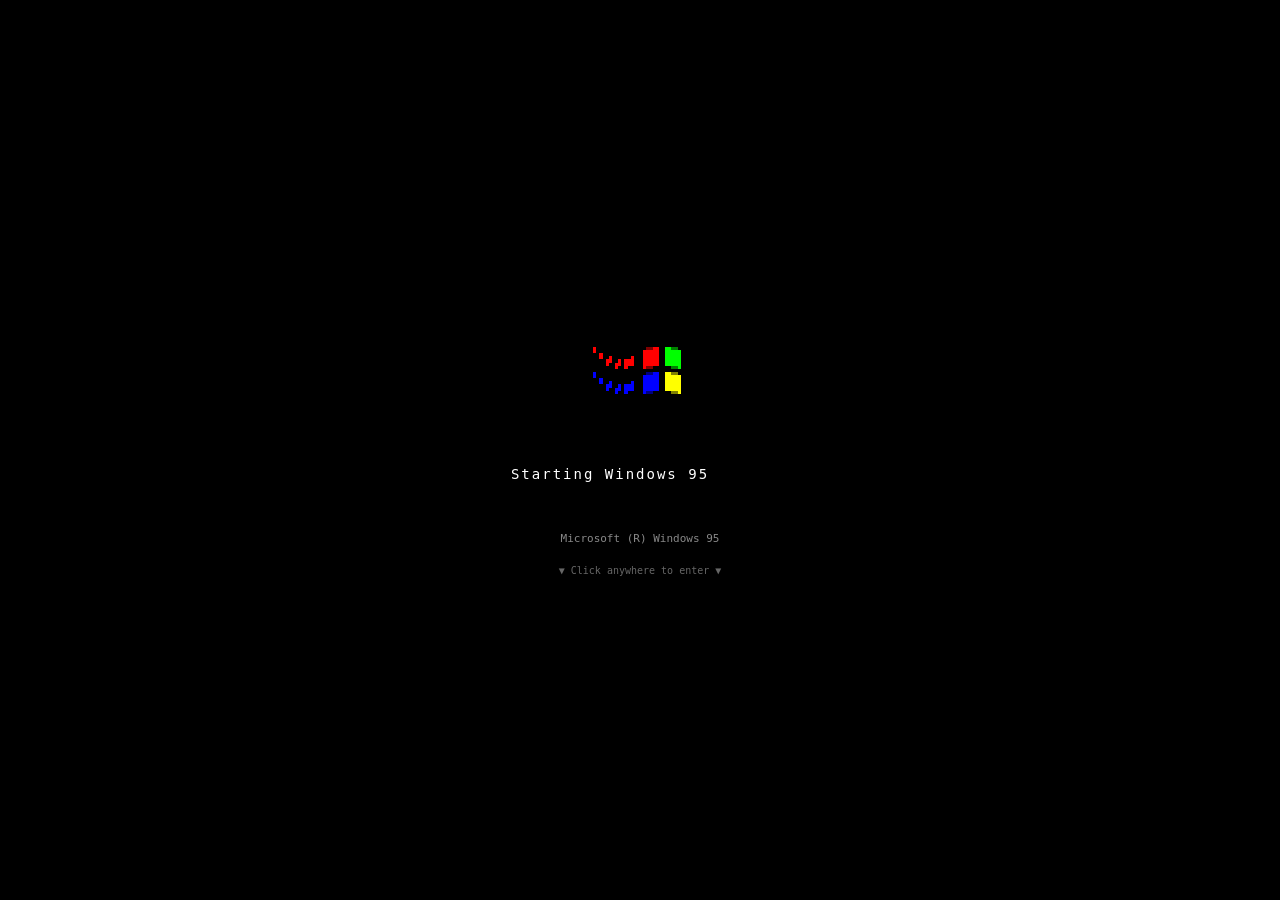
<file: index.html>
<!DOCTYPE html>
<html lang="en">
<head>
    <meta charset="UTF-8">
    <meta name="viewport" content="width=device-width, initial-scale=1.0, user-scalable=yes">
    <title>📀 NostalgiaOS</title>
    <link href="https://fonts.googleapis.com/css2?family=Press+Start+2P&display=swap" rel="stylesheet">
    <style>
        * { margin: 0; padding: 0; box-sizing: border-box; user-select: none; }
                html, body {
            margin: 0;
            padding: 0;
            min-height: 100vh;
            width: 100%;
        }
        body { font-family: "MS Sans Serif", Tahoma, sans-serif; overflow: hidden; position: fixed; top: 0; left: 0; right: 0; bottom: 0; transition: background-image 0.3s ease; background-attachment: fixed; }
        .desktop { position: absolute; top: 0; left: 0; right: 0; bottom: 40px; overflow: auto; padding: 20px; z-index: 1; }
        .icons-container { position: relative; min-height: 100%; }
        
        .desktop-icon, .folder-icon {
            position: relative; width: 90px; text-align: center; cursor: pointer;
            padding: 8px 4px; color: white; font-size: 11px; display: inline-block;
            vertical-align: top; background: transparent; border-radius: 2px;
            transition: left 0.05s ease, top 0.05s ease;
        }
        .desktop-icon:hover, .folder-icon:hover { background: rgba(0,0,128,0.7); outline: 1px dotted white; }
        .desktop-icon.selected, .folder-icon.selected {
            background: #000080;
            outline: 1px solid #ffffff;
        }
        .desktop-icon .icon-img, .folder-icon .icon-img { font-size: 48px; display: block; margin-bottom: 8px; pointer-events: none; }
        .desktop-icon img, .folder-icon img { width: 48px; height: 48px; display: block; margin: 0 auto 8px; pointer-events: none; }
        .icon-label { word-break: break-word; pointer-events: none; text-shadow: 1px 1px 0 #000; }
        
        .icon-action-btn {
            position: absolute; top: -5px; width: 18px; height: 18px;
            background: #c0c0c0; border: 1px solid #000; border-radius: 10px;
            font-size: 11px; line-height: 16px; text-align: center;
            cursor: pointer; color: black; display: none; font-weight: bold; z-index: 10;
        }
        .delete-icon-btn { right: -5px; }
        .edit-icon-btn { left: -5px; }
        .lock-icon-btn { left: 20px; background: #000080; color: white; }
        .move-icon-btn { left: 42px; background: #008000; color: white; width: auto; padding: 0 4px; border-radius: 10px; white-space: nowrap; font-size: 9px; }
        .desktop-icon:hover .icon-action-btn, .folder-icon:hover .icon-action-btn,
        .desktop-icon.long-press .icon-action-btn { display: block; }
        .delete-icon-btn:hover { background: #ff0000; color: white; }
        .edit-icon-btn:hover { background: #000080; color: white; }
        .move-icon-btn:hover { background: #00aa00; color: white; }
        
        .sticker {
            position: absolute; cursor: move; z-index: 50; transition: box-shadow 0.1s ease; display: inline-block;
        }
        .sticker.selected { outline: 2px dotted #000080; outline-offset: 2px; }
        .sticker .delete-sticker {
            position: absolute; top: -8px; right: -8px; width: 16px; height: 16px;
            background: #c0c0c0; border: 1px solid #000; border-radius: 10px;
            font-size: 10px; text-align: center; line-height: 14px; cursor: pointer; display: none; z-index: 55;
        }
        .sticker:hover .delete-sticker { display: block; }
        .sticker.selected .delete-sticker { display: block; }
        
        .resize-handle {
            position: absolute; width: 10px; height: 10px; background: #000080; border: 1px solid white; z-index: 60; display: none;
        }
        .sticker.selected .resize-handle { display: block; }
        .resize-handle.nw { top: -5px; left: -5px; cursor: nw-resize; }
        .resize-handle.n { top: -5px; left: 50%; transform: translateX(-50%); cursor: n-resize; }
        .resize-handle.ne { top: -5px; right: -5px; cursor: ne-resize; }
        .resize-handle.w { top: 50%; left: -5px; transform: translateY(-50%); cursor: w-resize; }
        .resize-handle.e { top: 50%; right: -5px; transform: translateY(-50%); cursor: e-resize; }
        .resize-handle.sw { bottom: -5px; left: -5px; cursor: sw-resize; }
        .resize-handle.s { bottom: -5px; left: 50%; transform: translateX(-50%); cursor: s-resize; }
        .resize-handle.se { bottom: -5px; right: -5px; cursor: se-resize; }
        
        .sticker img, .sticker .sticker-emoji { pointer-events: none; display: block; }
        
        .widget {
            position: absolute;
            background: #ffffcc;
            border: 2px solid #000;
            min-width: 200px;
            min-height: 150px;
            z-index: 100;
            box-shadow: 2px 2px 5px rgba(0,0,0,0.3);
            resize: both;
            overflow: auto;
        }
        .widget-title-bar {
            background: #000080;
            color: white;
            padding: 4px 8px;
            display: flex; justify-content: space-between;
            cursor: move;
            font-size: 11px;
        }
        .widget-content {
            padding: 8px;
            background: #ffffcc;
            height: calc(100% - 28px);
        }
        .widget-content textarea {
            width: 100%;
            height: 100%;
            min-height: 100px;
            font-family: inherit;
            border: none;
            background: #ffffcc;
            resize: none;
            outline: none;
            font-size: 12px;
        }
        .save-status { font-size: 9px; margin-right: 8px; color: #aaffaa; }
        .hide-widget { cursor: pointer; }
        
        .notes-manager {
            position: fixed;
            background: #c0c0c0;
            border: 2px solid #fff;
            border-right-color: #000;
            border-bottom-color: #000;
            width: 550px;
            height: 450px;
            z-index: 2100;
            display: none;
            flex-direction: column;
        }
        .notes-manager .title-bar {
            background: #000080;
            color: white;
            padding: 6px 8px;
            display: flex; justify-content: space-between;
            cursor: move;
        }
        .notes-list {
            flex: 1;
            overflow-y: auto;
            padding: 10px;
            background: #fff;
        }
        .note-item {
            background: #ffffcc;
            border: 1px solid #c0c0c0;
            margin-bottom: 10px;
            padding: 10px;
            cursor: pointer;
        }
        .note-item:hover { background: #ffff99; }
        .note-date { font-size: 10px; color: #666; margin-bottom: 5px; }
        .note-preview { font-size: 12px; white-space: nowrap; overflow: hidden; text-overflow: ellipsis; }
        .note-status { font-size: 10px; color: #666; margin-top: 5px; }
        .delete-note-btn {
            float: right;
            background: #c0c0c0;
            border: 1px solid #000;
            padding: 2px 6px;
            cursor: pointer;
            font-size: 10px;
        }
        .delete-note-btn:hover { background: #ff0000; color: white; }
        .show-note-btn {
            float: right;
            background: #000080;
            color: white;
            border: 1px solid #fff;
            padding: 2px 6px;
            cursor: pointer;
            font-size: 10px;
            margin-right: 5px;
        }
        .show-note-btn:hover { background: #0000aa; }
        
        .desktop-window {
            position: fixed; background: #c0c0c0; border: 2px solid #fff;
            border-right-color: #000; border-bottom-color: #000;
            min-width: 400px; min-height: 300px; z-index: 2000;
            display: flex; flex-direction: column; resize: both; overflow: auto;
        }
        .desktop-window .title-bar {
            background: #000080; color: white; padding: 6px 8px;
            display: flex; justify-content: space-between; cursor: grab;
            flex-shrink: 0;
        }
        .desktop-window .title-bar:active { cursor: grabbing; }
        .desktop-window .window-content { flex: 1; padding: 0; overflow: auto; background: white; }
        .desktop-window iframe { width: 100%; height: 100%; border: none; }
        .maximize-window, .close-window { cursor: pointer; margin-left: 6px; }
        
        .folder-window {
            position: fixed; background: #c0c0c0; border: 2px solid #fff;
            border-right-color: #000; border-bottom-color: #000;
            min-width: 450px; min-height: 350px; z-index: 1100; display: none;
            flex-direction: column;
        }
        .folder-window .title-bar {
            background: #000080; color: white; padding: 6px 8px;
            display: flex; justify-content: space-between; cursor: grab;
        }
        .folder-window .title-bar:active { cursor: grabbing; }
        .folder-toolbar {
            background: #dcdcdc; padding: 5px 10px; border-bottom: 1px solid #808080;
            display: flex; gap: 10px; align-items: center; flex-wrap: wrap;
        }
        .folder-toolbar button {
            background: #c0c0c0; border: 1px solid #808080; padding: 3px 8px;
            cursor: pointer; font-family: inherit; font-size: 11px;
        }
        .folder-toolbar button:active { background: #a0a0a0; }
        .folder-window .folder-content {
            padding: 15px; background: #fff; flex: 1;
            display: flex; flex-wrap: wrap; gap: 15px; align-content: flex-start;
            min-height: 250px; overflow-y: auto;
        }
        .folder-item {
            width: 80px; text-align: center; cursor: pointer; padding: 5px;
            border-radius: 2px; position: relative;
        }
        .folder-item:hover { background: #000080; color: white; }
        .folder-item .folder-item-img { font-size: 40px; display: block; margin-bottom: 5px; }
        .folder-item .folder-item-label { font-size: 10px; word-break: break-word; }
        .folder-item .remove-from-folder {
            position: absolute; top: -5px; right: -5px; width: 16px; height: 16px;
            background: #c0c0c0; border: 1px solid #000; border-radius: 10px;
            font-size: 10px; cursor: pointer; display: none;
        }
        .folder-item:hover .remove-from-folder { display: block; }
        .folder-item .move-to-desktop-btn {
            position: absolute; top: -5px; left: -5px; width: 16px; height: 16px;
            background: #008000; border: 1px solid #000; border-radius: 10px;
            font-size: 9px; cursor: pointer; display: none; color: white; line-height: 14px;
        }
        .folder-item:hover .move-to-desktop-btn { display: block; }
        
        .taskbar {
            background: #c0c0c0; border-top: 2px solid #ffffff; padding: 4px 8px;
            display: flex; align-items: center; gap: 8px; position: fixed;
            bottom: 0; left: 0; right: 0; height: 40px; z-index: 1000;
        }
        .start-button {
            background: #c0c0c0; border: 2px solid #ffffff; border-right-color: #808080;
            border-bottom-color: #808080; padding: 4px 12px; font-weight: bold;
            cursor: pointer; display: flex; align-items: center; gap: 6px;
            white-space: nowrap;
        }
        .start-button:active { border: 2px solid #808080; border-right-color: #fff; border-bottom-color: #fff; }
        
        .taskbar-windows-container {
            flex: 1;
            overflow-x: auto;
            overflow-y: hidden;
            white-space: nowrap;
            height: 100%;
            display: flex;
            align-items: center;
            gap: 4px;
            scrollbar-width: thin;
        }
        .taskbar-windows-container::-webkit-scrollbar { height: 4px; }
        .taskbar-window-btn {
            background: #c0c0c0; border: 1px solid #808080; padding: 2px 8px;
            font-size: 11px; cursor: pointer; max-width: 150px; overflow: hidden;
            text-overflow: ellipsis; white-space: nowrap; display: inline-block;
            flex-shrink: 0;
        }
        .taskbar-window-btn:hover { background: #a0a0a0; }
        
        .taskbar-time { margin-left: auto; background: #c0c0c0; border: 1px solid #808080; padding: 2px 8px; font-size: 11px; white-space: nowrap; }
        
        .start-menu {
            display: none; position: fixed; bottom: 40px; left: 8px;
            background: #c0c0c0; border: 2px solid #ffffff; border-right-color: #000;
            border-bottom-color: #000; min-width: 280px; z-index: 1001; padding: 4px 0;
        }
        .start-menu.show { display: block; }
        .start-menu-item { padding: 8px 12px; cursor: pointer; display: flex; align-items: center; gap: 8px; }
        .start-menu-item:hover { background: #000080; color: white; }
        .start-menu-divider { height: 1px; background: #808080; margin: 4px 0; }
        
        .modal {
            display: none; position: fixed; top: 0; left: 0; width: 100%; height: 100%;
            background: rgba(0,0,0,0.5); z-index: 2000; justify-content: center; align-items: center;
        }
        .modal-content {
            background: #c0c0c0; border: 2px solid #fff; border-right-color: #000;
            border-bottom-color: #000; width: 420px; max-width: 90%;
        }
        .modal-title-bar { background: #000080; color: white; padding: 6px 8px; display: flex; justify-content: space-between; cursor: move; }
        .modal-body { padding: 15px; }
        .modal-body input, .modal-body textarea, .modal-body select { width: 100%; margin-bottom: 10px; padding: 5px; font-family: inherit; border: 1px solid #808080; }
        .retro-button {
            background: #c0c0c0; border: 2px solid #fff; border-right-color: #000;
            border-bottom-color: #000; padding: 5px 10px; cursor: pointer; margin-top: 5px;
            font-family: inherit;
            font-size: 11px;
        }
        .retro-button:active { border: 2px solid #000; border-right-color: #fff; border-bottom-color: #fff; }
        
        .password-modal { text-align: center; }
        .hint-text { background: #ffffcc; padding: 8px; margin: 10px 0; font-size: 11px; border: 1px solid #808080; }
        
        .context-menu {
            position: fixed; background: #c0c0c0; border: 2px solid #fff;
            border-right-color: #000; border-bottom-color: #000;
            min-width: 150px; z-index: 10000; display: none;
        }
        .context-menu-item { padding: 6px 12px; cursor: pointer; font-size: 12px; }
        .context-menu-item:hover { background: #000080; color: white; }
        
        .boot-screen {
            position: fixed;
            top: 0;
            left: 0;
            width: 100%;
            height: 100%;
            background: #000000;
            color: #ffffff;
            display: flex;
            flex-direction: column;
            justify-content: center;
            align-items: center;
            z-index: 10001;
            font-family: "MS Sans Serif", Tahoma, monospace;
            cursor: pointer;
            animation: fadeIn 0.5s ease;
        }
        
        @keyframes fadeIn {
            from { opacity: 0; }
            to { opacity: 1; }
        }
        
        .boot-logo { font-size: 48px; margin-bottom: 30px; font-family: monospace; }
        .boot-text { font-size: 14px; margin-bottom: 10px; letter-spacing: 2px; }
        .boot-dots { font-size: 20px; font-family: monospace; min-width: 60px; text-align: left; display: inline-block; }
        .boot-subtext { font-size: 11px; margin-top: 40px; color: #888; }
        .boot-click-hint { font-size: 10px; margin-top: 20px; color: #666; animation: pulse 1.5s infinite; }
        
        @keyframes pulse {
            0%, 100% { opacity: 0.3; }
            50% { opacity: 1; }
        }
        
        .screensaver {
            position: fixed; top: 0; left: 0; width: 100%; height: 100%;
            background: #000; z-index: 9999; display: none; justify-content: center;
            align-items: center; cursor: pointer;
        }
        .screensaver.active { display: flex; }
        .recycle-window {
            position: fixed; top: 100px; left: 100px; width: 400px;
            background: #c0c0c0; border: 2px solid #fff; border-right-color: #000;
            border-bottom-color: #000; z-index: 1100; display: none;
        }
        
        @media (max-width: 768px) {
            .icons-container { display: grid; grid-template-columns: repeat(3, 1fr); gap: 15px 10px; }
            .desktop-icon, .folder-icon { position: static !important; width: auto; margin: 0 auto; }
            .desktop-window, .folder-window { top: 10px !important; left: 10px !important; right: 10px !important; bottom: 50px !important; width: auto !important; height: auto !important; min-width: unset; }
            .move-icon-btn { left: auto; right: 30px; }
            .taskbar-window-btn { max-width: 100px; font-size: 10px; }
            .resize-handle { width: 15px; height: 15px; }
            .notes-manager { width: 95%; height: 80%; left: 2.5% !important; top: 10% !important; }
            .boot-text { font-size: 10px; }
            .boot-logo { font-size: 32px; }
        }
    </style>
</head>
<body>

<div class="boot-screen" id="bootScreen">
    <div class="boot-logo">
        <img src="images/Windows_95_FLYING_WINDOWS.png" style="width: 100px; height: 100px; image-rendering: pixelated;">
    </div>
    <div class="boot-text">
        Starting Windows 95<span class="boot-dots" id="bootDots">...</span>
    </div>
    <div class="boot-subtext">Microsoft (R) Windows 95</div>
    <div class="boot-click-hint">▼ Click anywhere to enter ▼</div>
</div>

<div class="desktop" id="desktop" style="display: none;">
    <div class="icons-container" id="iconsContainer"></div>
</div>

<div class="taskbar" style="display: none;" id="taskbar">
    <div class="start-button" id="startButton">🪟 Start</div>
    <div class="taskbar-windows-container" id="taskbarWindowsContainer"></div>
    <div style="display: flex; align-items: center; gap: 4px; margin-left: auto;">
        <span id="cloudSyncIcon" style="cursor: pointer; font-size: 14px; color: white; background: #000080; padding: 2px 6px; border-radius: 2px;" title="Merge/Sync with GitHub Gist (combines data)">☁️</span>
        <div class="taskbar-time" id="clock"></div>
    </div>
</div>

<div class="start-menu" id="startMenu">
    <div class="start-menu-item" id="addIconBtn">📌 Add Icon</div>
    <div class="start-menu-item" id="addFolderBtn">📁 Add Folder</div>
    <div class="start-menu-item" id="addWidgetBtn">📋 Add Sticky Note</div>
    <div class="start-menu-item" id="viewAllNotesBtn">📚 View All Notes</div>
    <div class="start-menu-item" id="addStickerBtn">✨ Add Decorative Sticker</div>
    <div class="start-menu-divider"></div>
    <div class="start-menu-item" id="recycleBinBtn">🗑️ Recycle Bin</div>
    <div class="start-menu-divider"></div>
    <div class="start-menu-item" id="sortByNameBtn">🔤 Sort Icons by Name</div>
    <div class="start-menu-item" id="sortByDateBtn">📅 Sort by Date</div>
    <div class="start-menu-divider"></div>
    <div class="start-menu-item" id="autoArrangeToggleBtn">🔲 Auto-arrange: OFF</div>
    <div class="start-menu-item" id="lineUpIconsBtn">📏 Line Up Icons</div>
    <div class="start-menu-divider"></div>
    <div class="start-menu-item" id="syncWithCloudBtn">☁️ Sync with Cloud</div>
    <div class="start-menu-divider"></div>
    <div class="start-menu-item" id="settingsBtn">⚙️ Settings</div>
</div>

<div class="notes-manager" id="notesManager">
    <div class="title-bar" id="notesManagerTitleBar">
        <span>📚 All Sticky Notes</span>
        <span style="cursor:pointer" id="closeNotesManager">✗</span>
    </div>
    <div class="notes-list" id="notesList"></div>
    <div style="padding:8px; background:#c0c0c0; display:flex; gap:8px;">
        <button id="showAllNotesBtn" class="retro-button">📂 Show All Notes</button>
        <button id="deleteAllNotesBtn" class="retro-button">🗑️ Delete All Notes</button>
    </div>
</div>

<div class="modal" id="iconModal"><div class="modal-content" id="modalContent"><div class="modal-title-bar" id="modalTitleBar"><span id="modalTitle">Add Icon</span><span style="cursor:pointer" id="closeModal">✗</span></div><div class="modal-body"><input type="text" id="iconLabel" placeholder="📝 Icon name"><input type="text" id="iconLink" placeholder="🔗 Link URL"><input type="text" id="iconImageUrl" placeholder="🖼️ Emoji or image URL"><input type="password" id="iconPin" placeholder="🔒 Password (leave blank for no lock)"><input type="text" id="iconHint" placeholder="💡 Password hint (optional)"><select id="iconFolderSelect"><option value="">-- Desktop (No Folder) --</option></select><button id="saveIconBtn" class="retro-button">Save Icon</button></div></div></div>

<div class="modal" id="folderModal"><div class="modal-content"><div class="modal-title-bar">Add/Edit Folder<span style="cursor:pointer" id="closeFolderModal">✗</span></div><div class="modal-body"><input type="text" id="folderName" placeholder="📁 Folder name"><input type="password" id="folderPin" placeholder="🔒 Password (leave blank for no lock)"><input type="text" id="folderHint" placeholder="💡 Password hint (optional)"><button id="saveFolderBtn" class="retro-button">Save Folder</button></div></div></div>

<div class="modal" id="passwordModal" class="password-modal"><div class="modal-content"><div class="modal-title-bar">🔒 Password Required<span style="cursor:pointer" id="closePasswordModal">✗</span></div><div class="modal-body" id="passwordModalBody"><input type="password" id="passwordInput" placeholder="Enter password"><div id="hintDisplay" class="hint-text" style="display:none;"></div><button id="submitPasswordBtn" class="retro-button">Unlock</button><button id="cancelPasswordBtn" class="retro-button">Cancel</button></div></div></div>

<div class="modal" id="removePasswordModal"><div class="modal-content"><div class="modal-title-bar">Remove Password<span style="cursor:pointer" id="closeRemovePasswordModal">✗</span></div><div class="modal-body"><p>Enter current password to remove password protection:</p><input type="password" id="removePasswordInput" placeholder="Current password"><div id="removeHintDisplay" class="hint-text" style="display:none;"></div><button id="confirmRemovePasswordBtn" class="retro-button">Remove Password</button><button id="cancelRemovePasswordBtn" class="retro-button">Cancel</button></div></div></div>

<div class="modal" id="moveToFolderModal"><div class="modal-content"><div class="modal-title-bar">Move to Folder<span style="cursor:pointer" id="closeMoveModal">✗</span></div><div class="modal-body"><select id="moveFolderSelect"><option value="">-- Desktop (No Folder) --</option></select><button id="confirmMoveBtn" class="retro-button">Move Icon</button></div></div></div>

<div class="modal" id="wallpaperModal"><div class="modal-content"><div class="modal-title-bar">Change Wallpaper<span style="cursor:pointer" id="closeWallpaperModal">✗</span></div><div class="modal-body"><input type="text" id="wallpaperUrl" placeholder="https://example.com/wallpaper.jpg"><button id="setWallpaperBtn" class="retro-button">Set Wallpaper</button><button id="resetWallpaperBtn" class="retro-button">Reset to Default</button></div></div></div>

<div class="modal" id="themeModal"><div class="modal-content"><div class="modal-title-bar">Theme Colors<span style="cursor:pointer" id="closeThemeModal">✗</span></div><div class="modal-body"><select id="themeSelect"><option value="teal">Windows 95 Teal</option><option value="silver">Classic Silver</option></select><button id="applyThemeBtn" class="retro-button">Apply</button></div></div></div>

<div class="modal" id="stickerSelectorModal"><div class="modal-content"><div class="modal-title-bar">Add Decorative Sticker<span style="cursor:pointer" id="closeStickerSelectorModal">✗</span></div><div class="modal-body"><p>Choose a sticker type:</p><button id="stickerEmojiBtn" class="retro-button">😀 Emoji Sticker</button><button id="stickerImageUrlBtn" class="retro-button">🖼️ Image URL Sticker</button><div id="emojiGrid" style="display:none; margin-top:10px; display: flex; flex-wrap: wrap; gap: 10px;"></div><input type="text" id="stickerImageUrl" placeholder="Image URL" style="display:none; margin-top:10px;"><button id="addImageStickerBtn" class="retro-button" style="display:none;">Add Image Sticker</button></div></div></div>

<div class="recycle-window" id="recycleWindow"><div class="title-bar" id="recycleTitleBar">🗑️ Recycle Bin<span style="cursor:pointer" id="closeRecycleWindow">✗</span></div><div class="content" id="recycleContent" style="padding:10px; max-height:300px; overflow-y:auto; background:#fff;"></div><div style="padding:8px"><button id="emptyRecycleBtn" class="retro-button">Empty Bin</button></div></div>

<div class="screensaver" id="screensaver"><div class="screensaver-text">✨ ~ Dreaming ~ ✨</div></div>
<div class="context-menu" id="contextMenu"></div>

<script>
    let icons = [];
    let folders = [];
    let stickers = [];
    let widgets = [];
    let recycleBin = [];
    let openWindows = [];
    let currentWallpaper = '';
    let currentTheme = 'teal';
    let nextWindowZ = 2100;
    let contextItemId = null;
    let contextItemType = null;
    let selectedStickerId = null;
    let hideHandlesTimeout = null;
    let openGameWindows = {};
    
    let pendingPasswordCallback = null;
    let pendingPasswordItem = null;
    
    let audioUnlocked = false;
    let startupSoundPlayed = false;
    
    const GRID_SIZE = 20;
    let autoArrangeEnabled = false;
    let currentWallpaperScaleMode = localStorage.getItem('wallpaperScaleMode') || 'cover';
    
    const wallpaperGallery = [
        { name: "Windows 95 Teal", url: "", isDefault: true },
        { name: "Windows Pixel", url: "wallpapers/wp4766447-green-aesthetic-computer-wallpapers.png" },
        { name: "Windows Paradise", url: "wallpapers/wp4591626-90s-aesthetic-desktop-wallpapers.jpg" },
        { name: "90s Shows", url: "wallpapers/wp5189745-aesthetic-90s-desktop-wallpapers.jpg" },
        { name: "Living in the 90s", url: "wallpapers/wp5952170-90s-computer-aesthetic-wallpapers.png" },
        { name: "Cartoons Galore", url: "wallpapers/wp5952182-90s-computer-aesthetic-wallpapers.jpg" },
        { name: "VHS Statue", url: "wallpapers/wp6092697-90s-aesthetic-room-wallpapers.jpg" },
        { name: "Desktop in a Desktop", url: "wallpapers/wp8614390-aesthetic-90s-pc-wallpapers.jpg" },
        { name: "Sailor Moon", url: "wallpapers/wp8614435-aesthetic-90s-pc-wallpapers.jpg" },
        { name: "Brekkie Time", url: "wallpapers/wp8614436-aesthetic-90s-pc-wallpapers.jpg" },
        { name: "Rooftop Chill", url: "wallpapers/wp8614453-aesthetic-90s-pc-wallpapers.jpg" } 
    ];
    
    function snapToGrid(value) {
        return Math.round(value / GRID_SIZE) * GRID_SIZE;
    }
    
    function pixelToPercentage(pixel, viewportSize) {
        return (pixel / viewportSize) * 100;
    }
    
    function percentageToPixel(percentage, viewportSize) {
        return (percentage / 100) * viewportSize;
    }
    
    function saveStickerPosition(sticker) {
        const viewportWidth = window.innerWidth;
        const viewportHeight = window.innerHeight;
        sticker.xPercent = pixelToPercentage(sticker.x || 100, viewportWidth);
        sticker.yPercent = pixelToPercentage(sticker.y || 100, viewportHeight);
    }
    
    function loadStickerPosition(sticker) {
        const viewportWidth = window.innerWidth;
        const viewportHeight = window.innerHeight;
        if (sticker.xPercent !== undefined && sticker.yPercent !== undefined) {
            sticker.x = percentageToPixel(sticker.xPercent, viewportWidth);
            sticker.y = percentageToPixel(sticker.yPercent, viewportHeight);
        }
        sticker.x = Math.max(20, Math.min(sticker.x || 100, viewportWidth - 100));
        sticker.y = Math.max(20, Math.min(sticker.y || 100, viewportHeight - 100));
        return sticker;
    }
    
    function repositionStickersOnResize() {
        stickers.forEach(sticker => {
            if (sticker.xPercent !== undefined && sticker.yPercent !== undefined) {
                sticker.x = percentageToPixel(sticker.xPercent, window.innerWidth);
                sticker.y = percentageToPixel(sticker.yPercent, window.innerHeight);
                sticker.x = Math.max(20, Math.min(sticker.x, window.innerWidth - 100));
                sticker.y = Math.max(20, Math.min(sticker.y, window.innerHeight - 100));
            }
        });
        renderStickers();
        saveAll();
    }
    
    function addTimestamp(item) {
        if (!item.lastModified) item.lastModified = Date.now();
        if (!item.dateAdded) item.dateAdded = Date.now();
        if (item.emoji !== undefined && item.x !== undefined && item.xPercent === undefined) {
            item.xPercent = pixelToPercentage(item.x, window.innerWidth || 1920);
            item.yPercent = pixelToPercentage(item.y, window.innerHeight || 1080);
        }
        return item;
    }
    
    function getFullData() {
        return {
            desktop: { icons, folders, stickers, widgets, recycleBin, currentWallpaper, currentTheme, autoArrangeEnabled },
            bucketlist: localStorage.getItem('bucketlist_items') ? JSON.parse(localStorage.getItem('bucketlist_items')) : [],
            journal: localStorage.getItem('journal_entries') ? JSON.parse(localStorage.getItem('journal_entries')) : [],
            recipes: localStorage.getItem('recipe_book') ? JSON.parse(localStorage.getItem('recipe_book')) : [],
            backupDate: new Date().toISOString(),
            version: '1.0'
        };
    }
    
    function applyRestoreData(allData) {
        if (allData.desktop) {
            if (allData.desktop.icons) icons = allData.desktop.icons;
            if (allData.desktop.folders) folders = allData.desktop.folders;
            if (allData.desktop.stickers) stickers = allData.desktop.stickers;
            if (allData.desktop.recycleBin) recycleBin = allData.desktop.recycleBin;
            if (allData.desktop.currentWallpaper) currentWallpaper = allData.desktop.currentWallpaper;
            if (allData.desktop.currentTheme) currentTheme = allData.desktop.currentTheme;
            if (allData.desktop.autoArrangeEnabled !== undefined) autoArrangeEnabled = allData.desktop.autoArrangeEnabled;
            saveAll();
        }
        if (allData.bucketlist) localStorage.setItem('bucketlist_items', JSON.stringify(allData.bucketlist));
        if (allData.journal) localStorage.setItem('journal_entries', JSON.stringify(allData.journal));
        if (allData.recipes) localStorage.setItem('recipe_book', JSON.stringify(allData.recipes));
        
        alert('✅ Restore successful! The page will now reload with your restored data.');
        location.reload();
    }
    
    function emailBackup() {
        const now = new Date();
        const dateStr = now.toLocaleDateString('en-US', { year: 'numeric', month: 'long', day: 'numeric' });
        const timeStr = now.toLocaleTimeString('en-US', { hour: '2-digit', minute: '2-digit' });
        
        const allData = getFullData();
        const dataStr = JSON.stringify(allData, null, 2);
        const dataSizeKB = Math.round(dataStr.length / 1024);
        
        const emailBody = `NostalgiaOS Backup - ${dateStr} at ${timeStr}
=============================================

Your backup data is below. To restore:
1. Copy ALL the text between the lines below
2. Go to NostalgiaOS > Settings > Backup
3. Choose "Restore from Pasted Text" and paste the text

Backup size: ${dataSizeKB} KB
Total items: ${icons.length} icons, ${folders.length} folders, ${stickers.length} stickers

---------- START BACKUP DATA ----------
${dataStr}
---------- END BACKUP DATA ----------

Keep this email safe! You can use it to restore your NostalgiaOS data on any device.
`;
        
        const subject = encodeURIComponent(`NostalgiaOS Backup - ${dateStr}`);
        const body = encodeURIComponent(emailBody);
        const mailtoLink = `mailto:?subject=${subject}&body=${body}`;
        
        window.location.href = mailtoLink;
        
        navigator.clipboard.writeText(dataStr).then(() => {
            alert(`📧 Email backup prepared! Your backup (${dataSizeKB} KB) has been copied to your clipboard. Your email app will open.`);
        }).catch(() => {
            alert(`📧 Email window opening... Your backup (${dataSizeKB} KB) is ready.`);
        });
    }
    
    function copyBackupToClipboard() {
        const allData = getFullData();
        const dataStr = JSON.stringify(allData, null, 2);
        const dataSizeKB = Math.round(dataStr.length / 1024);
        
        navigator.clipboard.writeText(dataStr).then(() => {
            alert(`✅ Backup copied to clipboard! (${dataSizeKB} KB)`);
        }).catch(() => {
            alert('❌ Failed to copy. Your browser may not support clipboard access.');
        });
    }
    
    function completeRestore() {
        const modal = document.createElement('div');
        modal.style.cssText = 'position:fixed; top:0; left:0; width:100%; height:100%; background:rgba(0,0,0,0.7); z-index:10001; display:flex; justify-content:center; align-items:center;';
        
        const dialog = document.createElement('div');
        dialog.style.cssText = 'background:#c0c0c0; border:2px solid #fff; border-right-color:#000; border-bottom-color:#000; width:500px; max-width:90%; font-family:"MS Sans Serif",Tahoma,sans-serif;';
        
        dialog.innerHTML = `
            <div style="background:#000080; color:white; padding:6px 8px; display:flex; justify-content:space-between; cursor:move;">
                <span>📂 Complete Restore</span>
                <span style="cursor:pointer" id="closeRestoreModal">✗</span>
            </div>
            <div style="padding:15px;">
                <p style="margin-bottom:10px;">Choose how to restore your data:</p>
                <div style="margin-bottom:15px;">
                    <button id="restoreFromFileBtn" class="retro-button" style="width:100%; margin-bottom:8px;">📁 Restore from Backup File</button>
                    <button id="restoreFromTextBtn" class="retro-button" style="width:100%;">📝 Restore from Pasted Text</button>
                </div>
                <div id="pasteArea" style="display:none; margin-top:10px;">
                    <p style="margin-bottom:8px;">Paste your backup text below:</p>
                    <textarea id="restorePasteText" style="width:100%; height:200px; font-family:monospace; font-size:11px; border:1px solid #808080; padding:5px;" placeholder="Paste your backup JSON here..."></textarea>
                    <button id="executePasteRestoreBtn" class="retro-button" style="margin-top:10px; width:100%;">▶ Restore from Pasted Text</button>
                </div>
            </div>
        `;
        
        modal.appendChild(dialog);
        document.body.appendChild(modal);
        
        let isDragging = false, startX = 0, startY = 0;
        const titleBar = dialog.querySelector('div:first-child');
        
        titleBar.onmousedown = (e) => {
            if (e.target.id === 'closeRestoreModal') return;
            isDragging = true;
            startX = e.clientX - dialog.offsetLeft;
            startY = e.clientY - dialog.offsetTop;
            dialog.style.position = 'absolute';
            document.onmousemove = (moveEvent) => {
                if (!isDragging) return;
                dialog.style.left = (moveEvent.clientX - startX) + 'px';
                dialog.style.top = (moveEvent.clientY - startY) + 'px';
            };
            document.onmouseup = () => { isDragging = false; document.onmousemove = null; };
        };
        
        document.getElementById('closeRestoreModal').onclick = () => modal.remove();
        
        document.getElementById('restoreFromFileBtn').onclick = () => {
            modal.remove();
            const input = document.createElement('input');
            input.type = 'file';
            input.accept = 'application/json';
            input.onchange = (e) => {
                const file = e.target.files[0];
                if (!file) return;
                const reader = new FileReader();
                reader.onload = (event) => {
                    try {
                        const allData = JSON.parse(event.target.result);
                        applyRestoreData(allData);
                    } catch (err) { alert('❌ Invalid backup file'); }
                };
                reader.readAsText(file);
            };
            input.click();
        };
        
        document.getElementById('restoreFromTextBtn').onclick = () => {
            const pasteArea = document.getElementById('pasteArea');
            if (pasteArea.style.display === 'none') {
                pasteArea.style.display = 'block';
            } else {
                const text = document.getElementById('restorePasteText').value.trim();
                if (text) {
                    try {
                        const allData = JSON.parse(text);
                        applyRestoreData(allData);
                        modal.remove();
                    } catch (err) { alert('❌ Invalid backup text.'); }
                } else {
                    alert('Please paste your backup text first.');
                }
            }
        };
        
        document.getElementById('executePasteRestoreBtn').onclick = () => {
            const text = document.getElementById('restorePasteText').value.trim();
            if (!text) {
                alert('Please paste your backup text first.');
                return;
            }
            try {
                const allData = JSON.parse(text);
                applyRestoreData(allData);
                modal.remove();
            } catch (err) { alert('❌ Invalid backup text.'); }
        };
    }
    
    let settingsWindow = null;
    
    function openSettings() {
        if (settingsWindow && document.getElementById(settingsWindow)) {
            document.getElementById(settingsWindow).style.display = 'flex';
            document.getElementById(settingsWindow).style.zIndex = nextWindowZ++;
            return;
        }
        
        const winId = 'settingsWindow_' + Date.now();
        settingsWindow = winId;
        
        const win = document.createElement('div');
        win.className = 'desktop-window';
        win.id = winId;
        win.style.left = '100px';
        win.style.top = '80px';
        win.style.width = '550px';
        win.style.height = '520px';
        win.style.zIndex = nextWindowZ++;
        
        win.innerHTML = `
            <div class="title-bar">
                <span>⚙️ Settings</span>
                <div><span class="close-window" style="cursor:pointer; margin-left:6px;">✗</span></div>
            </div>
            <div style="background:#c0c0c0; padding:2px 0 0 2px; display:flex; gap:2px;">
                <button class="settings-tab" data-tab="system" style="background:#c0c0c0; border:2px solid #fff; border-right-color:#000; border-bottom-color:#000; padding:6px 12px; cursor:pointer;">🖥️ System</button>
                <button class="settings-tab" data-tab="desktop" style="background:#c0c0c0; border:2px solid #fff; border-right-color:#000; border-bottom-color:#000; padding:6px 12px; cursor:pointer;">🖼️ Desktop</button>
                <button class="settings-tab" data-tab="backup" style="background:#c0c0c0; border:2px solid #fff; border-right-color:#000; border-bottom-color:#000; padding:6px 12px; cursor:pointer;">💾 Backup</button>
                <button class="settings-tab" data-tab="cloud" style="background:#c0c0c0; border:2px solid #fff; border-right-color:#000; border-bottom-color:#000; padding:6px 12px; cursor:pointer;">☁️ Cloud</button>
                <button class="settings-tab" data-tab="about" style="background:#c0c0c0; border:2px solid #fff; border-right-color:#000; border-bottom-color:#000; padding:6px 12px; cursor:pointer;">ℹ️ About</button>
            </div>
            <div class="settings-content" style="background:#fff; flex:1; padding:15px; overflow:auto;">
                <div id="settings-tab-system" class="settings-tab-pane" style="display:block;">
                    <div style="margin-bottom:15px;">
                        <div style="background:#c0c0c0; padding:5px; margin-bottom:10px; font-weight:bold;">💡 General</div>
                        <label style="display:block; margin-bottom:10px;">
                            <input type="checkbox" id="settingsStartupSound" ${document.getElementById('startupSoundToggle')?.checked ? 'checked' : ''}> Play startup sound
                        </label>
                        <label style="display:block; margin-bottom:10px;">
                            <input type="checkbox" id="settingsAutoSave" checked disabled> Auto-save changes
                        </label>
                    </div>
                </div>
                
                <div id="settings-tab-desktop" class="settings-tab-pane" style="display:none;">
                    <div style="margin-bottom:15px;">
                        <div style="background:#c0c0c0; padding:5px; margin-bottom:10px; font-weight:bold;">🎨 Theme</div>
                        <select id="settingsThemeSelect" style="width:100%; margin-bottom:10px; padding:5px;">
                            <option value="teal" ${currentTheme === 'teal' ? 'selected' : ''}>Windows 95 Teal</option>
                            <option value="silver" ${currentTheme === 'silver' ? 'selected' : ''}>Classic Silver</option>
                        </select>
                        <button id="settingsApplyThemeBtn" class="retro-button">Apply Theme</button>
                    </div>
                   <div style="margin-bottom:15px;">
            <div style="background:#c0c0c0; padding:5px; margin-bottom:10px; font-weight:bold;">📐 Wallpaper Scaling</div>
            <select id="wallpaperScaleMode" style="width:100%; margin-bottom:10px; padding:5px;">
                <option value="cover" ${localStorage.getItem('wallpaperScaleMode') === 'cover' || !localStorage.getItem('wallpaperScaleMode') ? 'selected' : ''}>Cover (fills screen, may crop edges)</option>
                <option value="contain" ${localStorage.getItem('wallpaperScaleMode') === 'contain' ? 'selected' : ''}>Contain (shows all, may have borders)</option>
                <option value="100% 100%" ${localStorage.getItem('wallpaperScaleMode') === '100% 100%' ? 'selected' : ''}>Stretch (fills exactly, may distort)</option>
            </select>
            <button id="applyScaleModeBtn" class="retro-button">Apply Scaling</button>
        </div>
                    <div>
                        <div style="background:#c0c0c0; padding:5px; margin-bottom:10px; font-weight:bold;">🖼️ Wallpaper Gallery</div>
                        <div style="display:grid; grid-template-columns:repeat(3, 1fr); gap:8px; margin-bottom:10px; max-height:200px; overflow-y:auto; border:1px solid #808080; padding:8px;">
                            ${wallpaperGallery.map(wp => `
                                <div style="text-align:center; cursor:pointer; padding:5px; border:1px solid #808080; background:#fff; border-radius:2px;" class="wallpaper-option" data-url="${wp.url}" data-default="${wp.isDefault}">
                                    <div style="width:100%; height:60px; background:${wp.isDefault ? '#008080' : `url(${wp.url})`}; background-size:cover; background-position:center; border:1px solid #808080; margin-bottom:5px;"></div>
                                    <span style="font-size:10px;">${wp.name}</span>
                                </div>
                            `).join('')}
                        </div>
                        <div id="customUrlSection" style="margin-top:10px; border-top:1px solid #808080; padding-top:10px;">
                            <p style="font-size:11px; margin-bottom:5px;">📷 Custom Image URL:</p>
                            <input type="text" id="settingsWallpaperUrl" placeholder="https://example.com/wallpaper.jpg" style="width:100%; margin-bottom:8px; padding:5px;" value="${currentWallpaper}">
                            <button id="settingsSetWallpaperBtn" class="retro-button">Apply Custom</button>
                            <button id="settingsResetWallpaperBtn" class="retro-button" style="margin-left:5px;">Reset to Default</button>
                        </div>
                    </div>
                    <div style="margin-top:15px;">
                        <div style="background:#c0c0c0; padding:5px; margin-bottom:10px; font-weight:bold;">📐 Icon Layout</div>
                        <button id="settingsLineUpIconsBtn" class="retro-button">📏 Line Up Icons</button>
                        <button id="settingsSortByNameBtn" class="retro-button" style="margin-left:5px;">🔤 Sort by Name</button>
                        <button id="settingsSortByDateBtn" class="retro-button" style="margin-left:5px;">📅 Sort by Date</button>
                    </div>
                </div>
                
                <div id="settings-tab-backup" class="settings-tab-pane" style="display:none;">
                    <div style="background:#c0c0c0; padding:5px; margin-bottom:10px; font-weight:bold;">📦 BACKUP & RESTORE</div>
                    <div style="border:1px solid #808080; padding:10px;">
                        <div style="display:flex; justify-content:space-between; align-items:center; margin-bottom:12px;">
                            <span><strong>💾 Complete Backup</strong><br><span style="font-size:10px; color:#666;">Saves ALL your data</span></span>
                            <button id="settingsCompleteBackupBtn" class="retro-button">Backup Now</button>
                        </div>
                        <div style="display:flex; justify-content:space-between; align-items:center; margin-bottom:12px;">
                            <span><strong>📂 Complete Restore</strong><br><span style="font-size:10px; color:#666;">Restore from file or pasted text</span></span>
                            <button id="settingsCompleteRestoreBtn" class="retro-button">Restore...</button>
                        </div>
                        <div style="display:flex; justify-content:space-between; align-items:center; margin-bottom:12px;">
                            <span><strong>📋 Copy to Clipboard</strong><br><span style="font-size:10px; color:#666;">Copy backup to clipboard</span></span>
                            <button id="settingsCopyBackupBtn" class="retro-button">Copy</button>
                        </div>
                        <div style="display:flex; justify-content:space-between; align-items:center;">
                            <span><strong>📧 Email Backup</strong><br><span style="font-size:10px; color:#666;">Email backup to yourself</span></span>
                            <button id="settingsEmailBackupBtn" class="retro-button">Email</button>
                        </div>
                    </div>
                </div>
                
                <div id="settings-tab-cloud" class="settings-tab-pane" style="display:none;">
                    <div style="background:#c0c0c0; padding:5px; margin-bottom:10px; font-weight:bold;">☁️ GitHub Gist Sync</div>
                    <div style="border:1px solid #808080; padding:10px;">
                        <p style="margin-bottom:10px; font-size:11px;">Connect to GitHub Gist to sync data across devices.</p>
                        <label style="display:block; margin-bottom:5px;">Gist ID:</label>
                        <input type="text" id="settingsGistId" placeholder="Your Gist ID" style="width:100%; margin-bottom:10px; padding:5px;" value="${localStorage.getItem('gist_id') || ''}">
                        <label style="display:block; margin-bottom:5px;">GitHub Token:</label>
                        <input type="password" id="settingsGithubToken" placeholder="GitHub Personal Access Token" style="width:100%; margin-bottom:10px; padding:5px;" value="${localStorage.getItem('github_token') || ''}">
                        <div style="display:flex; gap:8px; flex-wrap:wrap;">
                            <button id="settingsSaveCloudBtn" class="retro-button">Save Credentials</button>
                            <button id="settingsSyncToCloudBtn" class="retro-button">Sync to Cloud</button>
                            <button id="settingsDownloadFromCloudBtn" class="retro-button">Download from Cloud</button>
                        </div>
                    </div>
                </div>
                
                <div id="settings-tab-about" class="settings-tab-pane" style="display:none;">
                    <div style="text-align:center; padding:20px;">
                        <div style="font-size:48px; margin-bottom:10px;">📀</div>
                        <h3>NostalgiaOS</h3>
                        <p style="margin:10px 0;">Version 2.0</p>
                        <p style="font-size:11px; color:#666;">A Windows 95-style personal website</p>
                        <p style="font-size:11px; margin-top:15px;">✨ Features: Draggable icons • Stickers • Sticky notes • Journal • Bucket List • Recipes • Cloud sync</p>
                        <p style="font-size:10px; margin-top:15px; color:#999;">All data saved locally in your browser</p>
                    </div>
                </div>
            </div>
            <div style="background:#c0c0c0; padding:8px; display:flex; justify-content:flex-end; border-top:1px solid #fff;">
                <button id="settingsOkBtn" class="retro-button" style="margin-right:4px;">OK</button>
                <button id="settingsCancelBtn" class="retro-button">Cancel</button>
            </div>
        `;
        
        document.body.appendChild(win);
        makeWindowDraggable(win, win.querySelector('.title-bar'));
        
        const tabs = win.querySelectorAll('.settings-tab');
        const panes = win.querySelectorAll('.settings-tab-pane');
        
        tabs.forEach(tab => {
            tab.onclick = () => {
                const tabName = tab.dataset.tab;
                panes.forEach(pane => pane.style.display = 'none');
                win.querySelector(`#settings-tab-${tabName}`).style.display = 'block';
                tabs.forEach(t => {
                    t.style.background = '#c0c0c0';
                    t.style.border = '2px solid #fff';
                    t.style.borderRightColor = '#000';
                    t.style.borderBottomColor = '#000';
                });
                tab.style.background = '#ffffff';
                tab.style.border = '2px solid #808080';
                tab.style.borderRightColor = '#fff';
                tab.style.borderBottomColor = '#fff';
            };
        });
        
        win.querySelector('.close-window').onclick = () => win.remove();
        
        win.querySelector('#settingsOkBtn').onclick = () => {
            const startupSound = win.querySelector('#settingsStartupSound').checked;
            document.getElementById('startupSoundToggle').checked = startupSound;
            localStorage.setItem('startupSoundEnabled', startupSound);
            win.remove();
        };
        
        win.querySelector('#settingsCancelBtn').onclick = () => win.remove();
        
        win.querySelector('#settingsApplyThemeBtn').onclick = () => {
            currentTheme = win.querySelector('#settingsThemeSelect').value;
            applyTheme();
            saveAll();
        };
         win.querySelector('#applyScaleModeBtn').onclick = () => {
            const selectedMode = win.querySelector('#wallpaperScaleMode').value;
            currentWallpaperScaleMode = selectedMode;
            localStorage.setItem('wallpaperScaleMode', selectedMode);
            if (currentWallpaper && currentWallpaper !== '') {
                document.body.style.backgroundSize = selectedMode;
                if (selectedMode === '100% 100%') {
                    document.body.style.backgroundPosition = 'top left';
                } else {
                    document.body.style.backgroundPosition = 'center center';
                }
            }
            alert(`✅ Wallpaper scaling changed to: ${selectedMode}`);
        };
win.querySelectorAll('.wallpaper-option').forEach(option => {
    option.onclick = () => {
        const url = option.dataset.url;
        const isDefault = option.dataset.default === 'true';
        
        if (isDefault) {
            currentWallpaper = '';
            document.body.style.backgroundImage = '';
            document.body.style.backgroundColor = '#008080';
            document.body.style.backgroundSize = currentWallpaperScaleMode;
            document.body.style.backgroundPosition = 'center center';
            document.body.style.backgroundRepeat = 'no-repeat';
        } else if (url) {
            currentWallpaper = url;
            document.body.style.backgroundImage = `url('${url}')`;
            document.body.style.backgroundSize = currentWallpaperScaleMode;
            document.body.style.backgroundPosition = 'center center';
            document.body.style.backgroundRepeat = 'no-repeat';
        }
        saveAll();
        const customUrlInput = win.querySelector('#settingsWallpaperUrl');
        if (customUrlInput) customUrlInput.value = currentWallpaper;
        win.querySelectorAll('.wallpaper-option').forEach(opt => opt.style.outline = 'none');
        option.style.outline = '2px solid #000080';
    };
});
        
        win.querySelector('#settingsSetWallpaperBtn').onclick = () => {
            const url = win.querySelector('#settingsWallpaperUrl').value;
            if (url) {
                currentWallpaper = url;
                document.body.style.backgroundImage = `url('${url}')`;
                document.body.style.backgroundSize = currentWallpaperScaleMode;
                document.body.style.backgroundPosition = 'center center';
                document.body.style.backgroundRepeat = 'no-repeat';
                saveAll();
                alert('✅ Custom wallpaper applied!');
            }
        };
        
        win.querySelector('#settingsResetWallpaperBtn').onclick = () => {
            currentWallpaper = '';
            document.body.style.backgroundImage = '';
            document.body.style.backgroundColor = '#008080';
            document.body.style.backgroundSize = currentWallpaperScaleMode;
            document.body.style.backgroundPosition = 'center center';
            document.body.style.backgroundRepeat = 'no-repeat';
            saveAll();
            win.querySelector('#settingsWallpaperUrl').value = '';
            win.querySelectorAll('.wallpaper-option').forEach(opt => opt.style.outline = 'none');
            alert('✅ Reset to default Windows 95 wallpaper.');
        };
        
        win.querySelector('#settingsLineUpIconsBtn').onclick = () => lineUpIcons();
        win.querySelector('#settingsSortByNameBtn').onclick = () => sortByName();
        win.querySelector('#settingsSortByDateBtn').onclick = () => sortByDate();
        
        win.querySelector('#settingsCompleteBackupBtn').onclick = () => completeBackup();
        win.querySelector('#settingsCompleteRestoreBtn').onclick = () => completeRestore();
        win.querySelector('#settingsCopyBackupBtn').onclick = () => copyBackupToClipboard();
        win.querySelector('#settingsEmailBackupBtn').onclick = () => emailBackup();
        
        win.querySelector('#settingsSaveCloudBtn').onclick = () => {
            const gistIdVal = win.querySelector('#settingsGistId').value.trim();
            const token = win.querySelector('#settingsGithubToken').value.trim();
            if (gistIdVal && token) saveGistCredentials(gistIdVal, token);
            else alert('Please enter both Gist ID and Token');
        };
        
        win.querySelector('#settingsSyncToCloudBtn').onclick = () => syncToGist();
        win.querySelector('#settingsDownloadFromCloudBtn').onclick = () => loadFromGist();
        
        win.style.display = 'flex';
    }
    
    function mergeArraysAdvanced(existing, incoming, idField = 'id') {
        const mergedMap = new Map();
        existing.forEach(item => mergedMap.set(item[idField], item));
        incoming.forEach(incomingItem => {
            const existingItem = mergedMap.get(incomingItem[idField]);
            if (!existingItem) {
                mergedMap.set(incomingItem[idField], incomingItem);
            } else {
                const existingTime = existingItem.lastModified || existingItem.dateAdded || 0;
                const incomingTime = incomingItem.lastModified || incomingItem.dateAdded || 0;
                if (incomingTime > existingTime) {
                    mergedMap.set(incomingItem[idField], incomingItem);
                }
            }
        });
        return Array.from(mergedMap.values());
    }
    
    function mergeDesktopAdvanced(existingDesktop, incomingDesktop) {
        return {
            icons: mergeArraysAdvanced(existingDesktop.icons || [], incomingDesktop.icons || [], 'id'),
            folders: mergeArraysAdvanced(existingDesktop.folders || [], incomingDesktop.folders || [], 'id'),
            stickers: mergeArraysAdvanced(existingDesktop.stickers || [], incomingDesktop.stickers || [], 'id'),
            widgets: mergeArraysAdvanced(existingDesktop.widgets || [], incomingDesktop.widgets || [], 'id'),
            recycleBin: mergeArraysAdvanced(existingDesktop.recycleBin || [], incomingDesktop.recycleBin || [], 'id'),
            currentWallpaper: incomingDesktop.currentWallpaper || existingDesktop.currentWallpaper,
            currentTheme: incomingDesktop.currentTheme || existingDesktop.currentTheme,
            autoArrangeEnabled: incomingDesktop.autoArrangeEnabled !== undefined ? incomingDesktop.autoArrangeEnabled : existingDesktop.autoArrangeEnabled
        };
    }
    
    function lineUpIcons() {
        const desktopIcons = icons.filter(icon => !icon.folderId);
        const desktopFolders = folders;
        let currentX = 30;
        let currentY = 30;
        desktopIcons.forEach((icon, index) => {
            icon.x = currentX;
            icon.y = currentY;
            currentX += 100;
            if (currentX > window.innerWidth - 150) {
                currentX = 30;
                currentY += 100;
            }
        });
        desktopFolders.forEach((folder, index) => {
            folder.x = currentX;
            folder.y = currentY;
            currentX += 100;
            if (currentX > window.innerWidth - 150) {
                currentX = 30;
                currentY += 100;
            }
        });
        saveAll();
        renderAll();
    }
    
    function toggleAutoArrange() {
        autoArrangeEnabled = !autoArrangeEnabled;
        const toggleBtn = document.getElementById('autoArrangeToggleBtn');
        if (toggleBtn) {
            toggleBtn.textContent = autoArrangeEnabled ? '🔲 Auto-arrange: ON' : '🔲 Auto-arrange: OFF';
        }
        if (autoArrangeEnabled) lineUpIcons();
        saveAll();
    }
    
    let gistId = null;
    let githubToken = null;
    
    function saveGistCredentials(id, token) {
        localStorage.setItem('gist_id', id);
        localStorage.setItem('github_token', token);
        gistId = id;
        githubToken = token;
        alert('✅ Gist credentials saved!');
    }
    
    function loadGistCredentials() {
        gistId = localStorage.getItem('gist_id');
        githubToken = localStorage.getItem('github_token');
        return !!(gistId && githubToken);
    }
    
    async function syncToGist() {
        if (!loadGistCredentials()) {
            const id = prompt('Enter your Gist ID:');
            const token = prompt('Enter your GitHub Personal Access Token (with gist scope):');
            if (id && token) {
                saveGistCredentials(id, token);
            } else {
                alert('❌ Gist ID and Token are required!');
                return;
            }
        }
        
        const cloudIcon = document.getElementById('cloudSyncIcon');
        if (cloudIcon) cloudIcon.style.opacity = '0.5';
        
        try {
            let cloudData = {
                desktop: { icons: [], folders: [], stickers: [], widgets: [], recycleBin: [], currentWallpaper: '', currentTheme: 'teal', autoArrangeEnabled: false },
                bucketlist: [],
                journal: [],
                recipes: [],
                lastSync: null
            };
            
            try {
                const response = await fetch(`https://api.github.com/gists/${gistId}`);
                if (response.ok) {
                    const gist = await response.json();
                    const file = gist.files['nostalgiaos-backup.json'];
                    if (file && file.content) cloudData = JSON.parse(file.content);
                }
            } catch (e) { console.log('No existing cloud data'); }
            
            const localData = {
                desktop: { icons: icons.map(addTimestamp), folders: folders.map(addTimestamp), stickers: stickers.map(addTimestamp), widgets: widgets.map(addTimestamp), recycleBin: recycleBin.map(addTimestamp), currentWallpaper, currentTheme, autoArrangeEnabled },
                bucketlist: (localStorage.getItem('bucketlist_items') ? JSON.parse(localStorage.getItem('bucketlist_items')) : []).map(addTimestamp),
                journal: (localStorage.getItem('journal_entries') ? JSON.parse(localStorage.getItem('journal_entries')) : []).map(addTimestamp),
                recipes: (localStorage.getItem('recipe_book') ? JSON.parse(localStorage.getItem('recipe_book')) : []).map(addTimestamp),
                lastSync: Date.now()
            };
            
            const mergedDesktop = mergeDesktopAdvanced(cloudData.desktop, localData.desktop);
            const mergedBucketlist = mergeArraysAdvanced(cloudData.bucketlist, localData.bucketlist, 'id');
            const mergedJournal = mergeArraysAdvanced(cloudData.journal, localData.journal, 'id');
            const mergedRecipes = mergeArraysAdvanced(cloudData.recipes, localData.recipes, 'id');
            
            const mergedData = {
                desktop: mergedDesktop,
                bucketlist: mergedBucketlist,
                journal: mergedJournal,
                recipes: mergedRecipes,
                lastSync: Date.now(),
                lastSyncTime: new Date().toISOString()
            };
            
            const response = await fetch(`https://api.github.com/gists/${gistId}`, {
                method: 'PATCH',
                headers: { 'Authorization': `token ${githubToken}`, 'Content-Type': 'application/json' },
                body: JSON.stringify({ files: { 'nostalgiaos-backup.json': { content: JSON.stringify(mergedData, null, 2) } } })
            });
            
            if (response.ok) {
                icons = mergedDesktop.icons;
                folders = mergedDesktop.folders;
                stickers = mergedDesktop.stickers;
                widgets = mergedDesktop.widgets;
                recycleBin = mergedDesktop.recycleBin;
                currentWallpaper = mergedDesktop.currentWallpaper;
                currentTheme = mergedDesktop.currentTheme;
                autoArrangeEnabled = mergedDesktop.autoArrangeEnabled;
                saveAll();
                localStorage.setItem('bucketlist_items', JSON.stringify(mergedBucketlist));
                localStorage.setItem('journal_entries', JSON.stringify(mergedJournal));
                localStorage.setItem('recipe_book', JSON.stringify(mergedRecipes));
                localStorage.setItem('lastSyncTime', mergedData.lastSyncTime);
                
                if (cloudIcon) {
                    cloudIcon.style.opacity = '1';
                    cloudIcon.style.color = '#00ff00';
                    setTimeout(() => { if (cloudIcon) cloudIcon.style.color = 'white'; }, 1000);
                }
                renderAll();
                alert('✅ Sync complete! Your data has been COMBINED with the cloud.');
            } else {
                if (cloudIcon) cloudIcon.style.opacity = '1';
                alert('❌ Sync failed');
            }
        } catch (err) {
            if (cloudIcon) cloudIcon.style.opacity = '1';
            alert('❌ Network error: ' + err.message);
        }
    }
    
    async function loadFromGist() {
        if (!loadGistCredentials()) {
            const id = prompt('Enter your Gist ID:');
            const token = prompt('Enter your GitHub Token:');
            if (id && token) saveGistCredentials(id, token);
            else { alert('❌ Required!'); return; }
        }
        
        const cloudIcon = document.getElementById('cloudSyncIcon');
        if (cloudIcon) cloudIcon.style.opacity = '0.5';
        
        try {
            const response = await fetch(`https://api.github.com/gists/${gistId}`);
            if (response.ok) {
                const gist = await response.json();
                const file = gist.files['nostalgiaos-backup.json'];
                if (file && file.content) {
                    const cloudData = JSON.parse(file.content);
                    const localData = {
                        desktop: { icons, folders, stickers, widgets, recycleBin, currentWallpaper, currentTheme, autoArrangeEnabled },
                        bucketlist: localStorage.getItem('bucketlist_items') ? JSON.parse(localStorage.getItem('bucketlist_items')) : [],
                        journal: localStorage.getItem('journal_entries') ? JSON.parse(localStorage.getItem('journal_entries')) : [],
                        recipes: localStorage.getItem('recipe_book') ? JSON.parse(localStorage.getItem('recipe_book')) : []
                    };
                    
                    const mergedDesktop = mergeDesktopAdvanced(localData.desktop, cloudData.desktop);
                    const mergedBucketlist = mergeArraysAdvanced(localData.bucketlist, cloudData.bucketlist, 'id');
                    const mergedJournal = mergeArraysAdvanced(localData.journal, cloudData.journal, 'id');
                    const mergedRecipes = mergeArraysAdvanced(localData.recipes, cloudData.recipes, 'id');
                    
                    icons = mergedDesktop.icons;
                    folders = mergedDesktop.folders;
                    stickers = mergedDesktop.stickers;
                    widgets = mergedDesktop.widgets;
                    recycleBin = mergedDesktop.recycleBin;
                    currentWallpaper = mergedDesktop.currentWallpaper;
                    currentTheme = mergedDesktop.currentTheme;
                    autoArrangeEnabled = mergedDesktop.autoArrangeEnabled;
                    saveAll();
                    localStorage.setItem('bucketlist_items', JSON.stringify(mergedBucketlist));
                    localStorage.setItem('journal_entries', JSON.stringify(mergedJournal));
                    localStorage.setItem('recipe_book', JSON.stringify(mergedRecipes));
                    
                    if (cloudIcon) cloudIcon.style.opacity = '1';
                    renderAll();
                    alert('✅ Data merged from cloud!');
                } else alert('❌ No backup file found');
            } else alert('❌ Failed to load');
        } catch (err) {
            if (cloudIcon) cloudIcon.style.opacity = '1';
            alert('❌ Error: ' + err.message);
        }
    }
    
    function completeBackup() {
        const allData = getFullData();
        const dataStr = JSON.stringify(allData, null, 2);
        const blob = new Blob([dataStr], { type: 'application/json' });
        const a = document.createElement('a');
        a.href = URL.createObjectURL(blob);
        a.download = `complete-backup-${new Date().toISOString().split('T')[0]}.json`;
        a.click();
        URL.revokeObjectURL(blob);
        alert('✅ Complete backup saved!');
    }
    
    function saveAll() {
        const allData = { icons, folders, stickers, widgets, recycleBin, currentWallpaper, currentTheme, autoArrangeEnabled };
        localStorage.setItem('retroDesktop', JSON.stringify(allData));
    }
    
function loadAll() {
    const saved = localStorage.getItem('retroDesktop');
    if (saved) {
        const data = JSON.parse(saved);
        icons = (data.icons || []).map(addTimestamp);
        folders = (data.folders || []).map(addTimestamp);
        stickers = (data.stickers || []).map(addTimestamp);
        widgets = [];
        recycleBin = (data.recycleBin || []).map(addTimestamp);
        currentWallpaper = data.currentWallpaper || '';
        currentTheme = data.currentTheme || 'teal';
        autoArrangeEnabled = data.autoArrangeEnabled || false;
    }
    if (icons.length === 0) {
        icons = [
            addTimestamp({ id: Date.now(), label: "Bucket List", link: "bucketlist.html", image: "📝", x: 30, y: 30, dateAdded: Date.now(), pin: "", hint: "", folderId: null }),
            addTimestamp({ id: Date.now()+1, label: "Comfort Corner", link: "comfort.html", image: "🧸", x: 130, y: 30, dateAdded: Date.now()+1, pin: "", hint: "", folderId: null }),
            addTimestamp({ id: Date.now()+2, label: "Recipes", link: "recipes.html", image: "🍳", x: 230, y: 30, dateAdded: Date.now()+2, pin: "", hint: "", folderId: null }),
            addTimestamp({ id: Date.now()+3, label: "Journal", link: "journal.html", image: "📔", x: 330, y: 30, dateAdded: Date.now()+3, pin: "", hint: "", folderId: null }),
            addTimestamp({ id: Date.now()+4, label: "Achilles Routine", link: "achilles.html", image: "🦶", x: 530, y: 30, dateAdded: Date.now()+4, pin: "", hint: "", folderId: null }),
            addTimestamp({ id: Date.now()+5, label: "👾 Games", link: "games.html", image: "👾", x: 430, y: 30, dateAdded: Date.now()+5, pin: "", hint: "", folderId: null })
        ];
    }
    
    const toggleBtn = document.getElementById('autoArrangeToggleBtn');
    if (toggleBtn) toggleBtn.textContent = autoArrangeEnabled ? '🔲 Auto-arrange: ON' : '🔲 Auto-arrange: OFF';
    applyTheme();
    
    if (currentWallpaper && currentWallpaper !== '') {
        document.body.style.backgroundImage = `url('${currentWallpaper}')`;
        document.body.style.backgroundSize = currentWallpaperScaleMode;
        document.body.style.backgroundPosition = 'center center';
        document.body.style.backgroundRepeat = 'no-repeat';
    } else {
        document.body.style.backgroundImage = '';
        document.body.style.backgroundColor = '#008080';
        document.body.style.backgroundSize = currentWallpaperScaleMode;
        document.body.style.backgroundPosition = 'center center';
        document.body.style.backgroundRepeat = 'no-repeat';
    }
    
    renderAll();
}
    
    function updateFolderSelects() {
        const select1 = document.getElementById('iconFolderSelect');
        const select2 = document.getElementById('moveFolderSelect');
        if (select1) {
            select1.innerHTML = '<option value="">-- Desktop (No Folder) --</option>';
            folders.forEach(f => { select1.innerHTML += `<option value="${f.id}">📁 ${escapeHtml(f.name)}</option>`; });
        }
        if (select2) {
            select2.innerHTML = '<option value="">-- Desktop (No Folder) --</option>';
            folders.forEach(f => { select2.innerHTML += `<option value="${f.id}">📁 ${escapeHtml(f.name)}</option>`; });
        }
    }
    
function unlockAudio() {
    if (audioUnlocked) return;
    const audioCtx = new (window.AudioContext || window.webkitAudioContext)();
    const silentBuffer = audioCtx.createBuffer(1, 1, 22050);
    const source = audioCtx.createBufferSource();
    source.buffer = silentBuffer;
    source.connect(audioCtx.destination);
    source.start();
    audioCtx.close();
    audioUnlocked = true;
    // Play sound AFTER unlocking
    playStartupSound();
}

function playStartupSound() { 
    if (!audioUnlocked || startupSoundPlayed) return;
    // Check if sound is enabled
    const soundEnabled = localStorage.getItem('startupSoundEnabled') !== 'false';
    if (soundEnabled) { 
        startupSoundPlayed = true;
        const audio = new Audio('sounds/winxp.mp3'); 
        audio.volume = 0.3; 
        audio.play().catch(e => console.log('Sound error:', e)); 
    } 
}
    
    function addTaskbarButton(windowId, title, windowElement) {
        const container = document.getElementById('taskbarWindowsContainer');
        const existingBtn = document.querySelector(`.taskbar-window-btn[data-window-id="${windowId}"]`);
        if (existingBtn) return existingBtn;
        const btn = document.createElement('div');
        btn.className = 'taskbar-window-btn';
        btn.setAttribute('data-window-id', windowId);
        btn.innerText = title.length > 20 ? title.substring(0, 18) + '...' : title;
        btn.onclick = () => { windowElement.style.zIndex = nextWindowZ++; windowElement.style.display = 'flex'; };
        container.appendChild(btn);
        container.scrollLeft = container.scrollWidth;
        return btn;
    }
    
    function removeTaskbarButton(windowId) {
        const btn = document.querySelector(`.taskbar-window-btn[data-window-id="${windowId}"]`);
        if (btn) btn.remove();
    }
    
    function refreshNotesManager() {
        const notesList = document.getElementById('notesList');
        if (!notesList) return;
        if (widgets.length === 0) {
            notesList.innerHTML = '<div style="text-align:center; padding:20px; color:#999;">📝 No sticky notes yet.</div>';
            return;
        }
        notesList.innerHTML = '';
        widgets.slice().reverse().forEach(widget => {
            const date = new Date(widget.dateAdded || widget.id).toLocaleString();
            const preview = widget.text ? widget.text.substring(0, 100) : '(empty note)';
            const widgetDiv = document.querySelector(`.widget[data-widget-id="${widget.id}"]`);
            const isVisible = widgetDiv && widgetDiv.style.display !== 'none';
            const noteDiv = document.createElement('div');
            noteDiv.className = 'note-item';
            noteDiv.innerHTML = `<div class="delete-note-btn" data-id="${widget.id}">✗</div><div class="show-note-btn" data-id="${widget.id}">📂 Show</div><div class="note-date">📅 ${date}</div><div class="note-preview">${escapeHtml(preview)}${widget.text && widget.text.length > 100 ? '...' : ''}</div><div class="note-status">${isVisible ? '🟢 Visible' : '🔴 Hidden'}</div>`;
            noteDiv.querySelector('.show-note-btn').onclick = () => { if (widgetDiv) { widgetDiv.style.display = 'block'; widgetDiv.style.zIndex = nextWindowZ++; saveAll(); refreshNotesManager(); } };
            noteDiv.querySelector('.delete-note-btn').onclick = () => { if (confirm('Delete?')) { if (widgetDiv) widgetDiv.remove(); widgets = widgets.filter(w => w.id !== widget.id); saveAll(); refreshNotesManager(); } };
            notesList.appendChild(noteDiv);
        });
    }
    
    function showNotesManager() {
        const manager = document.getElementById('notesManager');
        refreshNotesManager();
        manager.style.display = 'flex';
        manager.style.zIndex = nextWindowZ++;
    }
    
    function showAllNotes() {
        document.querySelectorAll('.widget').forEach(div => div.style.display = 'block');
        if (document.getElementById('notesManager').style.display === 'flex') refreshNotesManager();
    }
    
    function selectSticker(stickerId) {
        document.querySelectorAll('.sticker').forEach(s => s.classList.remove('selected'));
        if (hideHandlesTimeout) clearTimeout(hideHandlesTimeout);
        const stickerDiv = document.querySelector(`.sticker[data-id="${stickerId}"]`);
        if (stickerDiv) {
            stickerDiv.classList.add('selected');
            selectedStickerId = stickerId;
            hideHandlesTimeout = setTimeout(() => {
                if (selectedStickerId) {
                    const s = document.querySelector(`.sticker[data-id="${selectedStickerId}"]`);
                    if (s) s.classList.remove('selected');
                    selectedStickerId = null;
                }
            }, 3000);
        }
    }
    
    function makeStickerResizable(stickerDiv, stickerId) {
        const handles = ['nw', 'n', 'ne', 'w', 'e', 'sw', 's', 'se'];
        handles.forEach(dir => {
            const handle = document.createElement('div');
            handle.className = `resize-handle ${dir}`;
            stickerDiv.appendChild(handle);
            handle.addEventListener('mousedown', (e) => { e.preventDefault(); e.stopPropagation(); startResize(e, stickerDiv, stickerId, dir); });
            handle.addEventListener('touchstart', (e) => { e.preventDefault(); e.stopPropagation(); startResize(e, stickerDiv, stickerId, dir); });
        });
    }
    
    function startResize(e, stickerDiv, stickerId, direction) {
        e.preventDefault();
        e.stopPropagation();
        const startX = e.clientX ?? e.touches[0].clientX;
        const startY = e.clientY ?? e.touches[0].clientY;
        const startWidth = stickerDiv.offsetWidth;
        const startHeight = stickerDiv.offsetHeight;
        const startLeft = stickerDiv.offsetLeft;
        const startTop = stickerDiv.offsetTop;
        const sticker = stickers.find(s => s.id === stickerId);
        if (!sticker) return;
        
        function doResize(moveEvent) {
            const clientX = moveEvent.clientX ?? moveEvent.touches[0].clientX;
            const clientY = moveEvent.clientY ?? moveEvent.touches[0].clientY;
            const dx = clientX - startX;
            const dy = clientY - startY;
            let newWidth = startWidth, newHeight = startHeight, newLeft = startLeft, newTop = startTop;
            if (direction.includes('e')) newWidth = Math.max(20, startWidth + dx);
            if (direction.includes('w')) { newWidth = Math.max(20, startWidth - dx); newLeft = startLeft + dx; }
            if (direction.includes('s')) newHeight = Math.max(20, startHeight + dy);
            if (direction.includes('n')) { newHeight = Math.max(20, startHeight - dy); newTop = startTop + dy; }
            stickerDiv.style.width = newWidth + 'px';
            stickerDiv.style.height = newHeight + 'px';
            stickerDiv.style.left = newLeft + 'px';
            stickerDiv.style.top = newTop + 'px';
            const contentDiv = stickerDiv.querySelector('.sticker-content');
            if (contentDiv) {
                const baseSize = Math.min(newWidth, newHeight) * 0.8;
                if (sticker.isImage) {
                    const img = contentDiv.querySelector('img');
                    if (img) { img.style.maxWidth = '100%'; img.style.maxHeight = '100%'; }
                } else { contentDiv.style.fontSize = baseSize + 'px'; }
            }
            sticker.width = newWidth; sticker.height = newHeight; sticker.x = newLeft; sticker.y = newTop;
            saveStickerPosition(sticker);
            sticker.fontSize = Math.min(newWidth, newHeight) * 0.8;
            saveAll();
        }
        function stopResize() {
            document.removeEventListener('mousemove', doResize);
            document.removeEventListener('mouseup', stopResize);
            document.removeEventListener('touchmove', doResize);
            document.removeEventListener('touchend', stopResize);
        }
        document.addEventListener('mousemove', doResize);
        document.addEventListener('mouseup', stopResize);
        document.addEventListener('touchmove', doResize);
        document.addEventListener('touchend', stopResize);
    }
    
    function showPasswordModal(item, onSuccess) {
        pendingPasswordItem = item;
        pendingPasswordCallback = onSuccess;
        const modal = document.getElementById('passwordModal');
        const hintDisplay = document.getElementById('hintDisplay');
        hintDisplay.style.display = (item.hint && item.hint.trim()) ? 'block' : 'none';
        if (item.hint) hintDisplay.innerHTML = `💡 Hint: ${escapeHtml(item.hint)}`;
        document.getElementById('passwordInput').value = '';
        modal.style.display = 'flex';
    }
    
    function submitPassword() {
        const enteredPassword = document.getElementById('passwordInput').value;
        if (pendingPasswordCallback && pendingPasswordItem && enteredPassword === pendingPasswordItem.pin) {
            document.getElementById('passwordModal').style.display = 'none';
            pendingPasswordCallback(true);
            document.getElementById('passwordInput').value = '';
        } else { alert('Incorrect password!'); document.getElementById('passwordInput').value = ''; }
    }
    
    function cancelPassword() {
        if (pendingPasswordCallback) pendingPasswordCallback(false);
        document.getElementById('passwordModal').style.display = 'none';
        document.getElementById('passwordInput').value = '';
        pendingPasswordCallback = null; pendingPasswordItem = null;
    }
    
    let pendingRemoveId = null, pendingRemoveType = null;
    
    function showRemovePasswordModal(id, type, item) {
        pendingRemoveId = id; pendingRemoveType = type;
        const modal = document.getElementById('removePasswordModal');
        const hintDisplay = document.getElementById('removeHintDisplay');
        hintDisplay.style.display = (item.hint && item.hint.trim()) ? 'block' : 'none';
        if (item.hint) hintDisplay.innerHTML = `💡 Hint: ${escapeHtml(item.hint)}`;
        document.getElementById('removePasswordInput').value = '';
        modal.style.display = 'flex';
    }
    
    function confirmRemovePassword() {
        const enteredPassword = document.getElementById('removePasswordInput').value;
        let item = null;
        if (pendingRemoveType === 'icon') item = icons.find(i => i.id === pendingRemoveId);
        else if (pendingRemoveType === 'folder') item = folders.find(f => f.id === pendingRemoveId);
        if (item && item.pin === enteredPassword) {
            item.pin = ''; item.hint = ''; saveAll(); renderAll();
            alert('Password removed!');
            document.getElementById('removePasswordModal').style.display = 'none';
        } else alert('Incorrect password!');
        pendingRemoveId = null; pendingRemoveType = null;
    }
    
    function cancelRemovePassword() {
        document.getElementById('removePasswordModal').style.display = 'none';
        pendingRemoveId = null; pendingRemoveType = null;
    }
    
    function renderAll() {
        updateFolderSelects();
        renderIcons();
        renderFolders();
        renderStickers();
        renderWidgets();
        updateClock();
        attachIconEvents();
        const cloudIcon = document.getElementById('cloudSyncIcon');
        if (cloudIcon) {
            const lastSync = localStorage.getItem('lastSyncTime');
            cloudIcon.title = lastSync ? `Last sync: ${new Date(lastSync).toLocaleString()}` : 'Click to MERGE/SYNC data with cloud';
        }
    }
    
    function renderIcons() {
        const container = document.getElementById('iconsContainer');
        const existing = container.querySelectorAll('.desktop-icon:not(.folder-icon)');
        existing.forEach(el => el.remove());
        const desktopIcons = icons.filter(icon => !icon.folderId);
        desktopIcons.forEach(icon => {
            const div = document.createElement('div');
            div.className = 'desktop-icon';
            div.setAttribute('data-id', icon.id);
            div.setAttribute('data-type', 'icon');
            const isEmoji = icon.image && (icon.image.length <= 4 || /[\u{1F300}-\u{1F9FF}]/u.test(icon.image));
            div.innerHTML = `<div class="icon-action-btn edit-icon-btn" data-id="${icon.id}">✏️</div><div class="icon-action-btn delete-icon-btn" data-id="${icon.id}">✗</div><div class="icon-action-btn move-icon-btn" data-id="${icon.id}">📁 Move</div>${icon.pin ? `<div class="icon-action-btn lock-icon-btn" data-id="${icon.id}">🔒</div>` : ''}${isEmoji ? `<div class="icon-img">${icon.image || '📄'}</div>` : `<img src="${icon.image}" onerror="this.parentElement.innerHTML='<div class=icon-img>📄</div>'">`}<div class="icon-label">${escapeHtml(icon.label)}${icon.pin ? ' 🔒' : ''}</div>`;
            if (window.innerWidth > 768) {
                div.style.position = 'absolute';
                div.style.left = (icon.x || 30) + 'px';
                div.style.top = (icon.y || 30) + 'px';
                makeDraggable(div, icon.id, 'icon');
            }
            container.appendChild(div);
        });
    }
    
    function renderFolders() {
        const container = document.getElementById('iconsContainer');
        const existing = container.querySelectorAll('.folder-icon');
        existing.forEach(el => el.remove());
        folders.forEach(folder => {
            const div = document.createElement('div');
            div.className = 'folder-icon';
            div.setAttribute('data-id', folder.id);
            div.setAttribute('data-type', 'folder');
            div.innerHTML = `<div class="icon-action-btn edit-icon-btn" data-id="${folder.id}">✏️</div><div class="icon-action-btn delete-icon-btn" data-id="${folder.id}">✗</div>${folder.pin ? `<div class="icon-action-btn lock-icon-btn" data-id="${folder.id}">🔒</div>` : ''}<div class="icon-img">📁</div><div class="icon-label">${escapeHtml(folder.name)}${folder.pin ? ' 🔒' : ''} (${icons.filter(i => i.folderId === folder.id).length})</div>`;
            if (window.innerWidth > 768) {
                div.style.position = 'absolute';
                div.style.left = (folder.x || 30) + 'px';
                div.style.top = (folder.y || 30) + 'px';
                makeDraggable(div, folder.id, 'folder');
            }
            container.appendChild(div);
        });
    }
    
    function openFolderWithPassword(folderId) {
        const folder = folders.find(f => f.id === folderId);
        if (!folder) return;
        if (folder.pin) showPasswordModal(folder, (success) => { if (success) openFolder(folderId); });
        else openFolder(folderId);
    }
    
    function openIconWithPassword(icon) {
        if (icon.pin) showPasswordModal(icon, (success) => { if (success) openOrFocusWindow(icon.link, icon.label); });
        else if (icon.link) openOrFocusWindow(icon.link, icon.label);
    }
    
    function openOrFocusWindow(url, title) {
        const existing = openWindows.find(w => w.url === url && w.title === title);
        if (existing && existing.windowElement) {
            existing.windowElement.style.zIndex = nextWindowZ++;
            existing.windowElement.style.display = 'flex';
            return;
        }
        openInDesktopWindow(url, title);
    }
    
    function editIconWithPassword(icon) {
        if (icon.pin) showPasswordModal(icon, (success) => { if (success) openEditIconModal(icon.id); });
        else openEditIconModal(icon.id);
    }
    
    function editFolderWithPassword(folder) {
        if (folder.pin) showPasswordModal(folder, (success) => { if (success) openEditFolderModal(folder.id); });
        else openEditFolderModal(folder.id);
    }
    
    function moveIconToDesktop(iconId) {
        const icon = icons.find(i => i.id === iconId);
        if (icon) { icon.folderId = null; saveAll(); renderAll(); }
    }
    
    function moveAllToDesktop(folderId) {
        icons.forEach(icon => { if (icon.folderId === folderId) icon.folderId = null; });
        saveAll(); renderAll();
        const folderWindow = document.getElementById(`folder-${folderId}`);
        if (folderWindow && folderWindow.style.display === 'block') {
            const content = folderWindow.querySelector('.folder-content');
            if (content) renderFolderContents(folderId, content);
        }
    }
    
    function refreshFolderWindow(folderId) {
        const folderWindow = document.getElementById(`folder-${folderId}`);
        if (folderWindow && folderWindow.style.display === 'block') {
            const content = folderWindow.querySelector('.folder-content');
            if (content) renderFolderContents(folderId, content);
        }
    }
    
    function renderFolderContents(folderId, container) {
        const folder = folders.find(f => f.id === folderId);
        if (!folder) return;
        const folderIcons = icons.filter(icon => icon.folderId === folderId);
        container.innerHTML = '';
        if (folderIcons.length === 0) {
            container.innerHTML = '<div style="color:#999; text-align:center; width:100%; padding:20px;">📁 This folder is empty.</div>';
        }
        folderIcons.forEach(icon => {
            const itemDiv = document.createElement('div');
            itemDiv.className = 'folder-item';
            const isEmoji = icon.image && (icon.image.length <= 4 || /[\u{1F300}-\u{1F9FF}]/u.test(icon.image));
            itemDiv.innerHTML = `<div class="remove-from-folder" data-id="${icon.id}">✗</div><div class="move-to-desktop-btn" data-id="${icon.id}">🏠</div>${icon.pin ? '<div style="position:absolute; top:-5px; right:15px; font-size:10px;">🔒</div>' : ''}${isEmoji ? `<div class="folder-item-img">${icon.image || '📄'}</div>` : `<img src="${icon.image}" class="folder-item-img" style="width:40px; height:40px;">`}<div class="folder-item-label">${escapeHtml(icon.label)}</div>`;
            itemDiv.onclick = (e) => {
                if (e.target.classList.contains('remove-from-folder') || e.target.classList.contains('move-to-desktop-btn')) return;
                openIconWithPassword(icon);
            };
            itemDiv.querySelector('.remove-from-folder')?.addEventListener('click', (e) => {
                e.stopPropagation();
                deleteIcon(icon.id);
                refreshFolderWindow(folderId);
            });
            itemDiv.querySelector('.move-to-desktop-btn')?.addEventListener('click', (e) => {
                e.stopPropagation();
                moveIconToDesktop(icon.id);
                refreshFolderWindow(folderId);
            });
            container.appendChild(itemDiv);
        });
    }
    
    function openFolder(id) {
        const folder = folders.find(f => f.id === id);
        if (!folder) return;
        let win = document.getElementById(`folder-${id}`);
        if (win) { win.style.display = 'flex'; win.style.zIndex = nextWindowZ++; return; }
        win = document.createElement('div');
        win.className = 'folder-window';
        win.id = `folder-${id}`;
        win.style.left = '150px';
        win.style.top = '80px';
        win.style.width = '500px';
        win.style.height = '400px';
        win.style.zIndex = nextWindowZ++;
        win.innerHTML = `<div class="title-bar"><span>📁 ${escapeHtml(folder.name)}</span><span><span class="maximize-folder" style="cursor:pointer; margin-right:8px;">□</span><span class="close-folder" style="cursor:pointer;">✗</span></span></div><div class="folder-toolbar"><button class="move-all-to-desktop">🏠 Move All to Desktop</button><span style="font-size:10px; color:#555;">Tip: Click 🏠 on any icon to move it back</span></div><div class="folder-content" style="padding:15px; background:#fff; flex:1; display:flex; flex-wrap:wrap; gap:15px; align-content:flex-start; overflow-y:auto;"></div>`;
        document.body.appendChild(win);
        makeWindowDraggable(win, win.querySelector('.title-bar'));
        win.querySelector('.close-folder').onclick = () => win.remove();
        win.querySelector('.maximize-folder').onclick = () => {
            if (win.style.width === '100%') {
                win.style.width = '500px'; win.style.height = '400px';
                win.style.left = '150px'; win.style.top = '80px';
            } else {
                win.style.width = '100%'; win.style.height = 'calc(100% - 50px)';
                win.style.left = '0'; win.style.top = '0';
            }
        };
        win.querySelector('.move-all-to-desktop').onclick = () => moveAllToDesktop(id);
        win.onclick = () => win.style.zIndex = nextWindowZ++;
        const content = win.querySelector('.folder-content');
        renderFolderContents(id, content);
        win.style.display = 'flex';
    }
    
    function makeWindowDraggable(element, dragHandle) {
        let offsetX = 0, offsetY = 0, mouseX = 0, mouseY = 0, isDragging = false;
        dragHandle.onmousedown = startDrag;
        dragHandle.ontouchstart = startDrag;
        function startDrag(e) {
            if (e.target.classList.contains('close-folder') || e.target.classList.contains('maximize-folder') || e.target.classList.contains('close-window') || e.target.classList.contains('maximize-window')) return;
            e.preventDefault();
            isDragging = true;
            const clientX = e.clientX ?? e.touches[0].clientX;
            const clientY = e.clientY ?? e.touches[0].clientY;
            mouseX = clientX; mouseY = clientY;
            offsetX = element.offsetLeft; offsetY = element.offsetTop;
            document.onmouseup = stopDrag; document.onmousemove = drag;
            document.ontouchend = stopDrag; document.ontouchmove = drag;
            element.style.cursor = 'grabbing';
        }
        function drag(e) {
            if (!isDragging) return; e.preventDefault();
            const clientX = e.clientX ?? e.touches[0].clientX;
            const clientY = e.clientY ?? e.touches[0].clientY;
            let dx = clientX - mouseX, dy = clientY - mouseY;
            let newLeft = offsetX + dx, newTop = offsetY + dy;
            newLeft = Math.max(0, Math.min(newLeft, window.innerWidth - 100));
            newTop = Math.max(0, Math.min(newTop, window.innerHeight - 50));
            element.style.left = newLeft + 'px';
            element.style.top = newTop + 'px';
        }
        function stopDrag() {
            isDragging = false;
            document.onmouseup = null; document.onmousemove = null;
            document.ontouchend = null; document.ontouchmove = null;
            element.style.cursor = '';
        }
    }
    
    function moveIconToFolder(iconId, folderId) {
        const icon = icons.find(i => i.id === iconId);
        if (icon) {
            icon.folderId = folderId === '' ? null : parseInt(folderId);
            icon.x = 30; icon.y = 30;
            saveAll(); renderAll();
        }
    }
    
    function openMoveModal(iconId) {
        contextItemId = iconId;
        updateFolderSelects();
        document.getElementById('moveFolderSelect').value = '';
        document.getElementById('moveToFolderModal').style.display = 'flex';
    }
    
    function attachIconEvents() {
        const iconsList = document.querySelectorAll('.desktop-icon, .folder-icon');
        iconsList.forEach(el => {
            const id = parseInt(el.dataset.id);
            const isFolder = el.classList.contains('folder-icon');
            const icon = isFolder ? folders.find(f => f.id === id) : icons.find(i => i.id === id);
            if (!icon) return;
            const newEl = el.cloneNode(true);
            el.parentNode.replaceChild(newEl, el);
            const finalEl = newEl;
            finalEl.onclick = (e) => {
                if (e.target.classList.contains('icon-action-btn')) return;
                e.stopPropagation();
                document.querySelectorAll('.desktop-icon, .folder-icon').forEach(ic => ic.classList.remove('selected'));
                finalEl.classList.add('selected');
            };
            finalEl.ondblclick = (e) => {
                if (e.target.classList.contains('icon-action-btn')) return;
                e.stopPropagation();
                if (isFolder) {
                    if (icon.pin) showPasswordModal(icon, (success) => { if (success) openFolder(icon.id); });
                    else openFolder(icon.id);
                } else {
                    if (icon.link) {
                        if (icon.pin) showPasswordModal(icon, (success) => { if (success) openOrFocusWindow(icon.link, icon.label); });
                        else openOrFocusWindow(icon.link, icon.label);
                    }
                }
            };
            finalEl.oncontextmenu = (e) => { e.preventDefault(); showContextMenu(e.clientX, e.clientY, id, isFolder ? 'folder' : 'icon'); return false; };
            let pressTimer;
            finalEl.ontouchstart = () => { pressTimer = setTimeout(() => { finalEl.classList.add('long-press'); const rect = finalEl.getBoundingClientRect(); showContextMenu(rect.left, rect.top, id, isFolder ? 'folder' : 'icon'); }, 800); };
            finalEl.ontouchend = () => { clearTimeout(pressTimer); setTimeout(() => finalEl.classList.remove('long-press'), 100); };
            finalEl.ontouchmove = () => { clearTimeout(pressTimer); };
            const editBtn = finalEl.querySelector('.edit-icon-btn');
            const deleteBtn = finalEl.querySelector('.delete-icon-btn');
            const moveBtn = finalEl.querySelector('.move-icon-btn');
            const lockBtn = finalEl.querySelector('.lock-icon-btn');
            if (editBtn) editBtn.addEventListener('click', (e) => { e.stopPropagation(); if (isFolder) editFolderWithPassword(icon); else editIconWithPassword(icon); });
            if (deleteBtn) deleteBtn.addEventListener('click', (e) => { e.stopPropagation(); if (isFolder) deleteFolder(id); else deleteIcon(id); });
            if (moveBtn && !isFolder) moveBtn.addEventListener('click', (e) => { e.stopPropagation(); openMoveModal(id); });
            if (lockBtn) lockBtn.addEventListener('click', (e) => { e.stopPropagation(); if (isFolder) editFolderWithPassword(icon); else editIconWithPassword(icon); });
        });
    }
    
    function openEditIconModal(id) {
        const icon = icons.find(i => i.id === id);
        if (!icon) return;
        window.editingIconId = id;
        updateFolderSelects();
        document.getElementById('modalTitle').innerText = 'Edit Icon';
        document.getElementById('iconLabel').value = icon.label;
        document.getElementById('iconLink').value = icon.link || '';
        document.getElementById('iconImageUrl').value = icon.image || '';
        document.getElementById('iconPin').value = icon.pin || '';
        document.getElementById('iconHint').value = icon.hint || '';
        document.getElementById('iconFolderSelect').value = icon.folderId || '';
        document.getElementById('iconModal').style.display = 'flex';
    }
    
    function openEditFolderModal(id) {
        const folder = folders.find(f => f.id === id);
        if (!folder) return;
        window.editingFolderId = id;
        document.getElementById('folderName').value = folder.name;
        document.getElementById('folderPin').value = folder.pin || '';
        document.getElementById('folderHint').value = folder.hint || '';
        document.getElementById('folderModal').style.display = 'flex';
    }
    
    function editFolder(id) {
        const folder = folders.find(f => f.id === id);
        if (!folder) return;
        editFolderWithPassword(folder);
    }
    
    function showContextMenu(x, y, id, type) {
        contextItemId = id; contextItemType = type;
        const menu = document.getElementById('contextMenu');
        const item = type === 'icon' ? icons.find(i => i.id === id) : folders.find(f => f.id === id);
        if (type === 'icon') {
            menu.innerHTML = `<div class="context-menu-item" id="cm-open">🔗 Open</div><div class="context-menu-item" id="cm-edit">✏️ Edit</div><div class="context-menu-item" id="cm-move">📁 Move to Folder</div>${item && item.pin ? '<div class="context-menu-item" id="cm-remove-password">🔓 Remove Password</div>' : ''}<div class="context-menu-item" id="cm-delete">🗑️ Delete</div>`;
        } else {
            menu.innerHTML = `<div class="context-menu-item" id="cm-open">📂 Open</div><div class="context-menu-item" id="cm-edit">✏️ Edit</div>${item && item.pin ? '<div class="context-menu-item" id="cm-remove-password">🔓 Remove Password</div>' : ''}<div class="context-menu-item" id="cm-delete">🗑️ Delete</div>`;
        }
        menu.style.left = x + 'px'; menu.style.top = y + 'px'; menu.style.display = 'block';
        document.getElementById('cm-open').onclick = () => {
            if (type === 'icon') { const icon = icons.find(i => i.id === id); if (icon) openIconWithPassword(icon); }
            else openFolderWithPassword(id);
            menu.style.display = 'none';
        };
        document.getElementById('cm-edit').onclick = () => {
            if (type === 'icon') { const icon = icons.find(i => i.id === id); if (icon) editIconWithPassword(icon); }
            else { const folder = folders.find(f => f.id === id); if (folder) editFolderWithPassword(folder); }
            menu.style.display = 'none';
        };
        if (type === 'icon' && document.getElementById('cm-move')) {
            document.getElementById('cm-move').onclick = () => { openMoveModal(id); menu.style.display = 'none'; };
        }
        if (document.getElementById('cm-remove-password')) {
            document.getElementById('cm-remove-password').onclick = () => {
                if (type === 'icon') { const icon = icons.find(i => i.id === id); if (icon) showRemovePasswordModal(id, 'icon', icon); }
                else { const folder = folders.find(f => f.id === id); if (folder) showRemovePasswordModal(id, 'folder', folder); }
                menu.style.display = 'none';
            };
        }
        document.getElementById('cm-delete').onclick = () => { if (type === 'icon') deleteIcon(id); else deleteFolder(id); menu.style.display = 'none'; };
        setTimeout(() => { document.addEventListener('click', function closeMenu() { menu.style.display = 'none'; document.removeEventListener('click', closeMenu); }); }, 100);
    }
    
    function renderStickers() {
        const existing = document.querySelectorAll('.sticker');
        existing.forEach(s => s.remove());
        stickers.forEach(sticker => {
            const positionedSticker = loadStickerPosition({ ...sticker });
            const stickerDiv = document.createElement('div');
            stickerDiv.className = 'sticker';
            stickerDiv.setAttribute('data-id', sticker.id);
            stickerDiv.style.left = positionedSticker.x + 'px';
            stickerDiv.style.top = positionedSticker.y + 'px';
            const width = sticker.width || 60;
            const height = sticker.height || 60;
            stickerDiv.style.width = width + 'px';
            stickerDiv.style.height = height + 'px';
            const fontSize = sticker.fontSize || 48;
            if (sticker.isImage) {
                stickerDiv.innerHTML = `<div class="delete-sticker" data-id="${sticker.id}">✗</div><div class="sticker-content" style="width:100%; height:100%; display:flex; align-items:center; justify-content:center;"><img src="${escapeHtml(sticker.emoji)}" style="max-width:100%; max-height:100%; width:auto; height:auto;"></div>`;
            } else {
                stickerDiv.innerHTML = `<div class="delete-sticker" data-id="${sticker.id}">✗</div><div class="sticker-content sticker-emoji" style="width:100%; height:100%; display:flex; align-items:center; justify-content:center; font-size:${fontSize}px; line-height:1;">${sticker.emoji}</div>`;
            }
            document.querySelector('.desktop').appendChild(stickerDiv);
            makeStickerDraggable(stickerDiv, sticker.id);
            makeStickerResizable(stickerDiv, sticker.id);
            stickerDiv.addEventListener('click', (e) => { if (e.target.classList.contains('delete-sticker')) return; e.stopPropagation(); selectSticker(sticker.id); });
            stickerDiv.querySelector('.delete-sticker')?.addEventListener('click', (e) => {
                e.stopPropagation();
                stickers = stickers.filter(s => s.id !== sticker.id);
                if (selectedStickerId === sticker.id) selectedStickerId = null;
                saveAll(); renderStickers();
            });
        });
        document.querySelector('.desktop').addEventListener('click', (e) => {
            if (!e.target.closest('.sticker')) {
                document.querySelectorAll('.sticker').forEach(s => s.classList.remove('selected'));
                if (hideHandlesTimeout) clearTimeout(hideHandlesTimeout);
                selectedStickerId = null;
            }
        });
    }
    
    function makeStickerDraggable(stickerDiv, stickerId) {
        let offsetX = 0, offsetY = 0, mouseX = 0, mouseY = 0, isDragging = false;
        stickerDiv.onmousedown = startDrag;
        stickerDiv.ontouchstart = startDrag;
        function startDrag(e) {
            if (e.target.classList.contains('delete-sticker') || e.target.classList.contains('resize-handle')) return;
            e.preventDefault();
            isDragging = true;
            const clientX = e.clientX ?? e.touches[0].clientX;
            const clientY = e.clientY ?? e.touches[0].clientY;
            mouseX = clientX; mouseY = clientY;
            offsetX = stickerDiv.offsetLeft; offsetY = stickerDiv.offsetTop;
            document.onmouseup = stopDrag; document.onmousemove = drag;
            document.ontouchend = stopDrag; document.ontouchmove = drag;
            stickerDiv.style.cursor = 'grabbing';
            stickerDiv.style.zIndex = '1000';
        }
        function drag(e) {
            if (!isDragging) return; e.preventDefault();
            const clientX = e.clientX ?? e.touches[0].clientX;
            const clientY = e.clientY ?? e.touches[0].clientY;
            let dx = clientX - mouseX, dy = clientY - mouseY;
            let newLeft = offsetX + dx, newTop = offsetY + dy;
            newLeft = Math.max(0, Math.min(newLeft, window.innerWidth - 50));
            newTop = Math.max(0, Math.min(newTop, window.innerHeight - 50));
            stickerDiv.style.left = newLeft + 'px';
            stickerDiv.style.top = newTop + 'px';
            const sticker = stickers.find(s => s.id === stickerId);
            if (sticker) { 
                sticker.x = newLeft; 
                sticker.y = newTop;
                saveStickerPosition(sticker);
                saveAll(); 
            }
        }
        function stopDrag() {
            isDragging = false;
            document.onmouseup = null; document.onmousemove = null;
            document.ontouchend = null; document.ontouchmove = null;
            stickerDiv.style.cursor = ''; stickerDiv.style.zIndex = '';
        }
    }
    
    function renderWidgets() {
        const existing = document.querySelectorAll('.widget');
        existing.forEach(w => w.remove());
        widgets.forEach(widget => {
            const div = document.createElement('div');
            div.className = 'widget';
            div.setAttribute('data-widget-id', widget.id);
            div.style.left = (widget.x || 100) + 'px';
            div.style.top = (widget.y || 100) + 'px';
            div.style.width = (widget.width || 220) + 'px';
            div.style.height = (widget.height || 160) + 'px';
            div.style.position = 'absolute';
            div.style.display = 'block';
            div.innerHTML = `<div class="widget-title-bar"><span>📝 Sticky Note</span><div><span class="save-status" style="font-size:9px; margin-right:8px; color:#aaffaa;">💾 Saved</span><span class="hide-widget" data-id="${widget.id}" style="cursor:pointer;">✗</span></div></div><div class="widget-content"><textarea class="note-textarea" data-id="${widget.id}" placeholder="Write your note here...">${escapeHtml(widget.text || '')}</textarea></div>`;
            document.querySelector('.desktop').appendChild(div);
            makeWindowDraggable(div, div.querySelector('.widget-title-bar'));
            const textarea = div.querySelector('textarea');
            const saveStatus = div.querySelector('.save-status');
            let saveTimeout = null;
            textarea.addEventListener('input', (e) => { 
                widget.text = e.target.value;
                saveStatus.textContent = '💾 Saving...';
                saveStatus.style.color = '#ffffaa';
                if (saveTimeout) clearTimeout(saveTimeout);
                saveTimeout = setTimeout(() => {
                    saveAll();
                    saveStatus.textContent = '✅ Saved';
                    saveStatus.style.color = '#aaffaa';
                    setTimeout(() => { if (saveStatus) saveStatus.textContent = '💾 Saved'; }, 1000);
                    if (document.getElementById('notesManager').style.display === 'flex') refreshNotesManager();
                }, 300);
            });
            const hideBtn = div.querySelector('.hide-widget');
            hideBtn.addEventListener('click', () => {
                widget.text = textarea.value;
                saveAll();
                div.style.display = 'none';
                if (document.getElementById('notesManager').style.display === 'flex') refreshNotesManager();
            });
            div.addEventListener('focusout', () => {
                widget.text = textarea.value;
                saveAll();
                if (document.getElementById('notesManager').style.display === 'flex') refreshNotesManager();
            });
            const resizeObserver = new ResizeObserver(() => {
                if (div.style.display !== 'none') {
                    widget.width = div.offsetWidth;
                    widget.height = div.offsetHeight;
                    saveAll();
                }
            });
            resizeObserver.observe(div);
        });
    }
    
    function addWidget() {
        const newId = Date.now();
        widgets.push(addTimestamp({ id: newId, text: '', x: 100 + (widgets.length * 20), y: 100 + (widgets.length * 20), width: 220, height: 160, dateAdded: newId }));
        saveAll();
        renderWidgets();
    }
    
    function deleteAllNotes() {
        if (confirm('Delete ALL sticky notes permanently?')) {
            document.querySelectorAll('.widget').forEach(w => w.remove());
            widgets = [];
            saveAll();
            renderWidgets();
            refreshNotesManager();
        }
    }
    
    function makeDraggable(element, id, type) {
        let offsetX = 0, offsetY = 0, mouseX = 0, mouseY = 0, isDragging = false;
        element.onmousedown = startDrag;
        element.ontouchstart = startDrag;
        function startDrag(e) {
            if (e.target.classList?.contains('icon-action-btn') || e.target.classList?.contains('delete-sticker') || e.target.classList?.contains('close-widget')) return;
            e.preventDefault();
            e.stopPropagation();
            isDragging = true;
            const clientX = e.clientX ?? e.touches[0].clientX;
            const clientY = e.clientY ?? e.touches[0].clientY;
            mouseX = clientX; mouseY = clientY;
            offsetX = element.offsetLeft; offsetY = element.offsetTop;
            element.style.zIndex = '10000';
            element.style.cursor = 'grabbing';
            document.addEventListener('mousemove', onDrag);
            document.addEventListener('mouseup', stopDrag);
            document.addEventListener('touchmove', onDrag);
            document.addEventListener('touchend', stopDrag);
        }
        function onDrag(e) {
            if (!isDragging) return;
            e.preventDefault();
            const clientX = e.clientX ?? e.touches[0].clientX;
            const clientY = e.clientY ?? e.touches[0].clientY;
            let dx = clientX - mouseX, dy = clientY - mouseY;
            let newLeft = offsetX + dx, newTop = offsetY + dy;
            newLeft = Math.max(0, Math.min(newLeft, window.innerWidth - 100));
            newTop = Math.max(0, Math.min(newTop, window.innerHeight - 100));
            newLeft = snapToGrid(newLeft);
            newTop = snapToGrid(newTop);
            element.style.left = newLeft + "px";
            element.style.top = newTop + "px";
            updatePosition(type, id, newLeft, newTop);
            if (autoArrangeEnabled) {
                autoArrangeEnabled = false;
                const toggleBtn = document.getElementById('autoArrangeToggleBtn');
                if (toggleBtn) toggleBtn.textContent = '🔲 Auto-arrange: OFF';
                saveAll();
            }
        }
        function stopDrag() {
            if (!isDragging) return;
            isDragging = false;
            element.style.zIndex = '';
            element.style.cursor = '';
            if (type === 'icon') { const item = icons.find(i => i.id === id); if (item) item.lastModified = Date.now(); }
            else if (type === 'folder') { const item = folders.find(f => f.id === id); if (item) item.lastModified = Date.now(); }
            saveAll();
            document.removeEventListener('mousemove', onDrag);
            document.removeEventListener('mouseup', stopDrag);
            document.removeEventListener('touchmove', onDrag);
            document.removeEventListener('touchend', stopDrag);
        }
    }
    
    function updatePosition(type, id, x, y) {
        if (type === 'icon') { const item = icons.find(i => i.id === id); if (item && !item.folderId) { item.x = x; item.y = y; } }
        else if (type === 'folder') { const item = folders.find(f => f.id === id); if (item) { item.x = x; item.y = y; } }
        else if (type === 'sticker') { const item = stickers.find(s => s.id === id); if (item) { item.x = x; item.y = y; saveStickerPosition(item); } }
        else if (type === 'widget') { const item = widgets.find(w => w.id === id); if (item) { item.x = x; item.y = y; } }
    }
    
function openInDesktopWindow(url, title) {
    const windowId = 'win_' + Date.now() + '_' + Math.random();
    const zIndex = nextWindowZ++;
    const win = document.createElement('div');
    win.className = 'desktop-window';
    win.id = windowId;
    win.style.left = '100px';
    win.style.top = '80px';
    win.style.width = '700px';
    win.style.height = '550px';
    win.style.zIndex = zIndex;
    
    win.innerHTML = `<div class="title-bar"><span>${escapeHtml(title || 'Window')}</span><div><span class="close-window" style="cursor:pointer; margin-left:6px;">✗</span></div></div><div class="window-content"><iframe src="${url}" sandbox="allow-same-origin allow-scripts allow-popups allow-forms allow-modals"></iframe></div>`;
    
    document.body.appendChild(win);
    const taskbarBtn = addTaskbarButton(windowId, title || 'Window', win);
    openWindows.push({ id: windowId, url: url, title: title, windowElement: win, taskbarBtn: taskbarBtn });
    makeWindowDraggable(win, win.querySelector('.title-bar'));
    
    win.querySelector('.close-window').onclick = () => { 
        win.remove(); 
        removeTaskbarButton(windowId); 
        openWindows = openWindows.filter(w => w.id !== windowId); 
    };
    
    win.onclick = () => { 
        win.style.zIndex = nextWindowZ++; 
    };
    
    win.style.display = 'flex';
}

// Track open game windows to prevent duplicates - add this near the top with other variables (around line 20)
// let openGameWindows = {};  // ADD THIS LINE with the other let declarations

function openGameInDesktopWindow(gameFile, gameName) {
    // Check if this game window is already open
    if (openGameWindows && openGameWindows[gameName]) {
        const existingWin = openGameWindows[gameName];
        existingWin.style.zIndex = nextWindowZ++;
        existingWin.style.display = 'flex';
        existingWin.style.outline = '2px solid #ffff00';
        setTimeout(() => {
            if (existingWin) existingWin.style.outline = '';
        }, 500);
        return;
    }
    
    const windowId = 'game_' + Date.now() + '_' + Math.random();
    const zIndex = nextWindowZ++;
    
    const win = document.createElement('div');
    win.className = 'desktop-window';
    win.id = windowId;
    win.style.left = '150px';
    win.style.top = '100px';
    win.style.zIndex = zIndex;
    win.style.minWidth = '300px';
    win.style.minHeight = '200px';
    
    // Remove any extra padding from window content
    win.innerHTML = `
        <div class="title-bar">
            <span>${escapeHtml(gameName)}</span>
            <div><span class="close-window" style="cursor:pointer; margin-left:6px;">✗</span></div>
        </div>
        <div class="window-content" style="padding:0; margin:0; overflow:hidden; display:flex;">
            <iframe src="${gameFile}" style="width:100%; height:100%; border:none; margin:0; padding:0; display:block;"></iframe>
        </div>
    `;
    
    document.body.appendChild(win);
    
    const taskbarBtn = addTaskbarButton(windowId, `${gameName}`, win);
    
    if (!openGameWindows) openGameWindows = {};
    openGameWindows[gameName] = win;
    openWindows.push({ id: windowId, url: gameFile, title: gameName, windowElement: win, taskbarBtn: taskbarBtn });
    
    makeWindowDraggable(win, win.querySelector('.title-bar'));
    
    // Remove any default padding/margin from body and html inside the iframe
    const iframe = win.querySelector('iframe');
    iframe.onload = () => {
        try {
            const iframeDoc = iframe.contentDocument || iframe.contentWindow.document;
            iframeDoc.body.style.margin = '0';
            iframeDoc.body.style.padding = '0';
            iframeDoc.body.style.background = 'transparent';
            iframeDoc.documentElement.style.margin = '0';
            iframeDoc.documentElement.style.padding = '0';
        } catch(e) { console.log('Cannot modify iframe styles'); }
    };
    
    win.querySelector('.close-window').onclick = () => {
        win.remove();
        removeTaskbarButton(windowId);
        openWindows = openWindows.filter(w => w.id !== windowId);
        delete openGameWindows[gameName];
    };
    
    win.onclick = () => {
        win.style.zIndex = nextWindowZ++;
    };
    
    win.style.display = 'flex';
}
    
    function deleteIcon(id) {
        if (confirm('Move to Recycle Bin?')) {
            const icon = icons.find(i => i.id === id);
            if (icon) { recycleBin.push(addTimestamp({ ...icon, deletedAt: Date.now() })); icons = icons.filter(i => i.id !== id); saveAll(); renderAll(); }
        }
    }
    
    function deleteFolder(id) {
        if (confirm('Move folder to Recycle Bin?')) {
            icons.forEach(icon => { if (icon.folderId === id) icon.folderId = null; });
            const folder = folders.find(f => f.id === id);
            if (folder) { recycleBin.push(addTimestamp({ ...folder, type: 'folder', deletedAt: Date.now() })); folders = folders.filter(f => f.id !== id); saveAll(); renderAll(); }
        }
    }
    
    function addFolder() {
        window.editingFolderId = null;
        document.getElementById('folderName').value = '';
        document.getElementById('folderPin').value = '';
        document.getElementById('folderHint').value = '';
        document.getElementById('folderModal').style.display = 'flex';
    }
    
    function saveFolder() {
        const name = document.getElementById('folderName').value.trim();
        if (!name) { alert('Enter a folder name'); return; }
        const pin = document.getElementById('folderPin').value.trim();
        const hint = document.getElementById('folderHint').value.trim();
        if (window.editingFolderId) {
            const idx = folders.findIndex(f => f.id === window.editingFolderId);
            if (idx !== -1) { folders[idx].name = name; folders[idx].pin = pin; folders[idx].hint = hint; folders[idx].lastModified = Date.now(); }
        } else {
            folders.push(addTimestamp({ id: Date.now(), name: name, pin: pin, hint: hint, x: 30 + folders.length * 20, y: 30 + folders.length * 20, dateAdded: Date.now() }));
        }
        saveAll(); renderAll();
        document.getElementById('folderModal').style.display = 'none';
    }
    
    function showStickerSelector() {
        document.getElementById('stickerSelectorModal').style.display = 'flex';
        const emojiGrid = document.getElementById('emojiGrid');
        emojiGrid.innerHTML = '';
        const emojis = ['🌟', '🎵', '☕', '💭', '🌸', '🕯️', '📖', '🧸', '✨', '🌙', '❤️', '🎨', '📷', '🌿', '🍂', '⭐', '🌈', '🍀', '🐱', '🐶', '☀️', '❄️', '🍁', '🎈', '💖'];
        emojis.forEach(emoji => {
            const btn = document.createElement('button');
            btn.textContent = emoji;
            btn.style.fontSize = '32px';
            btn.style.margin = '5px';
            btn.style.cursor = 'pointer';
            btn.onclick = () => {
                const newSticker = addTimestamp({ id: Date.now(), emoji: emoji, isImage: false, x: window.innerWidth / 2 - 30, y: window.innerHeight / 2 - 30, width: 60, height: 60, fontSize: 48 });
                saveStickerPosition(newSticker);
                stickers.push(newSticker);
                saveAll(); renderAll();
                document.getElementById('stickerSelectorModal').style.display = 'none';
            };
            emojiGrid.appendChild(btn);
        });
    }
    
    function addImageSticker() {
        const url = document.getElementById('stickerImageUrl').value.trim();
        if (url) {
            const newSticker = addTimestamp({ id: Date.now(), emoji: url, isImage: true, x: window.innerWidth / 2 - 40, y: window.innerHeight / 2 - 40, width: 80, height: 80 });
            saveStickerPosition(newSticker);
            stickers.push(newSticker);
            saveAll(); renderAll();
            document.getElementById('stickerSelectorModal').style.display = 'none';
            document.getElementById('stickerImageUrl').value = '';
        } else alert('Enter an image URL');
    }
    
    function showRecycleBin() {
        const win = document.getElementById('recycleWindow');
        const content = document.getElementById('recycleContent');
        content.innerHTML = recycleBin.map(item => `<div style="padding:5px; border-bottom:1px solid #ccc;">${item.label || item.name} <button onclick="window.restoreFromBin(${item.id})">Restore</button></div>`).join('') || '<div>Empty</div>';
        win.style.display = 'block';
    }
    
    window.restoreFromBin = function(id) {
        const item = recycleBin.find(i => i.id === id);
        if (item) {
            if (item.link !== undefined) icons.push(addTimestamp({ ...item, id: Date.now(), folderId: null }));
            else if (item.name) folders.push(addTimestamp({ ...item, id: Date.now() }));
            recycleBin = recycleBin.filter(i => i.id !== id);
            saveAll(); renderAll(); showRecycleBin();
        }
    };
    
    function emptyRecycleBin() { if (confirm('Permanently delete all items?')) { recycleBin = []; saveAll(); renderAll(); showRecycleBin(); } }
    function changeWallpaper() { const url = document.getElementById('wallpaperUrl').value; if (url) { currentWallpaper = url; document.body.style.backgroundImage = `url(${url})`; document.body.style.backgroundSize = 'cover'; saveAll(); } }
    function resetWallpaper() { currentWallpaper = ''; document.body.style.backgroundImage = ''; document.body.style.background = '#008080'; saveAll(); }
function applyTheme() { 
    if (!currentWallpaper) {
        document.body.style.backgroundColor = currentTheme === 'teal' ? '#008080' : '#c0c0c0';
    }
    saveAll(); 
}
    function applyWallpaperScale() {
    const scaleMode = document.getElementById('wallpaperScaleMode')?.value || currentWallpaperScaleMode;
    if (document.body.style.backgroundImage && document.body.style.backgroundImage !== 'none' && document.body.style.backgroundImage !== '') {
        document.body.style.backgroundSize = scaleMode;
        document.body.style.backgroundPosition = 'center center';
        document.body.style.backgroundRepeat = 'no-repeat';
        if (scaleMode === 'cover') {
            document.body.style.backgroundPosition = 'center center';
        } else if (scaleMode === 'contain') {
            document.body.style.backgroundPosition = 'center center';
        } else if (scaleMode === '100% 100%') {
            document.body.style.backgroundPosition = 'top left';
        }
    }
    currentWallpaperScaleMode = scaleMode;
    localStorage.setItem('wallpaperScaleMode', scaleMode);
}
    function sortByName() { icons.sort((a,b) => a.label.localeCompare(b.label)); folders.sort((a,b) => a.name.localeCompare(b.name)); saveAll(); renderAll(); }
    function sortByDate() { icons.sort((a,b) => a.dateAdded - b.dateAdded); folders.sort((a,b) => a.dateAdded - b.dateAdded); saveAll(); renderAll(); }
    let idleTimer, screensaverActive = false;
    function startScreensaver() { if (screensaverActive) return; screensaverActive = true; document.getElementById('screensaver').classList.add('active'); }
    function stopScreensaver() { document.getElementById('screensaver').classList.remove('active'); screensaverActive = false; resetIdleTimer(); }
    function resetIdleTimer() { clearTimeout(idleTimer); idleTimer = setTimeout(() => { if (!screensaverActive) startScreensaver(); }, 5 * 60 * 1000); }
    function escapeHtml(str) { if (!str) return ''; return str.replace(/[&<>]/g, m => m === '&' ? '&amp;' : m === '<' ? '&lt;' : '&gt;'); }
    function updateClock() { document.getElementById('clock').innerText = new Date().toLocaleTimeString([], { hour: '2-digit', minute:'2-digit' }); }
    
    function startAnimatedDots() {
        const dotsElement = document.getElementById('bootDots');
        if (!dotsElement) return;
        let dotCount = 3;
        setInterval(() => { dotCount = (dotCount + 1) % 4; dotsElement.textContent = '.'.repeat(dotCount); }, 800);
    }
    
    function setupDesktopClick() {
        const iconsContainer = document.getElementById('iconsContainer');
        if (iconsContainer) {
            iconsContainer.addEventListener('click', (e) => {
                if (e.target === iconsContainer || e.target.classList.contains('icons-container')) {
                    document.querySelectorAll('.desktop-icon, .folder-icon').forEach(ic => ic.classList.remove('selected'));
                }
            });
        }
    }
    
    const bootScreen = document.getElementById('bootScreen');
    const desktop = document.getElementById('desktop');
    const taskbar = document.getElementById('taskbar');
    
    bootScreen.addEventListener('click', function() {
        unlockAudio();
        bootScreen.style.opacity = '0';
        bootScreen.style.transition = 'opacity 0.5s ease';
        setTimeout(() => {
            bootScreen.style.display = 'none';
            desktop.style.display = 'block';
            taskbar.style.display = 'flex';
            loadAll();
            setInterval(updateClock, 1000);
            resetIdleTimer();
            setupDesktopClick();
            window.addEventListener('resize', () => { repositionStickersOnResize(); });
        }, 500);
    });
    
    document.getElementById('addIconBtn').onclick = () => { document.getElementById('startMenu').classList.remove('show'); window.editingIconId = null; updateFolderSelects(); document.getElementById('modalTitle').innerText = 'Add Icon'; document.getElementById('iconLabel').value = ''; document.getElementById('iconLink').value = ''; document.getElementById('iconImageUrl').value = ''; document.getElementById('iconPin').value = ''; document.getElementById('iconHint').value = ''; document.getElementById('iconFolderSelect').value = ''; document.getElementById('iconModal').style.display = 'flex'; };
    
    document.getElementById('saveIconBtn').onclick = () => {
        const label = document.getElementById('iconLabel').value.trim();
        if (!label) return alert('Enter a name');
        const link = document.getElementById('iconLink').value.trim();
        let image = document.getElementById('iconImageUrl').value.trim() || '📄';
        const pin = document.getElementById('iconPin').value.trim();
        const hint = document.getElementById('iconHint').value.trim();
        const folderId = document.getElementById('iconFolderSelect').value;
        if (window.editingIconId) {
            const idx = icons.findIndex(i => i.id === window.editingIconId);
            if (idx !== -1) { icons[idx].label = label; icons[idx].link = link || '#'; icons[idx].image = image; icons[idx].pin = pin; icons[idx].hint = hint; icons[idx].folderId = folderId === '' ? null : parseInt(folderId); icons[idx].lastModified = Date.now(); }
        } else {
            icons.push(addTimestamp({ id: Date.now(), label, link: link || '#', image, pin, hint, folderId: folderId === '' ? null : parseInt(folderId), x: 30 + icons.length * 20, y: 30 + icons.length * 20, dateAdded: Date.now() }));
        }
        saveAll(); renderAll(); document.getElementById('iconModal').style.display = 'none';
    };
    
    document.getElementById('addFolderBtn').onclick = () => { document.getElementById('startMenu').classList.remove('show'); addFolder(); };
    document.getElementById('saveFolderBtn').onclick = saveFolder;
    document.getElementById('closeFolderModal').onclick = () => document.getElementById('folderModal').style.display = 'none';
    document.getElementById('addWidgetBtn').onclick = () => { document.getElementById('startMenu').classList.remove('show'); addWidget(); };
    document.getElementById('viewAllNotesBtn').onclick = () => { document.getElementById('startMenu').classList.remove('show'); showNotesManager(); };
    document.getElementById('closeNotesManager').onclick = () => document.getElementById('notesManager').style.display = 'none';
    document.getElementById('showAllNotesBtn').onclick = () => showAllNotes();
    document.getElementById('deleteAllNotesBtn').onclick = () => deleteAllNotes();
    document.getElementById('confirmMoveBtn').onclick = () => { const folderId = document.getElementById('moveFolderSelect').value; if (contextItemId) moveIconToFolder(contextItemId, folderId); document.getElementById('moveToFolderModal').style.display = 'none'; };
    document.getElementById('closeMoveModal').onclick = () => document.getElementById('moveToFolderModal').style.display = 'none';
    document.getElementById('submitPasswordBtn').onclick = submitPassword;
    document.getElementById('cancelPasswordBtn').onclick = cancelPassword;
    document.getElementById('closePasswordModal').onclick = cancelPassword;
    document.getElementById('confirmRemovePasswordBtn').onclick = confirmRemovePassword;
    document.getElementById('cancelRemovePasswordBtn').onclick = cancelRemovePassword;
    document.getElementById('closeRemovePasswordModal').onclick = cancelRemovePassword;
    document.getElementById('addStickerBtn').onclick = () => { document.getElementById('startMenu').classList.remove('show'); showStickerSelector(); };
    document.getElementById('stickerEmojiBtn').onclick = () => { document.getElementById('emojiGrid').style.display = 'flex'; document.getElementById('stickerImageUrl').style.display = 'none'; document.getElementById('addImageStickerBtn').style.display = 'none'; };
    document.getElementById('stickerImageUrlBtn').onclick = () => { document.getElementById('emojiGrid').style.display = 'none'; document.getElementById('stickerImageUrl').style.display = 'block'; document.getElementById('addImageStickerBtn').style.display = 'block'; };
    document.getElementById('addImageStickerBtn').onclick = addImageSticker;
    document.getElementById('recycleBinBtn').onclick = () => { document.getElementById('startMenu').classList.remove('show'); showRecycleBin(); };
    document.getElementById('sortByNameBtn').onclick = () => { document.getElementById('startMenu').classList.remove('show'); sortByName(); };
    document.getElementById('sortByDateBtn').onclick = () => { document.getElementById('startMenu').classList.remove('show'); sortByDate(); };
    document.getElementById('autoArrangeToggleBtn').onclick = () => { document.getElementById('startMenu').classList.remove('show'); toggleAutoArrange(); };
    document.getElementById('lineUpIconsBtn').onclick = () => { document.getElementById('startMenu').classList.remove('show'); lineUpIcons(); };
    document.getElementById('syncWithCloudBtn').onclick = () => { document.getElementById('startMenu').classList.remove('show'); syncToGist(); };
    document.getElementById('settingsBtn').onclick = () => { document.getElementById('startMenu').classList.remove('show'); openSettings(); };
    
    document.getElementById('closeModal').onclick = () => document.getElementById('iconModal').style.display = 'none';
    document.getElementById('closeWallpaperModal').onclick = () => document.getElementById('wallpaperModal').style.display = 'none';
    document.getElementById('closeThemeModal').onclick = () => document.getElementById('themeModal').style.display = 'none';
    document.getElementById('closeStickerSelectorModal').onclick = () => document.getElementById('stickerSelectorModal').style.display = 'none';
    document.getElementById('closeRecycleWindow').onclick = () => document.getElementById('recycleWindow').style.display = 'none';
    document.getElementById('emptyRecycleBtn').onclick = emptyRecycleBin;
    document.getElementById('screensaver').onclick = stopScreensaver;
    
    document.getElementById('startButton').onclick = () => document.getElementById('startMenu').classList.toggle('show');
    document.addEventListener('click', (e) => { if (!document.getElementById('startButton').contains(e.target) && !document.getElementById('startMenu').contains(e.target)) document.getElementById('startMenu').classList.remove('show'); });
    
    const cloudIcon = document.getElementById('cloudSyncIcon');
    if (cloudIcon) {
        cloudIcon.addEventListener('click', () => {
            if (confirm('MERGE/SYNC with GitHub Gist?\n\nThis will COMBINE your current data with cloud data (no data will be lost on either side).\n\nThe cloud will keep the newest version of each item.\n\nYou can also manage cloud sync in Settings > Cloud.')) {
                syncToGist();
            }
        });
    }
    
    makeWindowDraggable(document.getElementById('notesManager'), document.getElementById('notesManagerTitleBar'));
    startAnimatedDots();
</script>

</body>
</html>
</file>
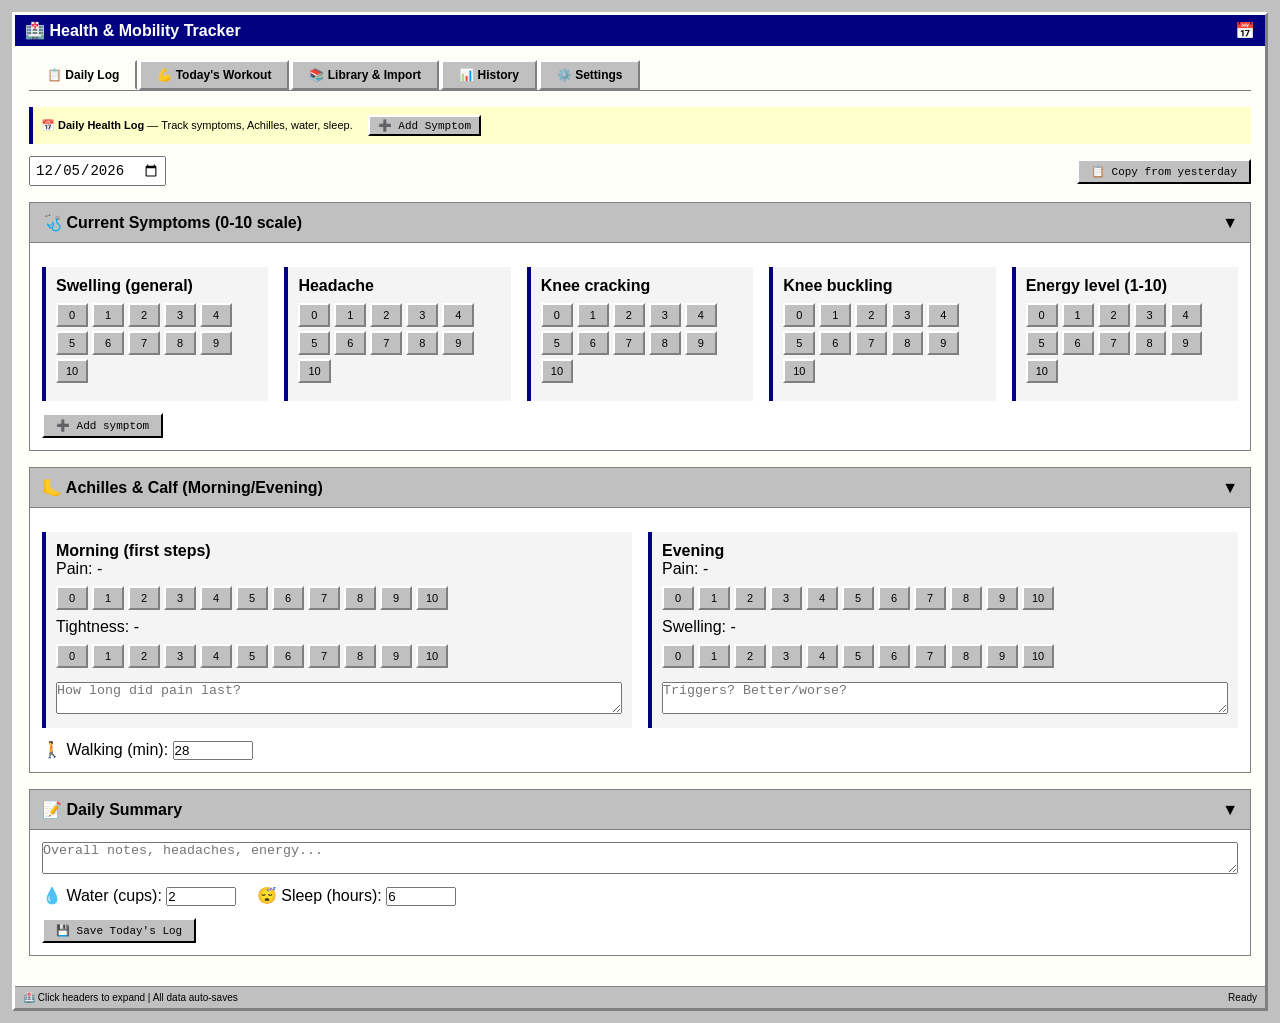
<file: achilles.html>
<!DOCTYPE html>
<html lang="en">
<head>
    <meta charset="UTF-8">
    <meta name="viewport" content="width=device-width, initial-scale=1.0, user-scalable=yes">
    <title>Health & Mobility Tracker</title>
    <style>
        * { margin: 0; padding: 0; box-sizing: border-box; }
        body {
            font-family: "MS Sans Serif", Tahoma, sans-serif;
            background: #c0c0c0;
            padding: 12px;
        }
        .window {
            background: #c0c0c0;
            border: 3px solid;
            border-top-color: #fff;
            border-left-color: #fff;
            border-right-color: #808080;
            border-bottom-color: #808080;
            max-width: 1400px;
            margin: 0 auto;
        }
        .title-bar {
            background: #000080;
            color: white;
            padding: 6px 10px;
            display: flex;
            justify-content: space-between;
            font-weight: bold;
        }
        .content { padding: 14px; background: #fffffa; }
        .tab-bar {
            display: flex;
            gap: 2px;
            margin-bottom: 16px;
            border-bottom: 1px solid #808080;
            flex-wrap: wrap;
        }
        .tab {
            background: #c0c0c0;
            border: 2px solid #fff;
            border-right-color: #808080;
            border-bottom-color: #808080;
            padding: 6px 16px;
            cursor: pointer;
            font-size: 12px;
            font-weight: bold;
        }
        .tab.active {
            background: #fffffa;
            border-bottom: 2px solid #fffffa;
        }
        .tab-pane { display: none; }
        .tab-pane.active { display: block; }
        
        .health-card {
            background: #e0e0e0;
            border: 1px solid #808080;
            margin-bottom: 16px;
        }
        .card-header {
            background: #c0c0c0;
            padding: 10px 12px;
            cursor: pointer;
            display: flex;
            justify-content: space-between;
            align-items: center;
            border-bottom: 1px solid #808080;
            font-weight: bold;
        }
        .card-content { display: none; padding: 12px; background: #fff; }
        .card-content.expanded { display: block; }
        
        .symptom-grid {
            display: flex;
            flex-wrap: wrap;
            gap: 16px;
            margin: 12px 0;
        }
        .symptom-item {
            background: #f4f4f4;
            padding: 10px;
            border-left: 4px solid #000080;
            min-width: 160px;
            flex: 1;
        }
        .pain-scale {
            display: flex;
            gap: 4px;
            margin: 8px 0;
            flex-wrap: wrap;
        }
        .pain-btn {
            background: #c0c0c0;
            border: 2px solid #fff;
            border-right-color: #808080;
            border-bottom-color: #808080;
            padding: 4px 8px;
            cursor: pointer;
            font-size: 11px;
            min-width: 32px;
            text-align: center;
        }
        .pain-btn.active { background: #000080; color: white; }
        
        .retro-button {
            background: #c0c0c0;
            border: 2px solid #fff;
            border-right-color: #000;
            border-bottom-color: #000;
            padding: 4px 12px;
            cursor: pointer;
            font-family: monospace;
            font-size: 11px;
        }
        .retro-button:active {
            border: 2px solid #000;
            border-right-color: #fff;
            border-bottom-color: #fff;
        }
        
        .exercise-item {
            margin: 12px 0;
            padding: 10px;
            background: #f4f4f4;
            border-left: 4px solid #000080;
        }
        .exercise-checkbox { transform: scale(1.2); margin-right: 8px; cursor: pointer; }
        
        .workout-library-item {
            background: #e8e8e8;
            padding: 10px;
            margin: 8px 0;
            border-left: 4px solid #000080;
            display: flex;
            justify-content: space-between;
            align-items: center;
            flex-wrap: wrap;
            gap: 8px;
        }
        
        .note {
            background: #ffffcc;
            padding: 8px;
            font-size: 11px;
            margin: 12px 0;
            border-left: 4px solid #000080;
        }
        
        .status-bar {
            background: #c0c0c0;
            border-top: 1px solid #808080;
            padding: 5px 8px;
            font-size: 10px;
            display: flex;
            justify-content: space-between;
        }
        
        .history-table {
            width: 100%;
            font-size: 11px;
            border-collapse: collapse;
        }
        .history-table th, .history-table td {
            border: 1px solid #808080;
            padding: 6px;
            text-align: left;
            vertical-align: top;
        }
        
        .workout-selector {
            display: flex;
            gap: 10px;
            align-items: center;
            flex-wrap: wrap;
            margin-bottom: 12px;
        }
        
        hr { margin: 12px 0; }
        
        .import-preview {
            background: #e8e8e8;
            padding: 8px;
            max-height: 200px;
            overflow-y: auto;
            font-family: monospace;
            font-size: 10px;
        }
        
        .edit-textarea {
            width: 100%;
            font-family: monospace;
            font-size: 11px;
            padding: 8px;
            margin: 8px 0;
        }
    </style>
</head>
<body>

<div class="window">
    <div class="title-bar"><span>🏥 Health & Mobility Tracker</span><span>📅</span></div>
    <div class="content">
        <div class="tab-bar">
            <div class="tab active" data-tab="daily">📋 Daily Log</div>
            <div class="tab" data-tab="workout">💪 Today's Workout</div>
            <div class="tab" data-tab="library">📚 Library & Import</div>
            <div class="tab" data-tab="history">📊 History</div>
            <div class="tab" data-tab="settings">⚙️ Settings</div>
        </div>

        <!-- ========== DAILY LOG TAB ========== -->
        <div id="dailyTab" class="tab-pane active">
            <div class="note">
                <strong>📅 Daily Health Log</strong> — Track symptoms, Achilles, water, sleep.
                <button id="addSymptomBtn" class="retro-button" style="margin-left: 12px; padding: 2px 8px;">➕ Add Symptom</button>
            </div>
            
            <div style="display: flex; justify-content: space-between; align-items: center; flex-wrap: wrap; gap: 10px; margin-bottom: 16px;">
                <input type="date" id="logDatePicker" style="font-size: 14px; padding: 4px;">
                <button id="copyPrevLogBtn" class="retro-button">📋 Copy from yesterday</button>
            </div>
            
            <div id="symptomsContainer"></div>
            
            <div class="health-card">
                <div class="card-header" onclick="toggleCard('achillesSpecific')">
                    <span>🦶 Achilles & Calf (Morning/Evening)</span>
                    <span id="icon_achillesSpecific">▼</span>
                </div>
                <div id="content_achillesSpecific" class="card-content expanded">
                    <div class="symptom-grid">
                        <div class="symptom-item">
                            <strong>Morning (first steps)</strong>
                            <div>Pain: <span id="morningPainVal">-</span></div>
                            <div class="pain-scale" id="morningPainScale"></div>
                            <div>Tightness: <span id="morningTightVal">-</span></div>
                            <div class="pain-scale" id="morningTightScale"></div>
                            <textarea id="morningNotes" rows="2" style="width:100%; margin-top:6px;" placeholder="How long did pain last?"></textarea>
                        </div>
                        <div class="symptom-item">
                            <strong>Evening</strong>
                            <div>Pain: <span id="eveningPainVal">-</span></div>
                            <div class="pain-scale" id="eveningPainScale"></div>
                            <div>Swelling: <span id="swellingVal">-</span></div>
                            <div class="pain-scale" id="swellingScale"></div>
                            <textarea id="eveningNotes" rows="2" style="width:100%; margin-top:6px;" placeholder="Triggers? Better/worse?"></textarea>
                        </div>
                    </div>
                    <label>🚶 Walking (min): <input type="number" id="walkingMinutes" value="28" style="width:80px;"></label>
                </div>
            </div>
            
            <div class="health-card">
                <div class="card-header" onclick="toggleCard('dailySummaryCard')">
                    <span>📝 Daily Summary</span>
                    <span id="icon_dailySummaryCard">▼</span>
                </div>
                <div id="content_dailySummaryCard" class="card-content expanded">
                    <textarea id="dailySummary" rows="2" style="width:100%;" placeholder="Overall notes, headaches, energy..."></textarea>
                    <div style="margin-top: 8px;">
                        <label>💧 Water (cups): <input type="number" id="waterCups" value="2" step="0.5" style="width:70px;"></label>
                        <label style="margin-left: 16px;">😴 Sleep (hours): <input type="number" id="sleepHours" value="6" step="0.5" style="width:70px;"></label>
                    </div>
                    <button id="saveDailyLogBtn" class="retro-button" style="margin-top: 12px;">💾 Save Today's Log</button>
                </div>
            </div>
        </div>

        <!-- ========== TODAY'S WORKOUT TAB ========== -->
        <div id="workoutTab" class="tab-pane">
            <div class="note">
                <strong>💪 Today's Assigned Workout</strong> — You can change which workout to do today.
            </div>
            
            <div class="workout-selector">
                <span>📋 Workout for today:</span>
                <select id="workoutSelector" style="padding: 4px; min-width: 200px;"></select>
                <button id="assignWorkoutToTodayBtn" class="retro-button">✅ Use this workout today</button>
            </div>
            
            <div id="todayWorkoutContainer" class="health-card">
                <div class="card-header" onclick="toggleCard('todayWorkoutCard')">
                    <span>🏋️ Current Workout</span>
                    <span id="icon_todayWorkoutCard">▼</span>
                </div>
                <div id="content_todayWorkoutCard" class="card-content expanded">
                    <div id="todayWorkoutExercises">Select a workout above</div>
                    <button id="saveWorkoutCompletionBtn" class="retro-button" style="margin-top: 12px;">💾 Save Completion</button>
                    <span id="workoutSaveStatus" style="margin-left: 12px; font-size: 11px;"></span>
                </div>
            </div>
        </div>

        <!-- ========== LIBRARY & IMPORT TAB ========== -->
        <div id="libraryTab" class="tab-pane">
            <div class="note">
                <strong>📚 Workout Library & Import</strong><br>
                <strong>Import format:</strong> [Workout Name]<br>
                - Exercise name: 3 sets of 12 reps<br>
                - Another exercise: 2 min hold<br>
                Add video: !video(URL) after exercise name
            </div>
            
            <textarea id="importTextarea" rows="5" style="width:100%; font-family: monospace; font-size: 11px;" placeholder="[Achilles Gentle Day]
- Seated ankle pumps: 2 min
- Heel slides: 3 min
- Ankle elevation: 10 min

[Knee Stability]
- Seated leg lifts: 3x10 reps
- Glute bridges slow: 3x8!video(https://youtu.be/example)
- Wall sit partial: 3x20 sec"></textarea>
            
            <div style="margin-top: 8px; display: flex; gap: 8px; flex-wrap: wrap;">
                <button id="importWorkoutsBtn" class="retro-button">🚀 Import to Library</button>
                <button id="previewImportBtn" class="retro-button">👁️ Preview Import</button>
                <button id="addEmptyWorkoutBtn" class="retro-button">➕ Create Empty Workout</button>
            </div>
            
            <div id="importPreview" class="import-preview" style="display:none; margin-top: 12px;"></div>
            
            <hr>
            <div style="display: flex; justify-content: space-between; align-items: center; flex-wrap: wrap;">
                <strong>📚 Your Workout Library</strong>
                <button id="exportLibraryBtn" class="retro-button" style="padding: 2px 8px;">💾 Export Library</button>
            </div>
            <div id="libraryList" style="max-height: 400px; overflow-y: auto; margin-top: 8px;"></div>
            
            <!-- EDIT PANEL - Single textarea for editing -->
            <div id="editWorkoutPanel" style="display:none; margin-top: 20px; border-top: 2px solid #808080; padding-top: 12px;">
                <div class="health-card">
                    <div class="card-header" onclick="toggleCard('editPanelCard')">
                        <span>✏️ Editing: <span id="editWorkoutName"></span></span>
                        <span id="icon_editPanelCard">▼</span>
                    </div>
                    <div id="content_editPanelCard" class="card-content expanded">
                        <div class="note">Edit the workout below using the same format as import:<br>
                        <strong>[Workout Name]</strong><br>
                        <strong>- Exercise name: reps</strong><br>
                        Add video: !video(URL)</div>
                        <textarea id="workoutEditTextarea" rows="12" class="edit-textarea"></textarea>
                        <div style="margin-top: 12px; display: flex; gap: 8px;">
                            <button id="saveWorkoutEditBtn" class="retro-button">💾 Save Changes</button>
                            <button id="cancelWorkoutEditBtn" class="retro-button">❌ Cancel</button>
                        </div>
                    </div>
                </div>
            </div>
        </div>

        <!-- ========== HISTORY TAB ========== -->
        <div id="historyTab" class="tab-pane">
            <div class="note">📊 Complete history — symptoms, Achilles, workouts, hydration, sleep</div>
            <div id="fullHistoryContainer" style="max-height: 500px; overflow-y: auto;"></div>
            <div style="margin-top: 16px;">
                <button id="exportHistoryBtn" class="retro-button">📎 Export All Data (JSON)</button>
                <button id="resetHistoryBtn" class="retro-button" style="margin-left: 8px; background: #800000; color: white;">⚠️ Reset All Data</button>
            </div>
        </div>

        <!-- ========== SETTINGS TAB ========== -->
        <div id="settingsTab" class="tab-pane">
            <div class="note">
                <strong>⚙️ Settings & Health Reminders</strong><br>
                - Hydration: 4-6 cups/day (you: ~2)<br>
                - Sleep: 7-9 hours (you: ~6)<br>
                - Swelling + headaches → reduce sodium, see doctor
            </div>
            <div style="margin-top: 16px;">
                <label><input type="checkbox" id="reminderHydration"> 💧 Remind me to drink water</label><br>
                <label><input type="checkbox" id="reminderElevation"> 🦶 Remind me to elevate ankles</label><br>
                <label><input type="checkbox" id="reminderStretch"> 🧘 Remind me to do stretches</label>
            </div>
            <button id="manualBackupBtn" class="retro-button" style="margin-top: 16px;">💾 Manual Backup (Download)</button>
        </div>
    </div>
    <div class="status-bar"><span>🏥 Click headers to expand | All data auto-saves</span><span id="syncStatus">Ready</span></div>
</div>

<script>
    // ========== DATA STRUCTURES ==========
    let workoutLibrary = [];
    let dailyLogs = {};
    let workoutCompletions = {};
    let customSymptoms = [];
    
    const DEFAULT_SYMPTOMS = ["Swelling (general)", "Headache", "Knee cracking", "Knee buckling", "Energy level (1-10)"];
    let currentEditingWorkout = null;
    
    // ========== DEFAULT WORKOUT ==========
    function initDefaultWorkout() {
        if (workoutLibrary.length === 0) {
            workoutLibrary.push({
                id: "default_evening",
                name: "Evening Routine (Seated/Lying)",
                exercises: [
                    { id: "ex1", name: "Ankle pumps with resistance", reps: "2 min", videoUrl: "", description: "" },
                    { id: "ex2", name: "Seated leg lifts", reps: "3 min (hold 5 sec)", videoUrl: "", description: "" },
                    { id: "ex3", name: "Glute bridges (slow negatives)", reps: "4 min", videoUrl: "", description: "" },
                    { id: "ex4", name: "Isometric calf press", reps: "3 min", videoUrl: "", description: "" },
                    { id: "ex5", name: "Full body tension hold", reps: "2 min", videoUrl: "", description: "" },
                    { id: "ex6", name: "Ankle elevation", reps: "10 min", videoUrl: "", description: "" }
                ]
            });
        }
    }
    
    // ========== HELPERS ==========
    function formatYMD(date) {
        let y = date.getFullYear();
        let m = String(date.getMonth() + 1).padStart(2, '0');
        let d = String(date.getDate()).padStart(2, '0');
        return `${y}-${m}-${d}`;
    }
    
    function getTodayYMD() {
        return formatYMD(new Date());
    }
    
    function saveAllToLocal() {
        const allData = {
            workoutLibrary: workoutLibrary,
            dailyLogs: dailyLogs,
            workoutCompletions: workoutCompletions,
            customSymptoms: customSymptoms,
            version: 4
        };
        localStorage.setItem('health_tracker_v4', JSON.stringify(allData));
        document.getElementById('syncStatus').innerText = 'Saved ' + new Date().toLocaleTimeString();
        setTimeout(() => { if(document.getElementById('syncStatus')) document.getElementById('syncStatus').innerText = 'Ready'; }, 1500);
    }
    
    function loadAllFromLocal() {
        let raw = localStorage.getItem('health_tracker_v4');
        if (raw) {
            try {
                let data = JSON.parse(raw);
                workoutLibrary = data.workoutLibrary || [];
                dailyLogs = data.dailyLogs || {};
                workoutCompletions = data.workoutCompletions || {};
                customSymptoms = data.customSymptoms || [];
            } catch(e) { console.error(e); }
        }
        if (customSymptoms.length === 0) customSymptoms = [...DEFAULT_SYMPTOMS];
        initDefaultWorkout();
    }
    
    // ========== WORKOUT TO TEXT & EDIT FUNCTIONS ==========
    function workoutToEditText(workout) {
        let lines = [`[${workout.name}]`];
        for (let ex of workout.exercises) {
            let line = `- ${ex.name}: ${ex.reps}`;
            if (ex.videoUrl) {
                line += ` !video(${ex.videoUrl})`;
            }
            lines.push(line);
        }
        return lines.join('\n');
    }
    
    function openEditWorkout(workout) {
        currentEditingWorkout = workout;
        let text = workoutToEditText(workout);
        document.getElementById('workoutEditTextarea').value = text;
        document.getElementById('editWorkoutName').innerText = workout.name;
        document.getElementById('editWorkoutPanel').style.display = 'block';
        document.getElementById('editWorkoutPanel').scrollIntoView({ behavior: 'smooth' });
    }
    
    function saveWorkoutEdit() {
        if (!currentEditingWorkout) return;
        
        let newText = document.getElementById('workoutEditTextarea').value;
        let lines = newText.split(/\r?\n/);
        let newExercises = [];
        let newName = currentEditingWorkout.name;
        
        let firstLine = lines[0]?.trim();
        if (firstLine && firstLine.startsWith('[') && firstLine.endsWith(']')) {
            newName = firstLine.slice(1, -1);
            lines = lines.slice(1);
        }
        
        for (let line of lines) {
            line = line.trim();
            if (line.startsWith('-')) {
                let exText = line.substring(1).trim();
                let videoUrl = '';
                let vMatch = exText.match(/!video\(([^)]+)\)/);
                if (vMatch) {
                    videoUrl = vMatch[1];
                    exText = exText.replace(/!video\([^)]+\)/, '').trim();
                }
                let colonIdx = exText.indexOf(':');
                let exName = colonIdx !== -1 ? exText.substring(0, colonIdx).trim() : exText;
                let reps = colonIdx !== -1 ? exText.substring(colonIdx + 1).trim() : '1 set';
                newExercises.push({
                    id: Date.now() + '_' + Math.random(),
                    name: exName,
                    reps: reps,
                    videoUrl: videoUrl,
                    description: ""
                });
            }
        }
        
        if (newExercises.length === 0) {
            alert("No valid exercises found. Use format:\n- Exercise name: reps");
            return;
        }
        
        currentEditingWorkout.name = newName;
        currentEditingWorkout.exercises = newExercises;
        saveAllToLocal();
        renderLibraryList();
        updateWorkoutSelector();
        document.getElementById('editWorkoutPanel').style.display = 'none';
        currentEditingWorkout = null;
        alert(`✅ Workout "${newName}" saved`);
    }
    
    function cancelWorkoutEdit() {
        document.getElementById('editWorkoutPanel').style.display = 'none';
        currentEditingWorkout = null;
    }
    
    // ========== RENDER LIBRARY LIST ==========
    function renderLibraryList() {
        let container = document.getElementById('libraryList');
        if (!container) return;
        if (workoutLibrary.length === 0) {
            container.innerHTML = '<div class="note">No workouts. Import or create one.</div>';
            return;
        }
        
        let html = '';
        workoutLibrary.forEach((workout) => {
            html += `<div class="workout-library-item">
                <div style="flex:1">
                    <strong>📌 ${escapeHtml(workout.name)}</strong>
                    <div style="font-size:10px; color:#555;">${workout.exercises.length} exercises</div>
                </div>
                <div>
                    <button class="retro-button edit-workout-btn" data-id="${workout.id}" style="padding:2px 8px;">✏️ Edit</button>
                    <button class="retro-button delete-workout-btn" data-id="${workout.id}" style="padding:2px 8px; background:#800000; color:white;">🗑️ Delete</button>
                </div>
            </div>`;
        });
        container.innerHTML = html;
        
        document.querySelectorAll('.edit-workout-btn').forEach(btn => {
            btn.addEventListener('click', () => {
                let id = btn.dataset.id;
                let workout = workoutLibrary.find(w => w.id === id);
                if (workout) openEditWorkout(workout);
            });
        });
        
        document.querySelectorAll('.delete-workout-btn').forEach(btn => {
            btn.addEventListener('click', () => {
                let id = btn.dataset.id;
                let workout = workoutLibrary.find(w => w.id === id);
                if (confirm(`Delete "${workout?.name}"?`)) {
                    workoutLibrary = workoutLibrary.filter(w => w.id !== id);
                    saveAllToLocal();
                    renderLibraryList();
                    updateWorkoutSelector();
                    if (currentEditingWorkout?.id === id) cancelWorkoutEdit();
                }
            });
        });
    }
    
    // ========== IMPORT WORKOUTS ==========
    function parseImportText(text) {
        let lines = text.split(/\r?\n/);
        let workouts = [];
        let current = null;
        
        for (let line of lines) {
            line = line.trim();
            if (line.startsWith('[') && line.endsWith(']')) {
                if (current) workouts.push(current);
                let name = line.slice(1, -1);
                current = { id: Date.now() + '_' + Math.random(), name: name, exercises: [] };
            } else if (line.startsWith('-') && current) {
                let exText = line.substring(1).trim();
                let videoUrl = '';
                let vMatch = exText.match(/!video\(([^)]+)\)/);
                if (vMatch) { videoUrl = vMatch[1]; exText = exText.replace(/!video\([^)]+\)/, '').trim(); }
                let colonIdx = exText.indexOf(':');
                let exName = colonIdx !== -1 ? exText.substring(0, colonIdx).trim() : exText;
                let reps = colonIdx !== -1 ? exText.substring(colonIdx + 1).trim() : '1 set';
                current.exercises.push({
                    id: Date.now() + '_' + Math.random(),
                    name: exName,
                    reps: reps,
                    videoUrl: videoUrl,
                    description: ""
                });
            }
        }
        if (current) workouts.push(current);
        return workouts;
    }
    
    function previewImport() {
        let text = document.getElementById('importTextarea').value;
        let workouts = parseImportText(text);
        let previewDiv = document.getElementById('importPreview');
        if (workouts.length === 0) {
            previewDiv.style.display = 'block';
            previewDiv.innerHTML = '<span style="color:#800000;">No valid workouts found. Use [Name] and - exercise lines.</span>';
        } else {
            previewDiv.style.display = 'block';
            let html = '<strong>Preview:</strong><br>';
            workouts.forEach(w => {
                html += `<div><b>${escapeHtml(w.name)}</b> (${w.exercises.length} exercises)</div>`;
            });
            previewDiv.innerHTML = html;
        }
    }
    
    function importWorkouts() {
        let text = document.getElementById('importTextarea').value;
        let newWorkouts = parseImportText(text);
        if (newWorkouts.length === 0) {
            alert('No valid workouts found. Format: [Name]\n- Exercise: reps');
            return;
        }
        workoutLibrary.push(...newWorkouts);
        saveAllToLocal();
        renderLibraryList();
        updateWorkoutSelector();
        document.getElementById('importTextarea').value = '';
        document.getElementById('importPreview').style.display = 'none';
        alert(`Imported ${newWorkouts.length} workouts.`);
    }
    
    function addEmptyWorkout() {
        let name = prompt("New workout name:", "My Workout");
        if (!name) return;
        let newWorkout = {
            id: Date.now() + '_' + Math.random(),
            name: name,
            exercises: [{ id: Date.now() + '_ex', name: "Example exercise", reps: "3x10", videoUrl: "", description: "" }]
        };
        workoutLibrary.push(newWorkout);
        saveAllToLocal();
        renderLibraryList();
        updateWorkoutSelector();
        openEditWorkout(newWorkout);
    }
    
    function exportLibrary() {
        let dataStr = JSON.stringify(workoutLibrary, null, 2);
        let blob = new Blob([dataStr], {type: 'application/json'});
        let a = document.createElement('a');
        a.href = URL.createObjectURL(blob);
        a.download = `workout_library_${getTodayYMD()}.json`;
        a.click();
        URL.revokeObjectURL(blob);
    }
    
    // ========== WORKOUT SELECTOR & TODAY'S WORKOUT ==========
    function updateWorkoutSelector() {
        let selector = document.getElementById('workoutSelector');
        if (!selector) return;
        selector.innerHTML = '';
        workoutLibrary.forEach(w => {
            let option = document.createElement('option');
            option.value = w.id;
            option.textContent = w.name;
            selector.appendChild(option);
        });
    }
    
    function getAssignedWorkoutForDate(ymd) {
        let dayLog = dailyLogs[ymd] || {};
        let workoutId = dayLog.assignedWorkoutId;
        if (!workoutId && workoutLibrary.length) workoutId = workoutLibrary[0].id;
        return workoutLibrary.find(w => w.id === workoutId);
    }
    
    function setWorkoutForToday(workoutId) {
        let ymd = getTodayYMD();
        if (!dailyLogs[ymd]) dailyLogs[ymd] = {};
        dailyLogs[ymd].assignedWorkoutId = workoutId;
        saveAllToLocal();
        renderTodayWorkout();
        alert(`Workout assigned for today`);
    }
    
    function renderTodayWorkout() {
        let ymd = getTodayYMD();
        let workout = getAssignedWorkoutForDate(ymd);
        let completions = workoutCompletions[ymd] || {};
        
        let container = document.getElementById('todayWorkoutExercises');
        if (!workout) {
            container.innerHTML = '<div class="note">No workouts in library. Go to Library tab to add.</div>';
            return;
        }
        
        let html = '';
        workout.exercises.forEach(ex => {
            let checkKey = `${ymd}_${workout.id}_${ex.id}`;
            let isChecked = completions[checkKey] === true;
            html += `<div class="exercise-item">
                <input type="checkbox" class="workout-exercise-checkbox" data-checkkey="${checkKey}" ${isChecked ? 'checked' : ''}>
                <strong>${escapeHtml(ex.name)}</strong> — ${escapeHtml(ex.reps)}
                <div style="font-size:10px; color:#555;">${escapeHtml(ex.description) || ''}</div>
                ${ex.videoUrl ? `<div style="font-size:10px;"><a href="${escapeHtml(ex.videoUrl)}" target="_blank">📺 Watch video</a></div>` : ''}
            </div>`;
        });
        container.innerHTML = html;
        
        document.querySelectorAll('.workout-exercise-checkbox').forEach(cb => {
            cb.addEventListener('change', function() {
                let key = this.dataset.checkkey;
                if (!workoutCompletions[ymd]) workoutCompletions[ymd] = {};
                workoutCompletions[ymd][key] = this.checked;
                saveAllToLocal();
            });
        });
    }
    
    function saveWorkoutCompletion() {
        saveAllToLocal();
        let statusSpan = document.getElementById('workoutSaveStatus');
        if (statusSpan) {
            statusSpan.innerText = '✓ Saved ' + new Date().toLocaleTimeString();
            setTimeout(() => { if(statusSpan) statusSpan.innerText = ''; }, 2000);
        }
        renderTodayWorkout();
    }
    
    // ========== SYMPTOM UI ==========
    function renderSymptomsForDate(ymd) {
        let container = document.getElementById('symptomsContainer');
        if (!container) return;
        let log = dailyLogs[ymd] || {};
        let symptomValues = log.symptoms || {};
        
        let html = `<div class="health-card">
            <div class="card-header" onclick="toggleCard('dynamicSymptoms')">
                <span>🩺 Current Symptoms (0-10 scale)</span>
                <span id="icon_dynamicSymptoms">▼</span>
            </div>
            <div id="content_dynamicSymptoms" class="card-content expanded">
                <div class="symptom-grid" id="symptomGrid">`;
        
        for (let symptom of customSymptoms) {
            let currentVal = symptomValues[symptom] !== undefined ? symptomValues[symptom] : null;
            html += `<div class="symptom-item">
                <strong>${escapeHtml(symptom)}</strong>
                <div class="pain-scale" data-symptom="${escapeHtml(symptom)}">`;
            for (let i = 0; i <= 10; i++) {
                let active = (currentVal === i) ? 'active' : '';
                html += `<div class="pain-btn ${active}" data-val="${i}">${i}</div>`;
            }
            html += `</div></div>`;
        }
        html += `</div><button id="addSymptomFromGrid" class="retro-button">➕ Add symptom</button>
            </div>
        </div>`;
        container.innerHTML = html;
        
        document.querySelectorAll('#symptomGrid .pain-scale').forEach(scale => {
            let symptomName = scale.dataset.symptom;
            scale.querySelectorAll('.pain-btn').forEach(btn => {
                btn.addEventListener('click', () => {
                    let val = parseInt(btn.dataset.val);
                    scale.querySelectorAll('.pain-btn').forEach(b => b.classList.remove('active'));
                    btn.classList.add('active');
                    let logData = dailyLogs[ymd] || {};
                    logData.symptoms = logData.symptoms || {};
                    logData.symptoms[symptomName] = val;
                    dailyLogs[ymd] = logData;
                    saveAllToLocal();
                });
            });
        });
        
        document.getElementById('addSymptomFromGrid')?.addEventListener('click', () => addNewSymptom(ymd));
    }
    
    function addNewSymptom(ymd) {
        let newSymptom = prompt("Enter new symptom (e.g., 'Lower back pain', 'Dizziness'):");
        if (newSymptom && newSymptom.trim()) {
            customSymptoms.push(newSymptom.trim());
            saveAllToLocal();
            renderSymptomsForDate(ymd);
        }
    }
    
    // ========== ACHILLES UI ==========
    function renderAchillesForDate(ymd) {
        let log = dailyLogs[ymd] || {};
        let achilles = log.achilles || {};
        
        createPainScale('morningPainScale', achilles.morningPain, (val) => { 
            achilles.morningPain = val; log.achilles = achilles; dailyLogs[ymd] = log; saveAllToLocal();
            document.getElementById('morningPainVal').innerText = val;
        });
        createPainScale('morningTightScale', achilles.morningTightness, (val) => { 
            achilles.morningTightness = val; log.achilles = achilles; dailyLogs[ymd] = log; saveAllToLocal();
            document.getElementById('morningTightVal').innerText = val;
        });
        createPainScale('eveningPainScale', achilles.eveningPain, (val) => { 
            achilles.eveningPain = val; log.achilles = achilles; dailyLogs[ymd] = log; saveAllToLocal();
            document.getElementById('eveningPainVal').innerText = val;
        });
        createPainScale('swellingScale', achilles.swelling, (val) => { 
            achilles.swelling = val; log.achilles = achilles; dailyLogs[ymd] = log; saveAllToLocal();
            document.getElementById('swellingVal').innerText = val;
        });
        
        document.getElementById('morningNotes').value = achilles.morningNotes || '';
        document.getElementById('eveningNotes').value = achilles.eveningNotes || '';
        document.getElementById('dailySummary').value = log.summary || '';
        document.getElementById('walkingMinutes').value = achilles.walkingMinutes || 28;
        document.getElementById('waterCups').value = log.water !== undefined ? log.water : 2;
        document.getElementById('sleepHours').value = log.sleep !== undefined ? log.sleep : 6;
        
        document.getElementById('morningPainVal').innerText = achilles.morningPain !== undefined ? achilles.morningPain : '-';
        document.getElementById('morningTightVal').innerText = achilles.morningTightness !== undefined ? achilles.morningTightness : '-';
        document.getElementById('eveningPainVal').innerText = achilles.eveningPain !== undefined ? achilles.eveningPain : '-';
        document.getElementById('swellingVal').innerText = achilles.swelling !== undefined ? achilles.swelling : '-';
        
        const saveField = (field, getVal) => {
            let val = getVal();
            if (field === 'summary') log.summary = val;
            else if (field === 'morningNotes') achilles.morningNotes = val;
            else if (field === 'eveningNotes') achilles.eveningNotes = val;
            else if (field === 'walking') achilles.walkingMinutes = val;
            else if (field === 'water') log.water = val;
            else if (field === 'sleep') log.sleep = val;
            dailyLogs[ymd] = log;
            saveAllToLocal();
        };
        
        document.getElementById('morningNotes').onchange = () => saveField('morningNotes', () => document.getElementById('morningNotes').value);
        document.getElementById('eveningNotes').onchange = () => saveField('eveningNotes', () => document.getElementById('eveningNotes').value);
        document.getElementById('dailySummary').onchange = () => saveField('summary', () => document.getElementById('dailySummary').value);
        document.getElementById('walkingMinutes').onchange = () => saveField('walking', () => parseInt(document.getElementById('walkingMinutes').value) || 0);
        document.getElementById('waterCups').onchange = () => saveField('water', () => parseFloat(document.getElementById('waterCups').value) || 0);
        document.getElementById('sleepHours').onchange = () => saveField('sleep', () => parseFloat(document.getElementById('sleepHours').value) || 0);
    }
    
    function createPainScale(containerId, currentValue, onChange) {
        let container = document.getElementById(containerId);
        if (!container) return;
        container.innerHTML = '';
        for (let i = 0; i <= 10; i++) {
            let btn = document.createElement('div');
            btn.className = 'pain-btn' + (currentValue === i ? ' active' : '');
            btn.innerText = i;
            btn.onclick = () => {
                container.querySelectorAll('.pain-btn').forEach(b => b.classList.remove('active'));
                btn.classList.add('active');
                onChange(i);
            };
            container.appendChild(btn);
        }
    }
    
    function saveCurrentDailyLog() {
        saveAllToLocal();
        let ymd = document.getElementById('logDatePicker').value || getTodayYMD();
        alert(`✅ Health log saved for ${ymd}`);
        renderFullHistory();
    }
    
    function copyFromYesterdayLog() {
        let todayPicker = document.getElementById('logDatePicker');
        let today = todayPicker.value || getTodayYMD();
        let yesterday = new Date(today);
        yesterday.setDate(yesterday.getDate() - 1);
        let yesterdayYMD = formatYMD(yesterday);
        
        if (dailyLogs[yesterdayYMD]) {
            dailyLogs[today] = JSON.parse(JSON.stringify(dailyLogs[yesterdayYMD]));
            saveAllToLocal();
            loadLogForDate(today);
            alert(`Copied from ${yesterdayYMD}`);
        } else {
            alert('No data from yesterday');
        }
    }
    
    function loadLogForDate(ymd) {
        renderSymptomsForDate(ymd);
        renderAchillesForDate(ymd);
    }
    
    // ========== HISTORY ==========
    function renderFullHistory() {
        let container = document.getElementById('fullHistoryContainer');
        if (!container) return;
        let allDates = [...new Set([...Object.keys(dailyLogs), ...Object.keys(workoutCompletions)])].sort().reverse();
        if (allDates.length === 0) {
            container.innerHTML = '<div class="note">No data yet.</div>';
            return;
        }
        
        let html = '<table class="history-table"><thead><tr><th>Date</th><th>Symptoms</th><th>Achilles</th><th>Workout</th><th>Water/Sleep</th></tr></thead><tbody>';
        for (let d of allDates.slice(0, 30)) {
            let daily = dailyLogs[d] || {};
            let achilles = daily.achilles || {};
            let symptoms = daily.symptoms || {};
            let symptomText = Object.entries(symptoms).map(([n,v]) => `${n}: ${v}`).join(', ') || '—';
            let completionsForDay = workoutCompletions[d] || {};
            let completedCount = Object.values(completionsForDay).filter(v=>v===true).length;
            
            html += `<tr>
                <td><strong>${d}</strong></td>
                <td style="max-width:200px;">${escapeHtml(symptomText)}</td>
                <td>AM pain: ${achilles.morningPain ?? '?'}<br>PM: ${achilles.eveningPain ?? '?'}<br>Swell: ${achilles.swelling ?? '?'}</td>
                <td>${completedCount} exercises done</td>
                <td>💧 ${daily.water ?? '?'} cups | 😴 ${daily.sleep ?? '?'} hrs</td>
            </tr>`;
        }
        html += '</tbody></table>';
        container.innerHTML = html;
    }
    
    // ========== EXPORT / RESET ==========
    function exportAllData() {
        let exportData = { workoutLibrary, dailyLogs, workoutCompletions, customSymptoms, exportDate: new Date().toISOString() };
        let blob = new Blob([JSON.stringify(exportData, null, 2)], {type: 'application/json'});
        let a = document.createElement('a');
        a.href = URL.createObjectURL(blob);
        a.download = `health_tracker_backup_${getTodayYMD()}.json`;
        a.click();
        URL.revokeObjectURL(blob);
    }
    
    function resetAllData() {
        if (confirm('⚠️ DELETE ALL data? Cannot undo.')) {
            localStorage.removeItem('health_tracker_v4');
            location.reload();
        }
    }
    
    function manualBackup() {
        exportAllData();
    }
    
    // ========== UI TOGGLES ==========
    window.toggleCard = function(cardId) {
        let content = document.getElementById(`content_${cardId}`);
        let icon = document.getElementById(`icon_${cardId}`);
        if (content.classList.contains('expanded')) {
            content.classList.remove('expanded');
            icon.innerText = '▶';
        } else {
            content.classList.add('expanded');
            icon.innerText = '▼';
        }
    };
    
    function switchTab(tabId) {
        document.querySelectorAll('.tab-pane').forEach(p => p.classList.remove('active'));
        document.querySelectorAll('.tab').forEach(t => t.classList.remove('active'));
        document.getElementById(tabId + 'Tab').classList.add('active');
        document.querySelector(`.tab[data-tab="${tabId}"]`).classList.add('active');
        
        if (tabId === 'daily') {
            let picker = document.getElementById('logDatePicker');
            if (!picker.value) picker.value = getTodayYMD();
            loadLogForDate(picker.value);
        }
        if (tabId === 'workout') {
            updateWorkoutSelector();
            renderTodayWorkout();
        }
        if (tabId === 'library') renderLibraryList();
        if (tabId === 'history') renderFullHistory();
    }
    
    function escapeHtml(str) {
        if (!str) return '';
        return str.replace(/[&<>]/g, m => ({ '&': '&amp;', '<': '&lt;', '>': '&gt;' }[m]));
    }
    
    // ========== INIT ==========
    loadAllFromLocal();
    
    // Daily tab
    let datePicker = document.getElementById('logDatePicker');
    datePicker.value = getTodayYMD();
    datePicker.addEventListener('change', () => loadLogForDate(datePicker.value));
    document.getElementById('saveDailyLogBtn').addEventListener('click', saveCurrentDailyLog);
    document.getElementById('copyPrevLogBtn').addEventListener('click', copyFromYesterdayLog);
    document.getElementById('addSymptomBtn').addEventListener('click', () => addNewSymptom(datePicker.value));
    
    // Workout tab
    document.getElementById('assignWorkoutToTodayBtn').addEventListener('click', () => {
        let selector = document.getElementById('workoutSelector');
        let workoutId = selector.value;
        if (workoutId) setWorkoutForToday(workoutId);
    });
    document.getElementById('saveWorkoutCompletionBtn').addEventListener('click', saveWorkoutCompletion);
    
    // Library tab
    document.getElementById('importWorkoutsBtn').addEventListener('click', importWorkouts);
    document.getElementById('previewImportBtn').addEventListener('click', previewImport);
    document.getElementById('addEmptyWorkoutBtn').addEventListener('click', addEmptyWorkout);
    document.getElementById('exportLibraryBtn').addEventListener('click', exportLibrary);
    document.getElementById('saveWorkoutEditBtn').addEventListener('click', saveWorkoutEdit);
    document.getElementById('cancelWorkoutEditBtn').addEventListener('click', cancelWorkoutEdit);
    
    // History & Settings
    document.getElementById('exportHistoryBtn').addEventListener('click', exportAllData);
    document.getElementById('resetHistoryBtn').addEventListener('click', resetAllData);
    document.getElementById('manualBackupBtn').addEventListener('click', manualBackup);
    
    // Tab switching
    document.querySelectorAll('.tab').forEach(tab => tab.addEventListener('click', () => switchTab(tab.dataset.tab)));
    
    // Initial loads
    loadLogForDate(datePicker.value);
    updateWorkoutSelector();
    renderLibraryList();
    renderFullHistory();
    
    // Reminders
    setInterval(() => {
        if (document.getElementById('reminderHydration')?.checked) {
            let last = localStorage.getItem('lastHydrationReminder');
            let now = new Date().toDateString();
            if (last !== now && confirm('💧 Time to drink water! Target 4-6 cups.')) {
                localStorage.setItem('lastHydrationReminder', now);
            }
        }
        if (document.getElementById('reminderElevation')?.checked) {
            let hour = new Date().getHours();
            if (hour === 20 || hour === 21) {
                let last = localStorage.getItem('lastElevationReminder');
                let today = new Date().toDateString();
                if (last !== today) {
                    alert('🦶 Elevate your ankles for 10 minutes!');
                    localStorage.setItem('lastElevationReminder', today);
                }
            }
        }
    }, 3600000);
</script>
</body>
</html>
</file>
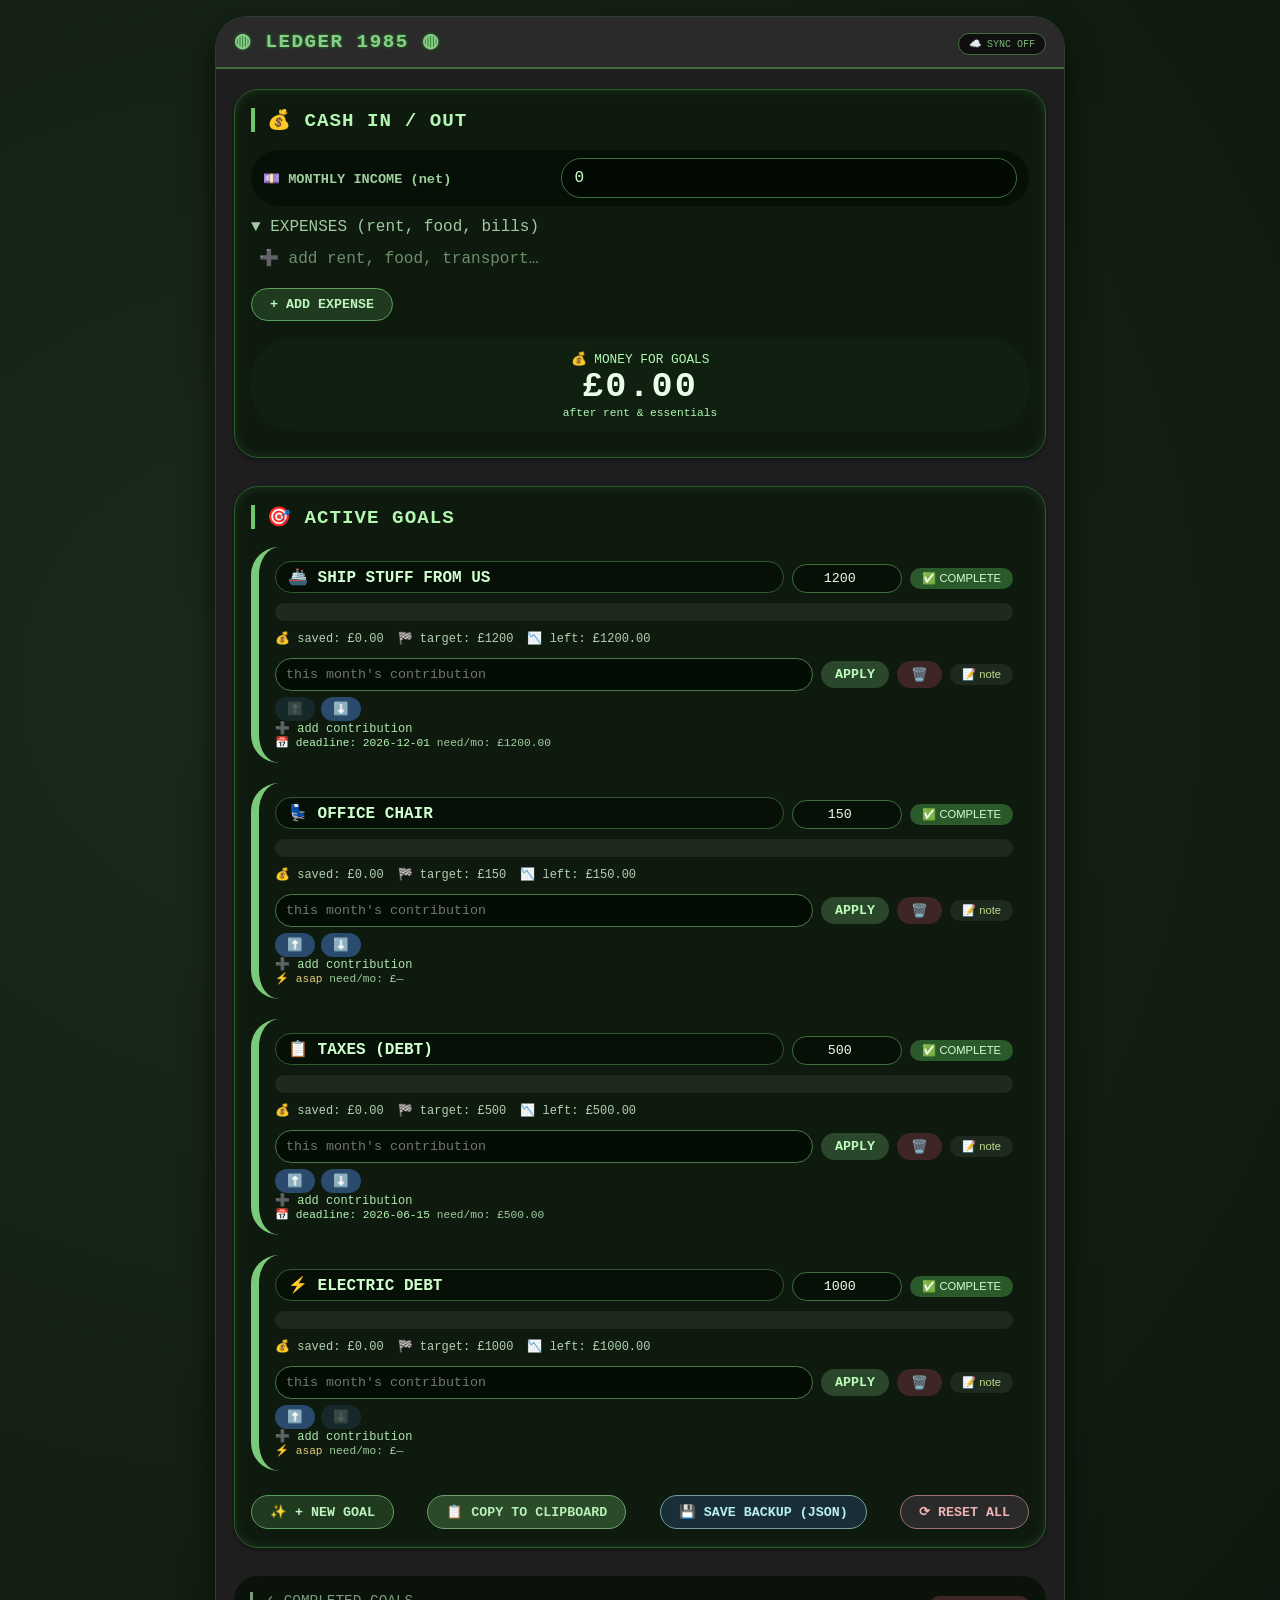
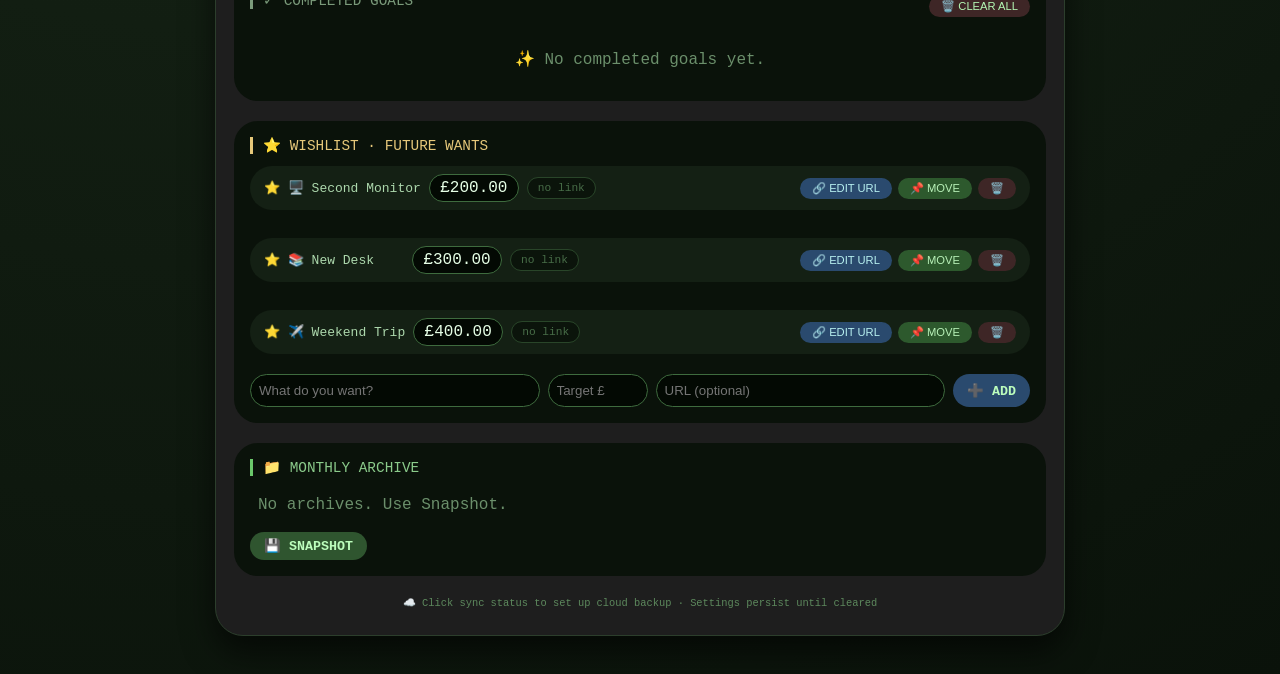
<file: budget.html>
<!DOCTYPE html>
<html lang="en">
<head>
    <meta charset="UTF-8">
    <meta name="viewport" content="width=device-width, initial-scale=1.0, user-scalable=yes, viewport-fit=cover">
    <title>Ledger 1985 · Goal Forge</title>
    <style>
        * { margin: 0; padding: 0; box-sizing: border-box; }
        body {
            background: radial-gradient(circle at 20% 30%, #1a2a1a, #0a120a);
            font-family: 'Courier New', 'Fira Code', 'VT323', monospace;
            padding: 16px 12px 40px;
            min-height: 100vh;
        }
        .crt {
            max-width: 850px;
            margin: 0 auto;
            background: #1e1e1e;
            border-radius: 32px 32px 28px 28px;
            box-shadow: 0 16px 32px rgba(0,0,0,0.6), inset 0 1px 0px rgba(255,255,255,0.06);
            border: 1px solid #2c3e2c;
        }
        .window-header {
            background: #2a2a2a;
            padding: 12px 18px;
            border-radius: 32px 32px 0 0;
            border-bottom: 2px solid #3c6e3c;
            display: flex;
            justify-content: space-between;
            align-items: baseline;
            flex-wrap: wrap;
            gap: 8px;
        }
        .title { font-weight: bold; letter-spacing: 1.5px; font-size: 1.2rem; color: #8bcb8b; text-shadow: 0 0 3px #1f9a1f; }
        .sync-status { font-size: 10px; background: #0f0f0f; padding: 4px 10px; border-radius: 40px; color: #7ab87a; font-family: monospace; cursor: pointer; border: 1px solid #3e6e3e; }
        .content { padding: 20px 18px 26px; }
        .panel { background: #0e1a0e; border: 1px solid #2b5e2b; border-radius: 24px; padding: 18px 16px; margin-bottom: 28px; box-shadow: inset 0 0 8px #1f3a1f, 0 2px 4px rgba(0,0,0,0.4); }
        .panel h2 { font-size: 1.2rem; letter-spacing: 1px; color: #b3f7b3; border-left: 4px solid #6bc86b; padding-left: 12px; margin-bottom: 18px; }
        .budget-row { display: flex; flex-wrap: wrap; gap: 12px; margin-bottom: 12px; align-items: center; background: #071007; padding: 8px 12px; border-radius: 60px; }
        .budget-row label { flex: 2; min-width: 100px; font-size: 0.85rem; font-weight: bold; color: #9dcf9d; }
        .budget-row input { flex: 3; background: #030903; border: 1px solid #3c6e3c; padding: 10px 12px; font-family: monospace; font-size: 1rem; color: #d2ffd2; border-radius: 40px; outline: none; }
        .expense-item { display: flex; gap: 8px; margin-bottom: 8px; align-items: center; flex-wrap: wrap; }
        .expense-name { flex: 2; background: #0d170d; border: 1px solid #2f582f; padding: 8px 12px; border-radius: 40px; color: #add8ad; font-family: monospace; }
        .expense-amount { flex: 1; background: #030903; border: 1px solid #3e6b3e; padding: 8px 12px; border-radius: 40px; color: #e2ffe2; font-family: monospace; }
        .remove-expense { background: #2e1e1e; border: none; color: #ffa0a0; font-weight: bold; width: 36px; border-radius: 60px; cursor: pointer; font-size: 1.2rem; }
        .add-btn { background: #1f3a1f; border: 1px solid #5ba05b; padding: 8px 18px; border-radius: 60px; font-family: monospace; font-weight: bold; color: #bef5be; margin-top: 12px; width: fit-content; cursor: pointer; }
        .add-btn:active { transform: scale(0.97); background: #2f552f; }
        .goal-money-card { background: #102010; border-radius: 40px; padding: 12px 18px; text-align: center; margin: 18px 0 8px; }
        .goal-money-number { font-size: 2.2rem; font-weight: bold; color: #e6ffe6; letter-spacing: 2px; }
        .section-header { display: flex; justify-content: space-between; align-items: center; flex-wrap: wrap; margin-bottom: 12px; }
        .section-toggle { background: #2a4a2a; border: none; border-radius: 60px; padding: 4px 12px; color: #b3f7b3; cursor: pointer; font-size: 0.7rem; }
        .goals-list { margin-top: 12px; display: flex; flex-direction: column; gap: 20px; }
        .goal-card { background: #0f1a0f; border-radius: 28px; border-left: 8px solid #7bc97b; padding: 14px 16px; transition: all 0.1s; }
        .completed-card { border-left: 8px solid #5a7a5a; opacity: 0.85; }
        .goal-header { display: flex; justify-content: space-between; flex-wrap: wrap; align-items: baseline; margin-bottom: 8px; gap: 8px; }
        .goal-name { font-weight: bold; font-size: 1rem; background: #071007; border: 1px solid #2f582f; padding: 6px 12px; border-radius: 60px; color: #d0ffd0; font-family: monospace; flex: 2; }
        .goal-target-edit { background: #071007; border: 1px solid #3c723c; padding: 6px 10px; border-radius: 40px; color: #f0fff0; width: 110px; font-family: monospace; text-align: center; }
        .goal-complete-btn { background: #2a5a2a; border: none; border-radius: 60px; padding: 4px 12px; color: #d4ffd4; cursor: pointer; font-size: 0.7rem; }
        .goal-restore-btn { background: #2a4a6e; border: none; border-radius: 60px; padding: 4px 12px; color: #b7f0f0; cursor: pointer; font-size: 0.7rem; }
        .progress-bar-bg { background: #1d2a1d; border-radius: 60px; height: 18px; margin: 10px 0; overflow: hidden; }
        .progress-fill { background: #6bd96b; width: 0%; height: 100%; border-radius: 60px; }
        .goal-stats { display: flex; flex-wrap: wrap; gap: 14px; font-size: 0.75rem; color: #b1d0b1; margin: 8px 0; }
        .goal-input-group { display: flex; flex-wrap: wrap; gap: 8px; margin: 12px 0 6px; align-items: center; }
        .contribution-input { background: #030d03; border: 1px solid #477a47; padding: 8px 10px; border-radius: 60px; color: #ceffce; font-family: monospace; flex: 1; }
        .small-btn { background: #2b472b; border: none; border-radius: 60px; padding: 6px 14px; font-family: monospace; font-weight: bold; color: #bcfdbc; cursor: pointer; }
        .delete-goal { background: #3e2626; color: #ffb4b4; border: none; border-radius: 60px; padding: 6px 14px; cursor: pointer; }
        .move-btn { background: #2a4a6e; border: none; border-radius: 60px; padding: 4px 12px; font-family: monospace; font-size: 0.8rem; color: #b7f0f0; cursor: pointer; }
        .notes-toggle { background: #1f2a1f; border: none; border-radius: 60px; padding: 4px 12px; font-size: 0.7rem; color: #bada8a; cursor: pointer; width: fit-content; }
        .notes-area { margin-top: 8px; background: #092009; border-radius: 20px; padding: 8px 12px; display: none; }
        .notes-area textarea { width: 100%; background: #030f03; border: 1px solid #4f7a4f; color: #cef5ce; font-family: monospace; padding: 8px; border-radius: 20px; font-size: 0.7rem; resize: vertical; }
        .action-bar { display: flex; flex-wrap: wrap; justify-content: space-between; gap: 12px; margin-top: 12px; }
        .reset-btn { background: #2a2a2a; border: 1px solid #9e6e6e; color: #f0b3b3; }
        .export-btn { background: #1a2e3a; border: 1px solid #6f9f9f; color: #b7f0f0; }
        .copy-btn { background: #2a4a2a; border: 1px solid #6f9f6f; color: #b7f0b7; }
        .archive-panel { background: #0a120a; border-radius: 24px; padding: 16px; margin-top: 20px; }
        .archive-title { color: #8bcb8b; font-size: 0.9rem; margin-bottom: 12px; border-left: 3px solid #6bc86b; padding-left: 10px; }
        .archive-list { display: flex; flex-direction: column; gap: 8px; max-height: 200px; overflow-y: auto; }
        .archive-item { background: #142014; border-radius: 40px; padding: 8px 14px; display: flex; justify-content: space-between; align-items: center; flex-wrap: wrap; gap: 8px; }
        .archive-month { color: #add8ad; font-family: monospace; cursor: pointer; flex: 1; }
        .archive-month:hover { color: #d4ffd4; text-decoration: underline; }
        .archive-copy-btn { background: #2a5a4a; border: none; border-radius: 40px; padding: 4px 10px; color: #b7f0b0; cursor: pointer; font-size: 0.7rem; }
        .archive-export { background: #1a2e3a; border: none; border-radius: 40px; padding: 4px 10px; color: #b7f0f0; cursor: pointer; font-size: 0.7rem; }
        .archive-delete { background: #3e2626; border: none; border-radius: 40px; padding: 4px 10px; color: #ffb4b4; cursor: pointer; font-size: 0.7rem; }
        .wishlist-panel { background: #0a120a; border-radius: 24px; padding: 16px; margin-top: 20px; }
        .wishlist-title { color: #e6c87a; font-size: 0.9rem; margin-bottom: 12px; border-left: 3px solid #e6c87a; padding-left: 10px; }
        .wishlist-item {
            background: #142014;
            border-radius: 40px;
            padding: 8px 14px;
            margin-bottom: 8px;
            display: flex;
            justify-content: space-between;
            align-items: center;
            flex-wrap: wrap;
            gap: 8px;
        }
        .wishlist-info { flex: 3; display: flex; flex-wrap: wrap; gap: 8px; align-items: center; }
        .wishlist-name { color: #add8ad; font-family: monospace; min-width: 140px; }
        .wishlist-amount { color: #e6ffe6; background: #030903; border: 1px solid #3e6b3e; padding: 4px 10px; border-radius: 40px; width: 90px; text-align: center; }
        .wishlist-url { color: #7ab87a; background: #030903; border: 1px solid #3e6b3e; padding: 4px 10px; border-radius: 40px; font-size: 0.7rem; text-decoration: none; display: inline-block; max-width: 200px; overflow: hidden; text-overflow: ellipsis; white-space: nowrap; }
        .wishlist-url:hover { color: #b3f7b3; text-decoration: underline; }
        .wishlist-actions { display: flex; gap: 6px; flex-wrap: wrap; }
        .wishlist-move-btn { background: #2d592d; border: none; border-radius: 40px; padding: 4px 12px; color: #b7f0b7; cursor: pointer; font-size: 0.7rem; }
        .wishlist-delete-btn { background: #3e2626; border: none; border-radius: 40px; padding: 4px 12px; color: #ffb4b4; cursor: pointer; font-size: 0.7rem; }
        .wishlist-edit-url-btn { background: #2a4a6e; border: none; border-radius: 40px; padding: 4px 12px; color: #b7f0f0; cursor: pointer; font-size: 0.7rem; }
        .completed-panel { background: #0a120a; border-radius: 24px; padding: 16px; margin-top: 20px; }
        .completed-title { color: #7a9a7a; font-size: 0.9rem; margin-bottom: 12px; border-left: 3px solid #7a9a7a; padding-left: 10px; }
        .completed-list { display: flex; flex-direction: column; gap: 8px; max-height: 200px; overflow-y: auto; }
        .completed-item {
            background: #142014;
            border-radius: 40px;
            padding: 8px 14px;
            display: flex;
            justify-content: space-between;
            align-items: center;
            flex-wrap: wrap;
            gap: 8px;
            opacity: 0.8;
        }
        .completed-name { color: #8aae8a; font-family: monospace; }
        .completed-date { font-size: 0.65rem; color: #6a8e6a; }
        .completed-restore-btn { background: #2a4a2a; border: none; border-radius: 40px; padding: 4px 12px; color: #b7f0b7; cursor: pointer; font-size: 0.7rem; }
        .completed-delete-btn { background: #3e2626; border: none; border-radius: 40px; padding: 4px 12px; color: #ffb4b4; cursor: pointer; font-size: 0.7rem; }
        .view-mode-badge { background: #2a4a2a; border-radius: 40px; padding: 4px 12px; font-size: 0.7rem; color: #b3f7b3; margin-bottom: 12px; display: inline-block; }
        .reorder-buttons { display: flex; gap: 6px; align-items: center; }
        .toast-msg { position: fixed; bottom: 80px; left: 50%; transform: translateX(-50%); background: #2a5a2a; color: #d4ffd4; padding: 8px 20px; border-radius: 60px; font-size: 0.8rem; z-index: 1000; box-shadow: 0 2px 8px black; pointer-events: none; }
        .modal-small { position: fixed; top: 0; left: 0; width: 100%; height: 100%; background: #071007dd; backdrop-filter: blur(3px); justify-content: center; align-items: center; z-index: 1001; display: none; }
        .modal-small-content { background: #121e12; max-width: 400px; width: 90%; border-radius: 28px; border: 1px solid #578b57; padding: 20px; position: relative; }
        .modal-close-x { position: absolute; top: 12px; right: 16px; font-size: 1.2rem; cursor: pointer; color: #ffb4b4; }
        .modal-close-x:hover { color: #ff6666; }
        .modal-small select, .modal-small input { background: #030903; border: 1px solid #3e7e3e; padding: 8px; color: #d6ffd6; border-radius: 40px; width: 100%; margin: 8px 0; }
        footer { font-size: 0.65rem; text-align: center; margin-top: 20px; color: #5d895d; }
        @media (max-width: 640px) {
            .content { padding: 12px; }
            .goal-input-group { flex-direction: column; align-items: stretch; }
            .goal-header { flex-direction: column; }
            .wishlist-info { flex-direction: column; align-items: flex-start; }
            .wishlist-url { max-width: 100%; white-space: normal; word-break: break-all; }
        }
    </style>
</head>
<body>
<div class="crt">
    <div class="window-header">
        <div class="title">◍ LEDGER 1985 ◍</div>
        <div class="sync-status" id="syncStatusChip">☁️ SYNC OFF</div>
    </div>
    <div class="content">
        <div class="panel">
            <h2>💰 CASH IN / OUT</h2>
            <div class="budget-row">
                <label>💷 MONTHLY INCOME (net)</label>
                <input type="number" id="monthlyIncome" placeholder="0.00" step="any" value="0">
            </div>
            <div style="margin: 8px 0 4px;"><span style="color:#9fca9f;">▼ EXPENSES (rent, food, bills)</span></div>
            <div id="expensesContainer"></div>
            <button class="add-btn" id="addExpenseBtn">+ ADD EXPENSE</button>
            <div class="goal-money-card">
                <div style="font-size: 0.8rem; color:#b3f7b3;">💰 MONEY FOR GOALS</div>
                <div class="goal-money-number" id="goalMoneyDisplay">£0.00</div>
                <div style="font-size: 0.7rem; color:#b3f7b3;">after rent & essentials</div>
            </div>
        </div>

        <div class="panel">
            <h2>🎯 ACTIVE GOALS</h2>
            <div id="viewModeBadge" class="view-mode-badge" style="display:none;">📖 VIEWING ARCHIVE</div>
            <div id="goalsListContainer" class="goals-list"></div>
            <div class="action-bar">
                <button class="add-btn" id="addGoalBtn">✨ + NEW GOAL</button>
                <button class="add-btn copy-btn" id="copyToClipboardBtn">📋 COPY TO CLIPBOARD</button>
                <button class="add-btn export-btn" id="exportJSONBtn">💾 SAVE BACKUP (JSON)</button>
                <button class="add-btn reset-btn" id="resetAllBtn">⟳ RESET ALL</button>
            </div>
        </div>

        <!-- COMPLETED GOALS SECTION -->
        <div class="completed-panel">
            <div class="section-header">
                <div class="completed-title">✓ COMPLETED GOALS</div>
                <button id="clearAllCompletedBtn" class="section-toggle" style="background:#3e2626;">🗑️ CLEAR ALL</button>
            </div>
            <div id="completedList" class="completed-list"></div>
        </div>

        <!-- WISHLIST SECTION -->
        <div class="wishlist-panel">
            <div class="wishlist-title">⭐ WISHLIST · FUTURE WANTS</div>
            <div id="wishlistContainer" class="goals-list" style="margin-top: 0;"></div>
            <div style="display: flex; gap: 8px; margin-top: 12px; flex-wrap: wrap;">
                <input type="text" id="newWishlistName" placeholder="What do you want?" style="flex:2; background:#030903; border:1px solid #3e6b3e; padding:8px; border-radius:40px; color:#d2ffd2;">
                <input type="number" id="newWishlistAmount" placeholder="Target £" style="width:100px; background:#030903; border:1px solid #3e6b3e; padding:8px; border-radius:40px; color:#d2ffd2;">
                <input type="text" id="newWishlistUrl" placeholder="URL (optional)" style="flex:2; background:#030903; border:1px solid #3e6b3e; padding:8px; border-radius:40px; color:#d2ffd2;">
                <button id="addWishlistBtn" class="small-btn" style="background:#2a4a6e;">➕ ADD</button>
            </div>
        </div>

        <div class="archive-panel">
            <div class="archive-title">📁 MONTHLY ARCHIVE</div>
            <div id="archiveList" class="archive-list"></div>
            <div style="margin-top: 10px;">
                <button id="saveCurrentMonthBtn" class="small-btn" style="background:#2f552f;">💾 SNAPSHOT</button>
                <button id="exitArchiveBtn" class="small-btn" style="display:none; background:#5a4a2a;">✖️ BACK</button>
            </div>
        </div>
        <footer>☁️ Click sync status to set up cloud backup · Settings persist until cleared</footer>
    </div>
</div>

<!-- Copy Month Modal -->
<div id="copyModal" class="modal-small">
    <div class="modal-small-content">
        <span class="modal-close-x" id="closeCopyModalX">✗</span>
        <h3 style="color:#b1f0b1;">📋 COPY TO CURRENT</h3>
        <label>Name:</label>
        <input type="text" id="copyMonthName" placeholder="e.g., June 2026">
        <label>Progress:</label>
        <select id="copyProgressOption">
            <option value="keep">Keep saved progress</option>
            <option value="reset">Reset progress to £0</option>
        </select>
        <div style="display:flex; gap:12px; margin-top: 16px;">
            <button id="confirmCopyBtn" class="small-btn" style="background:#2d592d; flex:1;">📋 COPY & USE</button>
            <button id="cancelCopyBtn" class="small-btn" style="background:#2e2e2e; flex:1;">CANCEL</button>
        </div>
    </div>
</div>

<!-- Sync Modal with persistence -->
<div id="syncModal" style="display:none; position:fixed; top:0; left:0; width:100%; height:100%; background:#071007dd; backdrop-filter: blur(3px); justify-content:center; align-items:center; z-index:1000;">
    <div style="background:#121e12; max-width:360px; width:90%; border-radius:32px; border:1px solid #578b57; padding:22px;">
        <h3 style="color:#b1f0b1;">☁️ CLOUD SYNC</h3>
        <label style="color:#97cf97;">GitHub Token (stored locally)</label>
        <input type="password" id="modalToken" placeholder="GitHub Personal Access Token" style="width:100%; margin:8px 0; background:#030903; border:1px solid #3e7e3e; padding:8px; color:#d6ffd6;">
        <label style="color:#97cf97;">Gist ID (same across devices)</label>
        <input type="text" id="modalGistId" placeholder="Gist ID" style="width:100%; margin:8px 0; background:#030903; border:1px solid #3e7e3e; padding:8px; color:#d6ffd6;">
        <div id="syncCurrentStatus" style="font-size:10px; color:#7ab87a; margin-bottom:12px;"></div>
        <div style="display:flex; gap:12px; margin-top: 16px;">
            <button id="saveGistSettingsBtn" style="background:#2d592d; border:none; padding:8px; border-radius:60px; color:white; flex:1;">💾 SAVE & SYNC</button>
            <button id="resetSyncBtn" style="background:#3e2626; border:none; padding:8px; border-radius:60px; color:#ffb4b4; flex:1;">🗑️ CLEAR</button>
        </div>
        <div style="margin-top:12px;">
            <button id="closeSyncModalBtn" style="background:#2e2e2e; border:none; padding:6px; border-radius:60px; color:#aaa; width:100%;">CANCEL</button>
        </div>
    </div>
</div>

<script>
    // ========== DATA ==========
    let monthlyIncome = 0;
    let expenses = [];
    let goals = [];
    let completedGoals = [];
    let wishlist = [];
    let monthlyArchive = {};
    let currentViewArchive = null;
    
    let githubToken = localStorage.getItem('goal_github_token') || '';
    let gistId = localStorage.getItem('goal_gist_id') || '';
    let syncInProgress = false;

    // DOM refs
    const incomeInput = document.getElementById('monthlyIncome');
    const expensesContainer = document.getElementById('expensesContainer');
    const goalsContainer = document.getElementById('goalsListContainer');
    const wishlistContainer = document.getElementById('wishlistContainer');
    const completedContainer = document.getElementById('completedList');
    const goalMoneySpan = document.getElementById('goalMoneyDisplay');
    const syncStatusSpan = document.getElementById('syncStatusChip');
    const archiveListDiv = document.getElementById('archiveList');

    // Modal refs
    const copyModal = document.getElementById('copyModal');
    const copyMonthNameInput = document.getElementById('copyMonthName');
    const copyProgressOption = document.getElementById('copyProgressOption');
    let pendingCopySource = null;

    function getCurrentYearMonth() { const d = new Date(); return `${d.getFullYear()}-${String(d.getMonth()+1).padStart(2,'0')}`; }
    function calculateGoalMoney() { let totalExpenses = expenses.reduce((sum, e) => sum + (parseFloat(e.amount) || 0), 0); let incomeVal = parseFloat(monthlyIncome) || 0; return incomeVal - totalExpenses > 0 ? incomeVal - totalExpenses : 0; }
    function updateGoalMoneyDisplay() { goalMoneySpan.innerText = `£${calculateGoalMoney().toFixed(2)}`; }
    function showToast(msg) { let d = document.createElement('div'); d.className = 'toast-msg'; d.innerText = msg; document.body.appendChild(d); setTimeout(() => d.remove(), 2000); }
    
    function updateSyncStatusDisplay() {
        if (githubToken && gistId) {
            const shortGist = gistId.length > 10 ? gistId.substring(0, 10) + '…' : gistId;
            syncStatusSpan.innerHTML = `☁️ ${shortGist}`;
            syncStatusSpan.style.background = '#1a3a1a';
        } else if (githubToken && !gistId) {
            syncStatusSpan.innerHTML = `☁️ TOKEN ONLY`;
            syncStatusSpan.style.background = '#3a3a1a';
        } else if (!githubToken && gistId) {
            syncStatusSpan.innerHTML = `☁️ GIST ONLY`;
            syncStatusSpan.style.background = '#3a3a1a';
        } else {
            syncStatusSpan.innerHTML = `☁️ SYNC OFF`;
            syncStatusSpan.style.background = '#0f0f0f';
        }
    }

    function updateModalStatusDisplay() {
        const statusDiv = document.getElementById('syncCurrentStatus');
        if (!statusDiv) return;
        if (githubToken && gistId) {
            statusDiv.innerHTML = `✅ Active: Gist ${gistId.substring(0, 12)}…`;
            statusDiv.style.color = '#8bcb8b';
        } else if (githubToken && !gistId) {
            statusDiv.innerHTML = `⚠️ Token saved, no Gist ID`;
            statusDiv.style.color = '#e6c87a';
        } else if (!githubToken && gistId) {
            statusDiv.innerHTML = `⚠️ Gist ID saved, no token`;
            statusDiv.style.color = '#e6c87a';
        } else {
            statusDiv.innerHTML = `❌ No sync settings`;
            statusDiv.style.color = '#ffb4b4';
        }
    }

    function persistAll() {
        if (currentViewArchive) return;
        localStorage.setItem('ledger1985_final', JSON.stringify({ monthlyIncome, expenses, goals: goals.map(g => ({ ...g })), completedGoals, wishlist }));
        localStorage.setItem('ledger1985_archive', JSON.stringify(monthlyArchive));
        triggerGistBackup();
    }

    function seedDefaultGoals() {
        goals = [
            { id: 'ship1', name: '🚢 SHIP STUFF FROM US', targetAmount: 1200, currentSaved: 0, targetDate: '2026-12-01', orderIndex: 0, userMonthlyContribution: 0, note: '' },
            { id: 'chair', name: '💺 OFFICE CHAIR', targetAmount: 150, currentSaved: 0, targetDate: '', orderIndex: 1, userMonthlyContribution: 0, note: '' },
            { id: 'taxes', name: '📋 TAXES (DEBT)', targetAmount: 500, currentSaved: 0, targetDate: '2026-06-15', orderIndex: 2, userMonthlyContribution: 0, note: '' },
            { id: 'electric', name: '⚡ ELECTRIC DEBT', targetAmount: 1000, currentSaved: 0, targetDate: '', orderIndex: 3, userMonthlyContribution: 0, note: '' }
        ];
        completedGoals = [];
        wishlist = [
            { id: 'w1', name: '🖥️ Second Monitor', targetAmount: 200, url: '' },
            { id: 'w2', name: '📚 New Desk', targetAmount: 300, url: '' },
            { id: 'w3', name: '✈️ Weekend Trip', targetAmount: 400, url: '' }
        ];
    }

    function loadFromLocal() {
        const saved = localStorage.getItem('ledger1985_final');
        const savedArchive = localStorage.getItem('ledger1985_archive');
        if (savedArchive) monthlyArchive = JSON.parse(savedArchive);
        if (saved) {
            const data = JSON.parse(saved);
            monthlyIncome = data.monthlyIncome || 0;
            expenses = data.expenses || [];
            goals = data.goals || [];
            completedGoals = data.completedGoals || [];
            wishlist = data.wishlist || [];
            goals.forEach(g => { if (g.note === undefined) g.note = ''; if (g.orderIndex === undefined) g.orderIndex = 0; });
            expenses.forEach(e => { if (e.note === undefined) e.note = ''; });
            goals.sort((a,b) => (a.orderIndex||0) - (b.orderIndex||0));
            incomeInput.value = monthlyIncome;
        }
        if (goals.length === 0 && wishlist.length === 0 && completedGoals.length === 0) seedDefaultGoals();
        renderExpenses();
        renderGoals();
        renderCompleted();
        renderWishlist();
        updateGoalMoneyDisplay();
        renderArchiveList();
        updateMonthDisplay();
        updateSyncStatusDisplay();
    }

    function updateMonthDisplay() { document.getElementById('currentMonthDisplay').innerText = `(${getCurrentYearMonth()})`; }

    // ========== GOAL FUNCTIONS ==========
    function completeGoal(goalId) {
        const goalIndex = goals.findIndex(g => g.id === goalId);
        if (goalIndex === -1) return;
        const goal = goals[goalIndex];
        completedGoals.unshift({ id: goal.id, name: goal.name, targetAmount: goal.targetAmount, completedDate: new Date().toISOString(), note: goal.note || '' });
        goals.splice(goalIndex, 1);
        goals.forEach((g, idx) => g.orderIndex = idx);
        persistAll();
        renderGoals();
        renderCompleted();
        showToast(`✅ "${goal.name}" completed!`);
    }

    function restoreCompletedGoal(goalId) {
        const completedIndex = completedGoals.findIndex(c => c.id === goalId);
        if (completedIndex === -1) return;
        const completed = completedGoals[completedIndex];
        goals.push({ id: completed.id, name: completed.name, targetAmount: completed.targetAmount, currentSaved: 0, targetDate: '', orderIndex: goals.length, userMonthlyContribution: 0, note: completed.note || '' });
        completedGoals.splice(completedIndex, 1);
        persistAll();
        renderGoals();
        renderCompleted();
        showToast(`↺ "${completed.name}" restored.`);
    }

    function deleteCompletedGoal(goalId) {
        if (confirm("Permanently delete this completed goal?")) {
            completedGoals = completedGoals.filter(c => c.id !== goalId);
            persistAll();
            renderCompleted();
            showToast(`Deleted.`);
        }
    }

    function clearAllCompleted() {
        if (confirm("⚠️ Delete ALL completed goals?")) {
            completedGoals = [];
            persistAll();
            renderCompleted();
            showToast(`All cleared.`);
        }
    }

    function renderCompleted() {
        if (!completedContainer) return;
        if (completedGoals.length === 0) {
            completedContainer.innerHTML = '<div style="color:#6b8f6b; text-align:center; padding:16px;">✨ No completed goals yet.</div>';
            return;
        }
        let html = '';
        completedGoals.forEach(goal => {
            const date = new Date(goal.completedDate).toLocaleDateString('en-GB');
            html += `<div class="completed-item"><div><span class="completed-name">✓ ${escapeHtml(goal.name)}</span><span class="completed-date"> · ${date}</span>${goal.targetAmount ? `<span style="font-size:0.65rem;"> · £${goal.targetAmount}</span>` : ''}</div><div><button class="completed-restore-btn" data-id="${goal.id}">↺ RESTORE</button><button class="completed-delete-btn" data-id="${goal.id}">🗑️</button></div></div>`;
        });
        completedContainer.innerHTML = html;
        document.querySelectorAll('.completed-restore-btn').forEach(btn => btn.addEventListener('click', () => restoreCompletedGoal(btn.dataset.id)));
        document.querySelectorAll('.completed-delete-btn').forEach(btn => btn.addEventListener('click', () => deleteCompletedGoal(btn.dataset.id)));
    }

    // ========== WISHLIST FUNCTIONS ==========
    function addToWishlist() {
        const name = document.getElementById('newWishlistName').value.trim();
        const amount = parseFloat(document.getElementById('newWishlistAmount').value) || 0;
        const url = document.getElementById('newWishlistUrl').value.trim();
        if (!name) { alert("Enter a name"); return; }
        wishlist.push({ id: Date.now().toString(), name: name, targetAmount: amount, url: url });
        document.getElementById('newWishlistName').value = '';
        document.getElementById('newWishlistAmount').value = '';
        document.getElementById('newWishlistUrl').value = '';
        persistAll();
        renderWishlist();
        showToast(`✨ Added "${name}"`);
    }

    function editWishlistUrl(itemId) {
        const item = wishlist.find(w => w.id === itemId);
        if (!item) return;
        const newUrl = prompt("Enter URL:", item.url || "");
        if (newUrl !== null) { item.url = newUrl; persistAll(); renderWishlist(); showToast(`URL updated`); }
    }

    function moveWishlistToGoals(itemId) {
        const itemIndex = wishlist.findIndex(w => w.id === itemId);
        if (itemIndex === -1) return;
        const item = wishlist[itemIndex];
        goals.push({ id: Date.now().toString(), name: item.name, targetAmount: item.targetAmount, currentSaved: 0, targetDate: '', orderIndex: goals.length, userMonthlyContribution: 0, note: item.url ? `🔗 ${item.url}` : '' });
        wishlist.splice(itemIndex, 1);
        persistAll();
        renderGoals();
        renderWishlist();
        showToast(`🎯 "${item.name}" moved to Goals!`);
    }

    function deleteWishlistItem(itemId) {
        if (confirm("Remove from wishlist?")) {
            wishlist = wishlist.filter(w => w.id !== itemId);
            persistAll();
            renderWishlist();
            showToast(`Removed`);
        }
    }

    function renderWishlist() {
        if (!wishlistContainer) return;
        if (wishlist.length === 0) { wishlistContainer.innerHTML = '<div style="color:#6b8f6b; text-align:center; padding:20px;">✨ Wishlist empty. Add things you want!</div>'; return; }
        let html = '';
        wishlist.forEach(item => {
            const urlDisplay = item.url ? (item.url.length > 40 ? item.url.substring(0, 37) + '...' : item.url) : '';
            html += `<div class="wishlist-item"><div class="wishlist-info"><span class="wishlist-name">⭐ ${escapeHtml(item.name)}</span><span class="wishlist-amount">£${item.targetAmount.toFixed(2)}</span>${item.url ? `<a href="${escapeHtml(item.url)}" target="_blank" class="wishlist-url">🔗 ${escapeHtml(urlDisplay)}</a>` : '<span class="wishlist-url" style="opacity:0.5;">no link</span>'}</div><div class="wishlist-actions"><button class="wishlist-edit-url-btn" data-id="${item.id}">🔗 EDIT URL</button><button class="wishlist-move-btn" data-id="${item.id}">📌 MOVE</button><button class="wishlist-delete-btn" data-id="${item.id}">🗑️</button></div></div>`;
        });
        wishlistContainer.innerHTML = html;
        document.querySelectorAll('.wishlist-move-btn').forEach(btn => btn.addEventListener('click', () => moveWishlistToGoals(btn.dataset.id)));
        document.querySelectorAll('.wishlist-delete-btn').forEach(btn => btn.addEventListener('click', () => deleteWishlistItem(btn.dataset.id)));
        document.querySelectorAll('.wishlist-edit-url-btn').forEach(btn => btn.addEventListener('click', () => editWishlistUrl(btn.dataset.id)));
    }

    // ========== COPY ARCHIVE ==========
    function openCopyModal(archiveKey) { pendingCopySource = archiveKey; copyMonthNameInput.value = ""; copyProgressOption.value = "keep"; copyModal.style.display = 'flex'; }
    function closeCopyModal() { copyModal.style.display = 'none'; pendingCopySource = null; }
    function executeCopyToCurrent() {
        if (!pendingCopySource || !monthlyArchive[pendingCopySource]) { showToast("Error"); closeCopyModal(); return; }
        const newName = copyMonthNameInput.value.trim();
        if (!newName) { alert("Enter a name"); return; }
        const source = monthlyArchive[pendingCopySource];
        const keepProgress = copyProgressOption.value === "keep";
        monthlyIncome = source.monthlyIncome;
        expenses = JSON.parse(JSON.stringify(source.expenses));
        goals = JSON.parse(JSON.stringify(source.goals));
        completedGoals = source.completedGoals ? JSON.parse(JSON.stringify(source.completedGoals)) : [];
        wishlist = source.wishlist ? JSON.parse(JSON.stringify(source.wishlist)) : [];
        if (!keepProgress) goals.forEach(g => { g.currentSaved = 0; g.userMonthlyContribution = 0; });
        else goals.forEach(g => { g.userMonthlyContribution = 0; });
        goals.forEach((g, idx) => { g.orderIndex = idx; });
        incomeInput.value = monthlyIncome;
        if (currentViewArchive) exitArchiveMode();
        persistAll();
        renderExpenses(); renderGoals(); renderCompleted(); renderWishlist(); updateGoalMoneyDisplay(); renderArchiveList(); updateMonthDisplay();
        closeCopyModal();
        showToast(`✅ "${newName}" is now current month`);
    }

    function exitArchiveMode() { currentViewArchive = null; loadFromLocal(); document.getElementById('viewModeBadge').style.display = 'none'; document.getElementById('exitArchiveBtn').style.display = 'none'; }
    function saveSnapshotToArchive(monthKey) { if (!monthKey) monthKey = getCurrentYearMonth(); const customName = prompt("Name this snapshot:", monthKey); monthlyArchive[monthKey] = { monthlyIncome, expenses: JSON.parse(JSON.stringify(expenses)), goals: JSON.parse(JSON.stringify(goals)), completedGoals: JSON.parse(JSON.stringify(completedGoals)), wishlist: JSON.parse(JSON.stringify(wishlist)), customName: customName || monthKey, archivedDate: new Date().toISOString() }; persistAll(); renderArchiveList(); showToast(`Saved: ${customName || monthKey}`); }

    // ========== REORDER ==========
    function moveGoalUp(index) { if (index <= 0) return; [goals[index-1], goals[index]] = [goals[index], goals[index-1]]; goals.forEach((g, i) => g.orderIndex = i); persistAll(); renderGoals(); }
    function moveGoalDown(index) { if (index >= goals.length - 1) return; [goals[index+1], goals[index]] = [goals[index], goals[index+1]]; goals.forEach((g, i) => g.orderIndex = i); persistAll(); renderGoals(); }

    // ========== EXPORTS ==========
    function copyToClipboard() {
        let text = `LEDGER REPORT - ${getCurrentYearMonth()}\n=================================\nINCOME: £${monthlyIncome}\n\nEXPENSES:\n`;
        expenses.forEach(e => text += `  ${e.name}: £${e.amount}\n`);
        text += `\nACTIVE GOALS:\n`;
        goals.forEach((g, i) => text += `  ${i+1}. ${g.name}: £${g.currentSaved} / £${g.targetAmount} (${Math.round((g.currentSaved/g.targetAmount)*100)}%)\n`);
        text += `\nCOMPLETED:\n`;
        completedGoals.forEach(g => text += `  ✓ ${g.name}\n`);
        text += `\nWISHLIST:\n`;
        wishlist.forEach(w => text += `  ⭐ ${w.name}: £${w.targetAmount}\n`);
        text += `\nMONEY FOR GOALS: £${calculateGoalMoney()}\n`;
        navigator.clipboard.writeText(text).then(() => showToast("✓ Copied!")).catch(() => alert("Manual copy"));
    }
    function exportJSON() { const data = { monthlyIncome, expenses, goals, completedGoals, wishlist, exportDate: new Date().toISOString() }; const blob = new Blob([JSON.stringify(data, null, 2)], {type: 'application/json'}); const a = document.createElement('a'); a.href = URL.createObjectURL(blob); a.download = `ledger_backup_${getCurrentYearMonth()}.json`; a.click(); URL.revokeObjectURL(blob.href); showToast("✓ JSON saved"); }
    function exportArchiveJSON(monthKey) { const snap = monthlyArchive[monthKey]; if (!snap) return; const displayName = snap.customName || monthKey; const blob = new Blob([JSON.stringify(snap, null, 2)], {type: 'application/json'}); const a = document.createElement('a'); a.href = URL.createObjectURL(blob); a.download = `ledger_${displayName.replace(/\s/g, '_')}.json`; a.click(); URL.revokeObjectURL(blob.href); showToast(`✓ ${displayName} saved`); }

    // ========== RENDER ==========
    function renderExpenses() {
        expensesContainer.innerHTML = '';
        if (expenses.length === 0) { expensesContainer.innerHTML = '<div style="color:#6b8f6b; padding:8px;">➕ add rent, food, transport…</div>'; return; }
        expenses.forEach((exp, idx) => {
            const row = document.createElement('div'); row.className = 'expense-item';
            row.innerHTML = `<input type="text" class="expense-name" value="${escapeHtml(exp.name)}" data-idx="${idx}" ${currentViewArchive ? 'disabled' : ''}><input type="number" step="any" class="expense-amount" value="${exp.amount}" data-idx="${idx}" ${currentViewArchive ? 'disabled' : ''}><button class="remove-expense" data-idx="${idx}" ${currentViewArchive ? 'disabled' : ''}>✕</button><button class="notes-toggle expense-note-toggle" data-idx="${idx}">📝 note</button><div class="notes-area expense-notes-${idx}" style="width:100%;"><textarea rows="2" ${currentViewArchive ? 'disabled' : ''}>${escapeHtml(exp.note || '')}</textarea></div>`;
            expensesContainer.appendChild(row);
        });
        attachExpenseEvents();
    }
    function attachExpenseEvents() {
        document.querySelectorAll('.expense-name').forEach(inp => { inp.onchange = () => { if(!currentViewArchive) { expenses[inp.dataset.idx].name = inp.value; persistAll(); updateGoalMoneyDisplay(); } }; });
        document.querySelectorAll('.expense-amount').forEach(inp => { inp.oninput = () => { if(!currentViewArchive) { expenses[inp.dataset.idx].amount = parseFloat(inp.value) || 0; persistAll(); updateGoalMoneyDisplay(); } }; });
        document.querySelectorAll('.remove-expense').forEach(btn => { btn.onclick = () => { if(!currentViewArchive) { expenses.splice(parseInt(btn.dataset.idx),1); renderExpenses(); persistAll(); updateGoalMoneyDisplay(); } }; });
        document.querySelectorAll('.expense-note-toggle').forEach(btn => { btn.onclick = () => { const div = document.querySelector(`.expense-notes-${btn.dataset.idx}`); if(div) div.style.display = div.style.display === 'none' ? 'block' : 'none'; }; });
        document.querySelectorAll('.notes-area textarea').forEach((ta, idx) => { ta.onblur = () => { if(!currentViewArchive && expenses[idx]) expenses[idx].note = ta.value; persistAll(); }; });
    }

    function monthsUntilDate(dateStr) { if (!dateStr) return 0; let target = new Date(dateStr); let now = new Date(); return (target.getFullYear() - now.getFullYear()) * 12 + (target.getMonth() - now.getMonth()); }
    function computeProjection(goal, monthlyContribution) {
        const remaining = goal.targetAmount - goal.currentSaved;
        if (remaining <= 0) return { message: '✓ ACHIEVED! Click Complete.' };
        if (monthlyContribution <= 0) return { message: '➕ add contribution' };
        let monthsNeeded = remaining / monthlyContribution;
        let projectionDate = new Date(); projectionDate.setMonth(projectionDate.getMonth() + Math.ceil(monthsNeeded));
        let formatted = projectionDate.toLocaleDateString('en-GB', { year:'numeric', month:'short' });
        if (goal.targetDate && goal.targetDate !== '') {
            let monthsUntilDeadline = monthsUntilDate(goal.targetDate);
            if (monthsUntilDeadline > 0) {
                let requiredMonthly = remaining / monthsUntilDeadline;
                if (monthlyContribution >= requiredMonthly - 0.01) return { message: `✅ on track · ${formatted}` };
                else return { message: `⚠️ behind: +£${(requiredMonthly - monthlyContribution).toFixed(2)}/mo` };
            }
        }
        return { message: `📅 est. ${formatted}` };
    }

    function renderGoals() {
        goalsContainer.innerHTML = '';
        if (goals.length === 0) { goalsContainer.innerHTML = '<div style="color:#7ba07b; text-align:center; padding:20px;">✨ No active goals.</div>'; return; }
        goals.forEach((goal, idx) => {
            const percent = goal.targetAmount > 0 ? (goal.currentSaved / goal.targetAmount) * 100 : 0;
            const monthlyContribution = goal.userMonthlyContribution || 0;
            const projection = computeProjection(goal, monthlyContribution);
            const deadlineInfo = goal.targetDate ? `<span style="color:#b3f7b3;">📅 deadline: ${goal.targetDate}</span>` : `<span style="color:#e6c87a;">⚡ asap</span>`;
            const neededPerMonth = (goal.targetAmount && goal.targetDate) ? ((goal.targetAmount - goal.currentSaved) / Math.max(1, monthsUntilDate(goal.targetDate))).toFixed(2) : '—';
            const canMoveUp = idx > 0 && !currentViewArchive;
            const canMoveDown = idx < goals.length - 1 && !currentViewArchive;
            const card = document.createElement('div'); card.className = 'goal-card'; card.setAttribute('data-id', goal.id);
            card.innerHTML = `<div class="goal-header"><input type="text" class="goal-name" value="${escapeHtml(goal.name)}" data-id="${goal.id}" ${currentViewArchive ? 'disabled' : ''}><input type="number" step="any" class="goal-target-edit" value="${goal.targetAmount}" data-id="${goal.id}" ${currentViewArchive ? 'disabled' : ''}><button class="goal-complete-btn" data-id="${goal.id}" ${currentViewArchive ? 'disabled' : ''}>✅ COMPLETE</button></div><div class="progress-bar-bg"><div class="progress-fill" style="width:${Math.min(100,percent)}%;"></div></div><div class="goal-stats"><span>💰 saved: £${goal.currentSaved.toFixed(2)}</span><span>🏁 target: £${goal.targetAmount}</span><span>📉 left: £${(goal.targetAmount - goal.currentSaved).toFixed(2)}</span></div><div class="goal-input-group"><input type="number" step="any" placeholder="this month's contribution" class="contribution-input" data-id="${goal.id}" value="${monthlyContribution > 0 ? monthlyContribution : ''}" ${currentViewArchive ? 'disabled' : ''}><button class="small-btn apply-contrib" data-id="${goal.id}" ${currentViewArchive ? 'disabled' : ''}>APPLY</button><button class="delete-goal" data-id="${goal.id}" ${currentViewArchive ? 'disabled' : ''}>🗑️</button><button class="notes-toggle goal-note-toggle" data-id="${goal.id}">📝 note</button></div><div class="reorder-buttons">${!currentViewArchive ? `<button class="move-btn move-up" data-idx="${idx}" ${!canMoveUp ? 'disabled style="opacity:0.3;"' : ''}>⬆️</button><button class="move-btn move-down" data-idx="${idx}" ${!canMoveDown ? 'disabled style="opacity:0.3;"' : ''}>⬇️</button>` : ''}</div><div id="goalNote_${goal.id}" class="notes-area"><textarea rows="2" ${currentViewArchive ? 'disabled' : ''}>${escapeHtml(goal.note || '')}</textarea></div><div style="font-size:0.75rem; color:#ade6ad;">${projection.message}</div><div style="font-size:0.7rem;">${deadlineInfo}<span style="color:#9fca9f;"> need/mo: £${neededPerMonth}</span></div>`;
            goalsContainer.appendChild(card);
        });
        if(!currentViewArchive) attachGoalEvents();
    }

    function attachGoalEvents() {
        document.querySelectorAll('.goal-name').forEach(inp => { inp.onchange = () => { const g = goals.find(g=>g.id===inp.dataset.id); if(g) g.name = inp.value; persistAll(); renderGoals(); }; });
        document.querySelectorAll('.goal-target-edit').forEach(inp => { inp.onchange = () => { const g = goals.find(g=>g.id===inp.dataset.id); if(g) { let nt = parseFloat(inp.value); if(!isNaN(nt) && nt>=0) g.targetAmount = nt; persistAll(); renderGoals(); } }; });
        document.querySelectorAll('.apply-contrib').forEach(btn => { btn.onclick = () => { if(currentViewArchive) return; const goal = goals.find(g=>g.id===btn.dataset.id); if(!goal) return; const contribField = btn.closest('.goal-card').querySelector('.contribution-input'); let amount = parseFloat(contribField.value); if(isNaN(amount)||amount<=0) amount=0; const available = calculateGoalMoney(); if(amount>available && amount>0) { alert(`⚠️ Only £${available.toFixed(2)} available`); return; } if(amount>0) { goal.currentSaved += amount; goal.userMonthlyContribution = amount; persistAll(); } renderGoals(); updateGoalMoneyDisplay(); }; });
        document.querySelectorAll('.delete-goal').forEach(btn => { btn.onclick = () => { if(!currentViewArchive) { goals = goals.filter(g=>g.id!==btn.dataset.id); persistAll(); renderGoals(); } }; });
        document.querySelectorAll('.goal-complete-btn').forEach(btn => { btn.onclick = () => { if(!currentViewArchive) completeGoal(btn.dataset.id); }; });
        document.querySelectorAll('.goal-note-toggle').forEach(btn => { btn.onclick = () => { const div = document.getElementById(`goalNote_${btn.dataset.id}`); if(div) div.style.display = div.style.display === 'none' ? 'block' : 'none'; }; });
        document.querySelectorAll('.notes-area textarea').forEach(ta => { ta.onblur = () => { if(!currentViewArchive) { const parentId = ta.closest('.notes-area').id; const goalId = parentId.replace('goalNote_',''); const goal = goals.find(g=>g.id===goalId); if(goal) goal.note = ta.value; persistAll(); } }; });
        document.querySelectorAll('.move-up').forEach(btn => { btn.onclick = () => { if(!currentViewArchive) moveGoalUp(parseInt(btn.dataset.idx)); }; });
        document.querySelectorAll('.move-down').forEach(btn => { btn.onclick = () => { if(!currentViewArchive) moveGoalDown(parseInt(btn.dataset.idx)); }; });
    }

    function renderArchiveList() {
        if (!archiveListDiv) return;
        const months = Object.keys(monthlyArchive).sort().reverse();
        if (months.length === 0) { archiveListDiv.innerHTML = '<div style="color:#6b8f6b; padding:8px;">No archives. Use Snapshot.</div>'; return; }
        archiveListDiv.innerHTML = months.map(m => { const snap = monthlyArchive[m]; const displayName = snap?.customName ? `${snap.customName} · ${m}` : m; return `<div class="archive-item"><span class="archive-month" data-month="${m}">📅 ${displayName}</span><div><button class="archive-copy-btn" data-month="${m}">📋 COPY & USE</button><button class="archive-export" data-month="${m}">📎 JSON</button><button class="archive-delete" data-month="${m}">🗑️</button></div></div>`; }).join('');
        document.querySelectorAll('.archive-month').forEach(el => { el.addEventListener('click', () => { loadArchiveIntoView(el.dataset.month); }); });
        document.querySelectorAll('.archive-copy-btn').forEach(btn => { btn.addEventListener('click', (e) => { e.stopPropagation(); openCopyModal(btn.dataset.month); }); });
        document.querySelectorAll('.archive-export').forEach(btn => { btn.addEventListener('click', (e) => { e.stopPropagation(); exportArchiveJSON(btn.dataset.month); }); });
        document.querySelectorAll('.archive-delete').forEach(btn => { btn.addEventListener('click', (e) => { e.stopPropagation(); if(confirm('Delete archive?')) { delete monthlyArchive[btn.dataset.month]; persistAll(); renderArchiveList(); if(currentViewArchive === btn.dataset.month) exitArchiveMode(); } }); });
    }

    function loadArchiveIntoView(monthKey) {
        const snap = monthlyArchive[monthKey];
        if (!snap) return;
        currentViewArchive = monthKey;
        monthlyIncome = snap.monthlyIncome;
        expenses = snap.expenses;
        goals = snap.goals;
        completedGoals = snap.completedGoals || [];
        wishlist = snap.wishlist || [];
        incomeInput.value = monthlyIncome;
        renderExpenses(); renderGoals(); renderCompleted(); renderWishlist(); updateGoalMoneyDisplay();
        document.getElementById('viewModeBadge').style.display = 'inline-block';
        document.getElementById('exitArchiveBtn').style.display = 'inline-block';
    }

    function hardReset() { if(confirm("⚠️ DELETE ALL DATA?")) { localStorage.clear(); location.reload(); } }

    // ========== GIST SYNC ==========
    async function triggerGistBackup() { if(!githubToken||!gistId||syncInProgress) return; syncInProgress=true; syncStatusSpan.innerHTML = '☁️ SYNC…'; try { const getRes=await fetch(`https://api.github.com/gists/${gistId}`,{headers:{'Authorization':`token ${githubToken}`}}); let existing={}; if(getRes.ok){ const gistData=await getRes.json(); const content=gistData.files['ledger1985.json']?.content; if(content) existing=JSON.parse(content); } existing.ledger={ monthlyIncome, expenses, goals, completedGoals, wishlist, archive: monthlyArchive, lastSync:new Date().toISOString() }; await fetch(`https://api.github.com/gists/${gistId}`,{method:'PATCH',headers:{'Authorization':`token ${githubToken}`,'Content-Type':'application/json'},body:JSON.stringify({files:{'ledger1985.json':{content:JSON.stringify(existing,null,2)}}})}); updateSyncStatusDisplay(); setTimeout(()=>{ if(syncStatusSpan.innerHTML === '☁️ SYNC…') updateSyncStatusDisplay(); },1500); } catch(e){ syncStatusSpan.innerHTML = '⚠️ SYNC ERR'; setTimeout(()=>updateSyncStatusDisplay(),2000); } finally { syncInProgress=false; } }
    async function loadFromGist() { if(!githubToken||!gistId) return; syncStatusSpan.innerHTML = '📡 LOAD…'; try { const res=await fetch(`https://api.github.com/gists/${gistId}`,{headers:{'Authorization':`token ${githubToken}`}}); if(res.ok){ const gist=await res.json(); const content=gist.files['ledger1985.json']?.content; if(content){ const remote=JSON.parse(content); if(remote.ledger){ monthlyIncome=remote.ledger.monthlyIncome||0; expenses=remote.ledger.expenses||[]; goals=remote.ledger.goals||[]; completedGoals=remote.ledger.completedGoals||[]; wishlist=remote.ledger.wishlist||[]; monthlyArchive=remote.ledger.archive||{}; incomeInput.value=monthlyIncome; renderExpenses(); renderGoals(); renderCompleted(); renderWishlist(); updateGoalMoneyDisplay(); renderArchiveList(); persistAll(); } } } } catch(e){} finally { updateSyncStatusDisplay(); } }

    function escapeHtml(str) { return String(str).replace(/[&<>]/g, m => ({ '&':'&amp;','<':'&lt;','>':'&gt;' }[m])); }

    // ========== BUTTON BINDINGS ==========
    document.getElementById('addExpenseBtn').onclick = () => { if(!currentViewArchive) { expenses.push({ name: 'New expense', amount: 0, note: '' }); renderExpenses(); persistAll(); updateGoalMoneyDisplay(); } };
    document.getElementById('addGoalBtn').onclick = () => { if(!currentViewArchive) { goals.push({ id:'goal_'+Date.now(), name:'✨ New Goal', targetAmount:200, currentSaved:0, targetDate:'', orderIndex:goals.length, userMonthlyContribution:0, note:'' }); persistAll(); renderGoals(); } };
    document.getElementById('addWishlistBtn').onclick = addToWishlist;
    document.getElementById('copyToClipboardBtn').onclick = copyToClipboard;
    document.getElementById('exportJSONBtn').onclick = exportJSON;
    document.getElementById('resetAllBtn').onclick = hardReset;
    document.getElementById('saveCurrentMonthBtn').onclick = () => saveSnapshotToArchive(getCurrentYearMonth());
    document.getElementById('exitArchiveBtn').onclick = exitArchiveMode;
    document.getElementById('clearAllCompletedBtn').onclick = clearAllCompleted;
    incomeInput.oninput = () => { if(!currentViewArchive) { monthlyIncome = parseFloat(incomeInput.value) || 0; persistAll(); updateGoalMoneyDisplay(); renderGoals(); } };
    
    // Sync modal buttons
    document.getElementById('syncStatusChip').onclick = () => { document.getElementById('modalToken').value = ''; document.getElementById('modalGistId').value = gistId || ''; updateModalStatusDisplay(); document.getElementById('syncModal').style.display = 'flex'; };
    document.getElementById('saveGistSettingsBtn').onclick = async () => { const newToken = document.getElementById('modalToken').value.trim(); const newGist = document.getElementById('modalGistId').value.trim(); if(newToken) { githubToken = newToken; localStorage.setItem('goal_github_token', newToken); } if(newGist) { gistId = newGist; localStorage.setItem('goal_gist_id', newGist); } document.getElementById('syncModal').style.display = 'none'; updateSyncStatusDisplay(); showToast(`✓ Sync settings saved. They persist until cleared.`); await loadFromGist(); };
    document.getElementById('resetSyncBtn').onclick = () => { if(confirm("Clear GitHub sync settings? Local data stays.")) { localStorage.removeItem('goal_github_token'); localStorage.removeItem('goal_gist_id'); githubToken = null; gistId = null; document.getElementById('syncModal').style.display = 'none'; updateSyncStatusDisplay(); showToast(`✓ Sync cleared. Local only now.`); } };
    document.getElementById('closeSyncModalBtn').onclick = () => document.getElementById('syncModal').style.display = 'none';
    
    document.getElementById('confirmCopyBtn').onclick = executeCopyToCurrent;
    document.getElementById('cancelCopyBtn').onclick = closeCopyModal;
    document.getElementById('closeCopyModalX').onclick = closeCopyModal;
    copyModal.onclick = (e) => { if (e.target === copyModal) closeCopyModal(); };
    
    loadFromLocal();
    updateSyncStatusDisplay();
</script>
</body>
</html>
</file>
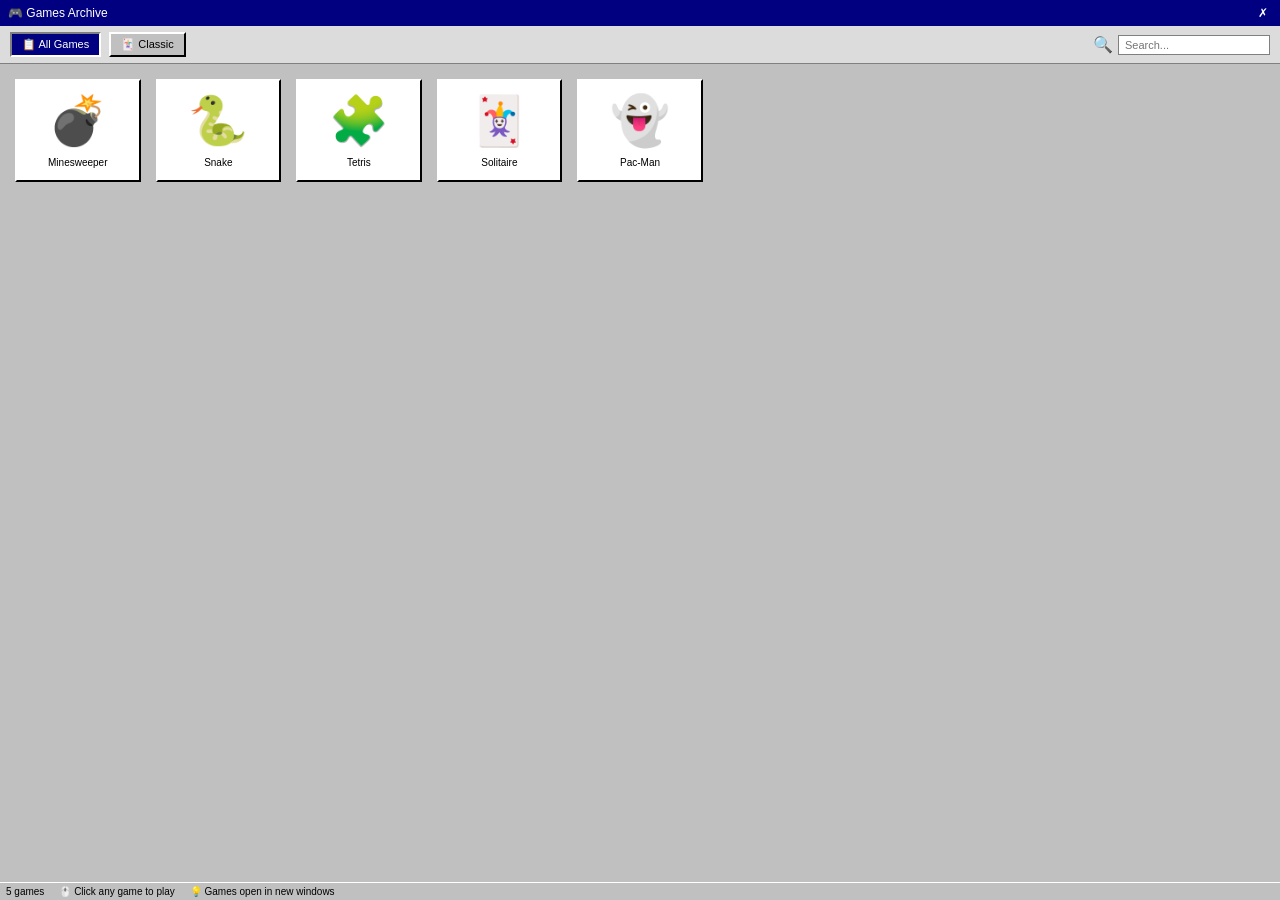
<file: games.html>
<!DOCTYPE html>
<html lang="en">
<head>
    <meta charset="UTF-8">
    <meta name="viewport" content="width=device-width, initial-scale=1.0">
    <title>🎮 Games Archive</title>
    <style>
        * {
            margin: 0;
            padding: 0;
            box-sizing: border-box;
        }
        
        body {
            background: #c0c0c0;
            font-family: "MS Sans Serif", Tahoma, sans-serif;
            height: 100vh;
            overflow: hidden;
            display: flex;
            flex-direction: column;
        }
        
        /* Windows 95 Title Bar */
        .title-bar {
            background: #000080;
            color: white;
            padding: 6px 8px;
            display: flex;
            justify-content: space-between;
            align-items: center;
            cursor: move;
            flex-shrink: 0;
            font-size: 12px;
        }
        
        .window-controls {
            display: flex;
            gap: 6px;
        }
        
        .window-controls span {
            cursor: pointer;
            padding: 0 4px;
        }
        
        .window-controls span:hover {
            background: #ff0000;
        }
        
        /* Toolbar */
        .toolbar {
            background: #dcdcdc;
            padding: 6px 10px;
            border-bottom: 1px solid #808080;
            display: flex;
            gap: 8px;
            flex-wrap: wrap;
            flex-shrink: 0;
        }
        
        .toolbar button {
            background: #c0c0c0;
            border: 2px solid #fff;
            border-right-color: #000;
            border-bottom-color: #000;
            padding: 4px 10px;
            cursor: pointer;
            font-family: inherit;
            font-size: 11px;
        }
        
        .toolbar button:active {
            border: 2px solid #000;
            border-right-color: #fff;
            border-bottom-color: #fff;
        }
        
        .toolbar button.active {
            background: #000080;
            color: white;
            border: 2px solid #808080;
            border-right-color: #fff;
            border-bottom-color: #fff;
        }
        
        .search-box {
            display: flex;
            align-items: center;
            gap: 5px;
            margin-left: auto;
        }
        
        .search-box input {
            padding: 3px 6px;
            border: 1px solid #808080;
            font-family: inherit;
            font-size: 11px;
        }
        
        /* Games Grid */
        .games-container {
            flex: 1;
            overflow-y: auto;
            padding: 15px;
        }
        
        .games-grid {
            display: grid;
            grid-template-columns: repeat(auto-fill, minmax(120px, 1fr));
            gap: 15px;
        }
        
        .game-card {
            background: #ffffff;
            border: 2px solid #fff;
            border-right-color: #000;
            border-bottom-color: #000;
            text-align: center;
            cursor: pointer;
            padding: 12px 8px;
            transition: all 0.05s ease;
        }
        
        .game-card:hover {
            background: #000080;
            color: white;
            border: 2px solid #808080;
            border-right-color: #fff;
            border-bottom-color: #fff;
        }
        
        .game-card:active {
            transform: translate(1px, 1px);
        }
        
        .game-icon {
            font-size: 48px;
            display: block;
            margin-bottom: 8px;
        }
        
        .game-name {
            font-size: 10px;
            word-break: break-word;
        }
        
        /* No results */
        .no-results {
            text-align: center;
            padding: 60px;
            color: #666;
            font-size: 14px;
        }
        
        /* Status Bar */
        .status-bar {
            background: #c0c0c0;
            border-top: 1px solid #fff;
            padding: 3px 6px;
            font-size: 10px;
            display: flex;
            gap: 15px;
            flex-shrink: 0;
        }
        
        /* Scrollbar styling */
        ::-webkit-scrollbar {
            width: 16px;
            height: 16px;
        }
        
        ::-webkit-scrollbar-track {
            background: #c0c0c0;
            border: 1px solid #808080;
        }
        
        ::-webkit-scrollbar-thumb {
            background: #c0c0c0;
            border: 2px solid #fff;
            border-right-color: #000;
            border-bottom-color: #000;
        }
    </style>
</head>
<body>
    <!-- Title bar with controller emoji - NO duplicate header inside -->
    <div class="title-bar">
        <span>🎮 Games Archive</span>
        <div class="window-controls">
            <span id="closeBtn" style="cursor:pointer;">✗</span>
        </div>
    </div>
    
    <div class="toolbar">
        <button id="allGamesBtn" class="active">📋 All Games</button>
        <button id="classicBtn">🃏 Classic</button>
        <div class="search-box">
            🔍 <input type="text" id="searchInput" placeholder="Search...">
        </div>
    </div>
    
    <div class="games-container">
        <div class="games-grid" id="gamesGrid"></div>
    </div>
    
    <div class="status-bar">
        <span id="gameCount">0 games</span>
        <span>🖱️ Click any game to play</span>
        <span>💡 Games open in new windows</span>
    </div>

    <script>
        // Game list - with separate display name and window title
        const games = [
            { displayName: "Minesweeper", windowTitle: "💣 Minesweeper", icon: "💣", category: "classic", file: "games/minesweeper.html", description: "Classic Minesweeper puzzle" },
            { displayName: "Snake", windowTitle: "🐍 Snake", icon: "🐍", category: "classic", file: "games/snake.html", description: "Classic Snake game" },
            { displayName: "Tetris", windowTitle: "🧩 Tetris", icon: "🧩", category: "classic", file: "games/tetris.html", description: "Classic block stacking puzzle" },
            { displayName: "Solitaire", windowTitle: "🃏 Solitaire", icon: "🃏", category: "classic", file: "games/solitaire.html", description: "Classic card game" },
            { displayName: "Pac-Man", windowTitle: "👻 Pac-Man", icon: "👻", category: "classic", file: "games/pacman.html", description: "Classic maze chase game" }
        ];
        
        let currentCategory = "all";
        let searchTerm = "";
        
        function openGameInDesktop(gameFile, windowTitle) {
            // Try to call the parent window's function (NostalgiaOS desktop)
            if (window.parent && typeof window.parent.openGameInDesktopWindow === 'function') {
                console.log('Opening game:', windowTitle, 'from:', gameFile);
                window.parent.openGameInDesktopWindow(gameFile, windowTitle);
            } 
            else if (window.opener && typeof window.opener.openGameInDesktopWindow === 'function') {
                window.opener.openGameInDesktopWindow(gameFile, windowTitle);
            }
            else {
                // Fallback - open in new tab
                console.log('Parent function not found, opening in new tab');
                window.open(gameFile, '_blank');
            }
        }
        
        // Resize function for when a game window needs to change size
        function resizeGameWindow(width, height) {
            window.resizeTo(width, height);
            window.moveTo(
                (screen.width - width) / 2,
                (screen.height - height) / 2
            );
        }
        
        function renderGames() {
            const filtered = games.filter(game => {
                const matchesCategory = currentCategory === "all" || game.category === currentCategory;
                const matchesSearch = game.displayName.toLowerCase().includes(searchTerm) || 
                                      game.description.toLowerCase().includes(searchTerm);
                return matchesCategory && matchesSearch;
            });
            
            const grid = document.getElementById('gamesGrid');
            const gameCountSpan = document.getElementById('gameCount');
            
            gameCountSpan.textContent = `${filtered.length} games`;
            
            if (filtered.length === 0) {
                grid.innerHTML = `<div class="no-results">🎮 No games found<br>Try a different category or search term</div>`;
                return;
            }
            
            grid.innerHTML = filtered.map(game => `
                <div class="game-card" data-file="${game.file}" data-windowtitle="${game.windowTitle}">
                    <span class="game-icon">${game.icon}</span>
                    <div class="game-name">${escapeHtml(game.displayName)}</div>
                </div>
            `).join('');
            
            document.querySelectorAll('.game-card').forEach(card => {
                card.addEventListener('click', (e) => {
                    const file = card.dataset.file;
                    const windowTitle = card.dataset.windowtitle;
                    openGameInDesktop(file, windowTitle);
                });
            });
        }
        
        function escapeHtml(str) {
            return str.replace(/[&<>]/g, function(m) {
                if (m === '&') return '&amp;';
                if (m === '<') return '&lt;';
                if (m === '>') return '&gt;';
                return m;
            });
        }
        
        // Category buttons
        document.getElementById('allGamesBtn').onclick = () => {
            currentCategory = "all";
            searchTerm = "";
            document.getElementById('searchInput').value = "";
            renderGames();
            updateActiveButton('allGamesBtn');
        };
        
        document.getElementById('classicBtn').onclick = () => {
            currentCategory = "classic";
            searchTerm = "";
            document.getElementById('searchInput').value = "";
            renderGames();
            updateActiveButton('classicBtn');
        };
        
        function updateActiveButton(activeId) {
            const buttons = ['allGamesBtn', 'classicBtn'];
            buttons.forEach(id => {
                const btn = document.getElementById(id);
                if (id === activeId) {
                    btn.classList.add('active');
                } else {
                    btn.classList.remove('active');
                }
            });
        }
        
        // Search functionality
        document.getElementById('searchInput').addEventListener('input', (e) => {
            searchTerm = e.target.value.toLowerCase();
            currentCategory = "all";
            updateActiveButton('allGamesBtn');
            renderGames();
        });
        
        // Close button
        document.getElementById('closeBtn').onclick = () => {
            window.close();
        };
        
        // Make title bar draggable
        let isDraggingMain = false;
        let offsetXMain, offsetYMain;
        const titleBar = document.querySelector('.title-bar');
        
        titleBar.addEventListener('mousedown', (e) => {
            if (e.target.id === 'closeBtn') return;
            isDraggingMain = true;
            offsetXMain = e.clientX - window.screenX;
            offsetYMain = e.clientY - window.screenY;
            titleBar.style.cursor = 'grabbing';
        });
        
        document.addEventListener('mousemove', (e) => {
            if (isDraggingMain) {
                window.moveTo(e.clientX - offsetXMain, e.clientY - offsetYMain);
            }
        });
        
        document.addEventListener('mouseup', () => {
            isDraggingMain = false;
            titleBar.style.cursor = '';
        });
        
        // Initial render
        renderGames();
        
        console.log('Games Archive loaded. Games count:', games.length);
        console.log('Parent has openGameInDesktopWindow?', typeof window.parent.openGameInDesktopWindow);
    </script>
</body>
</html>
</file>
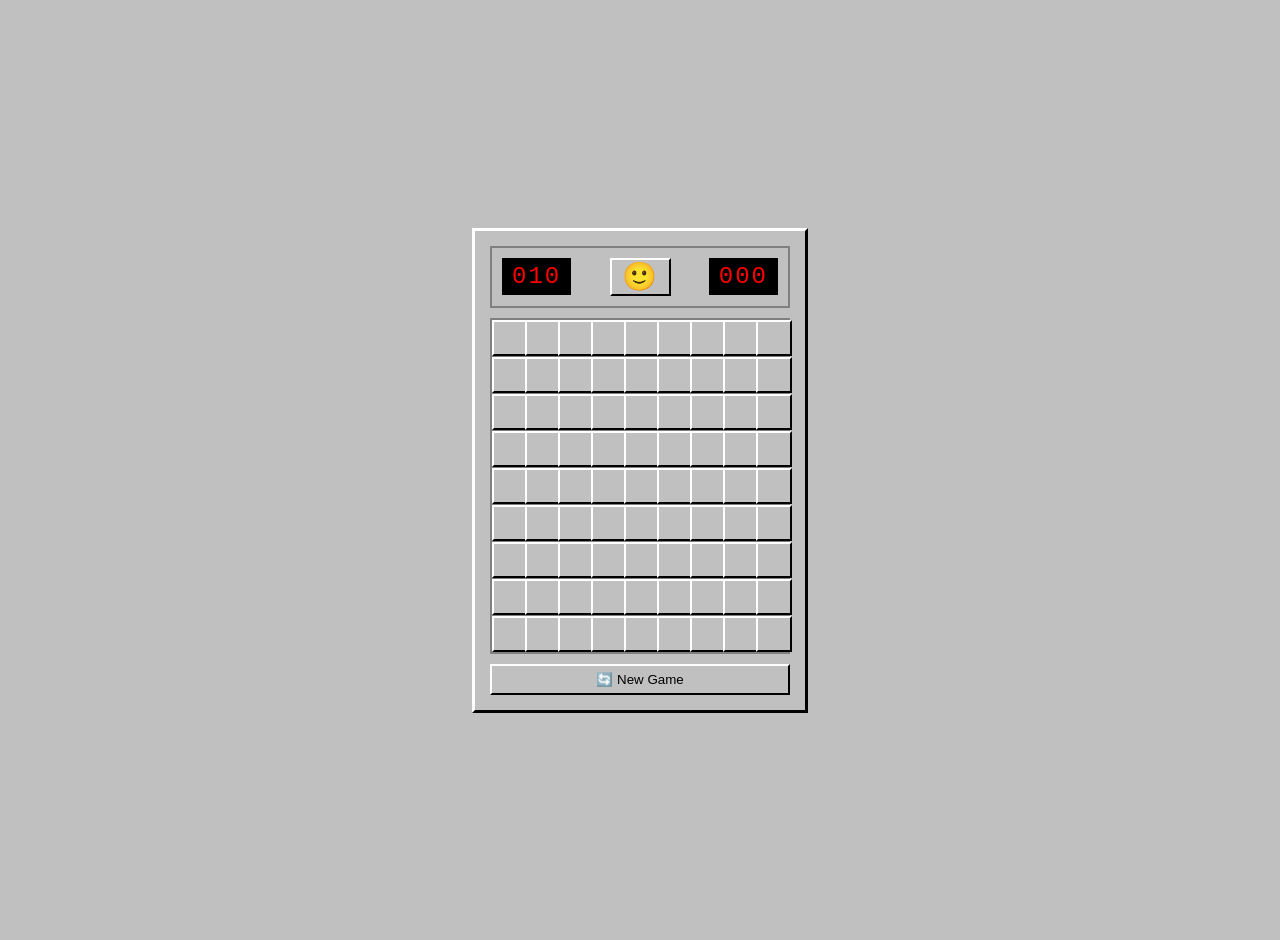
<file: minesweeper.html>
<!DOCTYPE html>
<html lang="en">
<head>
    <meta charset="UTF-8">
    <meta name="viewport" content="width=device-width, initial-scale=1.0">
    <title>💣 Minesweeper</title>
    <style>
        * { user-select: none; }
        body {
            background: #c0c0c0;
            font-family: "MS Sans Serif", Tahoma, sans-serif;
            margin: 0;
            padding: 20px;
            display: flex;
            justify-content: center;
            align-items: center;
            min-height: 100vh;
        }
        .game-container {
            background: #c0c0c0;
            border: 3px solid #fff;
            border-right-color: #000;
            border-bottom-color: #000;
            padding: 15px;
            display: inline-block;
        }
        .game-header {
            background: #c0c0c0;
            padding: 10px;
            margin-bottom: 10px;
            display: flex;
            justify-content: space-between;
            align-items: center;
            border: 2px solid #808080;
        }
        .mine-counter, .smiley {
            background: #000;
            color: #f00;
            font-family: monospace;
            font-size: 24px;
            padding: 5px 10px;
            letter-spacing: 2px;
        }
        .smiley {
            background: #c0c0c0;
            color: #000;
            font-size: 28px;
            cursor: pointer;
            padding: 0 10px;
            border: 2px solid #fff;
            border-right-color: #000;
            border-bottom-color: #000;
        }
        .smiley:active {
            border: 2px solid #000;
            border-right-color: #fff;
            border-bottom-color: #fff;
        }
        .board {
            display: grid;
            gap: 1px;
            background: #808080;
            padding: 2px;
        }
        .cell {
            width: 32px;
            height: 32px;
            background: #c0c0c0;
            border: 2px solid #fff;
            border-right-color: #000;
            border-bottom-color: #000;
            text-align: center;
            line-height: 32px;
            cursor: pointer;
            font-weight: bold;
            font-size: 16px;
        }
        .cell.revealed {
            background: #fff;
            border: 1px solid #808080;
            line-height: 30px;
        }
        .cell.flagged::before {
            content: "🚩";
        }
        .retro-button {
            background: #c0c0c0;
            border: 2px solid #fff;
            border-right-color: #000;
            border-bottom-color: #000;
            padding: 6px 12px;
            cursor: pointer;
            font-family: inherit;
            margin-top: 10px;
            width: 100%;
        }
        .retro-button:active {
            border: 2px solid #000;
            border-right-color: #fff;
            border-bottom-color: #fff;
        }
    </style>
</head>
<body>
<div class="game-container">
    <div class="game-header">
        <div class="mine-counter" id="mineCounter">000</div>
        <div class="smiley" id="smiley">🙂</div>
        <div class="mine-counter" id="timer">000</div>
    </div>
    <div id="board" class="board"></div>
    <button class="retro-button" onclick="initGame()">🔄 New Game</button>
</div>

<script>
    const size = 9;
    const totalMines = 10;
    let board = [];
    let gameActive = true;
    let firstMove = true;
    let flagsPlaced = 0;
    let timer = 0;
    let timerInterval = null;

    function initGame() {
        if (timerInterval) clearInterval(timerInterval);
        timer = 0;
        updateTimer();
        gameActive = true;
        firstMove = true;
        flagsPlaced = 0;
        updateMineCounter();
        document.getElementById('smiley').textContent = '🙂';
        board = Array(size).fill().map(() => Array(size).fill().map(() => ({
            revealed: false,
            mine: false,
            flagged: false,
            neighbor: 0
        })));
        render();
    }

    function placeMines(firstX, firstY) {
        let placed = 0;
        while (placed < totalMines) {
            const x = Math.floor(Math.random() * size);
            const y = Math.floor(Math.random() * size);
            if (!board[x][y].mine && (Math.abs(x - firstX) > 1 || Math.abs(y - firstY) > 1)) {
                board[x][y].mine = true;
                placed++;
            }
        }
        calculateNeighbors();
    }

    function calculateNeighbors() {
        for (let i = 0; i < size; i++) {
            for (let j = 0; j < size; j++) {
                if (!board[i][j].mine) {
                    board[i][j].neighbor = getNeighborMines(i, j);
                }
            }
        }
    }

    function getNeighborMines(x, y) {
        let count = 0;
        for (let i = -1; i <= 1; i++) {
            for (let j = -1; j <= 1; j++) {
                if (x + i >= 0 && x + i < size && y + j >= 0 && y + j < size && board[x + i][y + j].mine) {
                    count++;
                }
            }
        }
        return count;
    }

    function reveal(x, y) {
        if (!gameActive || board[x][y].revealed || board[x][y].flagged) return;

        if (firstMove) {
            firstMove = false;
            placeMines(x, y);
            startTimer();
        }

        board[x][y].revealed = true;

        if (board[x][y].mine) {
            gameActive = false;
            if (timerInterval) clearInterval(timerInterval);
            document.getElementById('smiley').textContent = '💀';
            revealAllMines();
            render();
            alert('💥 Game Over! You hit a mine!');
            return;
        }

        if (board[x][y].neighbor === 0) {
            for (let i = -1; i <= 1; i++) {
                for (let j = -1; j <= 1; j++) {
                    if (x + i >= 0 && x + i < size && y + j >= 0 && y + j < size) {
                        reveal(x + i, y + j);
                    }
                }
            }
        }

        render();
        checkWin();
    }

    function revealAllMines() {
        for (let i = 0; i < size; i++) {
            for (let j = 0; j < size; j++) {
                if (board[i][j].mine) {
                    board[i][j].revealed = true;
                }
            }
        }
    }

    function toggleFlag(x, y) {
        if (!gameActive || board[x][y].revealed) return;

        if (!board[x][y].flagged && flagsPlaced < totalMines) {
            board[x][y].flagged = true;
            flagsPlaced++;
        } else if (board[x][y].flagged) {
            board[x][y].flagged = false;
            flagsPlaced--;
        }
        updateMineCounter();
        render();
        checkWin();
    }

    function checkWin() {
        let revealedCount = 0;
        for (let i = 0; i < size; i++) {
            for (let j = 0; j < size; j++) {
                if (board[i][j].revealed && !board[i][j].mine) revealedCount++;
            }
        }
        if (revealedCount === size * size - totalMines) {
            gameActive = false;
            if (timerInterval) clearInterval(timerInterval);
            document.getElementById('smiley').textContent = '😎';
            alert('🎉 YOU WIN! 🎉');
        }
    }

    function startTimer() {
        if (timerInterval) clearInterval(timerInterval);
        timerInterval = setInterval(() => {
            if (gameActive) {
                timer++;
                updateTimer();
            }
        }, 1000);
    }

    function updateMineCounter() {
        const remaining = totalMines - flagsPlaced;
        document.getElementById('mineCounter').textContent = String(remaining).padStart(3, '0');
    }

    function updateTimer() {
        document.getElementById('timer').textContent = String(timer).padStart(3, '0');
    }

    function render() {
        const container = document.getElementById('board');
        container.style.gridTemplateColumns = `repeat(${size}, 32px)`;
        container.innerHTML = '';
        
        for (let i = 0; i < size; i++) {
            for (let j = 0; j < size; j++) {
                const cell = document.createElement('div');
                cell.className = 'cell';
                
                if (board[i][j].revealed) {
                    cell.classList.add('revealed');
                    if (board[i][j].mine) {
                        cell.textContent = '💣';
                    } else if (board[i][j].neighbor > 0) {
                        cell.textContent = board[i][j].neighbor;
                        // Color code numbers
                        const colors = ['', '#0000ff', '#008000', '#ff0000', '#000080', '#800000', '#008080', '#000000', '#808080'];
                        cell.style.color = colors[board[i][j].neighbor] || '#000';
                    }
                } else if (board[i][j].flagged) {
                    cell.textContent = '🚩';
                }
                
                cell.onclick = () => reveal(i, j);
                cell.oncontextmenu = (e) => {
                    e.preventDefault();
                    toggleFlag(i, j);
                    return false;
                };
                container.appendChild(cell);
            }
        }
    }

    initGame();
</script>
</body>
</html>
</file>
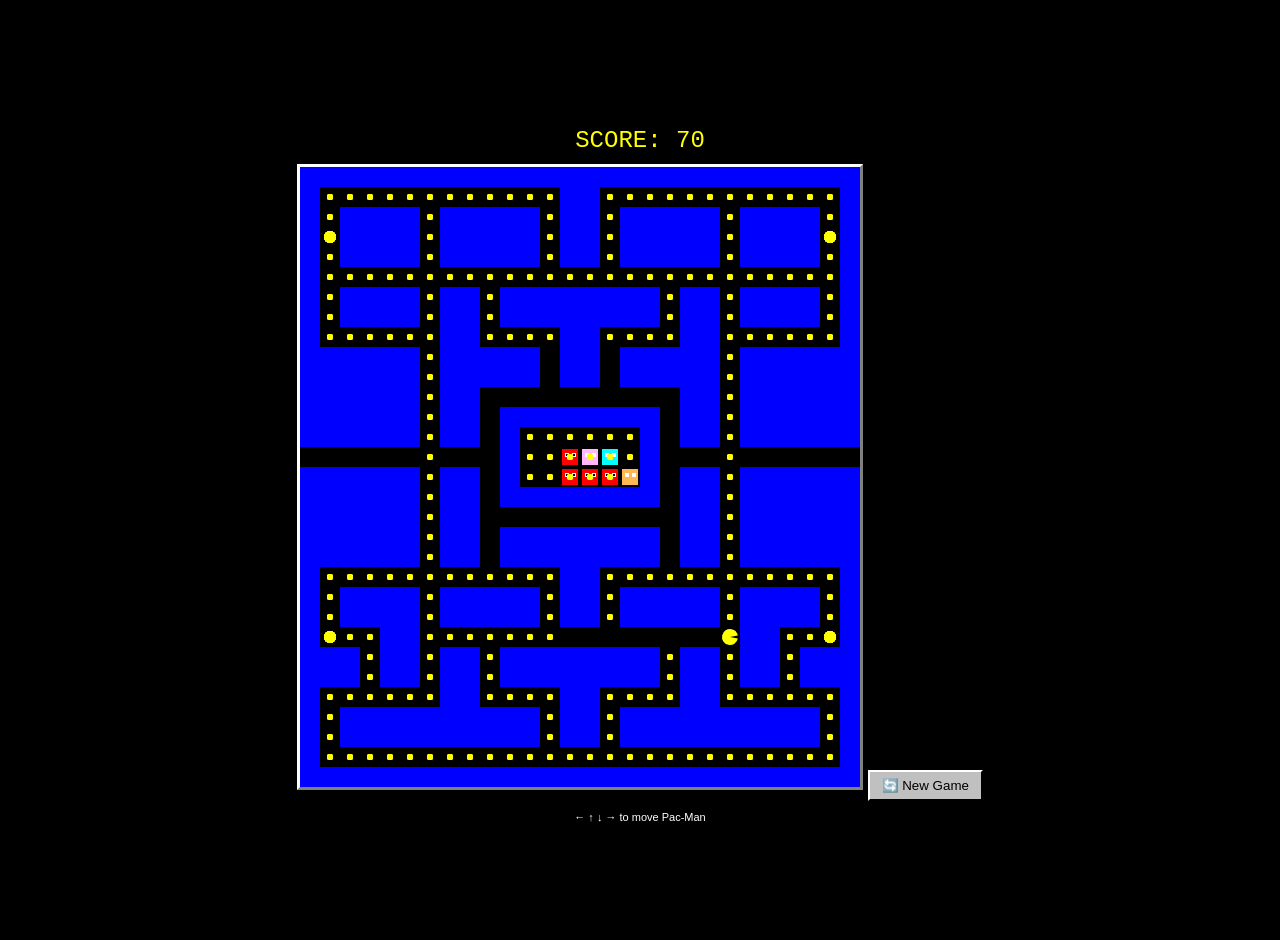
<file: pacman.html>
<!DOCTYPE html>
<html lang="en">
<head>
    <meta charset="UTF-8">
    <meta name="viewport" content="width=device-width, initial-scale=1.0">
    <title>👻 Pac-Man</title>
    <style>
        * { user-select: none; }
        body {
            background: #000;
            font-family: "MS Sans Serif", Tahoma, sans-serif;
            margin: 0;
            padding: 20px;
            display: flex;
            justify-content: center;
            align-items: center;
            min-height: 100vh;
        }
        .game-container {
            background: #000;
            text-align: center;
        }
        canvas {
            border: 3px solid #fff;
            border-right-color: #808080;
            border-bottom-color: #808080;
            background: #000;
        }
        .score-board {
            background: #000;
            color: #ffff00;
            font-size: 24px;
            padding: 10px;
            font-family: monospace;
        }
        .retro-button {
            background: #c0c0c0;
            border: 2px solid #fff;
            border-right-color: #000;
            border-bottom-color: #000;
            padding: 6px 12px;
            cursor: pointer;
            font-family: inherit;
            margin-top: 10px;
        }
        .controls {
            color: #fff;
            font-size: 11px;
            margin-top: 10px;
        }
    </style>
</head>
<body>
<div class="game-container">
    <div class="score-board">SCORE: <span id="score">0</span></div>
    <canvas id="gameCanvas" width="560" height="620"></canvas>
    <button class="retro-button" id="startBtn">🔄 New Game</button>
    <div class="controls">← ↑ ↓ →  to move Pac-Man</div>
</div>

<script>
    const canvas = document.getElementById('gameCanvas');
    const ctx = canvas.getContext('2d');
    
    const tileSize = 20;
    const mazeWidth = 28;
    const mazeHeight = 31;
    
    // Classic Pac-Man maze layout (1 = wall, 0 = dot, 2 = pellet, 3 = empty)
    const maze = [
        [1,1,1,1,1,1,1,1,1,1,1,1,1,1,1,1,1,1,1,1,1,1,1,1,1,1,1,1],
        [1,0,0,0,0,0,0,0,0,0,0,0,0,1,1,0,0,0,0,0,0,0,0,0,0,0,0,1],
        [1,0,1,1,1,1,0,1,1,1,1,1,0,1,1,0,1,1,1,1,1,0,1,1,1,1,0,1],
        [1,2,1,1,1,1,0,1,1,1,1,1,0,1,1,0,1,1,1,1,1,0,1,1,1,1,2,1],
        [1,0,1,1,1,1,0,1,1,1,1,1,0,1,1,0,1,1,1,1,1,0,1,1,1,1,0,1],
        [1,0,0,0,0,0,0,0,0,0,0,0,0,0,0,0,0,0,0,0,0,0,0,0,0,0,0,1],
        [1,0,1,1,1,1,0,1,1,0,1,1,1,1,1,1,1,1,0,1,1,0,1,1,1,1,0,1],
        [1,0,1,1,1,1,0,1,1,0,1,1,1,1,1,1,1,1,0,1,1,0,1,1,1,1,0,1],
        [1,0,0,0,0,0,0,1,1,0,0,0,0,1,1,0,0,0,0,1,1,0,0,0,0,0,0,1],
        [1,1,1,1,1,1,0,1,1,1,1,1,3,1,1,3,1,1,1,1,1,0,1,1,1,1,1,1],
        [1,1,1,1,1,1,0,1,1,1,1,1,3,1,1,3,1,1,1,1,1,0,1,1,1,1,1,1],
        [1,1,1,1,1,1,0,1,1,3,3,3,3,3,3,3,3,3,3,1,1,0,1,1,1,1,1,1],
        [1,1,1,1,1,1,0,1,1,3,1,1,1,1,1,1,1,1,3,1,1,0,1,1,1,1,1,1],
        [1,1,1,1,1,1,0,1,1,3,1,0,0,0,0,0,0,1,3,1,1,0,1,1,1,1,1,1],
        [3,3,3,3,3,3,0,3,3,3,1,0,0,0,0,0,0,1,3,3,3,0,3,3,3,3,3,3],
        [1,1,1,1,1,1,0,1,1,3,1,0,0,0,0,0,0,1,3,1,1,0,1,1,1,1,1,1],
        [1,1,1,1,1,1,0,1,1,3,1,1,1,1,1,1,1,1,3,1,1,0,1,1,1,1,1,1],
        [1,1,1,1,1,1,0,1,1,3,3,3,3,3,3,3,3,3,3,1,1,0,1,1,1,1,1,1],
        [1,1,1,1,1,1,0,1,1,3,1,1,1,1,1,1,1,1,3,1,1,0,1,1,1,1,1,1],
        [1,1,1,1,1,1,0,1,1,3,1,1,1,1,1,1,1,1,3,1,1,0,1,1,1,1,1,1],
        [1,0,0,0,0,0,0,0,0,0,0,0,0,1,1,0,0,0,0,0,0,0,0,0,0,0,0,1],
        [1,0,1,1,1,1,0,1,1,1,1,1,0,1,1,0,1,1,1,1,1,0,1,1,1,1,0,1],
        [1,0,1,1,1,1,0,1,1,1,1,1,0,1,1,0,1,1,1,1,1,0,1,1,1,1,0,1],
        [1,2,0,0,1,1,0,0,0,0,0,0,0,3,3,0,0,0,0,0,0,0,1,1,0,0,2,1],
        [1,1,1,0,1,1,0,1,1,0,1,1,1,1,1,1,1,1,0,1,1,0,1,1,0,1,1,1],
        [1,1,1,0,1,1,0,1,1,0,1,1,1,1,1,1,1,1,0,1,1,0,1,1,0,1,1,1],
        [1,0,0,0,0,0,0,1,1,0,0,0,0,1,1,0,0,0,0,1,1,0,0,0,0,0,0,1],
        [1,0,1,1,1,1,1,1,1,1,1,1,0,1,1,0,1,1,1,1,1,1,1,1,1,1,0,1],
        [1,0,1,1,1,1,1,1,1,1,1,1,0,1,1,0,1,1,1,1,1,1,1,1,1,1,0,1],
        [1,0,0,0,0,0,0,0,0,0,0,0,0,0,0,0,0,0,0,0,0,0,0,0,0,0,0,1],
        [1,1,1,1,1,1,1,1,1,1,1,1,1,1,1,1,1,1,1,1,1,1,1,1,1,1,1,1]
    ];
    
    let pacman = {x: 14, y: 23, direction: 'right', nextDirection: 'right'};
    let ghosts = [];
    let score = 0;
    let dotsRemaining = 0;
    let gameRunning = true;
    let gameLoop = null;
    
    function initGame() {
        // Count dots
        dotsRemaining = 0;
        for (let y = 0; y < mazeHeight; y++) {
            for (let x = 0; x < mazeWidth; x++) {
                if (maze[y][x] === 0 || maze[y][x] === 2) dotsRemaining++;
            }
        }
        
        pacman = {x: 14, y: 23, direction: 'right', nextDirection: 'right'};
        ghosts = [
            {x: 13, y: 14, direction: 'left', color: '#ff0000', name: 'Blinky'},
            {x: 14, y: 14, direction: 'right', color: '#ffb8ff', name: 'Pinky'},
            {x: 15, y: 14, direction: 'left', color: '#00ffff', name: 'Inky'},
            {x: 14, y: 15, direction: 'up', color: '#ffb852', name: 'Clyde'}
        ];
        score = 0;
        gameRunning = true;
        updateScore();
        if (gameLoop) clearInterval(gameLoop);
        gameLoop = setInterval(gameUpdate, 150);
        draw();
    }
    
    function canMove(x, y, direction) {
        let newX = x, newY = y;
        switch(direction) {
            case 'up': newY--; break;
            case 'down': newY++; break;
            case 'left': newX--; break;
            case 'right': newX++; break;
        }
        // Tunnel wrapping
        if (newY === 14 && newX === -1) newX = mazeWidth - 1;
        if (newY === 14 && newX === mazeWidth) newX = 0;
        if (newY < 0 || newY >= mazeHeight || newX < 0 || newX >= mazeWidth) return false;
        return maze[newY][newX] !== 1;
    }
    
    function moveCharacter(character, isPacman) {
        let newX = character.x, newY = character.y;
        
        if (isPacman) {
            if (canMove(character.x, character.y, character.nextDirection)) {
                character.direction = character.nextDirection;
            }
            switch(character.direction) {
                case 'up': newY--; break;
                case 'down': newY++; break;
                case 'left': newX--; break;
                case 'right': newX++; break;
            }
        } else {
            // Simple ghost AI - try to move towards Pac-Man
            const dx = pacman.x - character.x;
            const dy = pacman.y - character.y;
            if (Math.abs(dx) > Math.abs(dy)) {
                if (dx > 0 && canMove(character.x, character.y, 'right')) {
                    character.direction = 'right';
                } else if (dx < 0 && canMove(character.x, character.y, 'left')) {
                    character.direction = 'left';
                } else if (dy > 0 && canMove(character.x, character.y, 'down')) {
                    character.direction = 'down';
                } else if (dy < 0 && canMove(character.x, character.y, 'up')) {
                    character.direction = 'up';
                }
            } else {
                if (dy > 0 && canMove(character.x, character.y, 'down')) {
                    character.direction = 'down';
                } else if (dy < 0 && canMove(character.x, character.y, 'up')) {
                    character.direction = 'up';
                } else if (dx > 0 && canMove(character.x, character.y, 'right')) {
                    character.direction = 'right';
                } else if (dx < 0 && canMove(character.x, character.y, 'left')) {
                    character.direction = 'left';
                }
            }
            switch(character.direction) {
                case 'up': newY--; break;
                case 'down': newY++; break;
                case 'left': newX--; break;
                case 'right': newX++; break;
            }
        }
        
        // Tunnel wrapping
        if (newY === 14 && newX === -1) newX = mazeWidth - 1;
        if (newY === 14 && newX === mazeWidth) newX = 0;
        
        if (canMove(character.x, character.y, character.direction)) {
            character.x = newX;
            character.y = newY;
        }
        
        if (isPacman) {
            // Eat dot
            if (maze[character.y][character.x] === 0) {
                maze[character.y][character.x] = 3;
                score += 10;
                dotsRemaining--;
                updateScore();
            } else if (maze[character.y][character.x] === 2) {
                maze[character.y][character.x] = 3;
                score += 50;
                dotsRemaining--;
                updateScore();
                // Power pellet - ghosts become scared (simplified)
            }
        }
    }
    
    function checkCollision() {
        for (let ghost of ghosts) {
            if (ghost.x === pacman.x && ghost.y === pacman.y) {
                gameRunning = false;
                if (gameLoop) clearInterval(gameLoop);
                gameLoop = null;
                ctx.fillStyle = 'rgba(0,0,0,0.7)';
                ctx.fillRect(0, 0, canvas.width, canvas.height);
                ctx.fillStyle = '#ffff00';
                ctx.font = '30px "MS Sans Serif"';
                ctx.textAlign = 'center';
                ctx.fillText('GAME OVER!', canvas.width/2, canvas.height/2);
                return true;
            }
        }
        if (dotsRemaining === 0) {
            gameRunning = false;
            if (gameLoop) clearInterval(gameLoop);
            gameLoop = null;
            ctx.fillStyle = 'rgba(0,0,0,0.7)';
            ctx.fillRect(0, 0, canvas.width, canvas.height);
            ctx.fillStyle = '#ffff00';
            ctx.font = '30px "MS Sans Serif"';
            ctx.textAlign = 'center';
            ctx.fillText('YOU WIN!', canvas.width/2, canvas.height/2);
            return true;
        }
        return false;
    }
    
    function gameUpdate() {
        if (!gameRunning) return;
        moveCharacter(pacman, true);
        for (let ghost of ghosts) {
            moveCharacter(ghost, false);
        }
        if (checkCollision()) return;
        draw();
    }
    
    function updateScore() {
        document.getElementById('score').textContent = score;
    }
    
    function draw() {
        // Draw maze
        for (let y = 0; y < mazeHeight; y++) {
            for (let x = 0; x < mazeWidth; x++) {
                if (maze[y][x] === 1) {
                    ctx.fillStyle = '#0000ff';
                    ctx.fillRect(x * tileSize, y * tileSize, tileSize, tileSize);
                } else if (maze[y][x] === 0) {
                    ctx.fillStyle = '#ffff00';
                    ctx.beginPath();
                    ctx.arc(x * tileSize + tileSize/2, y * tileSize + tileSize/2, 3, 0, Math.PI * 2);
                    ctx.fill();
                } else if (maze[y][x] === 2) {
                    ctx.fillStyle = '#ffff00';
                    ctx.beginPath();
                    ctx.arc(x * tileSize + tileSize/2, y * tileSize + tileSize/2, 6, 0, Math.PI * 2);
                    ctx.fill();
                } else {
                    ctx.fillStyle = '#000';
                    ctx.fillRect(x * tileSize, y * tileSize, tileSize, tileSize);
                }
            }
        }
        
        // Draw Pac-Man
        let angle = 0;
        switch(pacman.direction) {
            case 'right': angle = 0; break;
            case 'down': angle = Math.PI / 2; break;
            case 'left': angle = Math.PI; break;
            case 'up': angle = -Math.PI / 2; break;
        }
        ctx.fillStyle = '#ffff00';
        ctx.beginPath();
        ctx.arc(pacman.x * tileSize + tileSize/2, pacman.y * tileSize + tileSize/2, tileSize/2 - 2, angle + 0.2, angle + Math.PI * 2 - 0.2);
        ctx.lineTo(pacman.x * tileSize + tileSize/2, pacman.y * tileSize + tileSize/2);
        ctx.fill();
        
        // Draw ghosts
        for (let ghost of ghosts) {
            ctx.fillStyle = ghost.color;
            ctx.fillRect(ghost.x * tileSize + 2, ghost.y * tileSize + 2, tileSize - 4, tileSize - 4);
            ctx.fillStyle = '#fff';
            ctx.fillRect(ghost.x * tileSize + 5, ghost.y * tileSize + 6, 4, 4);
            ctx.fillRect(ghost.x * tileSize + 12, ghost.y * tileSize + 6, 4, 4);
            if (ghost.color === '#ff0000') {
                ctx.fillStyle = '#000';
                ctx.fillRect(ghost.x * tileSize + 6, ghost.y * tileSize + 7, 2, 2);
                ctx.fillRect(ghost.x * tileSize + 13, ghost.y * tileSize + 7, 2, 2);
            }
        }
    }
    
    document.getElementById('startBtn').onclick = () => initGame();
    document.addEventListener('keydown', (e) => {
        if (!gameRunning) return;
        switch(e.key) {
            case 'ArrowUp': pacman.nextDirection = 'up'; break;
            case 'ArrowDown': pacman.nextDirection = 'down'; break;
            case 'ArrowLeft': pacman.nextDirection = 'left'; break;
            case 'ArrowRight': pacman.nextDirection = 'right'; break;
        }
    });
    
    initGame();
</script>
</body>
</html>
</file>
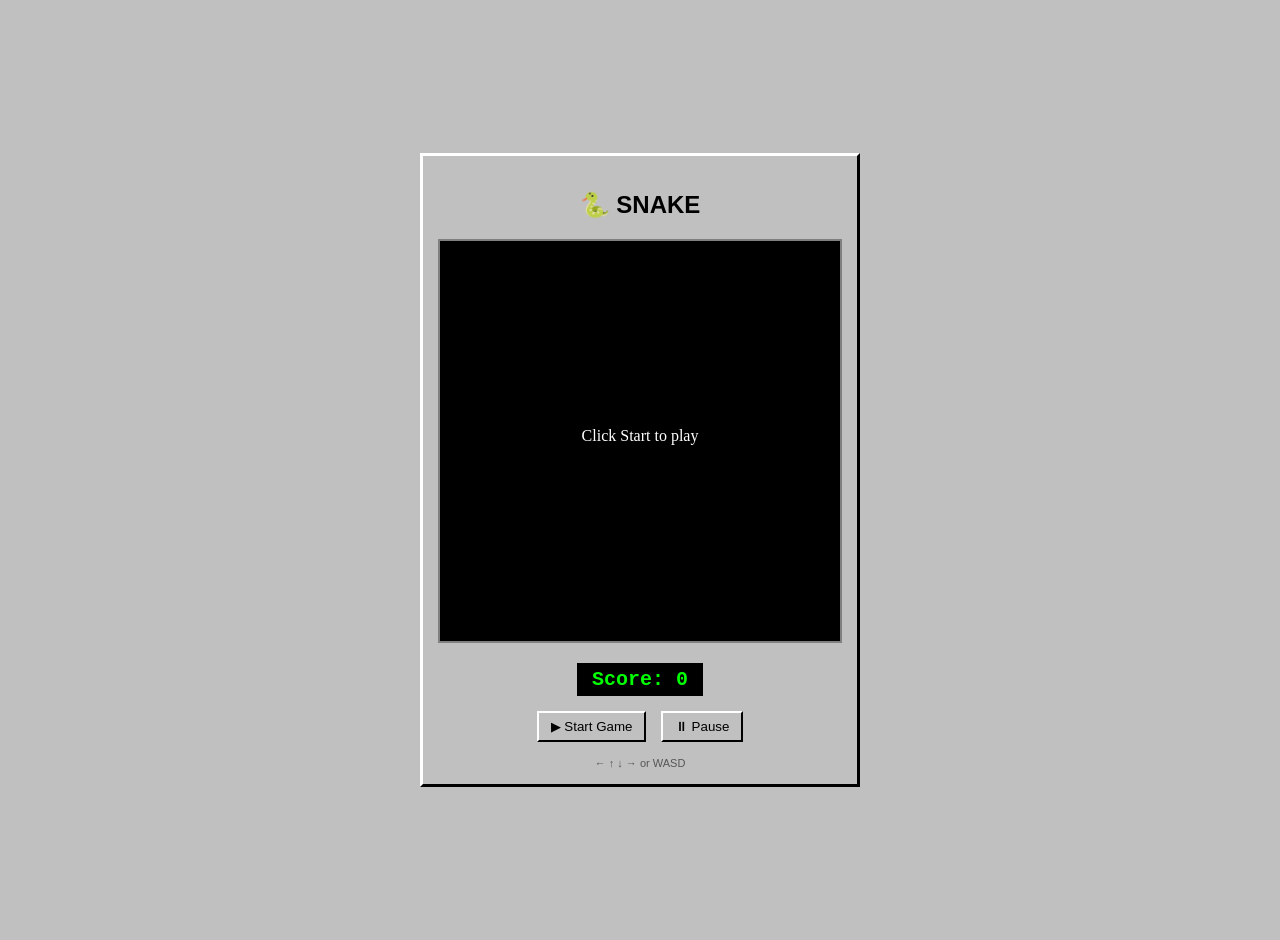
<file: snake.html>
<!DOCTYPE html>
<html lang="en">
<head>
    <meta charset="UTF-8">
    <meta name="viewport" content="width=device-width, initial-scale=1.0">
    <title>🐍 Snake</title>
    <style>
        * { user-select: none; }
        body {
            background: #c0c0c0;
            font-family: "MS Sans Serif", Tahoma, sans-serif;
            margin: 0;
            padding: 20px;
            display: flex;
            justify-content: center;
            align-items: center;
            min-height: 100vh;
        }
        .game-container {
            background: #c0c0c0;
            border: 3px solid #fff;
            border-right-color: #000;
            border-bottom-color: #000;
            padding: 15px;
            text-align: center;
        }
        canvas {
            background: #000;
            display: block;
            margin: 10px auto;
            border: 2px solid #808080;
        }
        .score {
            font-size: 20px;
            font-weight: bold;
            margin: 10px 0;
            background: #000;
            color: #0f0;
            padding: 5px 15px;
            display: inline-block;
            font-family: monospace;
        }
        .retro-button {
            background: #c0c0c0;
            border: 2px solid #fff;
            border-right-color: #000;
            border-bottom-color: #000;
            padding: 6px 12px;
            cursor: pointer;
            font-family: inherit;
            margin: 5px;
        }
        .retro-button:active {
            border: 2px solid #000;
            border-right-color: #fff;
            border-bottom-color: #fff;
        }
        .controls {
            margin-top: 10px;
            font-size: 11px;
            color: #555;
        }
    </style>
</head>
<body>
<div class="game-container">
    <h2>🐍 SNAKE</h2>
    <canvas id="gameCanvas" width="400" height="400"></canvas>
    <div>
        <span class="score">Score: <span id="score">0</span></span>
    </div>
    <button class="retro-button" id="startBtn">▶ Start Game</button>
    <button class="retro-button" id="pauseBtn">⏸ Pause</button>
    <div class="controls">
        ← ↑ ↓ → or WASD
    </div>
</div>

<script>
    const canvas = document.getElementById('gameCanvas');
    const ctx = canvas.getContext('2d');
    const scoreElement = document.getElementById('score');
    
    const gridSize = 20;
    const tileCount = canvas.width / gridSize;
    
    let snake = [{x: 10, y: 10}];
    let direction = {x: 0, y: 0};
    let food = {};
    let score = 0;
    let gameRunning = false;
    let gameLoop = null;
    let paused = false;
    
    function randomFood() {
        food = {
            x: Math.floor(Math.random() * tileCount),
            y: Math.floor(Math.random() * tileCount)
        };
        // Check if food spawns on snake
        for (let segment of snake) {
            if (segment.x === food.x && segment.y === food.y) {
                randomFood();
                break;
            }
        }
    }
    
    function draw() {
        // Clear canvas
        ctx.fillStyle = '#000';
        ctx.fillRect(0, 0, canvas.width, canvas.height);
        
        // Draw snake
        ctx.fillStyle = '#00ff00';
        for (let i = 0; i < snake.length; i++) {
            ctx.fillRect(snake[i].x * gridSize, snake[i].y * gridSize, gridSize - 2, gridSize - 2);
            // Draw head different color
            if (i === 0) {
                ctx.fillStyle = '#00aa00';
                ctx.fillRect(snake[i].x * gridSize, snake[i].y * gridSize, gridSize - 2, gridSize - 2);
                ctx.fillStyle = '#00ff00';
            }
        }
        
        // Draw food
        ctx.fillStyle = '#ff0000';
        ctx.fillRect(food.x * gridSize, food.y * gridSize, gridSize - 2, gridSize - 2);
        
        // Draw grid
        ctx.strokeStyle = '#333';
        for (let i = 0; i < tileCount; i++) {
            ctx.beginPath();
            ctx.moveTo(i * gridSize, 0);
            ctx.lineTo(i * gridSize, canvas.height);
            ctx.stroke();
            ctx.beginPath();
            ctx.moveTo(0, i * gridSize);
            ctx.lineTo(canvas.width, i * gridSize);
            ctx.stroke();
        }
    }
    
    function update() {
        if (!gameRunning || paused) return;
        
        const head = {x: snake[0].x + direction.x, y: snake[0].y + direction.y};
        
        // Wall collision
        if (head.x < 0 || head.x >= tileCount || head.y < 0 || head.y >= tileCount) {
            gameOver();
            return;
        }
        
        // Self collision
        for (let segment of snake) {
            if (head.x === segment.x && head.y === segment.y) {
                gameOver();
                return;
            }
        }
        
        snake.unshift(head);
        
        // Food collision
        if (head.x === food.x && head.y === food.y) {
            score++;
            scoreElement.textContent = score;
            randomFood();
        } else {
            snake.pop();
        }
        
        draw();
    }
    
    function gameOver() {
        gameRunning = false;
        if (gameLoop) clearInterval(gameLoop);
        gameLoop = null;
        ctx.fillStyle = 'rgba(0,0,0,0.7)';
        ctx.fillRect(0, 0, canvas.width, canvas.height);
        ctx.fillStyle = '#fff';
        ctx.font = '20px "MS Sans Serif"';
        ctx.textAlign = 'center';
        ctx.fillText('GAME OVER!', canvas.width/2, canvas.height/2);
        ctx.font = '12px "MS Sans Serif"';
        ctx.fillText('Click Start to play again', canvas.width/2, canvas.height/2 + 30);
    }
    
    function startGame() {
        if (gameLoop) clearInterval(gameLoop);
        snake = [{x: 10, y: 10}];
        direction = {x: 0, y: 0};
        score = 0;
        scoreElement.textContent = score;
        gameRunning = true;
        paused = false;
        randomFood();
        draw();
        gameLoop = setInterval(update, 100);
    }
    
    function pauseGame() {
        if (!gameRunning) return;
        paused = !paused;
        if (!paused) {
            draw();
        } else {
            ctx.fillStyle = 'rgba(0,0,0,0.5)';
            ctx.fillRect(0, 0, canvas.width, canvas.height);
            ctx.fillStyle = '#fff';
            ctx.font = '20px "MS Sans Serif"';
            ctx.textAlign = 'center';
            ctx.fillText('PAUSED', canvas.width/2, canvas.height/2);
        }
    }
    
    document.getElementById('startBtn').onclick = startGame;
    document.getElementById('pauseBtn').onclick = pauseGame;
    
    document.addEventListener('keydown', (e) => {
        if (!gameRunning || paused) return;
        
        switch(e.key) {
            case 'ArrowUp': case 'w':
                if (direction.y === 0) { direction = {x: 0, y: -1}; }
                break;
            case 'ArrowDown': case 's':
                if (direction.y === 0) { direction = {x: 0, y: 1}; }
                break;
            case 'ArrowLeft': case 'a':
                if (direction.x === 0) { direction = {x: -1, y: 0}; }
                break;
            case 'ArrowRight': case 'd':
                if (direction.x === 0) { direction = {x: 1, y: 0}; }
                break;
        }
    });
    
    // Draw initial screen
    ctx.fillStyle = '#000';
    ctx.fillRect(0, 0, canvas.width, canvas.height);
    ctx.fillStyle = '#fff';
    ctx.font = '16px "MS Sans Serif"';
    ctx.textAlign = 'center';
    ctx.fillText('Click Start to play', canvas.width/2, canvas.height/2);
</script>
</body>
</html>
</file>
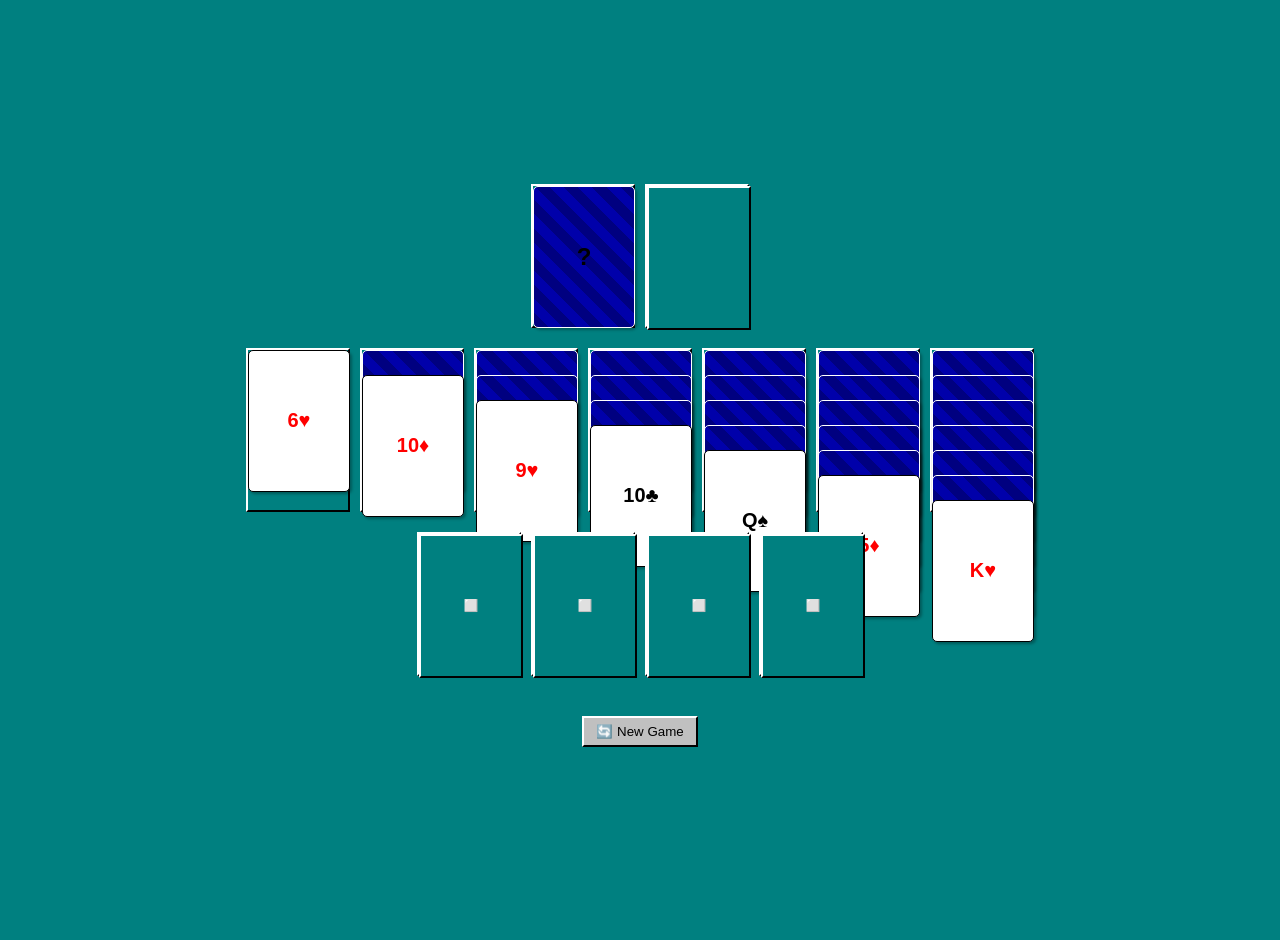
<file: solitaire.html>
<!DOCTYPE html>
<html lang="en">
<head>
    <meta charset="UTF-8">
    <meta name="viewport" content="width=device-width, initial-scale=1.0">
    <title>🃏 Solitaire</title>
    <style>
        * { user-select: none; }
        body {
            background: #008080;
            font-family: "MS Sans Serif", Tahoma, sans-serif;
            margin: 0;
            padding: 20px;
            display: flex;
            justify-content: center;
            align-items: center;
            min-height: 100vh;
        }
        .game-container {
            background: #008080;
            padding: 20px;
        }
        .tableau {
            display: flex;
            gap: 10px;
            justify-content: center;
            margin-bottom: 20px;
        }
        .stock-area {
            display: flex;
            gap: 10px;
            justify-content: center;
            margin-bottom: 20px;
        }
        .pile {
            width: 100px;
            height: 140px;
            background: #008080;
            border: 2px solid #fff;
            border-right-color: #000;
            border-bottom-color: #000;
            position: relative;
            cursor: pointer;
        }
        .card {
            position: absolute;
            width: 100px;
            height: 140px;
            background: #fff;
            border: 1px solid #000;
            border-radius: 5px;
            display: flex;
            flex-direction: column;
            align-items: center;
            justify-content: center;
            font-size: 24px;
            font-weight: bold;
            cursor: pointer;
            box-shadow: 2px 2px 3px rgba(0,0,0,0.3);
        }
        .card.red {
            color: #ff0000;
        }
        .card.black {
            color: #000000;
        }
        .card.face-down {
            background: repeating-linear-gradient(45deg, #000080, #000080 10px, #0000aa 10px, #0000aa 20px);
            border: 1px solid #fff;
        }
        .retro-button {
            background: #c0c0c0;
            border: 2px solid #fff;
            border-right-color: #000;
            border-bottom-color: #000;
            padding: 6px 12px;
            cursor: pointer;
            font-family: inherit;
            margin-top: 20px;
        }
        .message {
            text-align: center;
            margin-top: 10px;
            color: #fff;
            font-size: 14px;
        }
    </style>
</head>
<body>
<div class="game-container">
    <div class="stock-area">
        <div id="stock" class="pile"></div>
        <div id="waste" class="pile"></div>
    </div>
    <div class="tableau" id="tableau"></div>
    <div class="foundations" id="foundations" style="display: flex; gap: 10px; justify-content: center; margin-bottom: 20px;"></div>
    <div style="text-align: center;">
        <button class="retro-button" id="newGameBtn">🔄 New Game</button>
    </div>
    <div id="message" class="message"></div>
</div>

<script>
    let stock = [];
    let waste = [];
    let tableau = [[],[],[],[],[],[],[]];
    let foundations = [[],[],[],[]];
    let gameOver = false;
    
    const suits = ['♠', '♥', '♣', '♦'];
    const ranks = ['A', '2', '3', '4', '5', '6', '7', '8', '9', '10', 'J', 'Q', 'K'];
    
    function createDeck() {
        const deck = [];
        for (let suit of suits) {
            for (let rank of ranks) {
                deck.push({
                    suit: suit,
                    rank: rank,
                    color: (suit === '♥' || suit === '♦') ? 'red' : 'black',
                    faceUp: false
                });
            }
        }
        return shuffle(deck);
    }
    
    function shuffle(deck) {
        for (let i = deck.length - 1; i > 0; i--) {
            const j = Math.floor(Math.random() * (i + 1));
            [deck[i], deck[j]] = [deck[j], deck[i]];
        }
        return deck;
    }
    
    function getRankValue(rank) {
        return ranks.indexOf(rank);
    }
    
    function canPlaceOnFoundation(card, foundation) {
        if (foundation.length === 0) {
            return card.rank === 'A';
        }
        const topCard = foundation[foundation.length - 1];
        return topCard.suit === card.suit && getRankValue(card.rank) === getRankValue(topCard.rank) + 1;
    }
    
    function canPlaceOnTableau(card, pile) {
        if (pile.length === 0) {
            return card.rank === 'K';
        }
        const topCard = pile[pile.length - 1];
        return topCard.color !== card.color && getRankValue(card.rank) === getRankValue(topCard.rank) - 1;
    }
    
    function dealGame() {
        const deck = createDeck();
        tableau = [[],[],[],[],[],[],[]];
        
        for (let i = 0; i < 7; i++) {
            for (let j = i; j < 7; j++) {
                const card = deck.pop();
                card.faceUp = (i === j);
                tableau[j].push(card);
            }
        }
        
        stock = deck;
        waste = [];
        foundations = [[],[],[],[]];
        gameOver = false;
        render();
    }
    
    function drawStock() {
        if (stock.length === 0) {
            stock = [...waste];
            waste = [];
            for (let card of stock) {
                card.faceUp = false;
            }
            render();
            return;
        }
        const card = stock.pop();
        card.faceUp = true;
        waste.push(card);
        render();
    }
    
    function moveCard(source, sourceType, sourceIdx, destType, destIdx, cardIdx = -1) {
        let cards = [];
        
        if (sourceType === 'tableau') {
            cards = tableau[sourceIdx].splice(cardIdx === -1 ? tableau[sourceIdx].length - 1 : cardIdx);
        } else if (sourceType === 'waste') {
            cards = [waste.pop()];
        } else if (sourceType === 'foundation') {
            cards = [foundations[sourceIdx].pop()];
        }
        
        let success = false;
        
        if (destType === 'tableau') {
            if (canPlaceOnTableau(cards[0], tableau[destIdx])) {
                tableau[destIdx].push(...cards);
                success = true;
            }
        } else if (destType === 'foundation') {
            if (cards.length === 1 && canPlaceOnFoundation(cards[0], foundations[destIdx])) {
                foundations[destIdx].push(cards[0]);
                success = true;
            }
        }
        
        if (!success) {
            if (sourceType === 'tableau') {
                tableau[sourceIdx].push(...cards);
            } else if (sourceType === 'waste') {
                waste.push(...cards);
            } else if (sourceType === 'foundation') {
                foundations[sourceIdx].push(...cards);
            }
        } else {
            if (sourceType === 'tableau' && tableau[sourceIdx].length > 0) {
                tableau[sourceIdx][tableau[sourceIdx].length - 1].faceUp = true;
            }
        }
        
        render();
        checkWin();
        return success;
    }
    
    function checkWin() {
        if (foundations.every(f => f.length === 13)) {
            gameOver = true;
            document.getElementById('message').textContent = '🎉 YOU WIN! 🎉';
        }
    }
    
    function render() {
        const stockDiv = document.getElementById('stock');
        const wasteDiv = document.getElementById('waste');
        const tableauDiv = document.getElementById('tableau');
        const foundationsDiv = document.getElementById('foundations');
        
        stockDiv.innerHTML = stock.length > 0 ? '<div class="card face-down" style="position:relative;">?</div>' : '<div class="pile" style="background:#008080;"></div>';
        stockDiv.onclick = () => drawStock();
        
        wasteDiv.innerHTML = waste.length > 0 ? renderCardHTML(waste[waste.length - 1], true) : '<div class="pile"></div>';
        
        tableauDiv.innerHTML = '';
        for (let i = 0; i < tableau.length; i++) {
            const pileDiv = document.createElement('div');
            pileDiv.className = 'pile';
            pileDiv.style.position = 'relative';
            pileDiv.style.height = '160px';
            
            for (let j = 0; j < tableau[i].length; j++) {
                const card = tableau[i][j];
                const cardDiv = renderCardHTML(card, false);
                cardDiv.style.top = (j * 25) + 'px';
                cardDiv.style.position = 'absolute';
                cardDiv.onclick = ((pileIdx, cardIdx) => () => {
                    if (gameOver) return;
                    moveCard('tableau', pileIdx, 'foundation', findFoundationForCard(card), cardIdx);
                })(i, j);
                pileDiv.appendChild(cardDiv);
            }
            pileDiv.ondrop = (e) => e.preventDefault();
            pileDiv.ondragover = (e) => e.preventDefault();
            tableauDiv.appendChild(pileDiv);
        }
        
        foundationsDiv.innerHTML = '';
        for (let i = 0; i < foundations.length; i++) {
            const pileDiv = document.createElement('div');
            pileDiv.className = 'pile';
            if (foundations[i].length > 0) {
                const card = foundations[i][foundations[i].length - 1];
                const cardDiv = renderCardHTML(card, true);
                pileDiv.appendChild(cardDiv);
            } else {
                pileDiv.innerHTML = '<div class="pile" style="text-align:center; line-height:140px; color:#fff;">◻️</div>';
            }
            pileDiv.onclick = () => {
                if (gameOver) return;
                if (foundations[i].length > 0) {
                    moveCard('foundation', i, 'tableau', findTableauForCard(foundations[i][foundations[i].length - 1]));
                }
            };
            foundationsDiv.appendChild(pileDiv);
        }
    }
    
    function findFoundationForCard(card) {
        for (let i = 0; i < foundations.length; i++) {
            if (canPlaceOnFoundation(card, foundations[i])) {
                return i;
            }
        }
        return -1;
    }
    
    function findTableauForCard(card) {
        for (let i = 0; i < tableau.length; i++) {
            if (canPlaceOnTableau(card, tableau[i])) {
                return i;
            }
        }
        return -1;
    }
    
    function renderCardHTML(card, faceUp) {
        const div = document.createElement('div');
        div.className = `card ${card.color}`;
        if (!card.faceUp && !faceUp) {
            div.className = 'card face-down';
            div.textContent = '?';
        } else {
            div.innerHTML = `<div>${card.rank}${card.suit}</div>`;
            div.style.fontSize = '20px';
        }
        return div;
    }
    
    document.getElementById('newGameBtn').onclick = () => dealGame();
    dealGame();
</script>
</body>
</html>
</file>
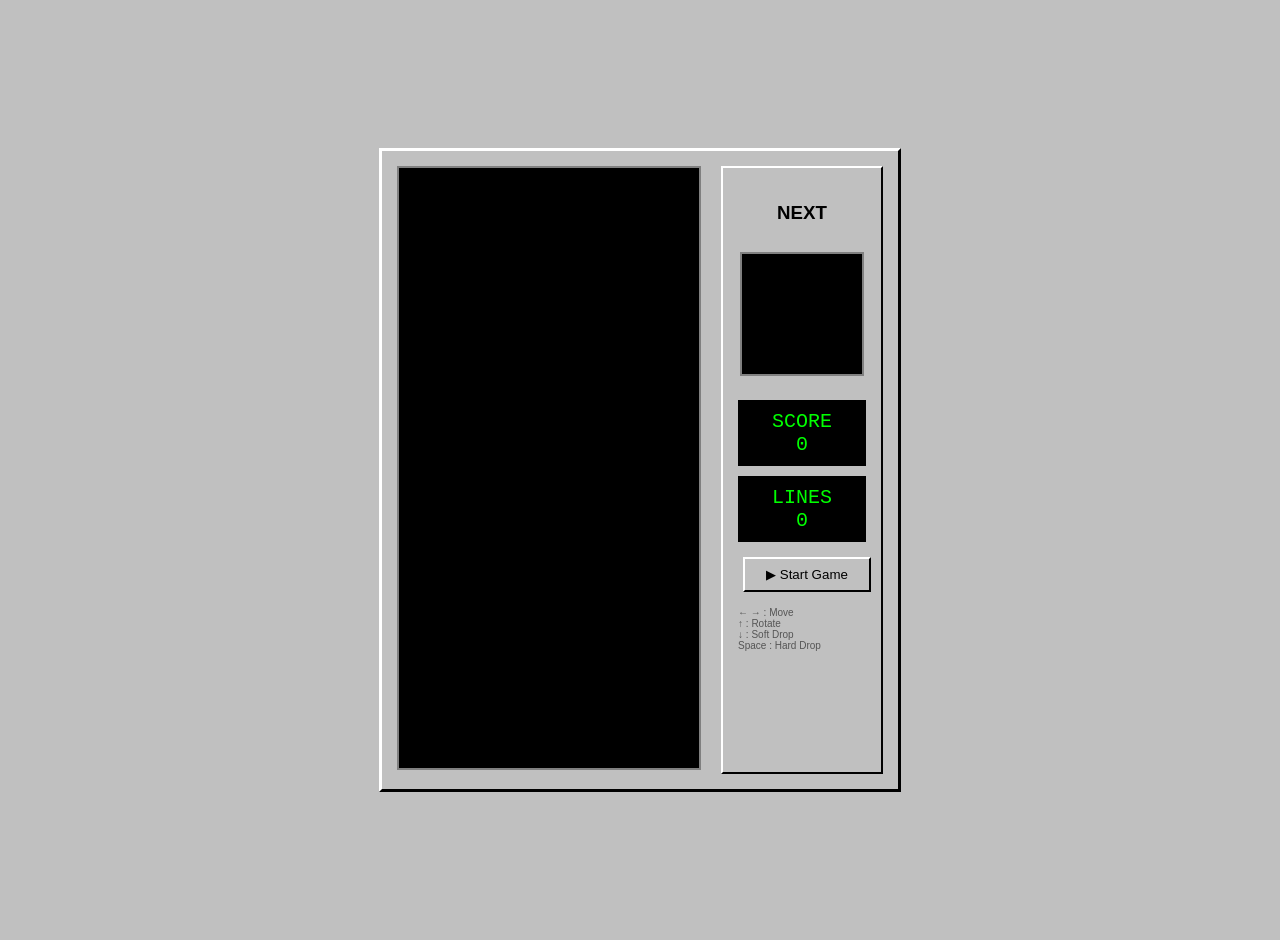
<file: tetris.html>
<!DOCTYPE html>
<html lang="en">
<head>
    <meta charset="UTF-8">
    <meta name="viewport" content="width=device-width, initial-scale=1.0">
    <title>🧩 Tetris</title>
    <style>
        * { user-select: none; }
        body {
            background: #c0c0c0;
            font-family: "MS Sans Serif", Tahoma, sans-serif;
            margin: 0;
            padding: 20px;
            display: flex;
            justify-content: center;
            align-items: center;
            min-height: 100vh;
        }
        .game-container {
            background: #c0c0c0;
            border: 3px solid #fff;
            border-right-color: #000;
            border-bottom-color: #000;
            padding: 15px;
            display: flex;
            gap: 20px;
            flex-wrap: wrap;
            justify-content: center;
        }
        .game-board {
            background: #000;
            border: 2px solid #808080;
        }
        .info-panel {
            background: #c0c0c0;
            border: 2px solid #fff;
            border-right-color: #000;
            border-bottom-color: #000;
            padding: 15px;
            text-align: center;
        }
        .next-piece {
            background: #000;
            margin: 10px auto;
            border: 2px solid #808080;
        }
        .score-board {
            background: #000;
            color: #0f0;
            padding: 10px;
            margin: 10px 0;
            font-family: monospace;
            font-size: 20px;
        }
        .retro-button {
            background: #c0c0c0;
            border: 2px solid #fff;
            border-right-color: #000;
            border-bottom-color: #000;
            padding: 8px 16px;
            cursor: pointer;
            font-family: inherit;
            margin: 5px;
            width: 100%;
        }
        .retro-button:active {
            border: 2px solid #000;
            border-right-color: #fff;
            border-bottom-color: #fff;
        }
        .controls {
            font-size: 10px;
            color: #555;
            margin-top: 10px;
            text-align: left;
        }
    </style>
</head>
<body>
<div class="game-container">
    <div>
        <canvas id="tetrisCanvas" class="game-board" width="300" height="600"></canvas>
    </div>
    <div class="info-panel">
        <h3>NEXT</h3>
        <canvas id="nextCanvas" class="next-piece" width="120" height="120"></canvas>
        <div class="score-board">
            SCORE<br>
            <span id="score">0</span>
        </div>
        <div class="score-board">
            LINES<br>
            <span id="lines">0</span>
        </div>
        <button class="retro-button" id="startBtn">▶ Start Game</button>
        <div class="controls">
            ← → : Move<br>
            ↑ : Rotate<br>
            ↓ : Soft Drop<br>
            Space : Hard Drop
        </div>
    </div>
</div>

<script>
    const canvas = document.getElementById('tetrisCanvas');
    const ctx = canvas.getContext('2d');
    const nextCanvas = document.getElementById('nextCanvas');
    const nextCtx = nextCanvas.getContext('2d');
    
    const COLS = 10;
    const ROWS = 20;
    const BLOCK_SIZE = 30;
    
    const SHAPES = [
        {   // I
            matrix: [[1,1,1,1]],
            color: '#00ffff'
        },
        {   // O
            matrix: [[1,1],[1,1]],
            color: '#ffff00'
        },
        {   // T
            matrix: [[0,1,0],[1,1,1]],
            color: '#aa00ff'
        },
        {   // S
            matrix: [[0,1,1],[1,1,0]],
            color: '#00ff00'
        },
        {   // Z
            matrix: [[1,1,0],[0,1,1]],
            color: '#ff0000'
        },
        {   // L
            matrix: [[1,0,0],[1,1,1]],
            color: '#ff8800'
        },
        {   // J
            matrix: [[0,0,1],[1,1,1]],
            color: '#0000ff'
        }
    ];
    
    let board = Array(ROWS).fill().map(() => Array(COLS).fill(0));
    let currentPiece = null;
    let nextPiece = null;
    let score = 0;
    let lines = 0;
    let gameRunning = false;
    let gameInterval = null;
    let pieceX = 0;
    let pieceY = 0;
    
    function randomPiece() {
        const idx = Math.floor(Math.random() * SHAPES.length);
        const shape = SHAPES[idx];
        return {
            matrix: shape.matrix.map(row => [...row]),
            color: shape.color
        };
    }
    
    function spawnNewPiece() {
        if (!nextPiece) {
            nextPiece = randomPiece();
        }
        currentPiece = {
            matrix: nextPiece.matrix.map(row => [...row]),
            color: nextPiece.color
        };
        nextPiece = randomPiece();
        pieceX = Math.floor((COLS - currentPiece.matrix[0].length) / 2);
        pieceY = 0;
        
        if (collision()) {
            gameOver();
            return false;
        }
        return true;
    }
    
    function collision() {
        for (let y = 0; y < currentPiece.matrix.length; y++) {
            for (let x = 0; x < currentPiece.matrix[y].length; x++) {
                if (currentPiece.matrix[y][x] !== 0) {
                    const boardX = pieceX + x;
                    const boardY = pieceY + y;
                    if (boardX < 0 || boardX >= COLS || boardY >= ROWS || boardY < 0) {
                        return true;
                    }
                    if (boardY >= 0 && board[boardY][boardX] !== 0) {
                        return true;
                    }
                }
            }
        }
        return false;
    }
    
    function mergePiece() {
        for (let y = 0; y < currentPiece.matrix.length; y++) {
            for (let x = 0; x < currentPiece.matrix[y].length; x++) {
                if (currentPiece.matrix[y][x] !== 0) {
                    const boardX = pieceX + x;
                    const boardY = pieceY + y;
                    if (boardY >= 0 && boardY < ROWS && boardX >= 0 && boardX < COLS) {
                        board[boardY][boardX] = currentPiece.color;
                    }
                }
            }
        }
        clearLines();
        if (!spawnNewPiece()) {
            return;
        }
        draw();
    }
    
    function clearLines() {
        let linesCleared = 0;
        for (let y = ROWS - 1; y >= 0; y--) {
            let full = true;
            for (let x = 0; x < COLS; x++) {
                if (board[y][x] === 0) {
                    full = false;
                    break;
                }
            }
            if (full) {
                for (let row = y; row > 0; row--) {
                    board[row] = [...board[row-1]];
                }
                board[0] = Array(COLS).fill(0);
                linesCleared++;
                y++;
            }
        }
        
        if (linesCleared > 0) {
            const points = [0, 100, 300, 500, 800];
            const addScore = points[linesCleared] || 1000;
            score += addScore;
            lines += linesCleared;
            document.getElementById('score').textContent = score;
            document.getElementById('lines').textContent = lines;
        }
    }
    
    function movePiece(dx, dy) {
        pieceX += dx;
        pieceY += dy;
        if (collision()) {
            pieceX -= dx;
            pieceY -= dy;
            if (dy === 1) {
                mergePiece();
            }
            return false;
        }
        draw();
        return true;
    }
    
    function rotatePiece() {
        const rotated = currentPiece.matrix[0].map((_, idx) => 
            currentPiece.matrix.map(row => row[idx]).reverse()
        );
        const originalMatrix = currentPiece.matrix;
        currentPiece.matrix = rotated;
        if (collision()) {
            currentPiece.matrix = originalMatrix;
        }
        draw();
    }
    
    function hardDrop() {
        while (movePiece(0, 1)) {}
    }
    
    function gameOver() {
        gameRunning = false;
        if (gameInterval) clearInterval(gameInterval);
        gameInterval = null;
        ctx.fillStyle = 'rgba(0,0,0,0.7)';
        ctx.fillRect(0, 0, canvas.width, canvas.height);
        ctx.fillStyle = '#fff';
        ctx.font = '20px "MS Sans Serif"';
        ctx.textAlign = 'center';
        ctx.fillText('GAME OVER!', canvas.width/2, canvas.height/2);
    }
    
    function draw() {
        // Draw board
        for (let y = 0; y < ROWS; y++) {
            for (let x = 0; x < COLS; x++) {
                if (board[y][x] !== 0) {
                    ctx.fillStyle = board[y][x];
                    ctx.fillRect(x * BLOCK_SIZE, y * BLOCK_SIZE, BLOCK_SIZE - 1, BLOCK_SIZE - 1);
                } else {
                    ctx.fillStyle = '#000';
                    ctx.fillRect(x * BLOCK_SIZE, y * BLOCK_SIZE, BLOCK_SIZE - 1, BLOCK_SIZE - 1);
                }
            }
        }
        
        // Draw current piece
        if (currentPiece) {
            for (let y = 0; y < currentPiece.matrix.length; y++) {
                for (let x = 0; x < currentPiece.matrix[y].length; x++) {
                    if (currentPiece.matrix[y][x]) {
                        ctx.fillStyle = currentPiece.color;
                        ctx.fillRect((pieceX + x) * BLOCK_SIZE, (pieceY + y) * BLOCK_SIZE, BLOCK_SIZE - 1, BLOCK_SIZE - 1);
                    }
                }
            }
        }
        
        // Draw next piece
        nextCtx.fillStyle = '#000';
        nextCtx.fillRect(0, 0, 120, 120);
        if (nextPiece) {
            const offsetX = (120 - (nextPiece.matrix[0].length * 25)) / 2;
            const offsetY = (120 - (nextPiece.matrix.length * 25)) / 2;
            for (let y = 0; y < nextPiece.matrix.length; y++) {
                for (let x = 0; x < nextPiece.matrix[y].length; x++) {
                    if (nextPiece.matrix[y][x]) {
                        nextCtx.fillStyle = nextPiece.color;
                        nextCtx.fillRect(offsetX + x * 25, offsetY + y * 25, 24, 24);
                    }
                }
            }
        }
    }
    
    function startGame() {
        if (gameInterval) clearInterval(gameInterval);
        board = Array(ROWS).fill().map(() => Array(COLS).fill(0));
        score = 0;
        lines = 0;
        document.getElementById('score').textContent = '0';
        document.getElementById('lines').textContent = '0';
        gameRunning = true;
        nextPiece = randomPiece();
        spawnNewPiece();
        draw();
        gameInterval = setInterval(() => {
            if (gameRunning) {
                movePiece(0, 1);
            }
        }, 400);
    }
    
    document.getElementById('startBtn').onclick = startGame;
    document.addEventListener('keydown', (e) => {
        if (!gameRunning) return;
        switch(e.key) {
            case 'ArrowLeft': movePiece(-1, 0); break;
            case 'ArrowRight': movePiece(1, 0); break;
            case 'ArrowDown': movePiece(0, 1); break;
            case 'ArrowUp': rotatePiece(); break;
            case ' ': hardDrop(); break;
        }
    });
    
    // Initial draw
    ctx.fillStyle = '#000';
    ctx.fillRect(0, 0, canvas.width, canvas.height);
</script>
</body>
</html>
</file>
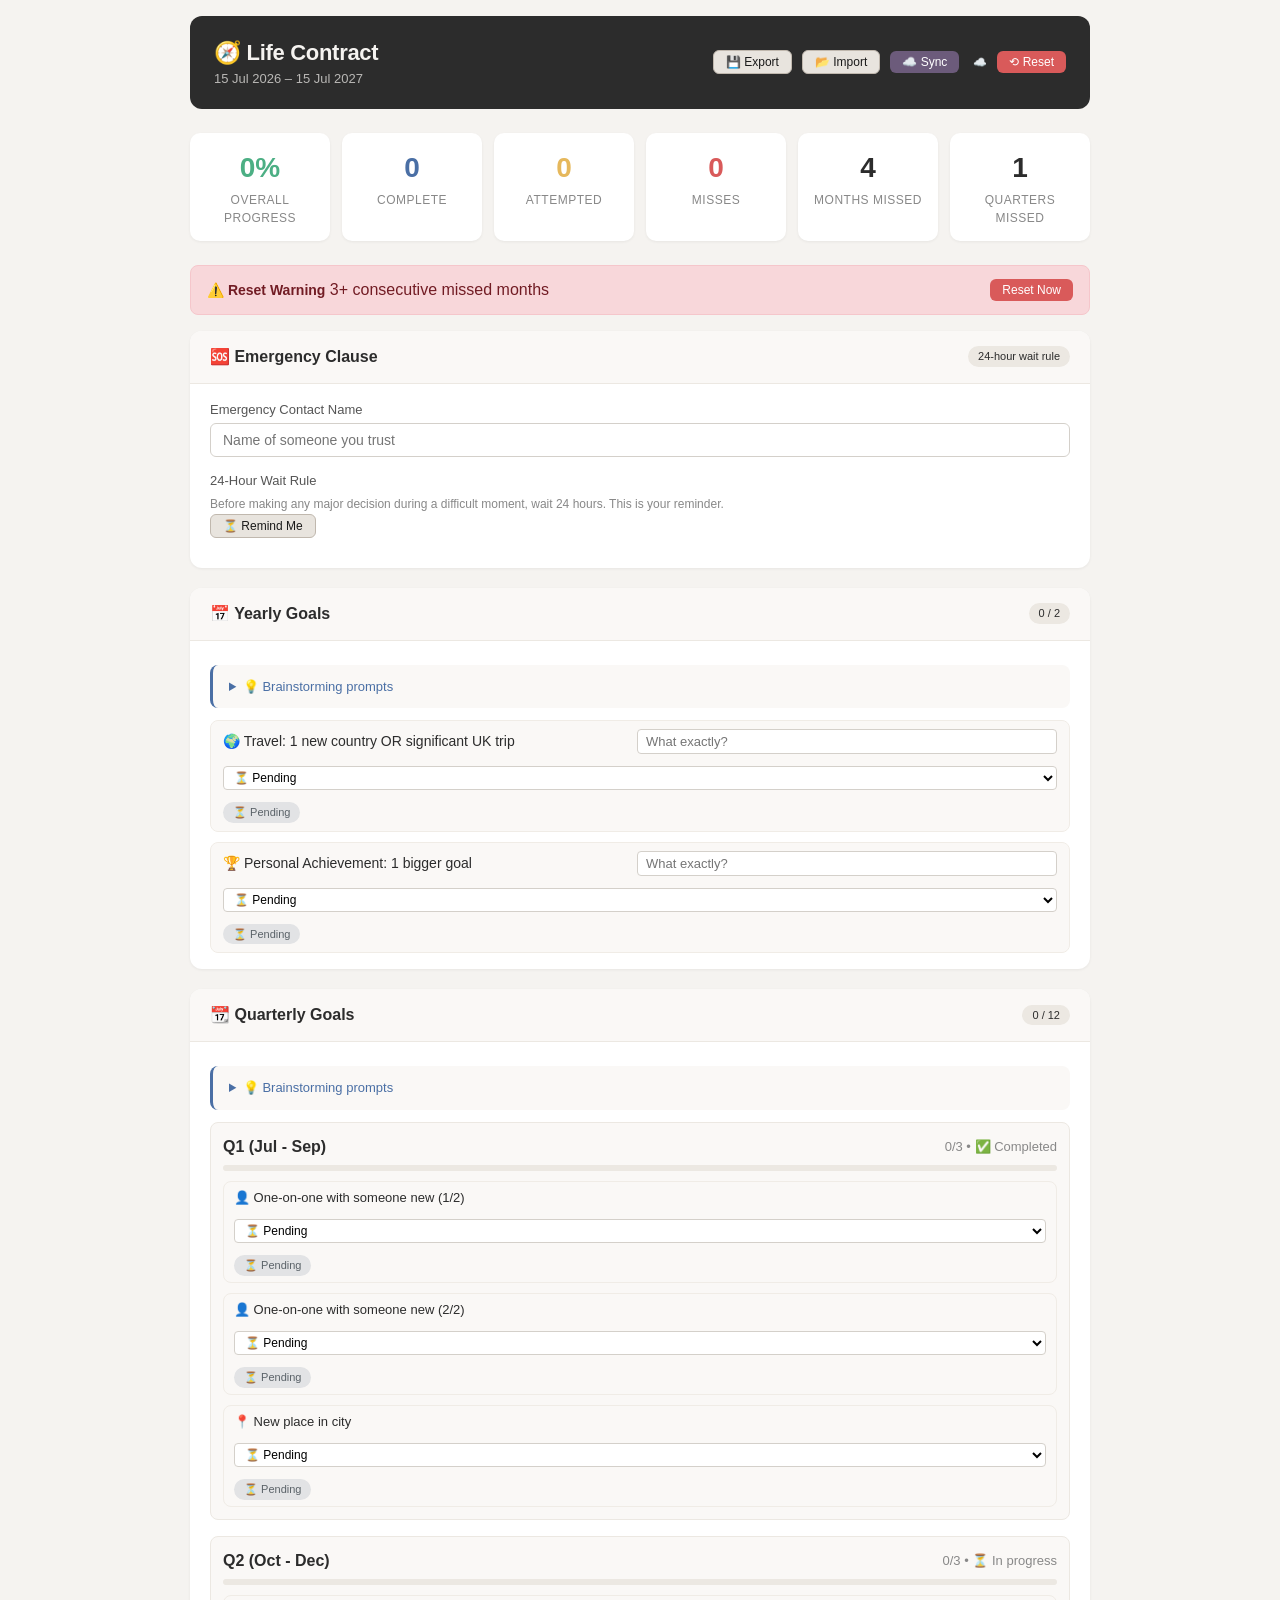
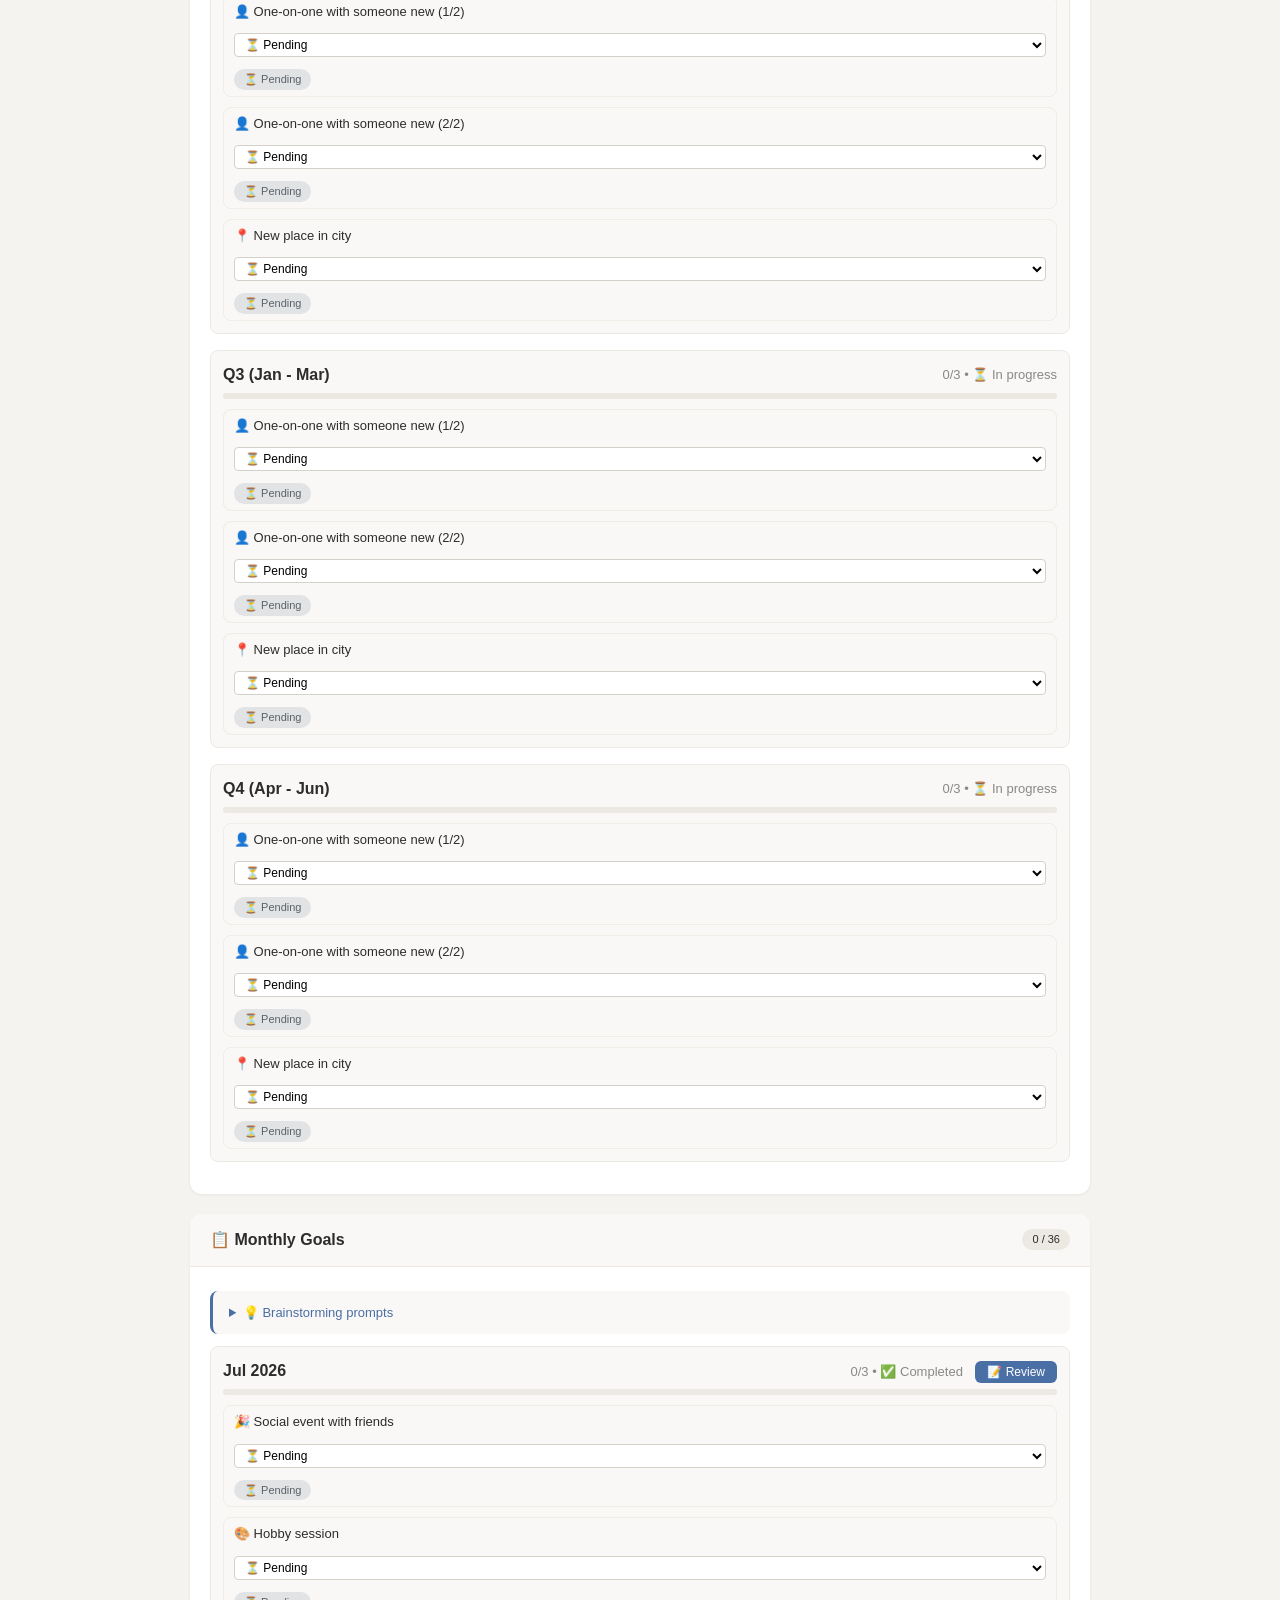
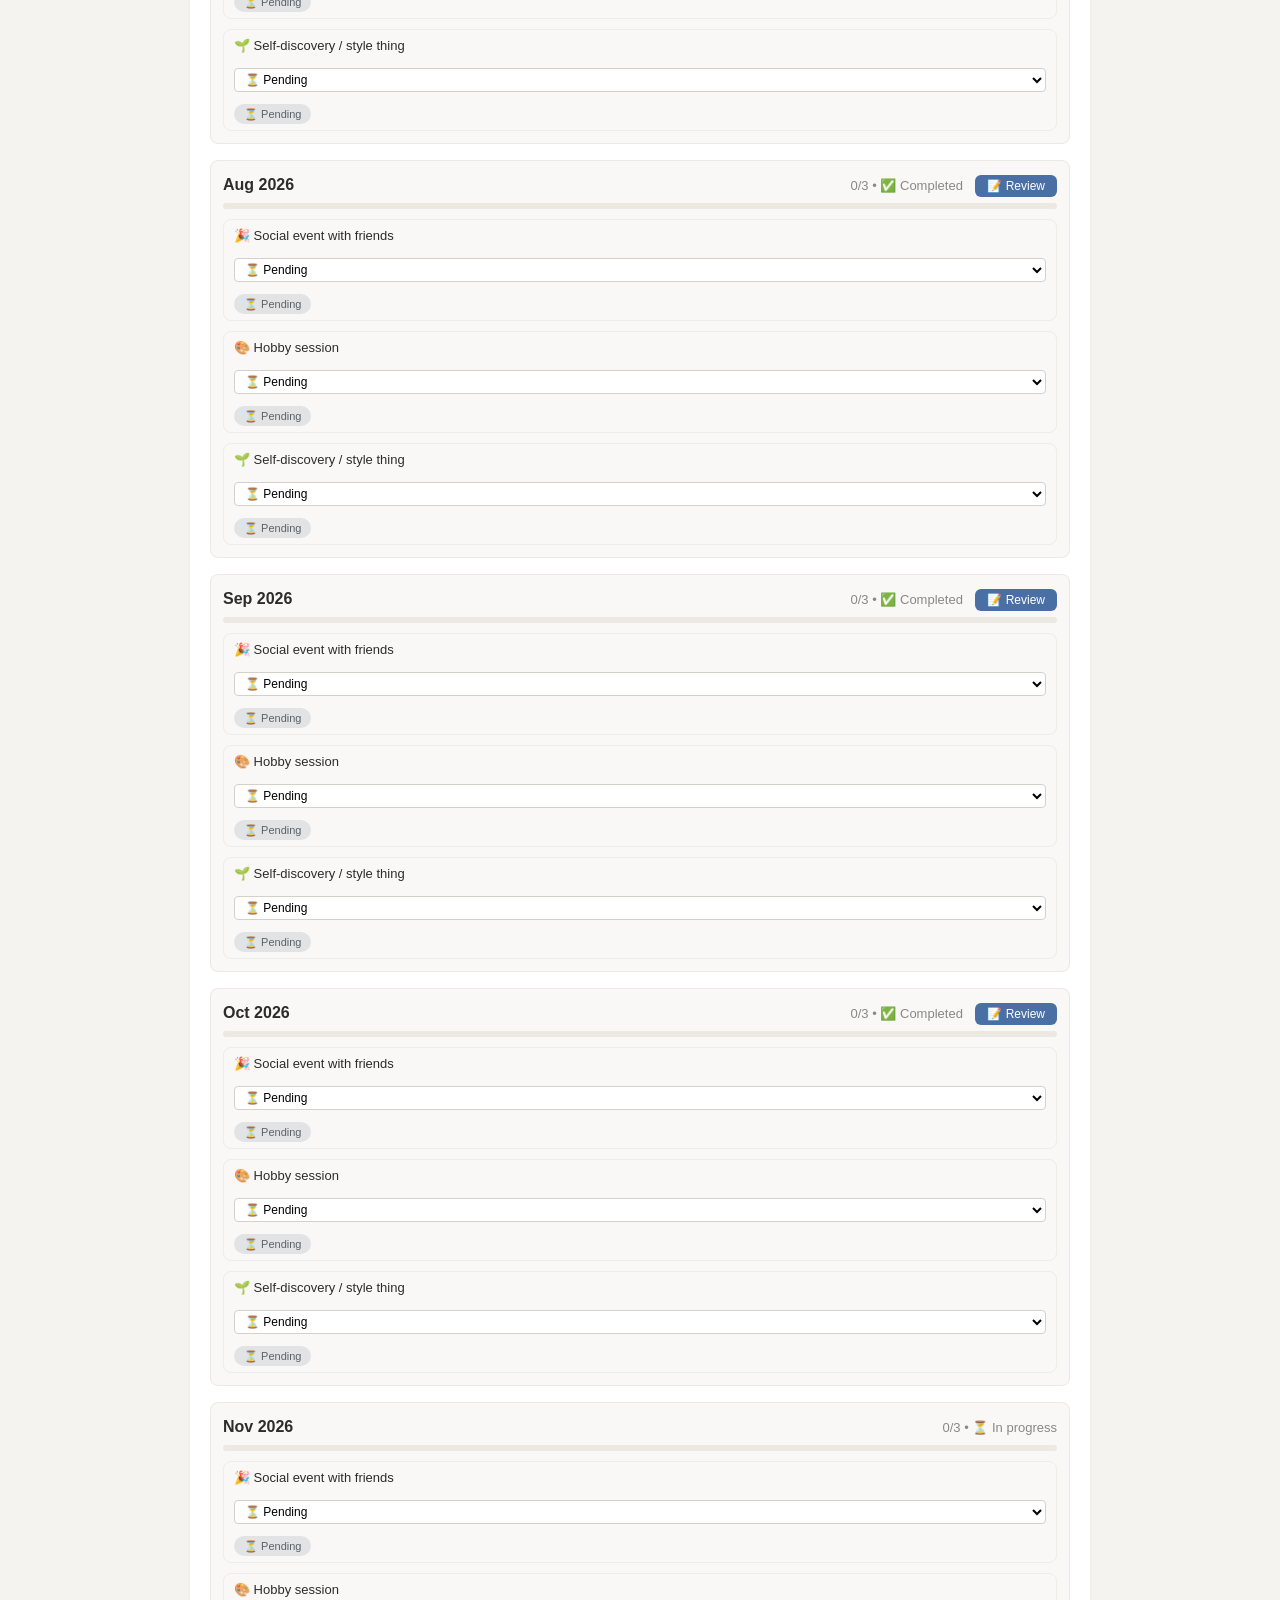
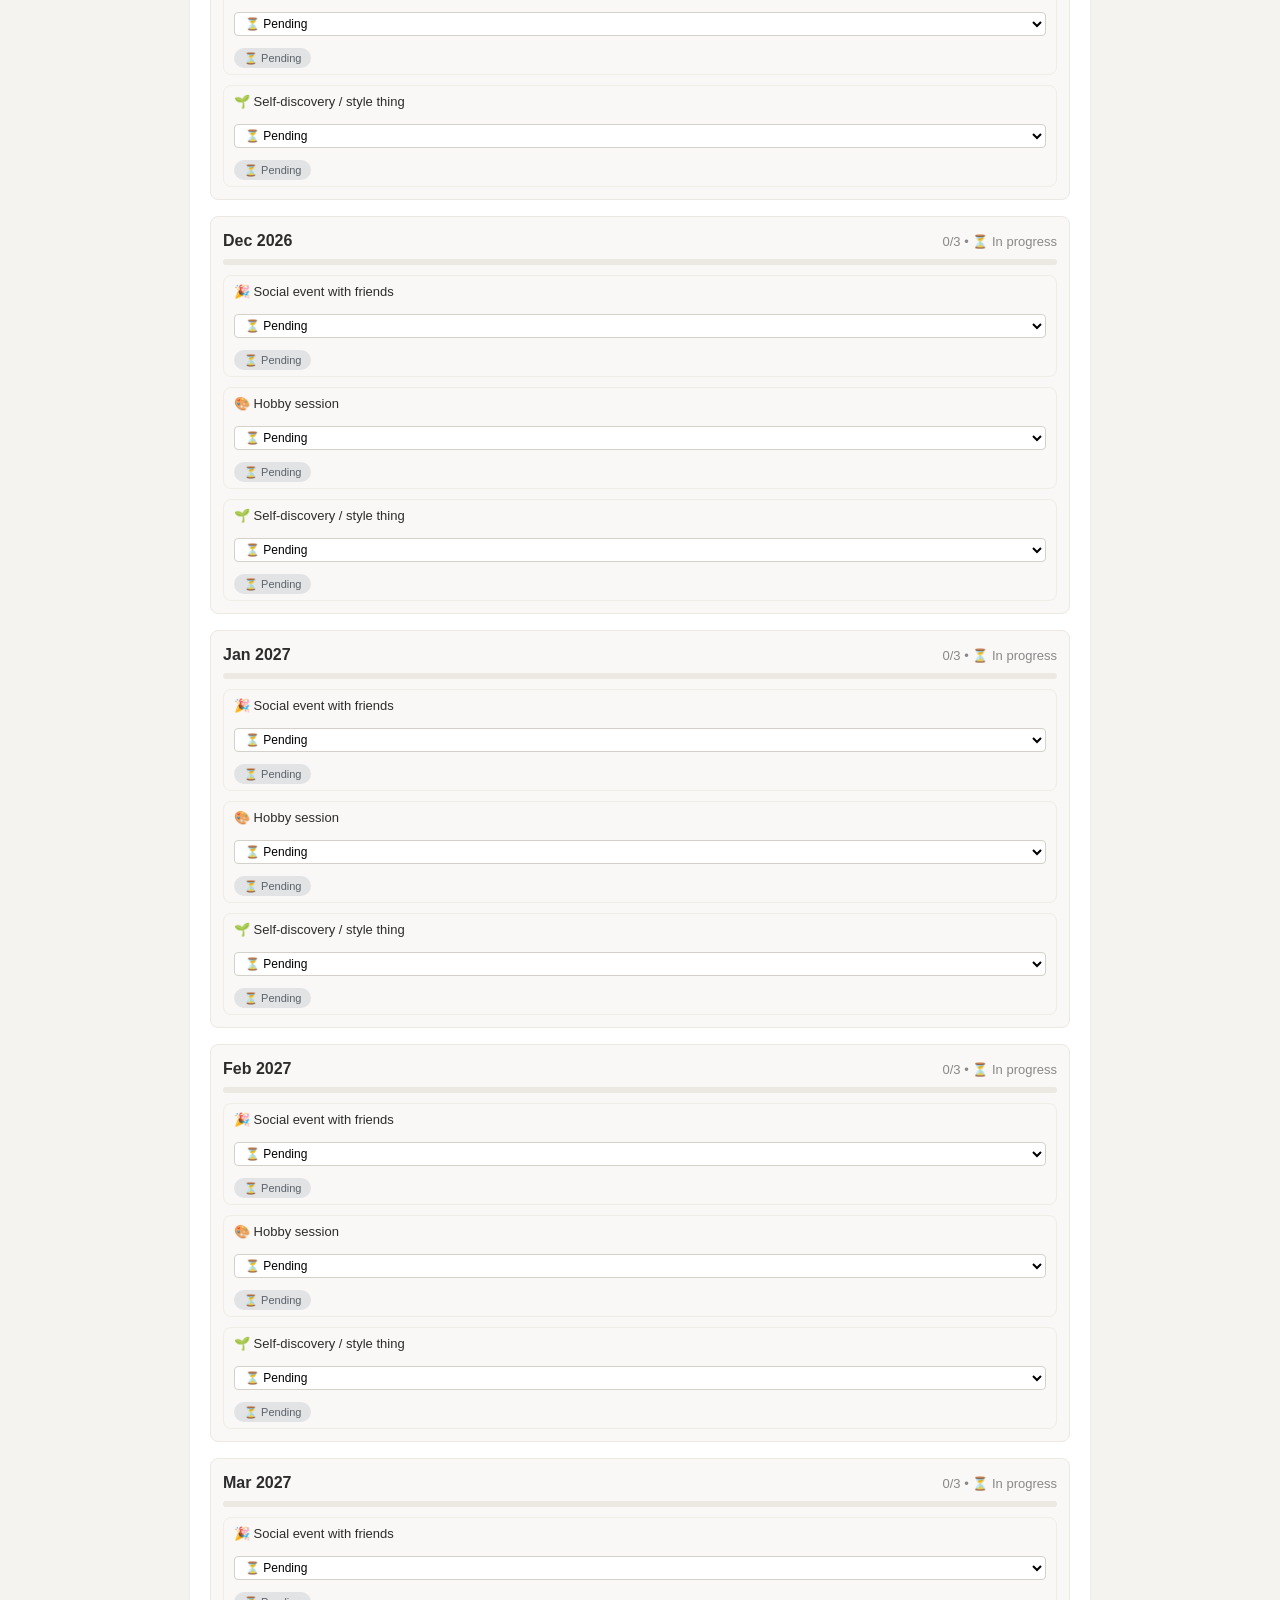
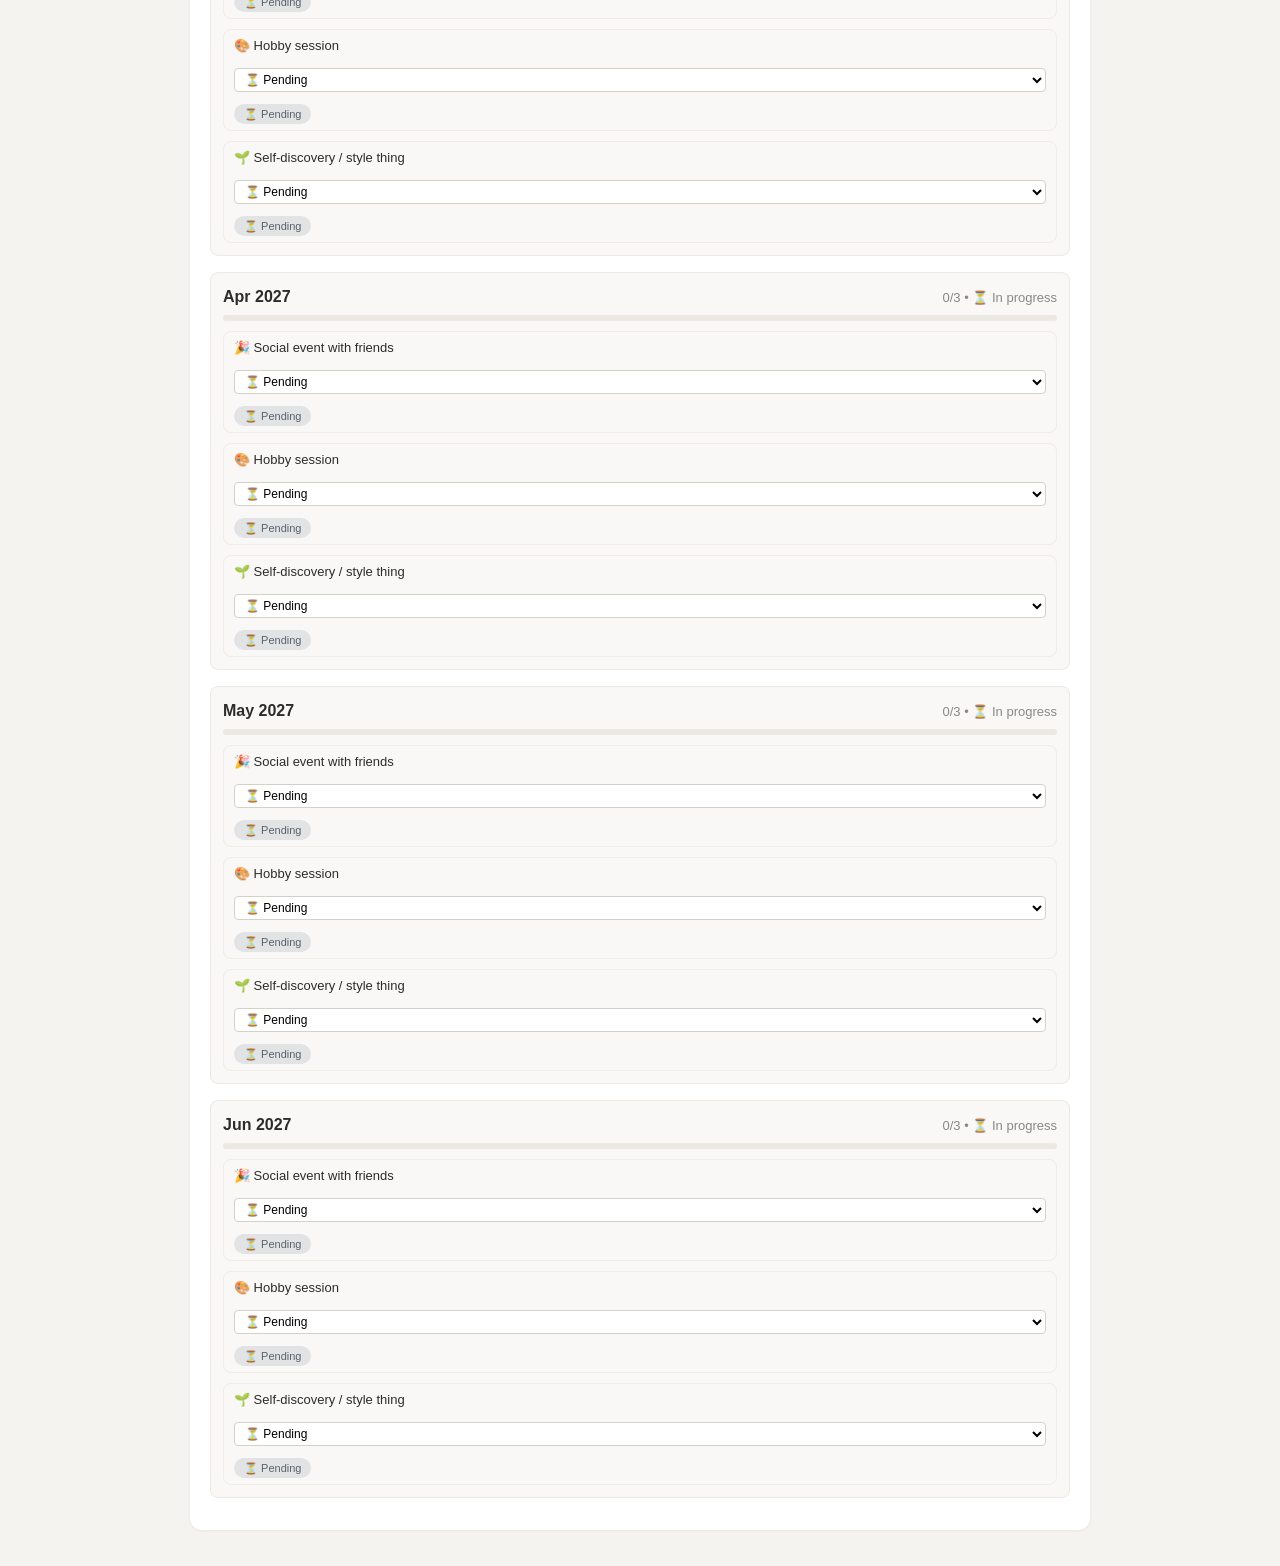
<file: trying.html>
<!DOCTYPE html>
<html lang="en">
<head>
    <meta charset="UTF-8">
    <meta name="viewport" content="width=device-width, initial-scale=1.0, user-scalable=yes">
    <title>🧭 Life Contract — 1-Year Tracker</title>
    <style>
        /* ===== RESET & BASE ===== */
        * { margin: 0; padding: 0; box-sizing: border-box; }
        body {
            font-family: -apple-system, BlinkMacSystemFont, "Segoe UI", Roboto, "Helvetica Neue", Arial, sans-serif;
            background: #f5f3f0;
            color: #2c2c2c;
            padding: 16px;
            line-height: 1.5;
        }
        .container { max-width: 900px; margin: 0 auto; }

        /* ===== HEADER ===== */
        .header {
            background: #2c2c2c;
            color: #f5f3f0;
            padding: 20px 24px;
            border-radius: 12px;
            margin-bottom: 24px;
            display: flex;
            justify-content: space-between;
            align-items: center;
            flex-wrap: wrap;
            gap: 12px;
        }
        .header h1 { font-size: 22px; font-weight: 600; letter-spacing: -0.3px; }
        .header .subtitle { font-size: 13px; opacity: 0.7; }
        .header-actions { display: flex; gap: 10px; flex-wrap: wrap; align-items: center; }

        /* ===== BUTTONS ===== */
        .btn {
            padding: 8px 16px;
            border: none;
            border-radius: 6px;
            font-size: 13px;
            font-weight: 500;
            cursor: pointer;
            transition: all 0.15s ease;
            background: #d4d0ca;
            color: #1a1a1a;
            text-decoration: none;
            display: inline-flex;
            align-items: center;
            gap: 4px;
        }
        .btn:hover { filter: brightness(0.92); transform: translateY(-1px); }
        .btn-primary { background: #4a6fa5; color: white; }
        .btn-success { background: #4caf84; color: white; }
        .btn-danger { background: #d95a5a; color: white; }
        .btn-outline {
            background: #e8e4de;
            border: 1px solid #c0b8ae;
            color: #1a1a1a;
        }
        .btn-outline:hover { background: #d8d0c8; }
        .btn-sm { padding: 4px 12px; font-size: 12px; }
        .btn-sync {
            background: #6c5b7b;
            color: white;
        }
        .btn-sync:hover { background: #5a4a6a; }

        /* ===== SYNC STATUS ===== */
        .sync-status {
            font-size: 11px;
            color: #aaa;
            margin-left: 4px;
        }
        .sync-status.success { color: #4caf84; }
        .sync-status.error { color: #d95a5a; }
        .sync-status.loading { color: #e6b85c; animation: pulse 1.5s infinite; }
        @keyframes pulse { 0%, 100% { opacity: 1; } 50% { opacity: 0.4; } }

        /* ===== STATS ===== */
        .stats {
            display: grid;
            grid-template-columns: repeat(auto-fit, minmax(140px, 1fr));
            gap: 12px;
            margin-bottom: 24px;
        }
        .stat-card {
            background: white;
            padding: 14px 16px;
            border-radius: 10px;
            box-shadow: 0 1px 3px rgba(0,0,0,0.06);
            text-align: center;
        }
        .stat-card .number { font-size: 28px; font-weight: 700; }
        .stat-card .label { font-size: 12px; color: #888; text-transform: uppercase; letter-spacing: 0.5px; margin-top: 2px; }
        .stat-card.green .number { color: #4caf84; }
        .stat-card.red .number { color: #d95a5a; }
        .stat-card.yellow .number { color: #e6b85c; }
        .stat-card.blue .number { color: #4a6fa5; }

        /* ===== SECTION ===== */
        .section {
            background: white;
            border-radius: 12px;
            box-shadow: 0 1px 3px rgba(0,0,0,0.06);
            margin-bottom: 20px;
            overflow: hidden;
        }
        .section-header {
            padding: 14px 20px;
            background: #faf8f6;
            border-bottom: 1px solid #ece8e2;
            display: flex;
            justify-content: space-between;
            align-items: center;
            cursor: pointer;
            user-select: none;
            transition: background 0.1s;
        }
        .section-header:hover { background: #f5f1ec; }
        .section-header h2 { font-size: 16px; font-weight: 600; }
        .section-header .badge {
            font-size: 11px;
            background: #ece8e2;
            padding: 2px 10px;
            border-radius: 12px;
            font-weight: 500;
        }
        .section-body { padding: 16px 20px; }
        .section-body.collapsed { display: none; }

        /* ===== PROGRESS BAR ===== */
        .progress-bar {
            width: 100%;
            height: 6px;
            background: #ece8e2;
            border-radius: 4px;
            overflow: hidden;
            margin: 6px 0 10px 0;
        }
        .progress-bar .fill {
            height: 100%;
            border-radius: 4px;
            transition: width 0.4s ease;
            background: #4a6fa5;
        }
        .progress-bar .fill.green { background: #4caf84; }
        .progress-bar .fill.yellow { background: #e6b85c; }
        .progress-bar .fill.red { background: #d95a5a; }

        /* ===== ITEM LIST ===== */
        .item-list { display: flex; flex-direction: column; gap: 10px; }
        .item-row {
            display: flex;
            align-items: center;
            gap: 12px;
            padding: 8px 12px;
            border-radius: 8px;
            background: #faf8f6;
            border: 1px solid #f0ece6;
            flex-wrap: wrap;
        }
        .item-row .label { flex: 1; min-width: 120px; font-size: 14px; }
        .item-row .status-badge {
            font-size: 11px;
            padding: 2px 10px;
            border-radius: 12px;
            font-weight: 500;
            white-space: nowrap;
        }
        .status-badge.complete { background: #d4edda; color: #2d6a4f; }
        .status-badge.attempted { background: #fff3cd; color: #856404; }
        .status-badge.miss { background: #f8d7da; color: #721c24; }
        .status-badge.pending { background: #e2e3e5; color: #5a6268; }

        .item-row .status-select {
            padding: 3px 6px;
            border: 1px solid #d4d0ca;
            border-radius: 4px;
            font-size: 12px;
            background: white;
            cursor: pointer;
        }

        /* ===== FORM ELEMENTS ===== */
        input[type="text"], input[type="number"], input[type="date"], textarea, select {
            width: 100%;
            padding: 8px 12px;
            border: 1px solid #d4d0ca;
            border-radius: 6px;
            font-size: 14px;
            font-family: inherit;
            transition: border-color 0.15s;
            background: white;
        }
        input:focus, textarea:focus, select:focus { outline: none; border-color: #4a6fa5; }
        textarea { min-height: 60px; resize: vertical; }

        .form-group { margin-bottom: 14px; }
        .form-group label { display: block; font-size: 13px; font-weight: 500; margin-bottom: 4px; color: #555; }
        .form-row { display: grid; grid-template-columns: 1fr 1fr; gap: 12px; }

        /* ===== REVIEW SECTION ===== */
        .review-section {
            background: #faf8f6;
            border-radius: 8px;
            padding: 14px;
            margin-top: 12px;
            border: 1px solid #ece8e2;
        }
        .review-section .review-date { font-size: 12px; color: #888; margin-bottom: 8px; }

        /* ===== RESET WARNING ===== */
        .reset-warning {
            background: #f8d7da;
            border: 1px solid #f5c6cb;
            color: #721c24;
            padding: 12px 16px;
            border-radius: 8px;
            margin-bottom: 16px;
            display: flex;
            justify-content: space-between;
            align-items: center;
            flex-wrap: wrap;
            gap: 8px;
        }
        .reset-warning strong { font-size: 14px; }

        /* ===== BRAINSTORM ===== */
        .brainstorm {
            background: #faf8f6;
            border-radius: 8px;
            padding: 12px 16px;
            margin: 8px 0 12px 0;
            border-left: 3px solid #4a6fa5;
            font-size: 13px;
            color: #555;
        }
        .brainstorm summary { cursor: pointer; font-weight: 500; color: #4a6fa5; }
        .brainstorm ul { margin: 8px 0 0 18px; }
        .brainstorm ul li { margin-bottom: 4px; }

        /* ===== EMPTY STATE ===== */
        .empty-state { text-align: center; padding: 24px; color: #aaa; }

        /* ===== RESPONSIVE ===== */
        @media (max-width: 600px) {
            .header { flex-direction: column; align-items: stretch; text-align: center; }
            .header-actions { justify-content: center; }
            .stats { grid-template-columns: repeat(2, 1fr); }
            .form-row { grid-template-columns: 1fr; }
            .item-row { flex-direction: column; align-items: stretch; }
            .item-row .label { min-width: unset; }
        }

        /* ===== PRINT ===== */
        @media print {
            .header-actions, .btn, .no-print { display: none !important; }
            .section-header { cursor: default; background: #f5f3f0; }
            .section-body.collapsed { display: block !important; }
            .reset-warning { background: #fff3cd; border-color: #ffc107; }
            body { background: white; padding: 8px; }
            .container { max-width: 100%; }
        }

        /* ===== MODAL ===== */
        .modal-overlay {
            display: none;
            position: fixed;
            top: 0; left: 0; width: 100%; height: 100%;
            background: rgba(0,0,0,0.4);
            z-index: 1000;
            justify-content: center;
            align-items: center;
            padding: 20px;
        }
        .modal-overlay.active { display: flex; }
        .modal {
            background: white;
            border-radius: 14px;
            max-width: 560px;
            width: 100%;
            padding: 24px;
            max-height: 90vh;
            overflow-y: auto;
            box-shadow: 0 8px 30px rgba(0,0,0,0.2);
        }
        .modal h3 { margin-bottom: 16px; font-size: 18px; }
        .modal .modal-actions { display: flex; gap: 10px; margin-top: 16px; flex-wrap: wrap; }

        /* ===== HELP TEXT ===== */
        .help-text { font-size: 12px; color: #888; margin-top: 2px; }

        /* ===== MISC ===== */
        .flex-between { display: flex; justify-content: space-between; align-items: center; flex-wrap: wrap; gap: 8px; }
        .mt-8 { margin-top: 8px; }
        .mb-8 { margin-bottom: 8px; }
        .gap-8 { gap: 8px; }
        .text-muted { color: #888; font-size: 13px; }
        .text-center { text-align: center; }
        .tag { display: inline-block; padding: 2px 8px; border-radius: 4px; font-size: 11px; font-weight: 500; }
        .tag-green { background: #d4edda; color: #2d6a4f; }
        .tag-yellow { background: #fff3cd; color: #856404; }
        .tag-red { background: #f8d7da; color: #721c24; }
        .tag-blue { background: #cce5ff; color: #004085; }

        /* ===== SYNC MODAL ===== */
        .sync-modal .form-group { margin-bottom: 12px; }
        .sync-modal input[type="password"] { font-family: monospace; }
    </style>
</head>
<body>

<div class="container" id="app">
    <!-- ===== HEADER ===== -->
    <div class="header">
        <div>
            <h1>🧭 Life Contract</h1>
            <div class="subtitle" id="contractDates">15 Jul 2026 – 15 Jul 2027</div>
        </div>
        <div class="header-actions">
            <button class="btn btn-outline btn-sm" onclick="exportData()">💾 Export</button>
            <button class="btn btn-outline btn-sm" onclick="document.getElementById('importInput').click()">📂 Import</button>
            <input type="file" id="importInput" accept=".json" style="display:none" onchange="importData(event)">
            <button class="btn btn-sync btn-sm" onclick="openSyncModal()">☁️ Sync</button>
            <span id="syncStatus" class="sync-status">☁️</span>
            <button class="btn btn-danger btn-sm" onclick="resetAll()">⟲ Reset</button>
        </div>
    </div>

    <!-- ===== STATS ===== -->
    <div class="stats" id="statsRow">
        <div class="stat-card green"><div class="number" id="statOverall">0%</div><div class="label">Overall Progress</div></div>
        <div class="stat-card blue"><div class="number" id="statComplete">0</div><div class="label">Complete</div></div>
        <div class="stat-card yellow"><div class="number" id="statAttempted">0</div><div class="label">Attempted</div></div>
        <div class="stat-card red"><div class="number" id="statMiss">0</div><div class="label">Misses</div></div>
        <div class="stat-card"><div class="number" id="statMonthMiss">0</div><div class="label">Months Missed</div></div>
        <div class="stat-card"><div class="number" id="statQuarterMiss">0</div><div class="label">Quarters Missed</div></div>
    </div>

    <!-- ===== RESET WARNING ===== -->
    <div id="resetWarning" style="display:none;" class="reset-warning">
        <div><strong>⚠️ Reset Warning</strong> <span id="resetWarningText">3+ consecutive missed months</span></div>
        <button class="btn btn-danger btn-sm" onclick="confirmReset()">Reset Now</button>
    </div>

    <!-- ===== EMERGENCY CLAUSE ===== -->
    <div class="section">
        <div class="section-header" onclick="toggleSection('emergencySection')">
            <h2>🆘 Emergency Clause</h2>
            <span class="badge">24-hour wait rule</span>
        </div>
        <div class="section-body" id="emergencySection">
            <div class="form-group">
                <label>Emergency Contact Name</label>
                <input type="text" id="emergencyContact" placeholder="Name of someone you trust" onchange="saveEmergency()">
            </div>
            <div class="form-group">
                <label>24-Hour Wait Rule</label>
                <p class="help-text">Before making any major decision during a difficult moment, wait 24 hours. This is your reminder.</p>
                <button class="btn btn-outline btn-sm" onclick="alert('⏳ 24-hour wait rule activated. Take a breath. Revisit this decision tomorrow.')">⏳ Remind Me</button>
            </div>
        </div>
    </div>

    <!-- ===== YEARLY ===== -->
    <div class="section">
        <div class="section-header" onclick="toggleSection('yearlySection')">
            <h2>📅 Yearly Goals</h2>
            <span class="badge" id="yearlyBadge">0 / 2</span>
        </div>
        <div class="section-body" id="yearlySection">
            <div class="brainstorm">
                <details>
                    <summary>💡 Brainstorming prompts</summary>
                    <ul>
                        <li>What country or UK place have I always wanted to see?</li>
                        <li>What's within my budget?</li>
                        <li>What time of year would be best?</li>
                        <li>What would I be genuinely proud to say I did this year?</li>
                        <li>What's the first small step?</li>
                    </ul>
                </details>
            </div>
            <div id="yearlyList" class="item-list"></div>
        </div>
    </div>

    <!-- ===== QUARTERLY ===== -->
    <div class="section">
        <div class="section-header" onclick="toggleSection('quarterlySection')">
            <h2>📆 Quarterly Goals</h2>
            <span class="badge" id="quarterlyBadge">0 / 8</span>
        </div>
        <div class="section-body" id="quarterlySection">
            <div class="brainstorm">
                <details>
                    <summary>💡 Brainstorming prompts</summary>
                    <ul>
                        <li>Who do I already know that I could ask for a coffee/walk?</li>
                        <li>What meetup groups or classes could I join?</li>
                        <li>What's one place in my city I've always passed but never entered?</li>
                        <li>What neighbourhood have I never properly explored?</li>
                    </ul>
                </details>
            </div>
            <div id="quarterlyList"></div>
        </div>
    </div>

    <!-- ===== MONTHLY ===== -->
    <div class="section">
        <div class="section-header" onclick="toggleSection('monthlySection')">
            <h2>📋 Monthly Goals</h2>
            <span class="badge" id="monthlyBadge">0 / 36</span>
        </div>
        <div class="section-body" id="monthlySection">
            <div class="brainstorm">
                <details>
                    <summary>💡 Brainstorming prompts</summary>
                    <ul>
                        <li><strong>Social:</strong> Who do I want to see this month? What's a low-effort catch-up?</li>
                        <li><strong>Hobby:</strong> What hobby have I been neglecting? What new thing could I try?</li>
                        <li><strong>Self-discovery:</strong> What's one thing I've been curious about? What would make me feel more like me?</li>
                    </ul>
                </details>
            </div>
            <div id="monthlyList"></div>
        </div>
    </div>

    <!-- ===== SYNC MODAL ===== -->
    <div class="modal-overlay" id="syncModal">
        <div class="modal sync-modal">
            <h3>☁️ GitHub Gist Sync</h3>
            <p class="text-muted" style="margin-bottom:16px;">Your contract data will sync across all devices using GitHub Gist.</p>
            <div class="form-group">
                <label>GitHub Personal Access Token</label>
                <input type="password" id="gistToken" placeholder="ghp_xxxxxxxxxxxx" onchange="saveGistCredentials()">
                <p class="help-text">Create one at <a href="https://github.com/settings/tokens" target="_blank">github.com/settings/tokens</a> with <strong>gist</strong> scope.</p>
            </div>
            <div class="form-group">
                <label>Gist ID</label>
                <input type="text" id="gistId" placeholder="abc123def456" onchange="saveGistCredentials()">
                <p class="help-text">Create a secret gist at <a href="https://gist.github.com" target="_blank">gist.github.com</a> and copy the ID from the URL.</p>
            </div>
            <div class="modal-actions">
                <button class="btn btn-primary" onclick="syncToGist()">☁️ Upload to Cloud</button>
                <button class="btn btn-success" onclick="loadFromGist()">📥 Download from Cloud</button>
                <button class="btn btn-outline" onclick="closeSyncModal()">Close</button>
            </div>
            <div id="syncMessage" style="margin-top:12px; font-size:13px; color:#888;"></div>
        </div>
    </div>

    <!-- ===== MONTHLY REVIEW MODAL ===== -->
    <div class="modal-overlay" id="reviewModal">
        <div class="modal">
            <h3>📝 Monthly Review</h3>
            <p class="text-muted" id="reviewMonthLabel">Month of July 2026</p>
            <div class="form-row">
                <div class="form-group">
                    <label>Misery Score (1–10)</label>
                    <input type="number" id="reviewMisery" min="1" max="10" value="5" onchange="saveReviewDraft()">
                </div>
                <div class="form-group">
                    <label>Meaning Score (1–10)</label>
                    <input type="number" id="reviewMeaning" min="1" max="10" value="5" onchange="saveReviewDraft()">
                </div>
            </div>
            <div class="form-group">
                <label>3 things I'm glad I experienced</label>
                <textarea id="reviewGlad" rows="2" placeholder="e.g. A sunny walk, a good conversation, a new recipe" onchange="saveReviewDraft()"></textarea>
            </div>
            <div class="form-group">
                <label>What got in the way?</label>
                <textarea id="reviewBlockers" rows="2" placeholder="What stopped me from doing what I wanted?" onchange="saveReviewDraft()"></textarea>
            </div>
            <div class="form-group">
                <label>What I need next month</label>
                <textarea id="reviewNext" rows="2" placeholder="What would help me next month?" onchange="saveReviewDraft()"></textarea>
            </div>
            <div class="modal-actions">
                <button class="btn btn-success" onclick="submitReview()">✅ Save Review</button>
                <button class="btn btn-outline" onclick="closeReviewModal()">Cancel</button>
            </div>
        </div>
    </div>
</div>

<script>
// ============================================================
// DATA MODEL
// ============================================================
const YEARLY_ITEMS = [
    { id: 'yearly_travel', label: '🌍 Travel: 1 new country OR significant UK trip', text: '' },
    { id: 'yearly_achievement', label: '🏆 Personal Achievement: 1 bigger goal', text: '' }
];

const QUARTERLY_ITEMS_PER_Q = [
    { id: 'q_people1', label: '👤 One-on-one with someone new (1/2)' },
    { id: 'q_people2', label: '👤 One-on-one with someone new (2/2)' },
    { id: 'q_place', label: '📍 New place in city' }
];

const MONTHLY_ITEMS = [
    { id: 'm_social', label: '🎉 Social event with friends' },
    { id: 'm_hobby', label: '🎨 Hobby session' },
    { id: 'm_self', label: '🌱 Self-discovery / style thing' }
];

const MONTH_NAMES = ['Jan','Feb','Mar','Apr','May','Jun','Jul','Aug','Sep','Oct','Nov','Dec'];

// ============================================================
// STATE
// ============================================================
let state = {
    startDate: '2026-07-15',
    endDate: '2027-07-15',
    emergencyContact: '',
    yearly: [],
    quarterly: [],
    monthly: [],
    reviews: {},
    reviewDraft: {},
    resetCount: 0
};

// ============================================================
// GIST SYNC
// ============================================================
let gistId = localStorage.getItem('contract_gist_id') || '';
let githubToken = localStorage.getItem('contract_github_token') || '';

function saveGistCredentials() {
    const tokenInput = document.getElementById('gistToken');
    const idInput = document.getElementById('gistId');
    if (tokenInput) {
        githubToken = tokenInput.value.trim();
        if (githubToken) localStorage.setItem('contract_github_token', githubToken);
    }
    if (idInput) {
        gistId = idInput.value.trim();
        if (gistId) localStorage.setItem('contract_gist_id', gistId);
    }
    updateSyncStatus('Credentials saved', 'success');
}

function loadGistCredentials() {
    gistId = localStorage.getItem('contract_gist_id') || '';
    githubToken = localStorage.getItem('contract_github_token') || '';
    if (gistId || githubToken) {
        document.getElementById('gistToken').value = githubToken;
        document.getElementById('gistId').value = gistId;
        return true;
    }
    return false;
}

function openSyncModal() {
    loadGistCredentials();
    document.getElementById('syncModal').classList.add('active');
}

function closeSyncModal() {
    document.getElementById('syncModal').classList.remove('active');
}

function updateSyncStatus(message, type) {
    const el = document.getElementById('syncStatus');
    if (!el) return;
    if (type === 'success') { el.textContent = '☁️ ✓'; el.className = 'sync-status success'; }
    else if (type === 'error') { el.textContent = '☁️ ✗'; el.className = 'sync-status error'; }
    else if (type === 'loading') { el.textContent = '☁️ ⟳'; el.className = 'sync-status loading'; }
    else { el.textContent = '☁️'; el.className = 'sync-status'; }
}

// ===== MERGE HELPER =====
function mergeArrays(existing, incoming, idField = 'id') {
    const merged = [...existing];
    incoming.forEach(incomingItem => {
        const exists = merged.some(existingItem => existingItem[idField] === incomingItem[idField]);
        if (!exists) merged.push(incomingItem);
    });
    return merged;
}

// ===== UPLOAD TO GIST =====
async function syncToGist() {
    saveGistCredentials();
    if (!gistId || !githubToken) {
        alert('Please enter both Gist ID and GitHub Token.');
        return;
    }

    updateSyncStatus('Uploading...', 'loading');
    document.getElementById('syncMessage').textContent = '⏳ Uploading to cloud...';

    try {
        // Get existing cloud data
        let cloudData = {};
        try {
            const response = await fetch(`https://api.github.com/gists/${gistId}`);
            if (response.ok) {
                const gist = await response.json();
                const file = gist.files['life-contract.json'];
                if (file && file.content) cloudData = JSON.parse(file.content);
            }
        } catch (e) { console.log('No existing cloud data'); }

        // Merge: cloud gets priority, but local adds missing items
        const merged = {
            startDate: state.startDate,
            endDate: state.endDate,
            emergencyContact: state.emergencyContact || cloudData.emergencyContact || '',
            yearly: mergeArrays(cloudData.yearly || [], state.yearly, 'id'),
            quarterly: mergeArrays(cloudData.quarterly || [], state.quarterly, 'id'),
            monthly: mergeArrays(cloudData.monthly || [], state.monthly, 'id'),
            reviews: { ...cloudData.reviews, ...state.reviews },
            resetCount: Math.max(state.resetCount || 0, cloudData.resetCount || 0)
        };

        const dataStr = JSON.stringify(merged, null, 2);
        const response = await fetch(`https://api.github.com/gists/${gistId}`, {
            method: 'PATCH',
            headers: {
                'Authorization': `token ${githubToken}`,
                'Content-Type': 'application/json'
            },
            body: JSON.stringify({
                files: { 'life-contract.json': { content: dataStr } }
            })
        });

        if (response.ok) {
            updateSyncStatus('Uploaded', 'success');
            document.getElementById('syncMessage').textContent = '✅ Uploaded successfully! Data merged with cloud.';
            alert('✅ Contract data uploaded to Gist!');
        } else {
            const error = await response.json();
            updateSyncStatus('Error', 'error');
            document.getElementById('syncMessage').textContent = '❌ Upload failed: ' + (error.message || 'Unknown error');
            alert('❌ Upload failed: ' + (error.message || 'Unknown error'));
        }
    } catch (err) {
        updateSyncStatus('Error', 'error');
        document.getElementById('syncMessage').textContent = '❌ Network error: ' + err.message;
        alert('❌ Network error: ' + err.message);
    }
}

// ===== DOWNLOAD FROM GIST =====
async function loadFromGist() {
    saveGistCredentials();
    if (!gistId || !githubToken) {
        alert('Please enter both Gist ID and GitHub Token.');
        return;
    }

    updateSyncStatus('Loading...', 'loading');
    document.getElementById('syncMessage').textContent = '⏳ Loading from cloud...';

    try {
        const response = await fetch(`https://api.github.com/gists/${gistId}`, {
            headers: { 'Authorization': `token ${githubToken}` }
        });
        if (response.ok) {
            const gist = await response.json();
            const file = gist.files['life-contract.json'];
            if (file && file.content) {
                const cloudData = JSON.parse(file.content);

                // Merge: local gets priority, but cloud adds missing items
                const merged = {
                    startDate: state.startDate,
                    endDate: state.endDate,
                    emergencyContact: state.emergencyContact || cloudData.emergencyContact || '',
                    yearly: mergeArrays(state.yearly, cloudData.yearly || [], 'id'),
                    quarterly: mergeArrays(state.quarterly, cloudData.quarterly || [], 'id'),
                    monthly: mergeArrays(state.monthly, cloudData.monthly || [], 'id'),
                    reviews: { ...cloudData.reviews, ...state.reviews },
                    resetCount: Math.max(state.resetCount || 0, cloudData.resetCount || 0)
                };

                state = merged;
                saveState();
                updateSyncStatus('Loaded', 'success');
                document.getElementById('syncMessage').textContent = '✅ Downloaded successfully! Data merged with local.';
                alert('✅ Contract data downloaded from Gist!');
                renderAll();
                closeSyncModal();
            } else {
                updateSyncStatus('Error', 'error');
                document.getElementById('syncMessage').textContent = '❌ No contract data found in Gist. Upload first.';
                alert('❌ No contract data found in this Gist.');
            }
        } else {
            updateSyncStatus('Error', 'error');
            document.getElementById('syncMessage').textContent = '❌ Failed to load from Gist';
            alert('❌ Failed to load from Gist');
        }
    } catch (err) {
        updateSyncStatus('Error', 'error');
        document.getElementById('syncMessage').textContent = '❌ Network error: ' + err.message;
        alert('❌ Network error: ' + err.message);
    }
}

// ============================================================
// INITIALIZATION
// ============================================================
function initState() {
    state.yearly = YEARLY_ITEMS.map(item => ({
        id: item.id,
        label: item.label,
        text: '',
        status: 'pending'
    }));

    state.quarterly = [];
    for (let q = 0; q < 4; q++) {
        QUARTERLY_ITEMS_PER_Q.forEach(item => {
            state.quarterly.push({
                id: `${item.id}_q${q}`,
                label: item.label,
                quarter: q,
                status: 'pending'
            });
        });
    }

    state.monthly = [];
    for (let m = 0; m < 12; m++) {
        MONTHLY_ITEMS.forEach(item => {
            state.monthly.push({
                id: `${item.id}_m${m}`,
                label: item.label,
                monthIndex: m,
                status: 'pending'
            });
        });
    }

    state.reviews = {};
    state.reviewDraft = {};
}

// ============================================================
// LOAD / SAVE
// ============================================================
function loadState() {
    const saved = localStorage.getItem('lifeContract');
    if (saved) {
        try {
            const parsed = JSON.parse(saved);
            state = parsed;
            if (!state.yearly || state.yearly.length === 0) initState();
            if (!state.reviews) state.reviews = {};
            if (!state.reviewDraft) state.reviewDraft = {};
            if (!state.emergencyContact) state.emergencyContact = '';
        } catch (e) {
            initState();
        }
    } else {
        initState();
    }
    document.getElementById('emergencyContact').value = state.emergencyContact || '';
    loadGistCredentials();
    renderAll();
}

function saveState() {
    localStorage.setItem('lifeContract', JSON.stringify(state));
    renderAll();
}

// ============================================================
// DATE HELPERS
// ============================================================
function getCurrentMonthIndex() {
    const now = new Date();
    const start = new Date(state.startDate);
    let monthDiff = (now.getFullYear() - start.getFullYear()) * 12 + (now.getMonth() - start.getMonth());
    if (now.getDate() < 15) monthDiff--;
    return Math.max(0, Math.min(11, monthDiff));
}

function getMonthLabel(monthIndex) {
    const start = new Date(state.startDate);
    const d = new Date(start);
    d.setMonth(d.getMonth() + monthIndex);
    return MONTH_NAMES[d.getMonth()] + ' ' + d.getFullYear();
}

function getQuarterLabel(quarterIndex) {
    const start = new Date(state.startDate);
    const d = new Date(start);
    d.setMonth(d.getMonth() + quarterIndex * 3);
    return `Q${quarterIndex+1} (${MONTH_NAMES[d.getMonth()]} - ${MONTH_NAMES[(d.getMonth()+2)%12]})`;
}

function isMonthCompleted(monthIndex) {
    return monthIndex < getCurrentMonthIndex();
}

function isQuarterCompleted(quarterIndex) {
    const lastMonthOfQuarter = (quarterIndex + 1) * 3 - 1;
    return lastMonthOfQuarter < getCurrentMonthIndex();
}

// ============================================================
// STATUS HELPERS
// ============================================================
function getStatusColor(status) {
    switch(status) {
        case 'complete': return 'green';
        case 'attempted': return 'yellow';
        case 'miss': return 'red';
        default: return 'pending';
    }
}

function getStatusLabel(status) {
    switch(status) {
        case 'complete': return '✅ Complete';
        case 'attempted': return '🔄 Attempted';
        case 'miss': return '❌ Miss';
        default: return '⏳ Pending';
    }
}

function getStatusOptions(currentStatus) {
    const options = ['pending', 'complete', 'attempted', 'miss'];
    return options.map(s => `<option value="${s}" ${s === currentStatus ? 'selected' : ''}>${getStatusLabel(s)}</option>`).join('');
}

// ============================================================
// RENDER ALL
// ============================================================
function renderAll() {
    renderDates();
    renderStats();
    renderYearly();
    renderQuarterly();
    renderMonthly();
    renderResetWarning();
}

function renderDates() {
    const start = new Date(state.startDate);
    const end = new Date(state.endDate);
    document.getElementById('contractDates').textContent = 
        `${start.toLocaleDateString('en-GB', {day:'numeric', month:'short', year:'numeric'})} – ${end.toLocaleDateString('en-GB', {day:'numeric', month:'short', year:'numeric'})}`;
}

// ============================================================
// STATS
// ============================================================
function renderStats() {
    const allItems = [...state.yearly, ...state.quarterly, ...state.monthly];
    const total = allItems.length;
    const complete = allItems.filter(i => i.status === 'complete').length;
    const attempted = allItems.filter(i => i.status === 'attempted').length;
    const miss = allItems.filter(i => i.status === 'miss').length;
    const completeWeighted = complete + (attempted * 0.5);
    const percent = total > 0 ? Math.round((completeWeighted / total) * 100) : 0;

    document.getElementById('statOverall').textContent = percent + '%';
    document.getElementById('statComplete').textContent = complete;
    document.getElementById('statAttempted').textContent = attempted;
    document.getElementById('statMiss').textContent = miss;

    let monthMissCount = 0;
    let consecutiveMissMonths = 0;
    let maxConsecutiveMiss = 0;
    for (let m = 0; m < 12; m++) {
        const monthItems = state.monthly.filter(i => i.monthIndex === m);
        const allMiss = monthItems.every(i => i.status === 'miss' || i.status === 'pending');
        if (allMiss && isMonthCompleted(m)) {
            monthMissCount++;
            consecutiveMissMonths++;
            maxConsecutiveMiss = Math.max(maxConsecutiveMiss, consecutiveMissMonths);
        } else {
            consecutiveMissMonths = 0;
        }
    }
    document.getElementById('statMonthMiss').textContent = monthMissCount;

    let quarterMissCount = 0;
    let consecutiveMissQuarters = 0;
    for (let q = 0; q < 4; q++) {
        const qItems = state.quarterly.filter(i => i.quarter === q);
        const allMiss = qItems.every(i => i.status === 'miss' || i.status === 'pending');
        if (allMiss && isQuarterCompleted(q)) {
            quarterMissCount++;
            consecutiveMissQuarters++;
        } else {
            consecutiveMissQuarters = 0;
        }
    }
    document.getElementById('statQuarterMiss').textContent = quarterMissCount;

    const resetTriggered = (maxConsecutiveMiss >= 3) || (consecutiveMissQuarters >= 2);
    if (resetTriggered) {
        document.getElementById('resetWarning').style.display = 'flex';
        document.getElementById('resetWarningText').textContent = 
            `${maxConsecutiveMiss >= 3 ? '3+ consecutive missed months' : ''}${maxConsecutiveMiss >= 3 && consecutiveMissQuarters >= 2 ? ' AND ' : ''}${consecutiveMissQuarters >= 2 ? '2 consecutive missed quarters' : ''}`;
    } else {
        document.getElementById('resetWarning').style.display = 'none';
    }

    const yearlyComplete = state.yearly.filter(i => i.status === 'complete').length;
    document.getElementById('yearlyBadge').textContent = `${yearlyComplete} / ${state.yearly.length}`;

    const qComplete = state.quarterly.filter(i => i.status === 'complete').length;
    document.getElementById('quarterlyBadge').textContent = `${qComplete} / ${state.quarterly.length}`;

    const mComplete = state.monthly.filter(i => i.status === 'complete').length;
    document.getElementById('monthlyBadge').textContent = `${mComplete} / ${state.monthly.length}`;
}

// ============================================================
// RENDER YEARLY
// ============================================================
function renderYearly() {
    const container = document.getElementById('yearlyList');
    container.innerHTML = state.yearly.map((item, idx) => `
        <div class="item-row">
            <span class="label">${item.label}</span>
            <input type="text" placeholder="What exactly?" value="${escapeHtml(item.text)}" 
                   onchange="updateYearlyText(${idx}, this.value)" style="flex:1; min-width:120px; padding:4px 8px; border:1px solid #d4d0ca; border-radius:4px; font-size:13px;">
            <select class="status-select" onchange="updateYearlyStatus(${idx}, this.value)">
                ${getStatusOptions(item.status)}
            </select>
            <span class="status-badge ${getStatusColor(item.status)}">${getStatusLabel(item.status)}</span>
        </div>
    `).join('');
}

function updateYearlyText(idx, val) {
    state.yearly[idx].text = val;
    saveState();
}

function updateYearlyStatus(idx, val) {
    state.yearly[idx].status = val;
    saveState();
}

// ============================================================
// RENDER QUARTERLY
// ============================================================
function renderQuarterly() {
    const container = document.getElementById('quarterlyList');
    let html = '';
    for (let q = 0; q < 4; q++) {
        const qItems = state.quarterly.filter(i => i.quarter === q);
        const completed = qItems.filter(i => i.status === 'complete').length;
        const total = qItems.length;
        const isDone = isQuarterCompleted(q);
        html += `
            <div style="margin-bottom: 16px; padding: 12px; background: #faf8f6; border-radius: 8px; border: 1px solid #ece8e2;">
                <div class="flex-between">
                    <strong>${getQuarterLabel(q)}</strong>
                    <span class="text-muted">${completed}/${total} • ${isDone ? '✅ Completed' : '⏳ In progress'}</span>
                </div>
                <div class="progress-bar"><div class="fill ${completed === total ? 'green' : ''}" style="width:${total > 0 ? (completed/total)*100 : 0}%"></div></div>
                <div class="item-list" style="margin-top:8px;">
        `;
        qItems.forEach(item => {
            html += `
                <div class="item-row" style="padding:6px 10px;">
                    <span class="label" style="font-size:13px; min-width:100px;">${item.label}</span>
                    <select class="status-select" onchange="updateQuarterlyStatus('${item.id}', this.value)">
                        ${getStatusOptions(item.status)}
                    </select>
                    <span class="status-badge ${getStatusColor(item.status)}">${getStatusLabel(item.status)}</span>
                </div>
            `;
        });
        html += `</div></div>`;
    }
    container.innerHTML = html;
}

function updateQuarterlyStatus(id, val) {
    const item = state.quarterly.find(i => i.id === id);
    if (item) { item.status = val; saveState(); }
}

// ============================================================
// RENDER MONTHLY
// ============================================================
function renderMonthly() {
    const container = document.getElementById('monthlyList');
    let html = '';
    const currentMonth = getCurrentMonthIndex();
    for (let m = 0; m < 12; m++) {
        const mItems = state.monthly.filter(i => i.monthIndex === m);
        const completed = mItems.filter(i => i.status === 'complete').length;
        const total = mItems.length;
        const isDone = isMonthCompleted(m);
        const hasReview = state.reviews[m];
        const monthLabel = getMonthLabel(m);

        html += `
            <div style="margin-bottom: 16px; padding: 12px; background: #faf8f6; border-radius: 8px; border: 1px solid #ece8e2;">
                <div class="flex-between">
                    <strong>${monthLabel}</strong>
                    <div>
                        <span class="text-muted">${completed}/${total} • ${isDone ? '✅ Completed' : '⏳ In progress'}</span>
                        ${isDone && !hasReview ? `<button class="btn btn-primary btn-sm" onclick="openReview(${m})" style="margin-left:8px;">📝 Review</button>` : ''}
                        ${hasReview ? `<span class="tag tag-blue" style="margin-left:8px;">📝 Reviewed</span>` : ''}
                    </div>
                </div>
                <div class="progress-bar"><div class="fill ${completed === total ? 'green' : ''}" style="width:${total > 0 ? (completed/total)*100 : 0}%"></div></div>
                <div class="item-list" style="margin-top:8px;">
        `;
        mItems.forEach(item => {
            html += `
                <div class="item-row" style="padding:6px 10px;">
                    <span class="label" style="font-size:13px; min-width:100px;">${item.label}</span>
                    <select class="status-select" onchange="updateMonthlyStatus('${item.id}', this.value)">
                        ${getStatusOptions(item.status)}
                    </select>
                    <span class="status-badge ${getStatusColor(item.status)}">${getStatusLabel(item.status)}</span>
                </div>
            `;
        });
        html += `</div>`;

        if (hasReview) {
            const r = state.reviews[m];
            html += `
                <div class="review-section" style="margin-top:8px;">
                    <div class="review-date">📅 Review for ${monthLabel}</div>
                    <div style="display:flex; gap:16px; flex-wrap:wrap; font-size:13px;">
                        <span>😞 Misery: ${r.misery || '?'}/10</span>
                        <span>😊 Meaning: ${r.meaning || '?'}/10</span>
                    </div>
                    ${r.glad ? `<div><strong>Glad:</strong> ${escapeHtml(r.glad)}</div>` : ''}
                    ${r.blockers ? `<div><strong>Blockers:</strong> ${escapeHtml(r.blockers)}</div>` : ''}
                    ${r.next ? `<div><strong>Next:</strong> ${escapeHtml(r.next)}</div>` : ''}
                    <button class="btn btn-outline btn-sm" onclick="openReview(${m})" style="margin-top:4px;">✏️ Edit Review</button>
                </div>
            `;
        }

        html += `</div>`;
    }
    container.innerHTML = html;
}

function updateMonthlyStatus(id, val) {
    const item = state.monthly.find(i => i.id === id);
    if (item) { item.status = val; saveState(); }
}

// ============================================================
// REVIEW MODAL
// ============================================================
let reviewMonthIndex = null;

function openReview(monthIndex) {
    reviewMonthIndex = monthIndex;
    const review = state.reviews[monthIndex] || {};
    document.getElementById('reviewMonthLabel').textContent = `Month of ${getMonthLabel(monthIndex)}`;
    document.getElementById('reviewMisery').value = review.misery || 5;
    document.getElementById('reviewMeaning').value = review.meaning || 5;
    document.getElementById('reviewGlad').value = review.glad || '';
    document.getElementById('reviewBlockers').value = review.blockers || '';
    document.getElementById('reviewNext').value = review.next || '';
    document.getElementById('reviewModal').classList.add('active');
}

function closeReviewModal() {
    document.getElementById('reviewModal').classList.remove('active');
    reviewMonthIndex = null;
}

function saveReviewDraft() {
    if (reviewMonthIndex === null) return;
    state.reviewDraft[reviewMonthIndex] = {
        misery: parseInt(document.getElementById('reviewMisery').value),
        meaning: parseInt(document.getElementById('reviewMeaning').value),
        glad: document.getElementById('reviewGlad').value,
        blockers: document.getElementById('reviewBlockers').value,
        next: document.getElementById('reviewNext').value
    };
}

function submitReview() {
    if (reviewMonthIndex === null) return;
    state.reviews[reviewMonthIndex] = {
        misery: parseInt(document.getElementById('reviewMisery').value),
        meaning: parseInt(document.getElementById('reviewMeaning').value),
        glad: document.getElementById('reviewGlad').value,
        blockers: document.getElementById('reviewBlockers').value,
        next: document.getElementById('reviewNext').value
    };
    delete state.reviewDraft[reviewMonthIndex];
    closeReviewModal();
    saveState();
}

// ============================================================
// EMERGENCY
// ============================================================
function saveEmergency() {
    state.emergencyContact = document.getElementById('emergencyContact').value;
    saveState();
}

// ============================================================
// RESET
// ============================================================
function confirmReset() {
    if (confirm('⚠️ This will reset ALL progress. The contract structure and dates will stay the same. Are you sure?')) {
        if (confirm('🔄 Final confirmation: Reset everything?')) {
            performReset();
        }
    }
}

function performReset() {
    state.yearly.forEach(i => { i.status = 'pending'; i.text = ''; });
    state.quarterly.forEach(i => { i.status = 'pending'; });
    state.monthly.forEach(i => { i.status = 'pending'; });
    state.reviews = {};
    state.reviewDraft = {};
    state.resetCount++;
    saveState();
    alert('✅ Contract has been reset. New start date begins today.');
}

function resetAll() {
    if (confirm('⚠️ Reset all data? This will clear EVERYTHING including dates and emergency contact.')) {
        if (confirm('🔄 This is permanent. Are you sure?')) {
            localStorage.removeItem('lifeContract');
            initState();
            saveState();
            location.reload();
        }
    }
}

// ============================================================
// EXPORT / IMPORT
// ============================================================
function exportData() {
    const data = JSON.stringify(state, null, 2);
    const blob = new Blob([data], { type: 'application/json' });
    const url = URL.createObjectURL(blob);
    const a = document.createElement('a');
    a.href = url;
    a.download = `life-contract-${new Date().toISOString().split('T')[0]}.json`;
    a.click();
    URL.revokeObjectURL(url);
}

function importData(event) {
    const file = event.target.files[0];
    if (!file) return;
    const reader = new FileReader();
    reader.onload = (e) => {
        try {
            const imported = JSON.parse(e.target.result);
            if (imported.yearly && imported.quarterly && imported.monthly) {
                state = imported;
                saveState();
                alert('✅ Import successful!');
                renderAll();
            } else {
                alert('❌ Invalid file format');
            }
        } catch (err) {
            alert('❌ Error reading file');
        }
    };
    reader.readAsText(file);
    event.target.value = '';
}

// ============================================================
// RENDER RESET WARNING (separate function to fix the error)
// ============================================================
function renderResetWarning() {
    // This function is now called within renderStats()
    // The warning is rendered there directly
}

// ============================================================
// UI HELPERS
// ============================================================
function toggleSection(id) {
    const el = document.getElementById(id);
    if (el) {
        el.classList.toggle('collapsed');
        const section = el.closest('.section');
        if (section) {
            const header = section.querySelector('.section-header');
            if (header) {
                const badge = header.querySelector('.badge');
                if (badge) {
                    badge.textContent = el.classList.contains('collapsed') ? '▶' : '▼';
                }
            }
        }
    }
}

function escapeHtml(str) {
    if (!str) return '';
    return str.replace(/&/g, '&amp;').replace(/</g, '&lt;').replace(/>/g, '&gt;');
}

// ============================================================
// AUTO-SAVE REVIEW DRAFT
// ============================================================
document.addEventListener('DOMContentLoaded', () => {
    loadState();

    ['reviewMisery', 'reviewMeaning', 'reviewGlad', 'reviewBlockers', 'reviewNext'].forEach(id => {
        const el = document.getElementById(id);
        if (el) el.addEventListener('input', saveReviewDraft);
    });

    document.addEventListener('keydown', (e) => {
        if (e.key === 'Escape') { closeReviewModal(); closeSyncModal(); }
    });

    document.getElementById('reviewModal').addEventListener('click', (e) => {
        if (e.target === e.currentTarget) closeReviewModal();
    });

    document.getElementById('syncModal').addEventListener('click', (e) => {
        if (e.target === e.currentTarget) closeSyncModal();
    });
});
</script>
</body>
</html>
</file>
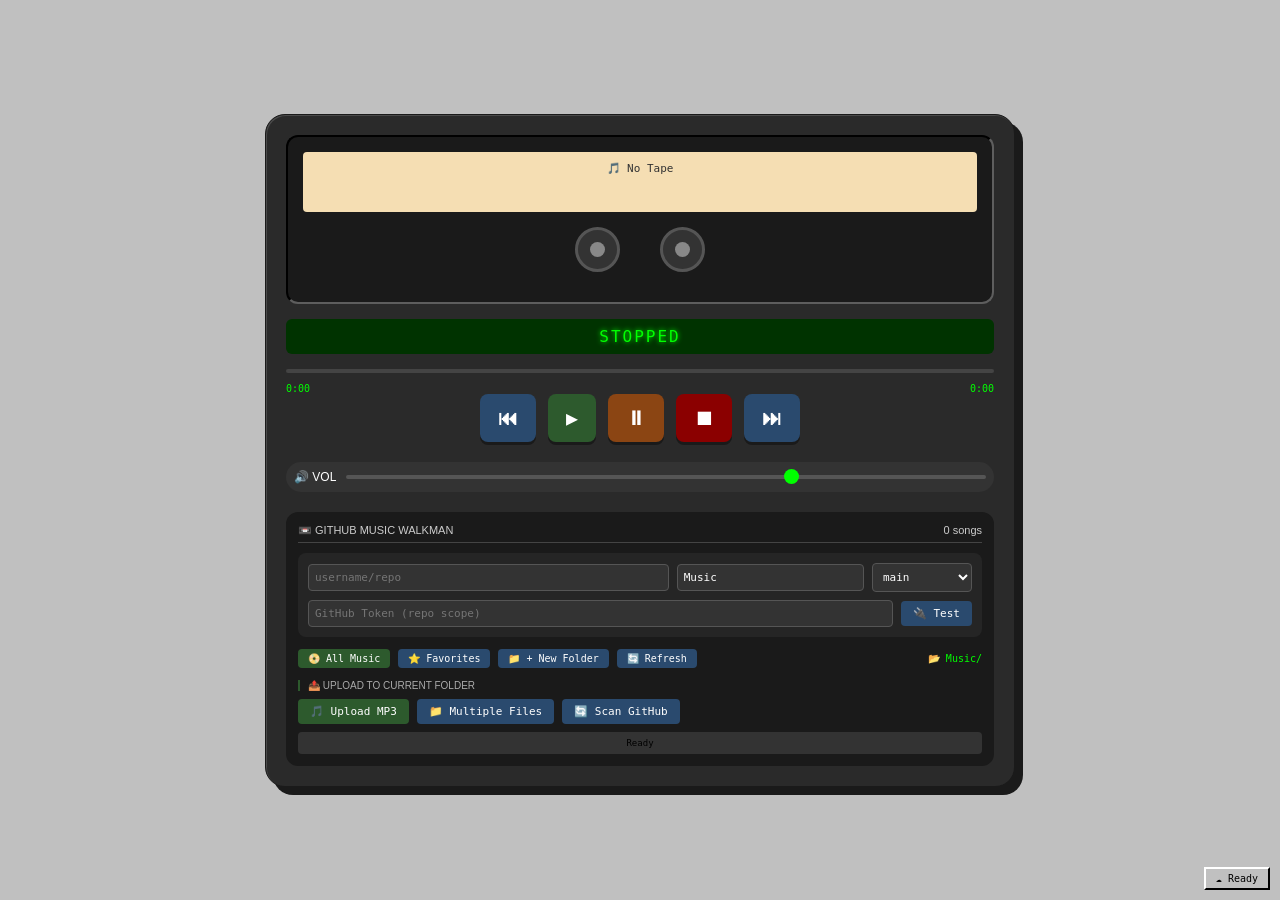
<file: walkman.html>
<!DOCTYPE html>
<html lang="en">
<head>
    <meta charset="UTF-8">
    <meta name="viewport" content="width=device-width, initial-scale=1.0, user-scalable=yes">
    <title>Retro Walkman - Music Library</title>
    <style>
        * { margin: 0; padding: 0; box-sizing: border-box; user-select: none; }
        body {
            background: #c0c0c0;
            min-height: 100vh;
            display: flex;
            justify-content: center;
            align-items: center;
            font-family: "MS Sans Serif", Tahoma, sans-serif;
            padding: 20px;
        }
        .walkman {
            background: #2a2a2a;
            border-radius: 20px;
            padding: 20px;
            width: 100%;
            max-width: 750px;
            box-shadow: 8px 8px 0px #1a1a1a, inset 1px 1px 0px #4a4a4a;
            border: 1px solid #1a1a1a;
        }
        .cassette-window {
            background: #1a1a1a;
            border-radius: 12px;
            padding: 15px;
            text-align: center;
            margin-bottom: 15px;
            border: 2px inset #0a0a0a;
        }
        .cassette-label {
            background: #f5deb3;
            padding: 10px;
            border-radius: 4px;
            font-family: monospace;
            font-size: 11px;
            color: #333;
            min-height: 60px;
            word-break: break-word;
        }
        .reels { display: flex; justify-content: center; gap: 40px; margin: 15px 0; }
        .reel {
            width: 45px; height: 45px; background: #333; border-radius: 50%;
            border: 3px solid #555; position: relative;
            animation: spin 2s linear infinite; animation-play-state: paused;
        }
        .reel::after { content: ''; position: absolute; top: 12px; left: 12px; width: 15px; height: 15px; background: #888; border-radius: 50%; }
        @keyframes spin { from { transform: rotate(0deg); } to { transform: rotate(360deg); } }
        .reel.spinning { animation-play-state: running; }
        .display {
            background: #003300; color: #00ff00; font-family: monospace; font-size: 16px;
            padding: 8px 12px; text-align: center; margin-bottom: 15px; border-radius: 6px;
            letter-spacing: 2px; text-shadow: 0 0 5px #00ff00; overflow: hidden; white-space: nowrap; text-overflow: ellipsis;
        }
        .buttons { display: flex; justify-content: center; gap: 12px; margin-bottom: 20px; flex-wrap: wrap; }
        .walkman-btn {
            background: #444; border: none; color: white; font-size: 20px; padding: 12px 18px;
            cursor: pointer; border-radius: 8px; box-shadow: 0 3px 0 #1a1a1a;
            font-family: monospace; font-weight: bold;
        }
        .walkman-btn:active { transform: translateY(2px); box-shadow: 0 1px 0 #1a1a1a; }
        .play-btn { background: #2d5a2d; }
        .pause-btn { background: #8b4513; }
        .stop-btn { background: #8b0000; }
        .prev-btn, .next-btn { background: #2a4a6e; }
        .volume-control {
            display: flex; align-items: center; gap: 10px; margin-bottom: 20px;
            background: #333; padding: 8px; border-radius: 20px;
        }
        .volume-control span { color: white; font-size: 12px; }
        input[type="range"] { flex: 1; height: 4px; -webkit-appearance: none; background: #555; border-radius: 2px; }
        input[type="range"]::-webkit-slider-thumb { -webkit-appearance: none; width: 15px; height: 15px; border-radius: 50%; background: #00ff00; cursor: pointer; }
        .library {
            background: #1a1a1a;
            border-radius: 12px;
            padding: 12px;
            margin-top: 15px;
            max-height: 350px;
            overflow-y: auto;
        }
        .library-header {
            display: flex;
            justify-content: space-between;
            align-items: center;
            margin-bottom: 10px;
            color: #ccc;
            font-size: 11px;
            padding-bottom: 5px;
            border-bottom: 1px solid #444;
            flex-wrap: wrap;
            gap: 8px;
        }
        .nav-bar {
            display: flex;
            gap: 8px;
            margin-bottom: 12px;
            flex-wrap: wrap;
            align-items: center;
        }
        .nav-btn {
            background: #2a4a6e;
            border: none;
            padding: 4px 10px;
            color: white;
            cursor: pointer;
            font-family: monospace;
            font-size: 10px;
            border-radius: 4px;
        }
        .nav-btn.active {
            background: #2d5a2d;
        }
        .current-folder {
            color: #0f0;
            font-size: 10px;
            font-family: monospace;
            flex: 1;
            text-align: right;
        }
        .section-title {
            color: #aaa;
            font-size: 10px;
            margin: 10px 0 5px;
            border-left: 2px solid #2d5a2d;
            padding-left: 8px;
        }
        .repo-settings {
            background: #252525;
            padding: 10px;
            border-radius: 8px;
            margin-bottom: 12px;
        }
        .repo-settings input, .repo-settings select {
            background: #333;
            border: 1px solid #555;
            color: white;
            padding: 6px;
            font-family: monospace;
            font-size: 11px;
            border-radius: 4px;
        }
        .retro-button {
            background: #2a4a6e;
            border: none;
            padding: 6px 12px;
            color: white;
            cursor: pointer;
            font-family: monospace;
            font-size: 11px;
            border-radius: 4px;
        }
        .retro-button.danger { background: #8b0000; }
        .retro-button.success { background: #2d5a2d; }
        .retro-button.warning { background: #b8860b; }
        .song-item {
            background: #2a2a2a;
            padding: 8px 10px;
            margin: 6px 0;
            border-radius: 6px;
            display: flex;
            justify-content: space-between;
            align-items: center;
            cursor: pointer;
            color: #ddd;
            font-size: 12px;
            gap: 8px;
            flex-wrap: wrap;
        }
        .song-item:hover { background: #3a3a3a; }
        .song-item.active { background: #2d5a2d; color: white; }
        .song-info {
            flex: 1;
            display: flex;
            align-items: center;
            gap: 10px;
            flex-wrap: wrap;
        }
        .song-name { font-weight: bold; }
        .song-artist { font-size: 10px; color: #aaa; }
        .active .song-artist { color: #cfc; }
        .star-btn {
            background: none;
            border: none;
            cursor: pointer;
            font-size: 16px;
            opacity: 0.6;
        }
        .star-btn.starred { opacity: 1; color: #ffcc00; text-shadow: 0 0 2px #ffcc00; }
        .folder-item {
            background: #252525;
            padding: 6px 10px;
            margin: 4px 0;
            border-radius: 6px;
            display: flex;
            justify-content: space-between;
            align-items: center;
            cursor: pointer;
            color: #88ccff;
            font-size: 12px;
        }
        .folder-item:hover { background: #353535; }
        .progress-bar { width: 100%; height: 4px; background: #444; border-radius: 2px; margin: 10px 0; cursor: pointer; }
        .progress-fill { height: 100%; background: #00ff00; border-radius: 2px; width: 0%; }
        .time-info { display: flex; justify-content: space-between; font-size: 10px; color: #00ff00; font-family: monospace; margin-top: 4px; }
        .sync-status {
            position: fixed; bottom: 10px; right: 10px; background: #c0c0c0;
            border: 2px solid #fff; border-right-color: #000; border-bottom-color: #000;
            padding: 4px 10px; font-size: 10px; z-index: 1000; font-family: monospace; cursor: pointer;
        }
        .modal {
            display: none; position: fixed; top: 0; left: 0; width: 100%; height: 100%;
            background: rgba(0,0,0,0.5); z-index: 2000; justify-content: center; align-items: center;
        }
        .modal-content {
            background: #c0c0c0; border: 2px solid #fff; border-right-color: #000; border-bottom-color: #000;
            width: 400px; max-width: 90%;
        }
        .modal-title-bar { background: #000080; color: white; padding: 6px 8px; display: flex; justify-content: space-between; cursor: move; }
        .modal-body { padding: 15px; }
        .modal-body input, .modal-body select { width: 100%; margin-bottom: 10px; padding: 5px; }
        .status-msg {
            background: #333;
            padding: 6px;
            border-radius: 4px;
            font-size: 10px;
            font-family: monospace;
            margin-top: 8px;
            text-align: center;
        }
        .flex-row { display: flex; gap: 8px; flex-wrap: wrap; align-items: center; }
        .progress-bar-upload {
            height: 4px;
            background: #444;
            border-radius: 2px;
            margin: 8px 0;
            display: none;
        }
        .progress-fill-upload { height: 100%; background: #2d5a2d; border-radius: 2px; width: 0%; }
        @media (max-width: 600px) {
            .walkman { padding: 12px; }
            .walkman-btn { padding: 8px 12px; font-size: 16px; }
            .display { font-size: 13px; }
            .song-item { flex-direction: column; align-items: flex-start; }
        }
    </style>
</head>
<body>
<div class="walkman">
    <div class="cassette-window">
        <div class="cassette-label" id="cassetteLabel">🎵 No Tape</div>
        <div class="reels">
            <div class="reel" id="reelLeft"></div>
            <div class="reel" id="reelRight"></div>
        </div>
    </div>
    <div class="display" id="nowPlaying">STOPPED</div>
    <div class="progress-bar" id="progressBar"><div class="progress-fill" id="progressFill"></div></div>
    <div class="time-info"><span id="currentTime">0:00</span><span id="totalTime">0:00</span></div>
    <div class="buttons">
        <button class="walkman-btn prev-btn" id="prevBtn">⏮</button>
        <button class="walkman-btn play-btn" id="playBtn">▶</button>
        <button class="walkman-btn pause-btn" id="pauseBtn">⏸</button>
        <button class="walkman-btn stop-btn" id="stopBtn">⏹</button>
        <button class="walkman-btn next-btn" id="nextBtn">⏭</button>
    </div>
    <div class="volume-control"><span>🔊 VOL</span><input type="range" id="volumeSlider" min="0" max="100" value="70"></div>
    
    <div class="library">
        <div class="library-header">
            <span>📼 GITHUB MUSIC WALKMAN</span>
            <span id="songCount">0 songs</span>
        </div>
        
        <!-- GitHub Repo Settings -->
        <div class="repo-settings">
            <div class="flex-row" style="margin-bottom: 8px;">
                <input type="text" id="githubRepo" placeholder="username/repo" style="flex:2;">
                <input type="text" id="githubFolder" value="Music" placeholder="folder" style="flex:1;">
                <select id="githubBranch" style="width: 100px;">
                    <option value="main">main</option>
                    <option value="master">master</option>
                </select>
            </div>
            <div class="flex-row">
                <input type="password" id="githubToken" placeholder="GitHub Token (repo scope)" style="flex:3;">
                <button id="testConnectionBtn" class="retro-button">🔌 Test</button>
            </div>
        </div>
        
        <!-- Navigation: Library / Favorites -->
        <div class="nav-bar">
            <button id="viewLibraryBtn" class="nav-btn active">📀 All Music</button>
            <button id="viewFavoritesBtn" class="nav-btn">⭐ Favorites</button>
            <button id="createFolderBtn" class="nav-btn">📁 + New Folder</button>
            <button id="refreshBtn" class="nav-btn">🔄 Refresh</button>
            <span class="current-folder" id="currentFolderDisplay">📂 Music/</span>
        </div>
        
        <!-- Folder Browser -->
        <div id="folderBrowser" style="margin-bottom: 10px;"></div>
        
        <!-- Song List -->
        <div id="songList"></div>
        
        <!-- Upload Area -->
        <div class="section-title">📤 UPLOAD TO CURRENT FOLDER</div>
        <div class="flex-row" style="margin: 8px 0;">
            <label class="retro-button success" style="cursor: pointer;">
                🎵 Upload MP3
                <input type="file" id="uploadFileInput" accept="audio/*" style="display: none;">
            </label>
            <label class="retro-button" style="cursor: pointer;">
                📁 Multiple Files
                <input type="file" id="uploadMultiInput" accept="audio/*" multiple style="display: none;">
            </label>
            <button id="scanGithubBtn" class="retro-button">🔄 Scan GitHub</button>
        </div>
        <div id="uploadProgress" class="progress-bar-upload"><div class="progress-fill-upload" id="uploadProgressFill"></div></div>
        <div id="uploadStatus" class="status-msg" style="margin-top: 6px; font-size: 9px;">Ready</div>
    </div>
</div>

<div class="sync-status" id="syncStatusIndicator">☁️ Ready</div>

<script>
    // ========== CONFIGURATION ==========
    let githubToken = localStorage.getItem('walkman_upload_token') || "";
    let githubRepo = localStorage.getItem('walkman_github_repo') || "";
    let githubBaseFolder = localStorage.getItem('walkman_github_folder') || "Music";
    let githubBranch = localStorage.getItem('walkman_github_branch') || "main";
    
    // App state
    let musicLibrary = [];        // { id, name, artist, url, path, folder, starred }
    let currentView = "library";  // "library" or "favorites"
    let currentFolder = "";       // relative path within Music folder (e.g., "Rock" or "Rock/Subfolder")
    let folders = [];             // list of folders found
    let currentIndex = 0;
    let audio = new Audio();
    let isPlaying = false;
    
    // DOM elements
    const repoInput = document.getElementById('githubRepo');
    const folderInput = document.getElementById('githubFolder');
    const branchSelect = document.getElementById('githubBranch');
    const tokenInput = document.getElementById('githubToken');
    
    // Load saved settings
    if (githubRepo) repoInput.value = githubRepo;
    if (githubBaseFolder) folderInput.value = githubBaseFolder;
    branchSelect.value = githubBranch;
    if (githubToken) tokenInput.value = "••••••••";
    
    function saveSettings() {
        githubRepo = repoInput.value.trim();
        githubBaseFolder = folderInput.value.trim();
        githubBranch = branchSelect.value;
        if (tokenInput.value && tokenInput.value !== "••••••••") {
            githubToken = tokenInput.value;
            localStorage.setItem('walkman_upload_token', githubToken);
        }
        localStorage.setItem('walkman_github_repo', githubRepo);
        localStorage.setItem('walkman_github_folder', githubBaseFolder);
        localStorage.setItem('walkman_github_branch', githubBranch);
    }
    
    // ========== HELPER FUNCTIONS ==========
    function showStatus(msg, isError = false) {
        const div = document.getElementById('uploadStatus');
        div.textContent = msg;
        div.style.color = isError ? '#ff6666' : '#00ff00';
        setTimeout(() => {
            if (document.getElementById('uploadStatus').textContent === msg) {
                div.textContent = 'Ready';
                div.style.color = '#aaa';
            }
        }, 3000);
    }
    
    function escapeHtml(str) {
        if (!str) return '';
        return str.replace(/[&<>]/g, m => ({ '&': '&amp;', '<': '&lt;', '>': '&gt;' }[m]));
    }
    
    function parseMetadata(filename) {
        // Try to extract artist from "Artist - Song Name.mp3" format
        let name = filename.replace(/\.[^/.]+$/, '');
        let artist = "";
        if (name.includes(" - ")) {
            const parts = name.split(" - ");
            artist = parts[0];
            name = parts.slice(1).join(" - ");
        }
        return { name: name.length > 40 ? name.substring(0,37)+'...' : name, artist: artist.substring(0,30) };
    }
    
    // ========== GITHUB API FUNCTIONS ==========
    async function getFolderContents(folderPath = "") {
        if (!githubRepo) return [];
        saveSettings();
        
        const fullPath = githubBaseFolder ? (folderPath ? `${githubBaseFolder}/${folderPath}` : githubBaseFolder) : folderPath;
        const apiUrl = `https://api.github.com/repos/${githubRepo}/contents/${fullPath}?ref=${githubBranch}`;
        
        try {
            const response = await fetch(apiUrl, {
                headers: githubToken ? { 'Authorization': `token ${githubToken}` } : {}
            });
            if (!response.ok) return [];
            const items = await response.json();
            if (!Array.isArray(items)) return [];
            
            const audioFiles = [];
            const subfolders = [];
            
            for (let item of items) {
                if (item.type === 'dir') {
                    subfolders.push({ name: item.name, path: folderPath ? `${folderPath}/${item.name}` : item.name });
                } else if (item.type === 'file' && item.name.match(/\.(mp3|wav|ogg|m4a|flac)$/i)) {
                    const rawUrl = `https://raw.githubusercontent.com/${githubRepo}/${githubBranch}/${item.path}`;
                    const metadata = parseMetadata(item.name);
                    audioFiles.push({
                        id: item.sha,
                        name: metadata.name,
                        artist: metadata.artist,
                        url: rawUrl,
                        path: item.path,
                        folder: folderPath,
                        starred: localStorage.getItem(`starred_${item.path}`) === 'true'
                    });
                }
            }
            return { songs: audioFiles, folders: subfolders };
        } catch(err) {
            console.error('Scan error:', err);
            return { songs: [], folders: [] };
        }
    }
    
    async function scanEntireLibrary() {
        if (!githubRepo) {
            showStatus("❌ Enter GitHub repo first", true);
            return;
        }
        showStatus("🔍 Scanning GitHub library...");
        
        async function scanFolder(relPath = "") {
            const result = await getFolderContents(relPath);
            let allSongs = [...result.songs];
            for (let sub of result.folders) {
                const subResult = await scanFolder(sub.path);
                allSongs = allSongs.concat(subResult);
            }
            return allSongs;
        }
        
        const allSongs = await scanFolder("");
        musicLibrary = allSongs;
        
        // Build folder list
        const folderSet = new Set();
        musicLibrary.forEach(song => {
            if (song.folder) folderSet.add(song.folder);
        });
        folders = Array.from(folderSet).sort();
        
        savePlaylist();
        renderCurrentView();
        showStatus(`✅ Loaded ${musicLibrary.length} songs`);
    }
    
    async function uploadToCurrentFolder(file) {
        if (!githubRepo || !githubToken) {
            showStatus("❌ Set GitHub repo and token first", true);
            return null;
        }
        saveSettings();
        
        const folderPath = currentFolder ? `${githubBaseFolder}/${currentFolder}` : githubBaseFolder;
        const safeName = file.name.replace(/[^a-zA-Z0-9._-]/g, '_');
        const filePath = `${folderPath}/${safeName}`;
        const apiUrl = `https://api.github.com/repos/${githubRepo}/contents/${filePath}`;
        
        const reader = new FileReader();
        return new Promise((resolve, reject) => {
            reader.onload = async function(e) {
                const base64Content = e.target.result.split(',')[1];
                let sha = null;
                try {
                    const checkRes = await fetch(apiUrl, {
                        headers: { 'Authorization': `token ${githubToken}` }
                    });
                    if (checkRes.ok) {
                        const existing = await checkRes.json();
                        sha = existing.sha;
                    }
                } catch(e) {}
                
                const body = {
                    message: sha ? `Update ${safeName}` : `Add ${safeName}`,
                    content: base64Content,
                    branch: githubBranch
                };
                if (sha) body.sha = sha;
                
                try {
                    const response = await fetch(apiUrl, {
                        method: 'PUT',
                        headers: {
                            'Authorization': `token ${githubToken}`,
                            'Content-Type': 'application/json'
                        },
                        body: JSON.stringify(body)
                    });
                    if (!response.ok) throw new Error(`HTTP ${response.status}`);
                    const data = await response.json();
                    const rawUrl = `https://raw.githubusercontent.com/${githubRepo}/${githubBranch}/${filePath}`;
                    resolve({ success: true, url: rawUrl, name: safeName, path: filePath });
                } catch(err) {
                    reject(err);
                }
            };
            reader.onerror = () => reject(new Error('Failed to read file'));
            reader.readAsDataURL(file);
        });
    }
    
    async function createNewFolder(folderName) {
        if (!githubRepo || !githubToken) {
            showStatus("❌ Set GitHub repo and token first", true);
            return false;
        }
        saveSettings();
        
        const cleanName = folderName.replace(/[^a-zA-Z0-9_\-]/g, '_');
        const folderPath = currentFolder ? `${githubBaseFolder}/${currentFolder}/${cleanName}` : `${githubBaseFolder}/${cleanName}`;
        const apiUrl = `https://api.github.com/repos/${githubRepo}/contents/${folderPath}/.gitkeep`;
        
        try {
            const response = await fetch(apiUrl, {
                method: 'PUT',
                headers: {
                    'Authorization': `token ${githubToken}`,
                    'Content-Type': 'application/json'
                },
                body: JSON.stringify({
                    message: `Create folder ${cleanName}`,
                    content: btoa(""),
                    branch: githubBranch
                })
            });
            if (response.ok) {
                showStatus(`✅ Folder "${cleanName}" created`);
                await scanEntireLibrary();
                return true;
            } else {
                throw new Error(`HTTP ${response.status}`);
            }
        } catch(err) {
            showStatus(`❌ Failed to create folder: ${err.message}`, true);
            return false;
        }
    }
    
    async function testConnection() {
        saveSettings();
        if (!githubRepo) {
            showStatus("Enter repo name", true);
            return;
        }
        try {
            const response = await fetch(`https://api.github.com/repos/${githubRepo}`, {
                headers: githubToken ? { 'Authorization': `token ${githubToken}` } : {}
            });
            if (response.ok) {
                showStatus(`✅ Connected to ${githubRepo}`);
            } else {
                showStatus(`❌ Repo not found (${response.status})`, true);
            }
        } catch(err) {
            showStatus(`❌ Connection failed`, true);
        }
    }
    
    // ========== FAVORITES ==========
    function toggleStar(songId, path) {
        const song = musicLibrary.find(s => s.id === songId);
        if (song) {
            song.starred = !song.starred;
            localStorage.setItem(`starred_${path}`, song.starred);
            savePlaylist();
            renderCurrentView();
            if (currentView === "favorites") renderCurrentView();
        }
    }
    
    // ========== RENDERING ==========
    function renderFolderBrowser() {
        const container = document.getElementById('folderBrowser');
        if (!container) return;
        
        const parts = currentFolder ? currentFolder.split('/') : [];
        let html = `<div style="display: flex; gap: 4px; flex-wrap: wrap; margin-bottom: 8px;">`;
        html += `<button class="nav-btn" data-folder="">📁 Root</button>`;
        let cumulativePath = "";
        for (let i = 0; i < parts.length; i++) {
            cumulativePath += (i > 0 ? "/" : "") + parts[i];
            html += `<span style="color:#888;">/</span>`;
            html += `<button class="nav-btn" data-folder="${cumulativePath}">📁 ${escapeHtml(parts[i])}</button>`;
        }
        html += `</div>`;
        
        // Show subfolders
        const subfolders = folders.filter(f => {
            if (!currentFolder) return !f.includes('/');
            return f.startsWith(currentFolder + '/') && f !== currentFolder && !f.slice(currentFolder.length+1).includes('/');
        });
        
        if (subfolders.length > 0) {
            html += `<div style="margin-top: 6px; padding: 4px; background: #252525; border-radius: 6px;">`;
            html += `<span style="font-size: 9px; color: #aaa;">📂 Subfolders:</span>`;
            for (let sub of subfolders) {
                const subName = sub.replace(currentFolder ? currentFolder + '/' : '', '');
                html += `<button class="nav-btn" data-folder="${sub}" style="margin-left: 8px;">📁 ${escapeHtml(subName)}</button>`;
            }
            html += `</div>`;
        }
        container.innerHTML = html;
        
        document.querySelectorAll('#folderBrowser .nav-btn').forEach(btn => {
            btn.addEventListener('click', () => {
                currentFolder = btn.dataset.folder || "";
                renderCurrentView();
            });
        });
    }
    
    function renderCurrentView() {
        renderFolderBrowser();
        document.getElementById('currentFolderDisplay').innerText = `📂 ${currentFolder || 'Music/'}`;
        
        let songsToShow = currentView === "favorites" ? musicLibrary.filter(s => s.starred) : musicLibrary;
        
        // Filter by current folder
        if (currentFolder) {
            songsToShow = songsToShow.filter(s => s.folder === currentFolder);
        } else {
            songsToShow = songsToShow.filter(s => !s.folder || !s.folder.includes('/'));
        }
        
        const container = document.getElementById('songList');
        if (songsToShow.length === 0) {
            container.innerHTML = `<div style="color:#666; text-align:center; padding:20px;">🎵 No songs in ${currentFolder || 'this folder'}</div>`;
            document.getElementById('songCount').innerText = musicLibrary.length + ' songs';
            return;
        }
        
        let html = '';
        songsToShow.forEach((song, idx) => {
            const isActive = (musicLibrary.indexOf(song) === currentIndex && currentView !== "favorites");
            html += `<div class="song-item ${isActive ? 'active' : ''}" data-id="${song.id}">
                <div class="song-info">
                    <span class="song-name">${escapeHtml(song.name)}</span>
                    ${song.artist ? `<span class="song-artist">${escapeHtml(song.artist)}</span>` : ''}
                </div>
                <div style="display: flex; gap: 8px; align-items: center;">
                    <button class="star-btn ${song.starred ? 'starred' : ''}" data-id="${song.id}" data-path="${song.path}">${song.starred ? '★' : '☆'}</button>
                    <button class="delete-song" data-id="${song.id}" data-path="${song.path}">🗑️</button>
                </div>
            </div>`;
        });
        container.innerHTML = html;
        document.getElementById('songCount').innerText = musicLibrary.length + ' songs';
        
        // Attach click handlers
        document.querySelectorAll('.song-item').forEach(item => {
            item.addEventListener('click', (e) => {
                if (e.target.classList.contains('star-btn') || e.target.classList.contains('delete-song')) return;
                const id = parseInt(item.dataset.id);
                const songIndex = musicLibrary.findIndex(s => s.id === id);
                if (songIndex !== -1) playSongAtIndex(songIndex);
            });
        });
        
        document.querySelectorAll('.star-btn').forEach(btn => {
            btn.addEventListener('click', (e) => {
                e.stopPropagation();
                const id = parseInt(btn.dataset.id);
                const song = musicLibrary.find(s => s.id === id);
                if (song) toggleStar(id, song.path);
            });
        });
        
        document.querySelectorAll('.delete-song').forEach(btn => {
            btn.addEventListener('click', async (e) => {
                e.stopPropagation();
                const path = btn.dataset.path;
                if (confirm('Delete this song from GitHub? This cannot be undone.')) {
                    await deleteFromGitHub(path);
                }
            });
        });
    }
    
    async function deleteFromGitHub(path) {
        if (!githubRepo || !githubToken) {
            showStatus("❌ GitHub token required", true);
            return;
        }
        
        const apiUrl = `https://api.github.com/repos/${githubRepo}/contents/${path}`;
        try {
            const getRes = await fetch(apiUrl, {
                headers: { 'Authorization': `token ${githubToken}` }
            });
            if (!getRes.ok) throw new Error('File not found');
            const fileData = await getRes.json();
            
            const deleteRes = await fetch(apiUrl, {
                method: 'DELETE',
                headers: {
                    'Authorization': `token ${githubToken}`,
                    'Content-Type': 'application/json'
                },
                body: JSON.stringify({
                    message: `Delete ${path}`,
                    sha: fileData.sha,
                    branch: githubBranch
                })
            });
            
            if (deleteRes.ok) {
                showStatus(`✅ Deleted ${path.split('/').pop()}`);
                await scanEntireLibrary();
            } else {
                throw new Error(`HTTP ${deleteRes.status}`);
            }
        } catch(err) {
            showStatus(`❌ Delete failed: ${err.message}`, true);
        }
    }
    
    // ========== UPLOAD HANDLERS ==========
    async function uploadSingleFile(file) {
        if (!githubRepo || !githubToken) {
            showStatus("❌ Enter GitHub repo and token first", true);
            return;
        }
        showStatus(`📤 Uploading ${file.name}...`);
        try {
            const result = await uploadToCurrentFolder(file);
            if (result) {
                showStatus(`✅ Uploaded: ${result.name}`);
                await scanEntireLibrary();
            }
        } catch(err) {
            showStatus(`❌ Failed: ${err.message}`, true);
        }
    }
    
    async function uploadMultipleFiles(files) {
        if (!githubRepo || !githubToken) {
            showStatus("❌ Enter GitHub repo and token first", true);
            return;
        }
        let success = 0;
        for (let i = 0; i < files.length; i++) {
            const file = files[i];
            if (!file.type.startsWith('audio/')) continue;
            showStatus(`📤 ${i+1}/${files.length}: ${file.name}`);
            try {
                await uploadToCurrentFolder(file);
                success++;
                await new Promise(r => setTimeout(r, 500));
            } catch(err) { console.error(err); }
        }
        showStatus(`✅ Uploaded ${success} songs`);
        await scanEntireLibrary();
    }
    
    // ========== PLAYLIST SAVE/LOAD ==========
    function savePlaylist() {
        localStorage.setItem('walkman_playlist_v2', JSON.stringify(musicLibrary.map(s => ({
            id: s.id, name: s.name, artist: s.artist, url: s.url, path: s.path, folder: s.folder, starred: s.starred
        }))));
    }
    
    function loadPlaylist() {
        const saved = localStorage.getItem('walkman_playlist_v2');
        if (saved) {
            try {
                const parsed = JSON.parse(saved);
                musicLibrary = parsed;
                // Restore starred status from localStorage if needed
                musicLibrary.forEach(s => {
                    const starred = localStorage.getItem(`starred_${s.path}`);
                    if (starred !== null) s.starred = starred === 'true';
                });
            } catch(e) {}
        }
        renderCurrentView();
    }
    
    // ========== PLAYER FUNCTIONS ==========
    function playSongAtIndex(idx) {
        if (idx < 0 || idx >= musicLibrary.length) return;
        currentIndex = idx;
        const song = musicLibrary[currentIndex];
        
        audio.pause();
        audio = new Audio(song.url);
        audio.volume = document.getElementById('volumeSlider').value / 100;
        audio.crossOrigin = "anonymous";
        
        document.getElementById('nowPlaying').innerText = song.name + (song.artist ? ` — ${song.artist}` : '');
        document.getElementById('cassetteLabel').innerHTML = `🎵 ${escapeHtml(song.name)}<br>${escapeHtml(song.artist || '')}`;
        
        audio.addEventListener('timeupdate', updateProgress);
        audio.addEventListener('loadedmetadata', () => {
            if (audio.duration && isFinite(audio.duration)) {
                const m = Math.floor(audio.duration / 60);
                const s = Math.floor(audio.duration % 60);
                document.getElementById('totalTime').innerText = `${m}:${s.toString().padStart(2,'0')}`;
            }
        });
        audio.addEventListener('ended', () => {
            if (currentIndex + 1 < musicLibrary.length) playSongAtIndex(currentIndex + 1);
            else stopPlayback();
        });
        
        audio.play().then(() => {
            isPlaying = true;
            startReels();
        }).catch(e => {
            console.error('Play error:', e);
        });
        
        renderCurrentView();
    }
    
    function updateProgress() {
        if (audio.duration && isFinite(audio.duration)) {
            const percent = (audio.currentTime / audio.duration) * 100;
            document.getElementById('progressFill').style.width = percent + '%';
            const m = Math.floor(audio.currentTime / 60);
            const s = Math.floor(audio.currentTime % 60);
            document.getElementById('currentTime').innerText = `${m}:${s.toString().padStart(2,'0')}`;
        }
    }
    
    function seekTo(e) {
        const rect = document.getElementById('progressBar').getBoundingClientRect();
        const percent = (e.clientX - rect.left) / rect.width;
        if (audio.duration && isFinite(audio.duration)) audio.currentTime = percent * audio.duration;
    }
    
    function playCurrent() {
        if (musicLibrary.length === 0) { showStatus("No music", true); return; }
        if (audio.src) { audio.play(); isPlaying = true; startReels(); }
        else playSongAtIndex(currentIndex);
    }
    function pauseCurrent() { audio.pause(); isPlaying = false; stopReels(); }
    function stopPlayback() {
        audio.pause(); audio.currentTime = 0; isPlaying = false;
        document.getElementById('nowPlaying').innerText = 'STOPPED';
        document.getElementById('cassetteLabel').innerHTML = '🎵 No Tape';
        document.getElementById('progressFill').style.width = '0%';
        document.getElementById('currentTime').innerText = '0:00';
        stopReels();
    }
    function nextSong() { if (musicLibrary.length) playSongAtIndex((currentIndex + 1) % musicLibrary.length); }
    function prevSong() { if (musicLibrary.length) playSongAtIndex((currentIndex - 1 + musicLibrary.length) % musicLibrary.length); }
    function startReels() {
        document.getElementById('reelLeft').classList.add('spinning');
        document.getElementById('reelRight').classList.add('spinning');
    }
    function stopReels() {
        document.getElementById('reelLeft').classList.remove('spinning');
        document.getElementById('reelRight').classList.remove('spinning');
    }
    function setVolume() { audio.volume = document.getElementById('volumeSlider').value / 100; }
    
    // ========== SYNC MODAL ==========
    function openSyncModal() { document.getElementById('syncModal').style.display = 'flex'; }
    function closeSyncModal() { document.getElementById('syncModal').style.display = 'none'; }
    
    // ========== EVENT LISTENERS ==========
    document.getElementById('playBtn').addEventListener('click', playCurrent);
    document.getElementById('pauseBtn').addEventListener('click', pauseCurrent);
    document.getElementById('stopBtn').addEventListener('click', stopPlayback);
    document.getElementById('nextBtn').addEventListener('click', nextSong);
    document.getElementById('prevBtn').addEventListener('click', prevSong);
    document.getElementById('volumeSlider').addEventListener('input', setVolume);
    document.getElementById('progressBar').addEventListener('click', seekTo);
    document.getElementById('testConnectionBtn').addEventListener('click', testConnection);
    document.getElementById('scanGithubBtn').addEventListener('click', scanEntireLibrary);
    document.getElementById('refreshBtn').addEventListener('click', scanEntireLibrary);
    document.getElementById('viewLibraryBtn').addEventListener('click', () => { currentView = "library"; renderCurrentView(); });
    document.getElementById('viewFavoritesBtn').addEventListener('click', () => { currentView = "favorites"; renderCurrentView(); });
    document.getElementById('createFolderBtn').addEventListener('click', () => {
        const folderName = prompt("New folder name:", "NewFolder");
        if (folderName) createNewFolder(folderName);
    });
    document.getElementById('syncStatusIndicator').addEventListener('click', openSyncModal);
    document.getElementById('closeSyncModal').addEventListener('click', closeSyncModal);
    
    document.getElementById('uploadFileInput').addEventListener('change', (e) => {
        if (e.target.files[0]) uploadSingleFile(e.target.files[0]);
        e.target.value = '';
    });
    document.getElementById('uploadMultiInput').addEventListener('change', (e) => {
        if (e.target.files.length) uploadMultipleFiles(e.target.files);
        e.target.value = '';
    });
    
    // Add sync modal
    if (!document.getElementById('syncModalContent')) {
        const syncModalHtml = `
        <div class="modal" id="syncModal">
            <div class="modal-content" id="syncModalContent">
                <div class="modal-title-bar" id="syncTitleBar"><span>☁️ Settings</span><span style="cursor:pointer" id="closeSyncModal2">✗</span></div>
                <div class="modal-body">
                    <p style="margin-bottom:10px;">Your music is stored in your GitHub repo. Playlist saves locally.</p>
                    <button id="exportPlaylistBtn" class="retro-button">💾 Export Playlist (JSON)</button>
                    <button id="clearStorageBtn" class="retro-button danger" style="margin-left:8px;">🗑️ Clear Local Data</button>
                </div>
            </div>
        </div>`;
        document.body.insertAdjacentHTML('beforeend', syncModalHtml);
        document.getElementById('closeSyncModal2').onclick = closeSyncModal;
        document.getElementById('exportPlaylistBtn')?.addEventListener('click', () => {
            const data = JSON.stringify(musicLibrary, null, 2);
            const blob = new Blob([data], {type: 'application/json'});
            const a = document.createElement('a');
            a.href = URL.createObjectURL(blob);
            a.download = `walkman_playlist_${new Date().toISOString().slice(0,19)}.json`;
            a.click();
        });
        document.getElementById('clearStorageBtn')?.addEventListener('click', () => {
            if (confirm('Clear local playlist cache? Your GitHub files remain safe.')) {
                localStorage.clear();
                location.reload();
            }
        });
    }
    
    function makeDraggable(popupId, handleId) {
        const popup = document.getElementById(popupId);
        const handle = document.getElementById(handleId);
        if (!popup || !handle) return;
        let pos1=0,pos2=0,pos3=0,pos4=0;
        handle.onmousedown = dragMouseDown;
        function dragMouseDown(e) { e.preventDefault(); pos3 = e.clientX; pos4 = e.clientY; document.onmouseup = closeDrag; document.onmousemove = elementDrag; }
        function elementDrag(e) { e.preventDefault(); pos1 = pos3 - e.clientX; pos2 = pos4 - e.clientY; pos3 = e.clientX; pos4 = e.clientY; popup.style.top = (popup.offsetTop - pos2) + 'px'; popup.style.left = (popup.offsetLeft - pos1) + 'px'; popup.style.transform = 'none'; }
        function closeDrag() { document.onmouseup = null; document.onmousemove = null; }
    }
    makeDraggable('syncModal', 'syncTitleBar');
    
    // ========== INIT ==========
    loadPlaylist();
    if (githubRepo) scanEntireLibrary();
</script>
</body>
</html>
</file>
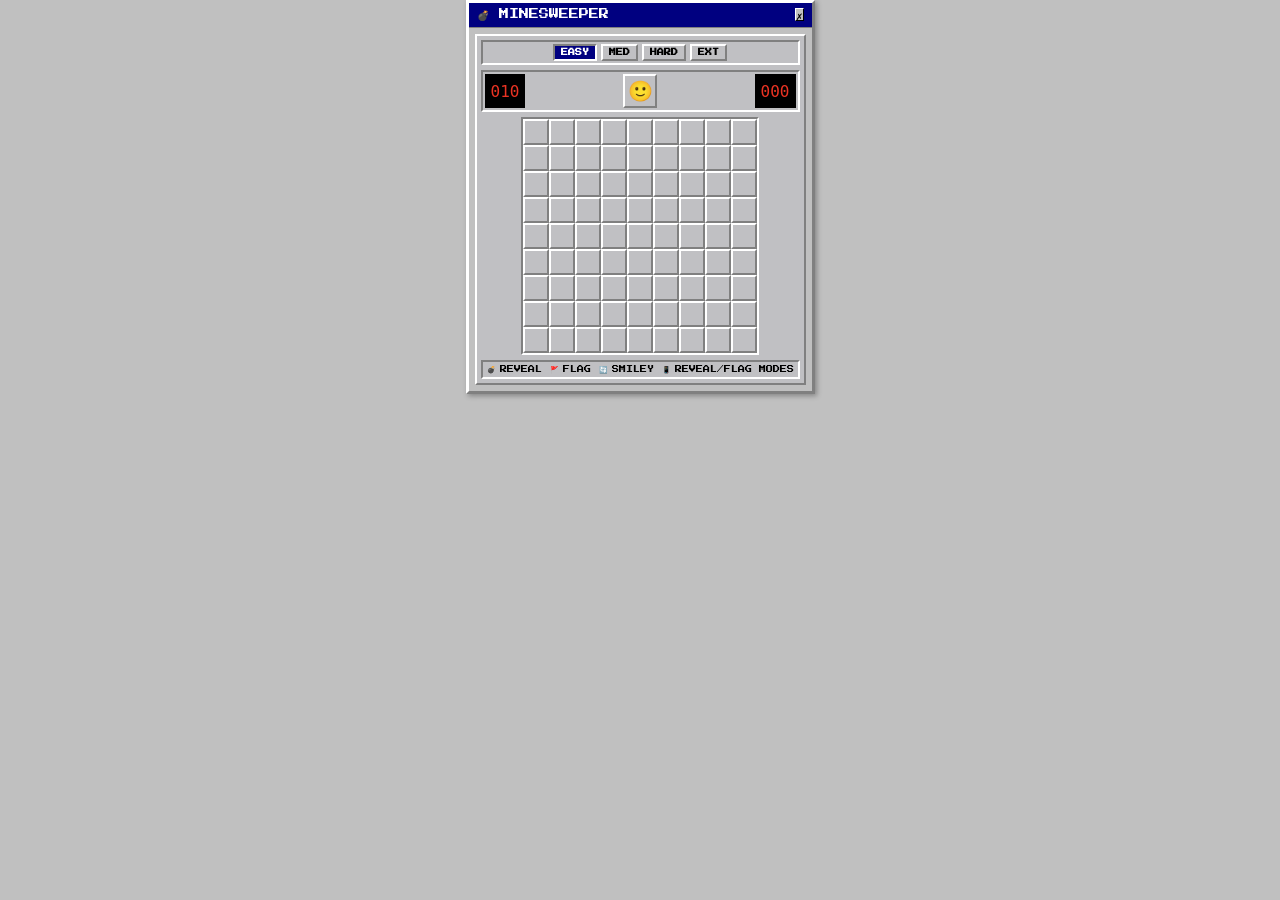
<file: games/minesweeper.html>
<!DOCTYPE html>
<html lang="en">
<head>
    <meta charset="UTF-8">
    <meta name="viewport" content="width=device-width, initial-scale=1.0, user-scalable=no">
    <title>💣 Minesweeper</title>
    <link href="https://fonts.googleapis.com/css2?family=Press+Start+2P&display=swap" rel="stylesheet">
    <style>
        * {
            user-select: none;
            box-sizing: border-box;
            margin: 0;
            padding: 0;
            -webkit-tap-highlight-color: transparent;
        }
        
        body {
            width: 100%;
            height: 100%;
            padding: 0;
            margin: 0;
            text-align: center;
            background: #c0c0c0;
            font-family: 'Press Start 2P', monospace;
            display: flex;
            justify-content: center;
            align-items: center;
        }
        
        /* Windows 95 style window frame */
        .window-frame {
            background: #c0c0c0;
            border: 3px solid;
            border-color: #fff #808080 #808080 #fff;
            display: inline-block;
            box-shadow: 2px 2px 5px rgba(0,0,0,0.3);
        }
        
        /* Custom title bar */
        .title-bar-custom {
            background: #000080;
            color: white;
            padding: 4px 8px;
            display: flex;
            justify-content: space-between;
            align-items: center;
            cursor: move;
            font-family: 'Press Start 2P', monospace;
            font-size: 10px;
            border-bottom: 1px solid #808080;
        }
        
        .title-bar-custom:active {
            cursor: grabbing;
        }
        
        .close-btn-custom {
            background: #c0c0c0;
            border: 1px solid #fff;
            border-right-color: #000;
            border-bottom-color: #000;
            width: 20px;
            height: 18px;
            text-align: center;
            line-height: 16px;
            cursor: pointer;
            font-size: 11px;
            font-weight: normal;
            color: #000;
        }
        
        .close-btn-custom:active {
            border: 1px solid #000;
            border-right-color: #fff;
            border-bottom-color: #fff;
        }
        
        .game-content {
            padding: 6px;
        }
        
        .game {
            display: inline-block;
            background: #c0c0c3;
            padding: 4px;
        }
        
        /* Outset border */
        .game,
        #grid button,
        #smiley {
            border: 2px solid;
            border-color: #fff #808080 #808080 #fff;
        }
        
        /* Inset border */
        .nav,
        #grid,
        #smiley:active {
            border: 2px solid;
            border-color: #808080 #fff #fff #808080;
        }
        
        /* Mobile Controls Bar */
        .mobile-controls {
            display: none;
            margin-bottom: 5px;
            justify-content: center;
            gap: 6px;
        }
        
        .mode-btn {
            background: #c0c0c3;
            border: 2px solid;
            border-color: #fff #808080 #808080 #fff;
            padding: 4px 8px;
            cursor: pointer;
            font-family: 'Press Start 2P', monospace;
            font-size: 8px;
            font-weight: bold;
            display: flex;
            align-items: center;
            gap: 4px;
        }
        
        .mode-btn.active {
            background: #000080;
            color: white;
            border-color: #808080 #fff #fff #808080;
        }
        
        .mode-btn:active {
            border-color: #808080 #fff #fff #808080;
        }
        
        @media (max-width: 768px), (pointer: coarse) {
            .mobile-controls {
                display: flex;
            }
        }
        
        .difficulty-bar {
            display: flex;
            gap: 4px;
            margin-bottom: 5px;
            justify-content: center;
            background: #c0c0c3;
            padding: 2px;
            border: 2px solid;
            border-color: #808080 #fff #fff #808080;
        }
        
        .difficulty-btn {
            background: #c0c0c3;
            border: 2px solid;
            border-color: #fff #808080 #808080 #fff;
            padding: 3px 6px;
            cursor: pointer;
            font-family: 'Press Start 2P', monospace;
            font-size: 7px;
            font-weight: bold;
        }
        
        .difficulty-btn:active {
            border-color: #808080 #fff #fff #808080;
        }
        
        .difficulty-btn.active {
            background: #000080;
            color: white;
            border-color: #808080 #fff #fff #808080;
        }
        
        .nav {
            display: flex;
            margin-bottom: 5px;
            padding: 2px;
            justify-content: space-between;
            gap: 8px;
        }
        
        #mines-left,
        #timer {
            display: flex;
            align-items: center;
            color: #ea3323;
            background: #000;
            padding: 3px 6px;
            font-size: 16px;
            font-family: monospace;
        }
        
        #smiley {
            display: block;
            padding: 0;
            width: 34px;
            height: 34px;
            font-size: 20px;
            background: inherit;
            cursor: pointer;
            line-height: 30px;
        }
        
        #smiley::after {
            content: '🙂';
        }
        
        #smiley.lost::after {
            content: '😵‍💫';
        }
        
        #smiley.won::after {
            content: '😎';
        }
        
        #grid {
            display: inline-grid;
            user-select: none;
        }
        
        #grid button {
            display: block;
            padding: 0;
            width: 26px;
            height: 26px;
            font-family: inherit;
            font-size: 14px;
            background: inherit;
            cursor: pointer;
        }
        
        #grid button:active {
            border-color: #808080 #fff #fff #808080;
        }
        
        #grid button:disabled {
            background: #c0c0c3;
            border: 1px solid #808080;
            border-bottom: none;
            border-right: none;
            color: inherit;
        }
        
        #grid button:disabled.exploded {
            background: #ea3323;
        }
        
        #grid button.flagged::after {
            content: '🚩';
            font-size: 12px;
        }
        
        #grid button.mine::after {
            content: '💣';
            font-size: 12px;
        }
        
        #grid button.value-1 { color: #0100f3; }
        #grid button.value-2 { color: #367c21; }
        #grid button.value-3 { color: #e93323; }
        #grid button.value-4 { color: #020079; }
        #grid button.value-5 { color: #78150e; }
        #grid button.value-6 { color: #387e7e; }
        #grid button.value-7 { color: #000000; }
        #grid button.value-8 { color: #808080; }
        
        .directions-panel {
            background: #c0c0c3;
            border: 2px solid;
            border-color: #808080 #fff #fff #808080;
            padding: 3px 4px;
            margin-top: 5px;
            font-size: 7px;
            display: flex;
            flex-wrap: wrap;
            gap: 8px;
            justify-content: center;
            font-family: 'Press Start 2P', monospace;
        }
        
        .direction-item {
            display: flex;
            align-items: center;
            gap: 4px;
        }
        
        /* Modal Dialog */
        .game-overlay {
            position: fixed;
            top: 0;
            left: 0;
            right: 0;
            bottom: 0;
            background: rgba(0,0,0,0.5);
            display: flex;
            justify-content: center;
            align-items: center;
            z-index: 1000;
        }
        
        .game-message {
            background: #c0c0c0;
            border: 3px solid #fff;
            border-right-color: #000;
            border-bottom-color: #000;
            min-width: 220px;
            text-align: center;
            box-shadow: 2px 2px 5px rgba(0,0,0,0.3);
            font-family: 'Press Start 2P', monospace;
        }
        
        .game-message .title-bar {
            background: #000080;
            color: white;
            padding: 6px 8px;
            font-size: 10px;
            display: flex;
            justify-content: space-between;
            align-items: center;
            margin: 0;
            cursor: move;
        }
        
        .game-message .close-btn {
            background: #c0c0c0;
            border: 1px solid #fff;
            border-right-color: #000;
            border-bottom-color: #000;
            width: 20px;
            height: 18px;
            text-align: center;
            line-height: 16px;
            cursor: pointer;
            font-size: 11px;
            font-weight: normal;
        }
        
        .game-message .close-btn:active {
            border: 1px solid #000;
            border-right-color: #fff;
            border-bottom-color: #fff;
        }
        
        .game-message .message-content {
            padding: 20px 30px;
            text-align: center;
            font-size: 11px;
            font-weight: bold;
        }
        
        .game-message .message-content button {
            margin-top: 15px;
            background: #c0c0c0;
            border: 2px solid #fff;
            border-right-color: #000;
            border-bottom-color: #000;
            padding: 5px 15px;
            cursor: pointer;
            font-family: 'Press Start 2P', monospace;
            font-size: 9px;
        }
        
        .game-message .message-content button:active {
            border: 2px solid #000;
            border-right-color: #fff;
            border-bottom-color: #fff;
        }
    </style>
</head>
<body>
<div class="window-frame">
    <div class="title-bar-custom" id="titleBar">
        <span>💣 MINESWEEPER</span>
        <div><span class="close-btn-custom" id="closeBtnPopup">✗</span></div>
    </div>
    <div class="game-content">
        <div class="game">
            <!-- Mobile Controls -->
            <div class="mobile-controls">
                <button class="mode-btn" id="revealModeBtn">🔍 REVEAL</button>
                <button class="mode-btn" id="flagModeBtn">🚩 FLAG</button>
            </div>
            
            <div class="difficulty-bar">
                <button class="difficulty-btn" data-difficulty="easy">EASY</button>
                <button class="difficulty-btn" data-difficulty="medium">MED</button>
                <button class="difficulty-btn" data-difficulty="hard">HARD</button>
                <button class="difficulty-btn" data-difficulty="extreme">EXT</button>
            </div>
            
            <div class="nav">
                <div id="mines-left">000</div>
                <button id="smiley"></button>
                <div id="timer">000</div>
            </div>
            
            <div id="grid"></div>
            
            <!-- Directions Panel -->
            <div class="directions-panel">
                <div class="direction-item"><span>💣</span><span>REVEAL</span></div>
                <div class="direction-item"><span>🚩</span><span>FLAG</span></div>
                <div class="direction-item"><span>🔄</span><span>SMILEY</span></div>
                <div class="direction-item"><span>📱</span><span>REVEAL/FLAG MODES</span></div>
            </div>
        </div>
    </div>
</div>

<script>
    const DIFFICULTIES = {
        easy: { width: 9, height: 9, mines: 10 },
        medium: { width: 16, height: 16, mines: 40 },
        hard: { width: 16, height: 30, mines: 99 },
        extreme: { width: 20, height: 30, mines: 160 }
    };
    
    let currentDifficulty = 'easy';
    let board = [];
    let gameActive = true;
    let firstMove = true;
    let flagsPlaced = 0;
    let timer = 0;
    let timerInterval = null;
    let currentMines = 10;
    let currentWidth = 9;
    let currentHeight = 9;
    let mobileMode = 'reveal';
    let currentOverlay = null;
    
    function resizeWindow() {
        const config = DIFFICULTIES[currentDifficulty];
        const boardWidth = config.width * 26;
        const boardHeight = config.height * 26;
        const contentWidth = boardWidth + 18;
        const contentHeight = boardHeight + 130;
        
        window.resizeTo(contentWidth, contentHeight);
        window.moveTo(
            (screen.width - contentWidth) / 2,
            (screen.height - contentHeight) / 2
        );
    }
    
    function closeOverlay() {
        if (currentOverlay) {
            currentOverlay.remove();
            currentOverlay = null;
        }
    }
    
    function showGameOverMessage(msg) {
        closeOverlay();
        const overlay = document.createElement('div');
        overlay.className = 'game-overlay';
        overlay.innerHTML = `
            <div class="game-message">
                <div class="title-bar">
                    <span>💀 GAME OVER</span>
                    <div><span class="close-btn" id="closeMessageBtn">✗</span></div>
                </div>
                <div class="message-content">
                    ${msg}<br>
                    <button id="newGameBtn">🔄 NEW GAME</button>
                </div>
            </div>
        `;
        document.body.appendChild(overlay);
        currentOverlay = overlay;
        
        document.getElementById('closeMessageBtn').onclick = () => closeOverlay();
        document.getElementById('newGameBtn').onclick = () => {
            closeOverlay();
            initGame();
        };
    }
    
    function showWinMessage(msg) {
        closeOverlay();
        const overlay = document.createElement('div');
        overlay.className = 'game-overlay';
        overlay.innerHTML = `
            <div class="game-message">
                <div class="title-bar">
                    <span>🎉 VICTORY!</span>
                    <div><span class="close-btn" id="closeMessageBtn">✗</span></div>
                </div>
                <div class="message-content">
                    ${msg}<br>
                    <button id="newGameBtn">🔄 NEW GAME</button>
                </div>
            </div>
        `;
        document.body.appendChild(overlay);
        currentOverlay = overlay;
        
        document.getElementById('closeMessageBtn').onclick = () => closeOverlay();
        document.getElementById('newGameBtn').onclick = () => {
            closeOverlay();
            initGame();
        };
    }
    
    function initGame() {
        closeOverlay();
        if (timerInterval) clearInterval(timerInterval);
        timer = 0;
        updateTimer();
        gameActive = true;
        firstMove = true;
        flagsPlaced = 0;
        
        const config = DIFFICULTIES[currentDifficulty];
        currentMines = config.mines;
        currentWidth = config.width;
        currentHeight = config.height;
        
        updateMineCounter();
        document.getElementById('smiley').className = '';
        
        board = Array(currentHeight).fill().map(() => Array(currentWidth).fill().map(() => ({
            revealed: false,
            mine: false,
            flagged: false,
            neighbor: 0
        })));
        
        render();
        resizeWindow();
    }
    
    function placeMines(firstX, firstY) {
        let placed = 0;
        while (placed < currentMines) {
            const x = Math.floor(Math.random() * currentWidth);
            const y = Math.floor(Math.random() * currentHeight);
            const isFirstCell = (x === firstX && y === firstY);
            const isAdjacent = Math.abs(x - firstX) <= 1 && Math.abs(y - firstY) <= 1;
            if (!board[y][x].mine && !isFirstCell && !isAdjacent) {
                board[y][x].mine = true;
                placed++;
            }
        }
        calculateNeighbors();
    }
    
    function calculateNeighbors() {
        for (let y = 0; y < currentHeight; y++) {
            for (let x = 0; x < currentWidth; x++) {
                if (!board[y][x].mine) {
                    board[y][x].neighbor = getNeighborMines(x, y);
                }
            }
        }
    }
    
    function getNeighborMines(x, y) {
        let count = 0;
        for (let i = -1; i <= 1; i++) {
            for (let j = -1; j <= 1; j++) {
                const newX = x + i;
                const newY = y + j;
                if (newX >= 0 && newX < currentWidth && newY >= 0 && newY < currentHeight && board[newY][newX].mine) {
                    count++;
                }
            }
        }
        return count;
    }
    
    function reveal(x, y) {
        if (!gameActive || board[y][x].revealed || board[y][x].flagged) return;
        
        if (firstMove) {
            firstMove = false;
            placeMines(x, y);
            startTimer();
        }
        
        board[y][x].revealed = true;
        
        if (board[y][x].mine) {
            gameActive = false;
            if (timerInterval) clearInterval(timerInterval);
            document.getElementById('smiley').className = 'lost';
            revealAllMines();
            render();
            showGameOverMessage('💥 GAME OVER! 💥');
            return;
        }
        
        if (board[y][x].neighbor === 0) {
            for (let i = -1; i <= 1; i++) {
                for (let j = -1; j <= 1; j++) {
                    const newX = x + i;
                    const newY = y + j;
                    if (newX >= 0 && newX < currentWidth && newY >= 0 && newY < currentHeight) {
                        reveal(newX, newY);
                    }
                }
            }
        }
        
        render();
        checkWin();
    }
    
    function revealAllMines() {
        for (let y = 0; y < currentHeight; y++) {
            for (let x = 0; x < currentWidth; x++) {
                if (board[y][x].mine) {
                    board[y][x].revealed = true;
                }
            }
        }
    }
    
    function toggleFlag(x, y) {
        if (!gameActive || board[y][x].revealed) return;
        
        if (!board[y][x].flagged && flagsPlaced < currentMines) {
            board[y][x].flagged = true;
            flagsPlaced++;
        } else if (board[y][x].flagged) {
            board[y][x].flagged = false;
            flagsPlaced--;
        }
        updateMineCounter();
        render();
        checkWin();
    }
    
    function checkWin() {
        let correctlyRevealed = 0;
        for (let y = 0; y < currentHeight; y++) {
            for (let x = 0; x < currentWidth; x++) {
                if (board[y][x].revealed && !board[y][x].mine) correctlyRevealed++;
            }
        }
        
        const totalSafeCells = currentWidth * currentHeight - currentMines;
        if (correctlyRevealed === totalSafeCells) {
            gameActive = false;
            if (timerInterval) clearInterval(timerInterval);
            document.getElementById('smiley').className = 'won';
            showWinMessage('🎉 YOU WIN! 🎉');
        }
    }
    
    function startTimer() {
        if (timerInterval) clearInterval(timerInterval);
        timerInterval = setInterval(() => {
            if (gameActive) {
                timer++;
                updateTimer();
            }
        }, 1000);
    }
    
    function updateMineCounter() {
        const remaining = currentMines - flagsPlaced;
        document.getElementById('mines-left').textContent = String(remaining).padStart(3, '0');
    }
    
    function updateTimer() {
        document.getElementById('timer').textContent = String(timer).padStart(3, '0');
    }
    
    function handleCellInteraction(x, y) {
        if (mobileMode === 'reveal') {
            reveal(x, y);
        } else {
            toggleFlag(x, y);
        }
    }
    
    function render() {
        const container = document.getElementById('grid');
        container.style.gridTemplateColumns = `repeat(${currentWidth}, 26px)`;
        container.innerHTML = '';
        
        for (let y = 0; y < currentHeight; y++) {
            for (let x = 0; x < currentWidth; x++) {
                const button = document.createElement('button');
                
                if (board[y][x].revealed) {
                    button.disabled = true;
                    if (board[y][x].mine) {
                        button.className = 'mine';
                    } else if (board[y][x].neighbor > 0) {
                        button.className = `value-${board[y][x].neighbor}`;
                        button.textContent = board[y][x].neighbor;
                    }
                } else if (board[y][x].flagged) {
                    button.className = 'flagged';
                }
                
                button.onclick = (e) => {
                    e.preventDefault();
                    handleCellInteraction(x, y);
                };
                
                button.oncontextmenu = (e) => {
                    e.preventDefault();
                    toggleFlag(x, y);
                    return false;
                };
                
                container.appendChild(button);
            }
        }
    }
    
    function changeDifficulty(difficulty) {
        closeOverlay();
        currentDifficulty = difficulty;
        
        document.querySelectorAll('.difficulty-btn').forEach(btn => {
            if (btn.dataset.difficulty === difficulty) {
                btn.classList.add('active');
            } else {
                btn.classList.remove('active');
            }
        });
        
        initGame();
    }
    
    function setMobileMode(mode) {
        mobileMode = mode;
        const revealBtn = document.getElementById('revealModeBtn');
        const flagBtn = document.getElementById('flagModeBtn');
        
        if (mode === 'reveal') {
            revealBtn.classList.add('active');
            flagBtn.classList.remove('active');
        } else {
            revealBtn.classList.remove('active');
            flagBtn.classList.add('active');
        }
    }
    
    // Make title bar draggable
    function makeDraggable() {
        const titleBar = document.getElementById('titleBar');
        let isDragging = false;
        let offsetX, offsetY;
        
        titleBar.addEventListener('mousedown', (e) => {
            if (e.target.classList.contains('close-btn-custom')) return;
            isDragging = true;
            offsetX = e.clientX - window.screenX;
            offsetY = e.clientY - window.screenY;
            titleBar.style.cursor = 'grabbing';
        });
        
        document.addEventListener('mousemove', (e) => {
            if (isDragging) {
                window.moveTo(e.clientX - offsetX, e.clientY - offsetY);
            }
        });
        
        document.addEventListener('mouseup', () => {
            isDragging = false;
            titleBar.style.cursor = '';
        });
    }
    
    document.querySelectorAll('.difficulty-btn').forEach(btn => {
        btn.addEventListener('click', () => {
            changeDifficulty(btn.dataset.difficulty);
        });
    });
    
    const revealModeBtn = document.getElementById('revealModeBtn');
    const flagModeBtn = document.getElementById('flagModeBtn');
    
    if (revealModeBtn && flagModeBtn) {
        revealModeBtn.addEventListener('click', () => setMobileMode('reveal'));
        flagModeBtn.addEventListener('click', () => setMobileMode('flag'));
        setMobileMode('reveal');
    }
    
    document.getElementById('smiley').onclick = () => {
        closeOverlay();
        initGame();
    };
    
    document.getElementById('closeBtnPopup').onclick = () => {
        window.close();
    };
    
    document.querySelector('.difficulty-btn[data-difficulty="easy"]').classList.add('active');
    
    makeDraggable();
    initGame();
</script>
</body>
</html>
</file>
